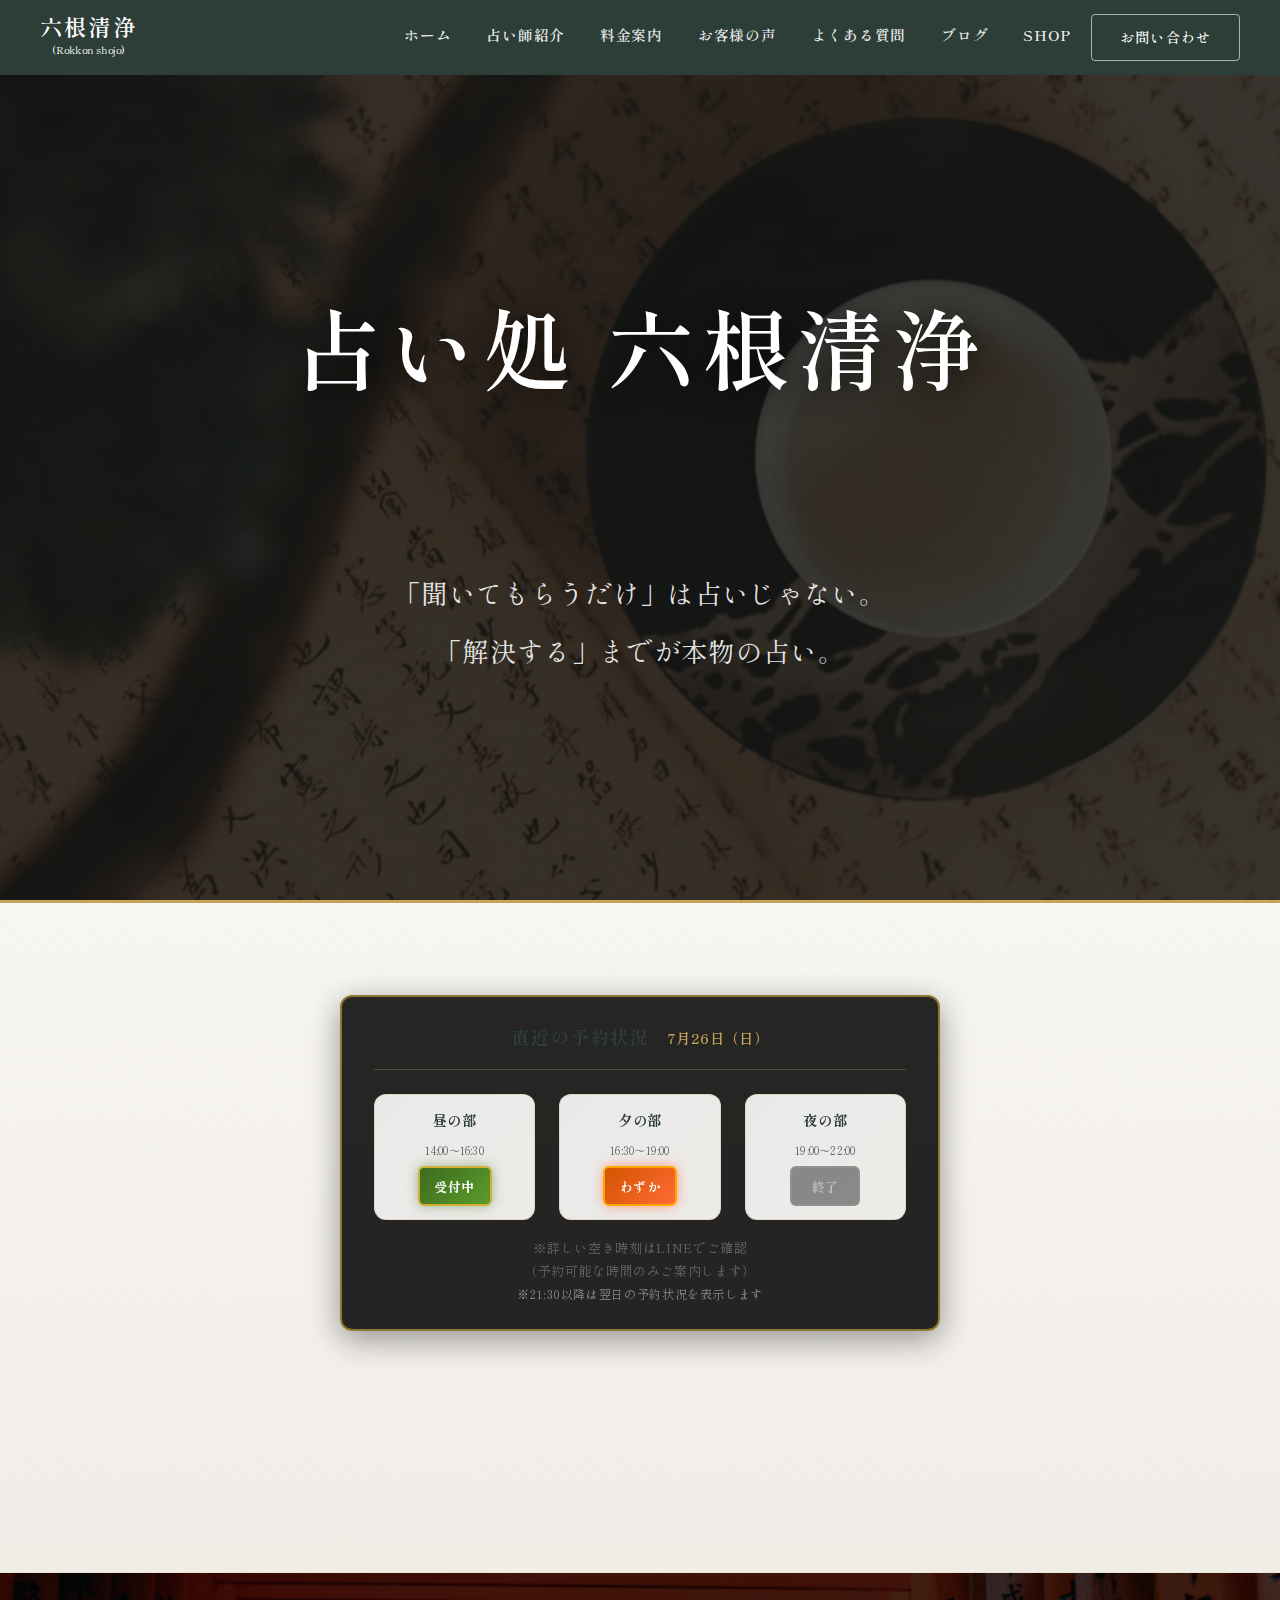
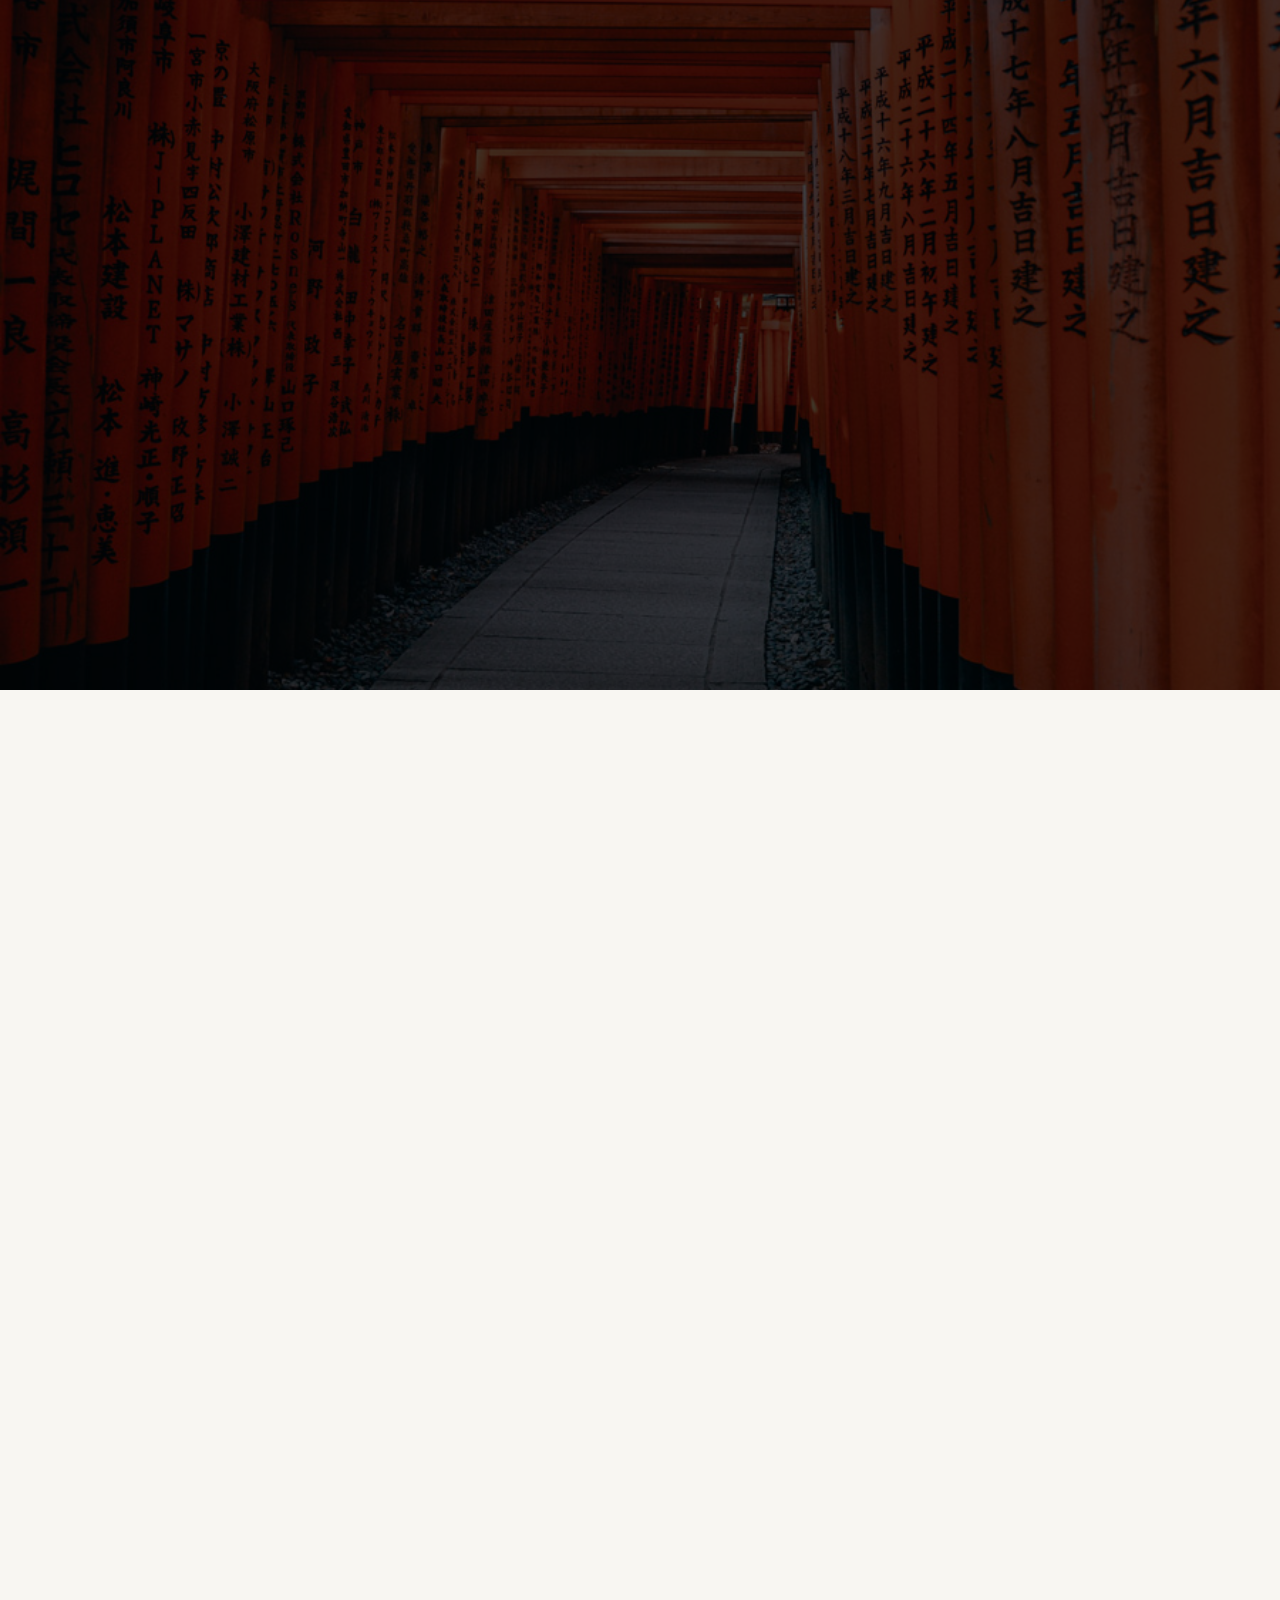
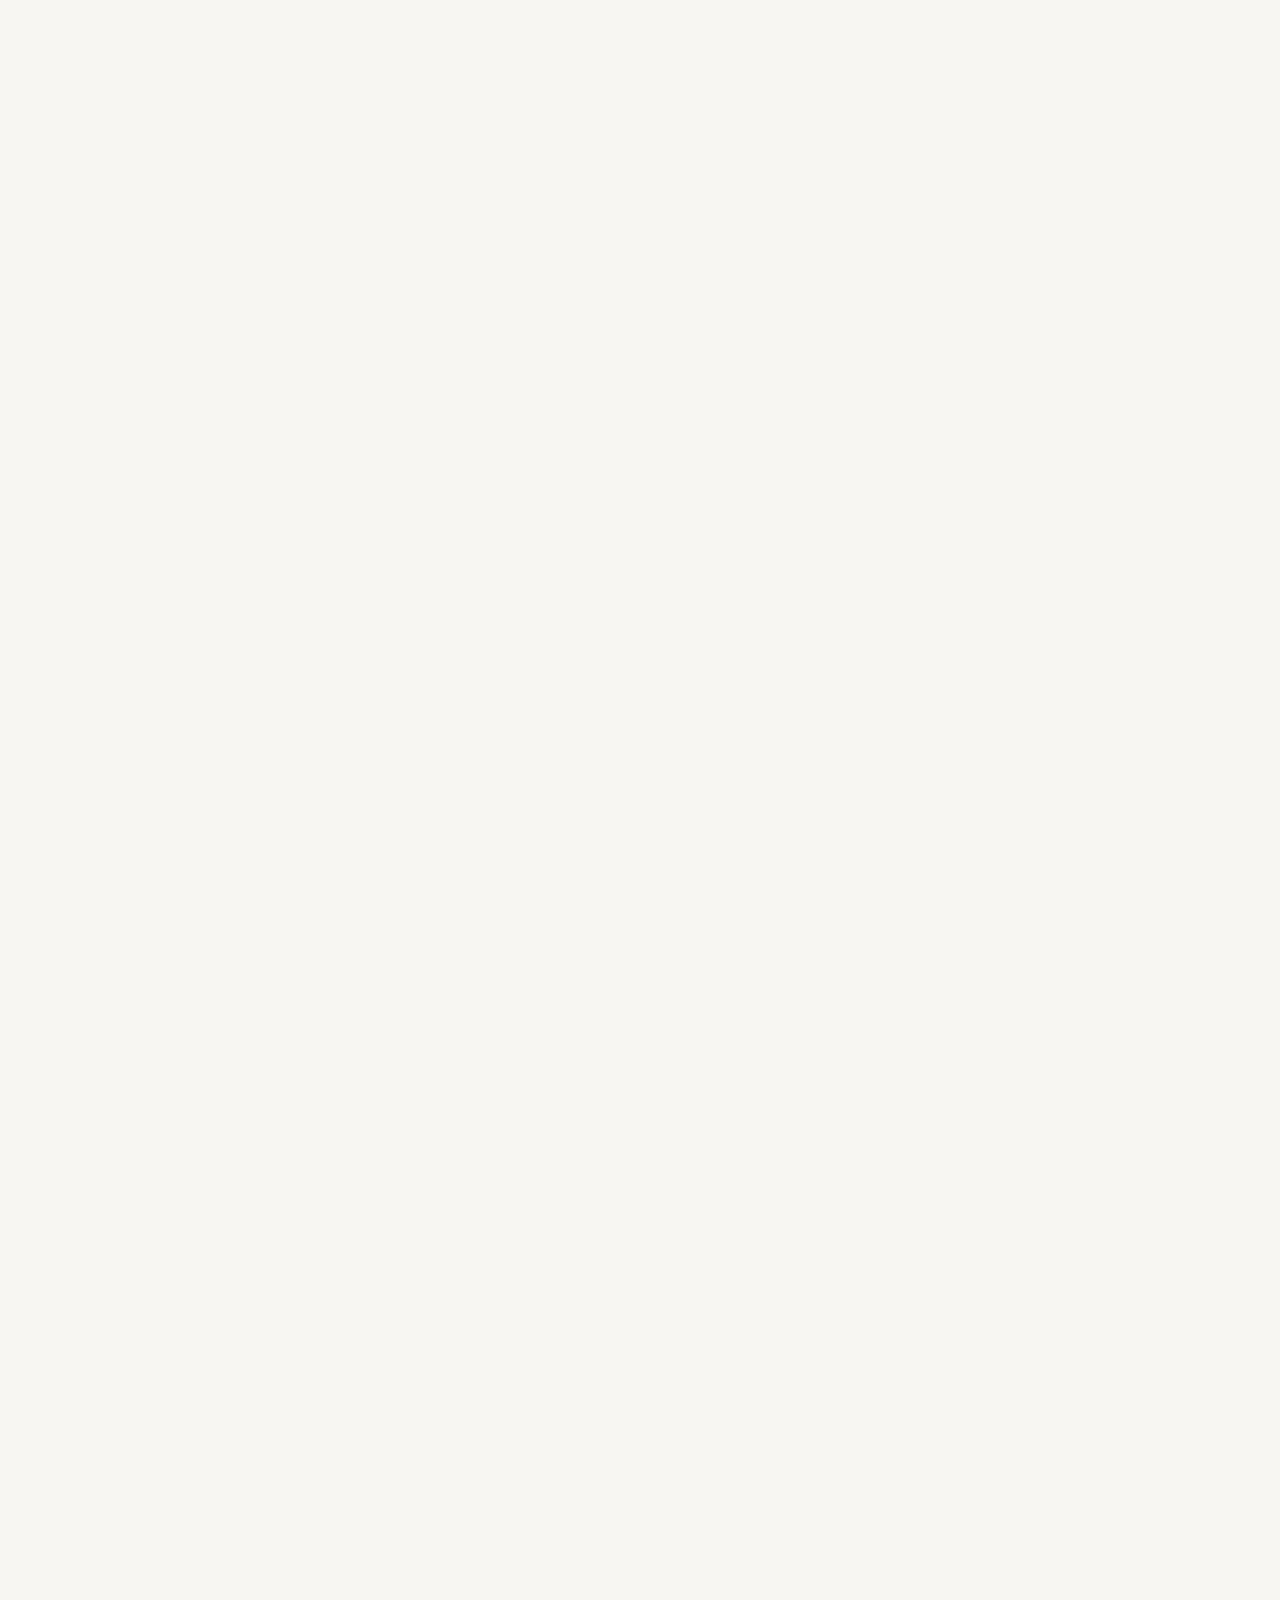
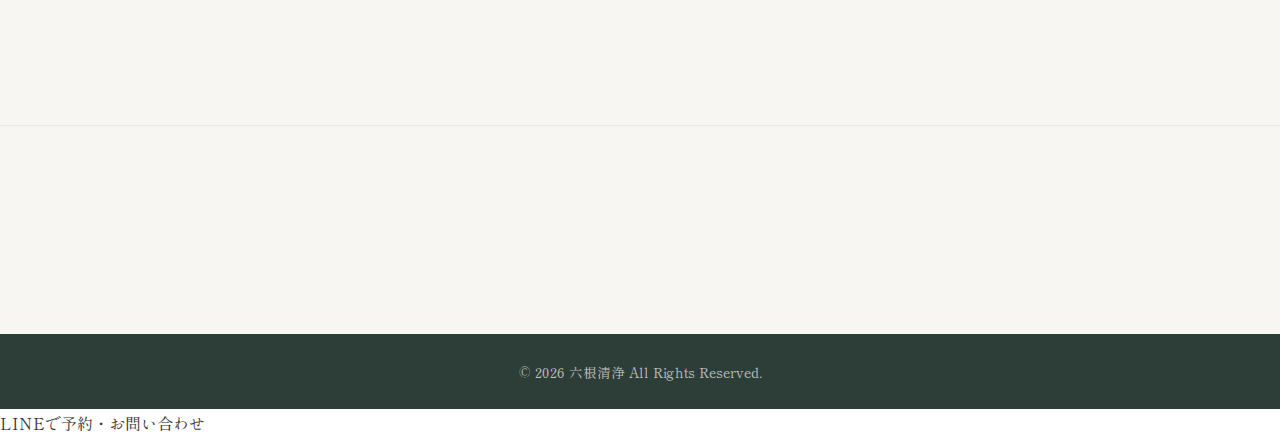
<file: index.html>
<!DOCTYPE html>
<html lang="ja">

<head>
    <meta charset="UTF-8">
    <meta name="viewport" content="width=device-width, initial-scale=1.0">

    <!-- Google tag (gtag.js) -->
    <script async src="https://www.googletagmanager.com/gtag/js?id=G-T47H5DSFTR"></script>
    <script>
        window.dataLayer = window.dataLayer || [];
        function gtag() { dataLayer.push(arguments); }
        gtag('js', new Date());

        gtag('config', 'G-T47H5DSFTR');
    </script>
    <title>占い処 六根清浄 | 名古屋栄の占い・四柱推命</title>
    <meta name="description" content="名古屋・栄にある占い処『六根清浄（ろっこんしょうじょう）』。四柱推命、タロットなど6つの占術で恋愛・仕事の迷いを晴らします。LINEで簡単予約。">

    <!-- OGP (SNSシェア設定) -->
    <meta property="og:type" content="website">
    <meta property="og:title" content="占い処 六根清浄 | 名古屋栄の占い">
    <meta property="og:description" content="「聞いてもらうだけ」は占いじゃない。「解決する」までが本物の占い。名古屋栄で実績No.1チェーン館出身の占い師が鑑定。">
    <meta property="og:url" content="https://uranai-rokkon.com/">
    <meta property="og:image" content="https://uranai-rokkon.com/images/otya.png">

    <!-- Favicon -->
    <link rel="icon" href="images/favicon.png">

    <!-- Google Fonts -->
    <link rel="preconnect" href="https://fonts.googleapis.com">
    <link rel="preconnect" href="https://fonts.gstatic.com" crossorigin>
    <link href="https://fonts.googleapis.com/css2?family=Shippori+Mincho:wght@400;500;600;700&display=swap"
        rel="stylesheet">

    <!-- CSS -->
    <link rel="stylesheet" href="css/style.css">
    <link rel="stylesheet" href="css/animations.css">

    <!-- JSON-LD (構造化データ) -->
    <script type="application/ld+json">
    {
      "@context": "https://schema.org",
      "@type": "LocalBusiness",
      "name": "占い処 六根清浄",
      "image": "https://uranai-rokkon.com/images/otya.png",
      "description": "名古屋の占い処。四柱推命、タロットなどで鑑定。",
      "address": {
        "@type": "PostalAddress",
        "addressLocality": "Nagoya",
        "addressRegion": "Aichi",
        "addressCountry": "JP"
      }
    }
    </script>
</head>

<body>

    <!-- ヘッダー -->
    <header class="header">
        <div class="header-inner">
            <a href="index.html" class="logo">
                <span class="logo-main">六根清浄</span>
                <span class="logo-sub">(Rokkon shojo)</span>
            </a>
            <div class="nav-wrapper">
                <nav class="nav">
                    <a href="index.html">ホーム</a>
                    <a href="about.html">占い師紹介</a>
                    <a href="pricing.html">料金案内</a>
                    <a href="testimonials.html">お客様の声</a>
                    <a href="faq.html">よくある質問</a>
                    <a href="blog.html">ブログ</a>
                    <a href="https://uranairokkon.base.shop" target="_blank">SHOP</a>
                </nav>
                <a href="https://docs.google.com/forms/d/e/1FAIpQLSdG_cRsdXN-z8HUmzwUdAv7exsxFM41qp-WLr6hGORGmQI28w/viewform?usp=header"
                    class="contact-btn" target="_blank">お問い合わせ</a>
            </div>
            <div class="menu-toggle" onclick="toggleMenu();" aria-label="メニュー">
                <span></span>
                <span></span>
                <span></span>
            </div>
        </div>
    </header>

    <!-- スクロール進捗バー -->
    <div class="scroll-progress" id="scrollProgress"></div>

    <!-- ヒーロー（コンパクト版） -->
    <section class="hero">
        <div class="hero-bg">
            <img src="images/otya.jpg" alt="六根清浄の雰囲気" width="1920" height="1080" loading="eager" fetchpriority="high">
        </div>
        <div class="hero-overlay"></div>
        <div class="hero-content">
            <h1 class="hero-title hero-reveal hero-reveal-title">占い処 六根清浄</h1>

            <div class="trust-badge hero-reveal hero-reveal-badge">
                名古屋栄チェーン館No.1実績 ｜ 鑑定1,500件+
            </div>

            <p class="hero-subtitle hero-reveal hero-reveal-subtitle">
                「聞いてもらうだけ」は占いじゃない。<br>
                「解決する」までが本物の占い。
            </p>
        </div>
    </section>

    <!-- ★★★ 予約状況セクション（LINEボタン込み） ★★★ -->
    <section class="availability-section">
        <div class="availability-inline" id="availabilityStatus">
            <div class="availability-header">
                <span class="availability-label">直近の予約状況</span>
                <span class="availability-date" id="todayDate">1月27日</span>
            </div>

            <div class="availability-parts">
                <div class="part-status-item">
                    <span class="part-name">昼の部</span>
                    <span class="part-time">14:00〜16:30</span>
                    <span class="part-badge available" data-part="day">受付中</span>
                </div>
                <div class="part-status-item">
                    <span class="part-name">夕の部</span>
                    <span class="part-time">16:30〜19:00</span>
                    <span class="part-badge limited" data-part="evening">わずか</span>
                </div>
                <div class="part-status-item">
                    <span class="part-name">夜の部</span>
                    <span class="part-time">19:00〜22:00</span>
                    <span class="part-badge full" data-part="night">終了</span>
                </div>
            </div>

            <div class="availability-note">
                ※詳しい空き時刻はLINEでご確認<br>
                （予約可能な時間のみご案内します）<br>
                <span style="font-size: 0.75rem; color: #888;">※21:30以降は翌日の予約状況を表示します</span>
            </div>

            <div class="all-full-message" id="allFullMessage">
                当日の受付は終了しました<br>
                <span style="font-size: 0.85rem; opacity: 0.9;">（21:30以降は自動的に翌日の予約状況を表示します）</span><br>
                翌日以降のご予約はLINEから可能です
            </div>
        </div>

        <!-- ★★★ LINEボタンをここに移動 ★★★ -->
        <div class="line-button-wrapper">
            <a href="https://lin.ee/SvZ69l0" class="hero-btn hero-reveal hero-reveal-btn">
                <img src="images/botan.png" alt="LINEでご予約はこちら" width="480" height="auto">
            </a>
        </div>
    </section>

    <!-- 六根清浄とは -->
    <section class="about-section">
        <div class="about-bg">
            <img src="images/torii.jpeg" alt="神社の鳥居" loading="lazy">
        </div>
        <div class="about-overlay"></div>
        <div class="about-content animate-on-scroll">
            <img src="images/rogo.png" alt="六根清浄ロゴ" class="about-logo" loading="lazy">
            <div class="about-title-wrap">
                <h2 class="about-title"><ruby>六<rt>ろっ</rt></ruby><ruby>根<rt>こん</rt></ruby><ruby>清<rt>しょう</rt></ruby><ruby>浄<rt>じょう</rt></ruby>とは</h2>
            </div>
            <div class="about-divider"></div>
            <p class="about-text">
                仏教用語で<span class="highlight">「六つの感覚を清める」</span><br>
                <span class="highlight">「心のノイズを消し本質を見る」</span><br>
                という意味。
            </p>
            <p class="about-text">
                当店では、この「六つ」にちなんで<br>
                <span class="methods">四柱推命・紫微斗数・易<br>
                    九星気学・タロット・オーラ視</span><br>
                という六つの占術を使って。
            </p>
            <p class="about-text">
                いろんな角度から見ることで、<br>
                あなたの<span class="highlight">迷いを晴らし</span>、<br>
                <span class="highlight">進む道を照らします。</span>
            </p>
            <div class="about-bottom-line"></div>
        </div>
    </section>

    <!-- ご予約の流れ -->
    <section class="flow-section">
        <div class="flow-inner">
            <h2 class="section-title animate-on-scroll">ご予約の流れ</h2>
            <p class="section-subtitle animate-on-scroll animate-delay-1">LINEで完結。シンプルで簡単な予約プロセス。</p>
            <div class="flow-steps">
                <div class="flow-step">
                    <div class="flow-number">1</div>
                    <div class="flow-line"></div>
                    <div class="flow-content">
                        <div class="flow-title">LINE公式アカウントを友だち追加</div>
                        <div class="flow-desc">下のボタンをタップして『六根清浄』公式LINEを友だち追加してください。</div>
                        <div class="flow-cta" style="margin: 20px 0 0 0;">
                            <a href="https://lin.ee/SvZ69l0" class="hero-btn">
                                <img src="images/botan.png" alt="LINEでご予約はこちら" style="max-width: 280px;">
                            </a>
                        </div>
                    </div>
                </div>
                <div class="flow-step">
                    <div class="flow-number">2</div>
                    <div class="flow-line"></div>
                    <div class="flow-content">
                        <div class="flow-title">「鑑定予約」ボタンをタップ</div>
                        <div class="flow-desc">LINEメニューから『鑑定予約』ボタンをタップします。</div>
                        <div class="flow-screenshot">
                            <img src="images/step2.png" alt="ステップ2:メニュー選択" loading="lazy">
                        </div>
                    </div>
                </div>
                <div class="flow-step">
                    <div class="flow-number">3</div>
                    <div class="flow-line"></div>
                    <div class="flow-content">
                        <div class="flow-title">形式・日時・時間などを自動ヒアリング</div>
                        <div class="flow-desc">
                            鑑定形式がオンラインか対面か、<br>
                            ご希望の日時と鑑定時間（30分〜）などを<br>
                            ヒアリングするのでボタンで簡単回答。
                        </div>
                        <div class="flow-screenshot larger">
                            <img src="images/step3.png" alt="ステップ3:ヒアリング" loading="lazy">
                        </div>
                    </div>
                </div>
                <div class="flow-step">
                    <div class="flow-number">4</div>
                    <div class="flow-line"></div>
                    <div class="flow-content">
                        <div class="flow-title">フォーム入力（約3分）</div>
                        <div class="flow-desc">
                            Googleフォームが自動で送られてきます。<br>
                            鑑定に必要なご質問内容やお生まれの日時などをお入力ください。<br>
                            フォーム送信で、予約が確定いたします。
                        </div>
                        <div class="flow-screenshot larger">
                            <img src="images/step4.png" alt="ステップ4:フォーム入力" loading="lazy">
                        </div>
                    </div>
                </div>
                <div class="flow-step">
                    <div class="flow-number">5</div>
                    <div class="flow-line"></div>
                    <div class="flow-content">
                        <div class="flow-title">お支払い先をLINEで受け取り</div>
                        <div class="flow-desc">
                            予約確定後、お支払い先をLINEでご案内いたします。<br>
                            <br>
                            <strong>オンライン鑑定：</strong>PayPay / 銀行振込<br>
                            お好きな方法でお手続きください。<br>
                            支払い完了後は「支払い報告ボタン」を押してください。<br>
                            <br>
                            <strong>対面鑑定：</strong>現地払いのためここはスルー<br>
                            当日、待ち合わせ場所でお支払いいただきます。
                        </div>
                        <div class="flow-note">※ 決済方法は今後増える予定です</div>
                    </div>
                </div>
                <div class="flow-step">
                    <div class="flow-number">6</div>
                    <div class="flow-content">
                        <div class="flow-title">当日のご案内をLINEで受け取り</div>
                        <div class="flow-desc">
                            鑑定の当日、詳細なご案内がLINEで届きます。<br>
                            <br>
                            <strong>【オンライン鑑定の場合】</strong><br>
                            Google MeetのURLをLINEでお送りします。<br>
                            URLを開くだけで参加でき、アプリ登録・会員登録は不要です。<br>
                            <br>
                            <strong>【対面鑑定の場合】</strong><br>
                            待ち合わせ場所と時間の詳細をLINEでご案内いたします。
                        </div>
                    </div>
                </div>
            </div>
        </div>
    </section>

    <!-- ページ導線 -->
    <section class="page-links">
        <div class="page-links-inner">
            <a href="about.html" class="page-link-card animate-on-scroll animate-delay-1">
                <span class="page-link-title">占い師紹介</span>
                <span class="page-link-desc">鑑定スタイル</span>
            </a>
            <a href="pricing.html" class="page-link-card animate-on-scroll animate-delay-2">
                <span class="page-link-title">料金案内</span>
                <span class="page-link-desc">コース・料金</span>
            </a>
            <a href="testimonials.html" class="page-link-card animate-on-scroll animate-delay-3">
                <span class="page-link-title">お客様の声</span>
                <span class="page-link-desc">実際のご感想</span>
            </a>
            <a href="faq.html" class="page-link-card animate-on-scroll animate-delay-4">
                <span class="page-link-title">よくある質問</span>
                <span class="page-link-desc">Q&A</span>
            </a>
            <a href="blog.html" class="page-link-card animate-on-scroll animate-delay-4">
                <span class="page-link-title">ブログ</span>
                <span class="page-link-desc">コラム</span>
            </a>
        </div>
    </section>

    <!-- フッター -->
    <footer class="footer">
        <div class="footer-content">
            © 2026 六根清浄 All Rights Reserved.
        </div>
    </footer>

    <button type="button" id="back-to-top" class="back-to-top" aria-label="トップへ戻る">↑</button>

    <!-- スマホ追従予約ボタン -->
    <a href="https://lin.ee/SvZ69l0" class="sticky-reservation-btn" target="_blank">
        <span class="sticky-text">LINEで予約・お問い合わせ</span>
    </a>

    <script src="js/main.js"></script>
</body>

</html>
</file>
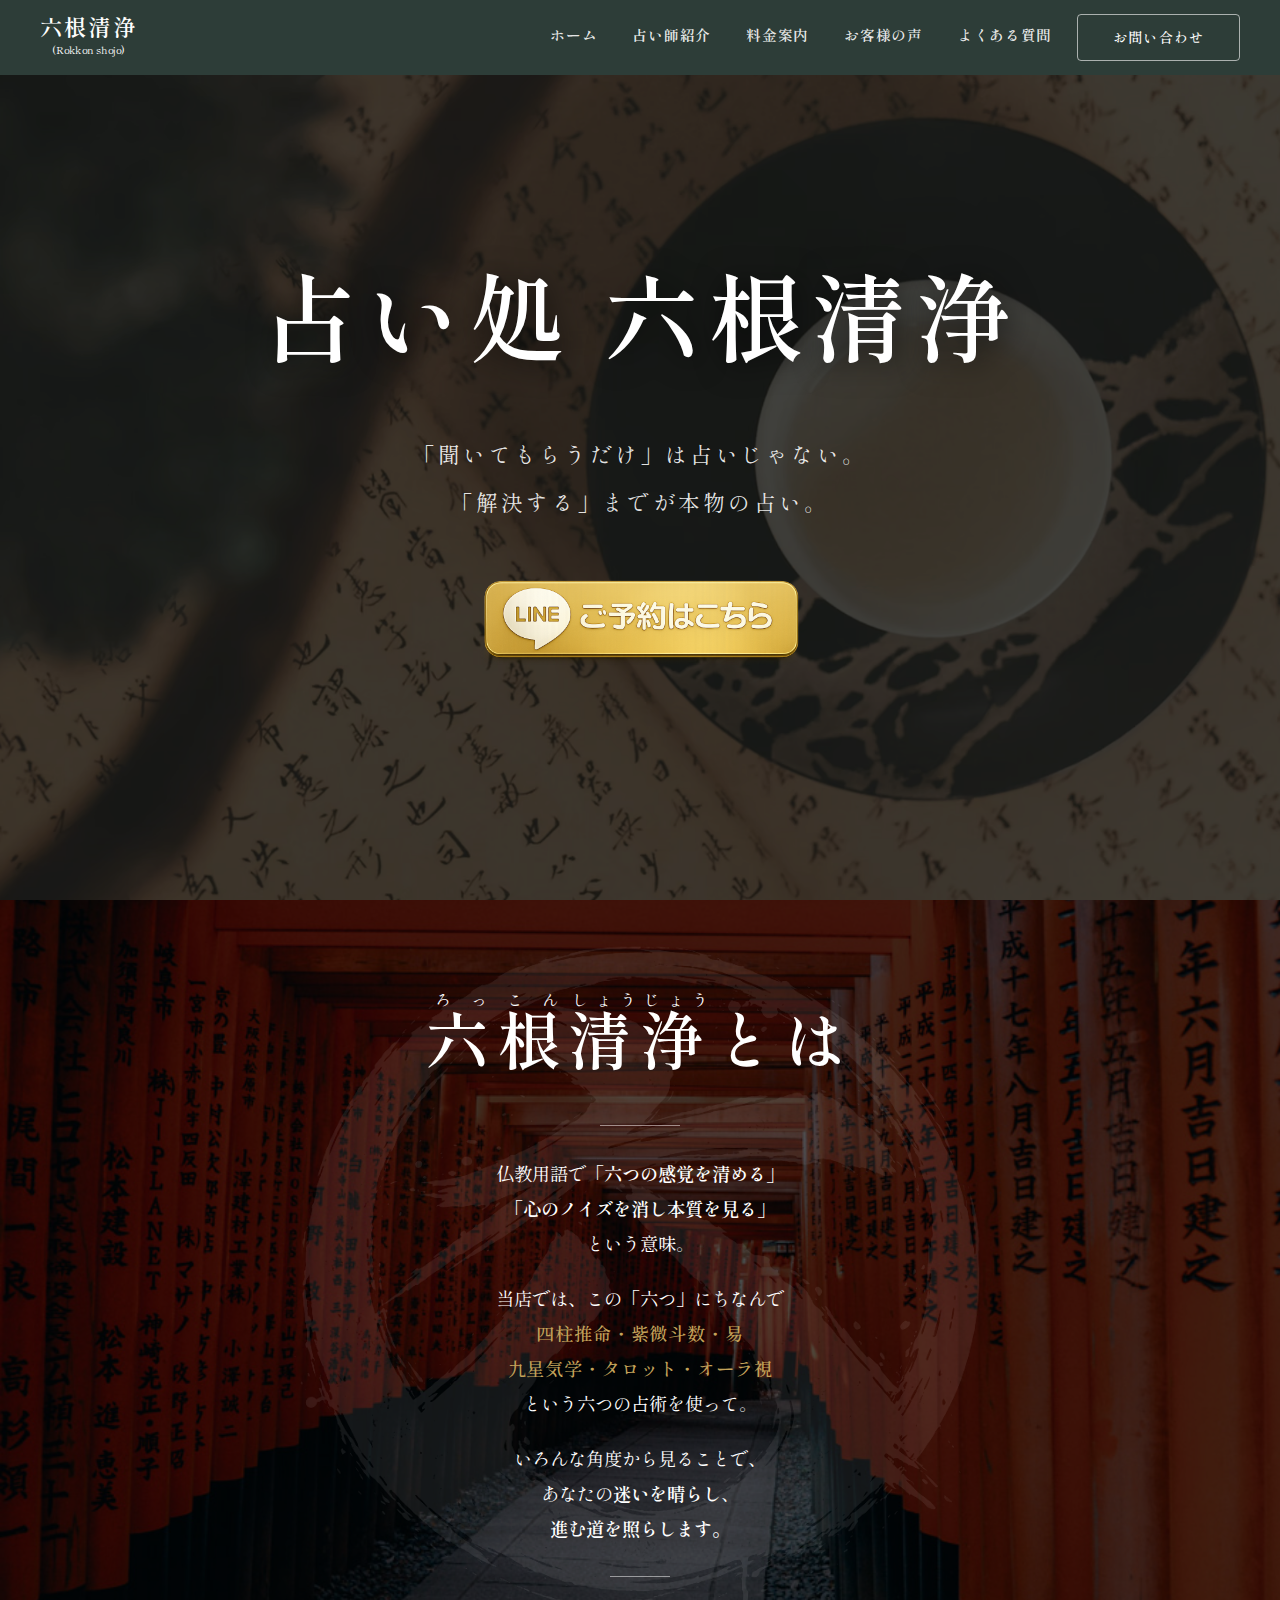
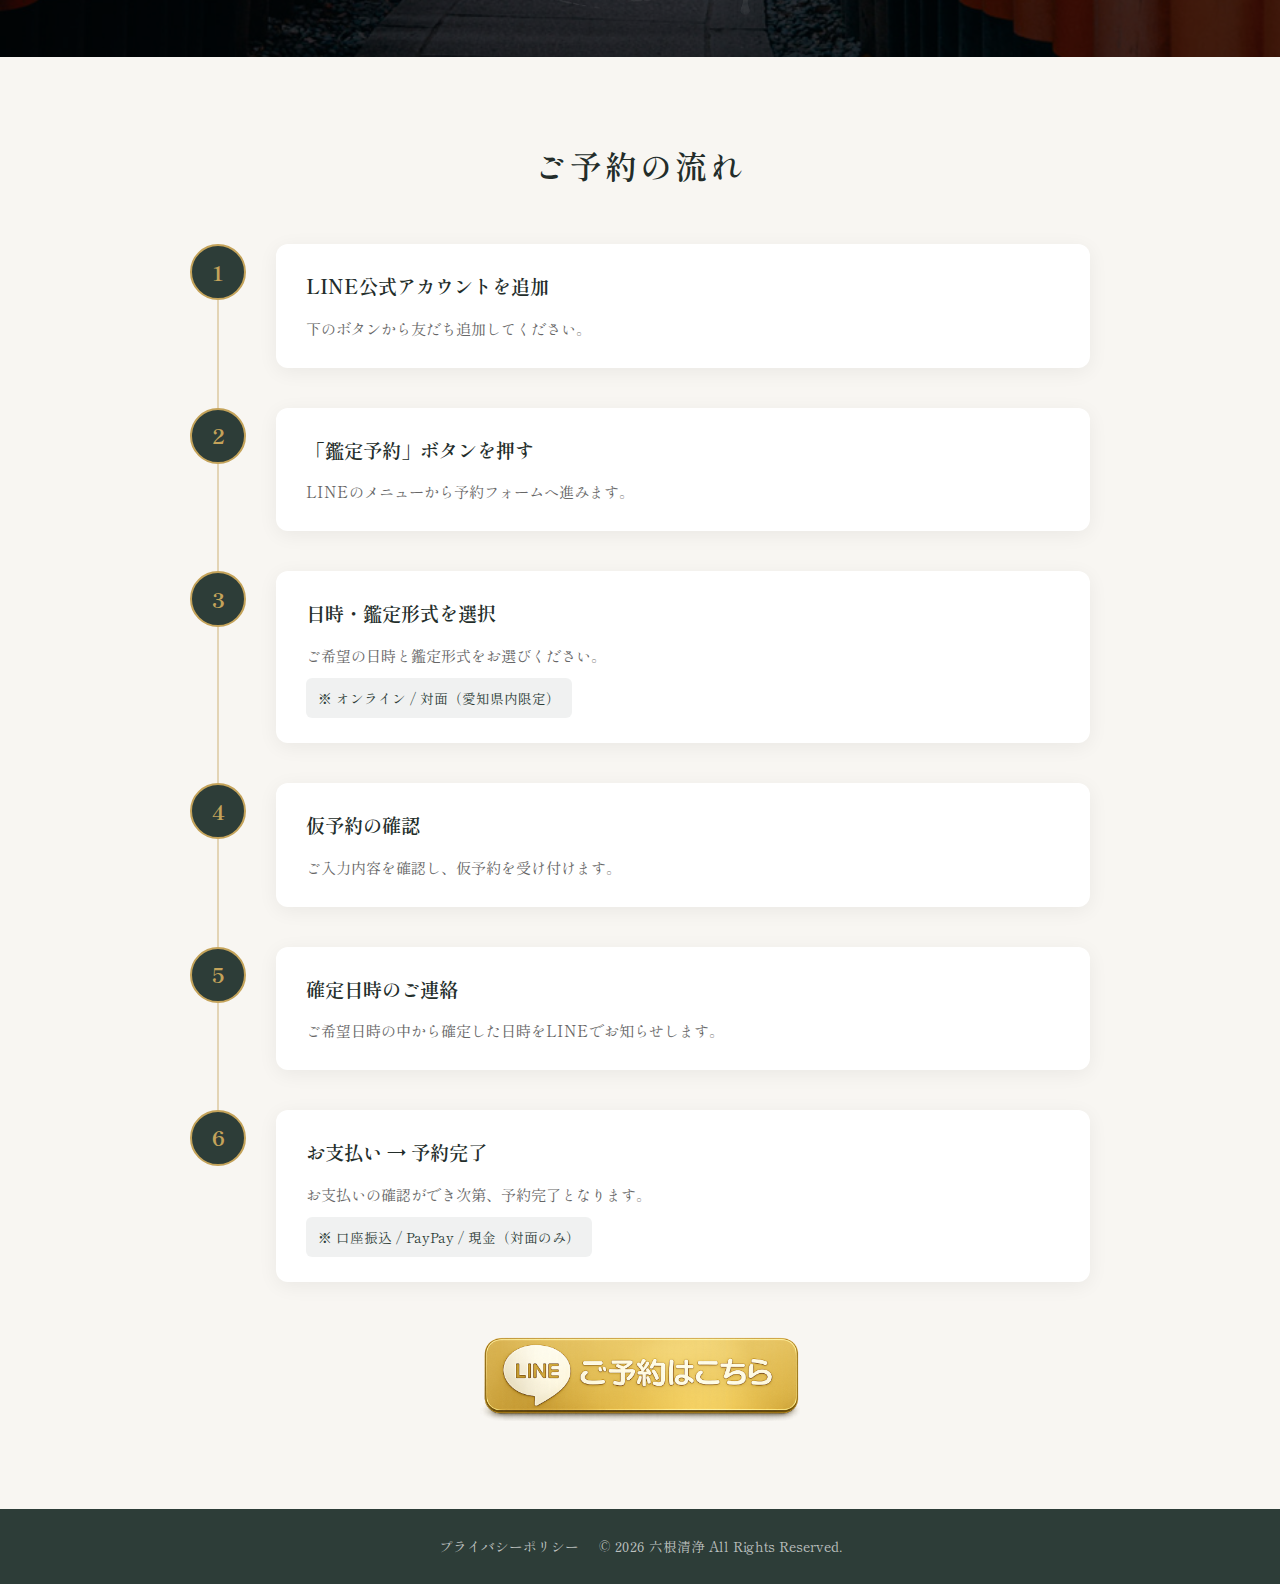
<file: 占いサイト/index.html>
<!DOCTYPE html>
<html lang="ja">
<head>
    <meta charset="UTF-8">
    <meta name="viewport" content="width=device-width, initial-scale=1.0">
    <title>占い処 六根清浄</title>
    <link rel="preconnect" href="https://fonts.googleapis.com">
    <link rel="preconnect" href="https://fonts.gstatic.com" crossorigin>
    <link href="https://fonts.googleapis.com/css2?family=Shippori+Mincho:wght@400;500;600;700&display=swap" rel="stylesheet">
    <style>
        * {
            margin: 0;
            padding: 0;
            box-sizing: border-box;
        }

        html {
            scroll-behavior: smooth;
        }

        body {
            font-family: 'Shippori Mincho', serif;
            color: #333;
            line-height: 1.8;
        }

        a {
            text-decoration: none;
            color: inherit;
        }

        :root {
            --color-primary: #2d3d38;
            --color-primary-dark: #232d2a;
            --color-gold: #c4a35a;
            --color-text-white: #ffffff;
            --color-text-light: rgba(255,255,255,0.9);
            --color-cream: #f8f6f2;
        }

        /* ========== ヘッダー ========== */
        .header {
            position: fixed;
            top: 0;
            left: 0;
            width: 100%;
            background: var(--color-primary);
            z-index: 1000;
            padding: 0 40px;
        }

        .header-inner {
            max-width: 1400px;
            margin: 0 auto;
            display: flex;
            justify-content: space-between;
            align-items: center;
            height: 75px;
        }

        .logo {
            color: var(--color-text-white);
            text-align: center;
        }

        .logo-main {
            font-size: 1.4rem;
            font-weight: 600;
            letter-spacing: 0.1em;
            display: block;
            line-height: 1;
        }

        .logo-sub {
            display: block;
            font-size: 0.65rem;
            color: var(--color-text-white);
            letter-spacing: 0.02em;
            margin-top: 3px;
            font-weight: 400;
        }

        .nav-wrapper {
            display: flex;
            align-items: center;
            gap: 25px;
        }

        .nav {
            display: flex;
            gap: 35px;
            align-items: center;
        }

        .nav a {
            color: var(--color-text-light);
            font-size: 0.92rem;
            letter-spacing: 0.05em;
            transition: all 0.3s;
            font-weight: 600;
            position: relative;
            padding-bottom: 5px;
        }

        .nav a::after {
            content: '';
            position: absolute;
            bottom: 0;
            left: 50%;
            width: 0;
            height: 1px;
            background: var(--color-gold);
            transition: all 0.3s;
            transform: translateX(-50%);
        }

        .nav a:hover::after {
            width: 100%;
        }

        .nav a:hover {
            color: var(--color-gold);
        }

        .contact-btn {
            background: transparent;
            color: var(--color-text-white);
            padding: 10px 35px;
            border-radius: 4px;
            font-size: 0.88rem;
            font-weight: 500;
            letter-spacing: 0.08em;
            transition: all 0.3s;
            border: 1px solid rgba(255,255,255,0.6);
        }

        .contact-btn:hover {
            background: rgba(255,255,255,0.1);
            border-color: var(--color-text-white);
        }

        /* ========== ヒーロー ========== */
        .hero {
            position: relative;
            height: 100vh;
            min-height: 800px;
            display: flex;
            align-items: center;
            justify-content: center;
            text-align: center;
            color: #fff;
            overflow: hidden;
        }

        .hero-bg {
            position: absolute;
            inset: 0;
            z-index: -2;
        }

        .hero-bg img {
            width: 100%;
            height: 100%;
            object-fit: cover;
            object-position: center center;
        }

        .hero-overlay {
            position: absolute;
            inset: 0;
            background: rgba(0,0,0,0.5);
            z-index: -1;
        }

        .hero-content {
            padding: 20px;
        }

        .hero-title {
            font-size: 6rem;
            font-weight: 600;
            letter-spacing: 0.08em;
            margin-bottom: 30px;
            color: var(--color-text-white);
            text-shadow: 3px 3px 30px rgba(0,0,0,0.7);
        }

        .hero-subtitle {
            font-size: 1.35rem;
            font-weight: 400;
            letter-spacing: 0.15em;
            margin-bottom: 50px;
            line-height: 2.2;
            color: var(--color-text-light);
        }

        .hero-btn {
            display: inline-block;
            transition: transform 0.3s;
        }

        .hero-btn:hover {
            transform: scale(1.05);
        }

        .hero-btn img {
            max-width: 320px;
            height: auto;
        }

        /* ========== 六根清浄とは ========== */
        .about-section {
            position: relative;
            padding: 80px 20px;
            text-align: center;
            color: #fff;
            overflow: hidden;
        }

        .about-bg {
            position: absolute;
            inset: 0;
            z-index: -2;
        }

        .about-bg img {
            width: 100%;
            height: 100%;
            object-fit: cover;
        }

        .about-overlay {
            position: absolute;
            inset: 0;
            background: rgba(0,0,0,0.75);
            z-index: -1;
        }

        .about-content {
            max-width: 800px;
            margin: 0 auto;
            position: relative;
        }

        .about-logo {
            position: absolute;
            top: 50%;
            left: 50%;
            transform: translate(-50%, -50%);
            width: 900px;
            height: auto;
            opacity: 0.08;
            z-index: 1;
            pointer-events: none;
        }

        .about-title-wrap {
            margin-bottom: 30px;
            position: relative;
            z-index: 2;
        }

        .about-title {
            font-size: 4rem;
            font-weight: 600;
            letter-spacing: 0.12em;
            color: var(--color-text-white);
            white-space: nowrap;
        }

        .about-title ruby {
            ruby-position: over;
        }

        .about-title ruby rt {
            font-size: 1rem;
            font-weight: 400;
            letter-spacing: 0;
            line-height: 2.5;
        }

        .about-divider {
            width: 80px;
            height: 1px;
            background: var(--color-text-white);
            margin: 0 auto 30px;
            opacity: 0.5;
            position: relative;
            z-index: 2;
        }

        .about-text {
            font-size: 1.15rem;
            line-height: 1.9;
            margin-bottom: 20px;
            color: var(--color-text-white);
            position: relative;
            z-index: 2;
        }

        .about-text .highlight {
            font-weight: 600;
        }

        .about-text .methods {
            color: var(--color-gold);
            font-weight: 500;
            letter-spacing: 0.05em;
        }

        .about-bottom-line {
            width: 60px;
            height: 1px;
            background: var(--color-text-white);
            margin: 30px auto 0;
            opacity: 0.5;
            position: relative;
            z-index: 2;
        }

        /* ========== ご予約の流れ ========== */
        .flow-section {
            background: var(--color-cream);
            padding: 80px 20px;
        }

        .flow-inner {
            max-width: 900px;
            margin: 0 auto;
        }

        .section-title {
            text-align: center;
            font-size: 2rem;
            font-weight: 600;
            color: var(--color-primary-dark);
            margin-bottom: 50px;
            letter-spacing: 0.1em;
        }

        .flow-steps {
            display: flex;
            flex-direction: column;
        }

        .flow-step {
            display: flex;
            align-items: flex-start;
            gap: 30px;
            position: relative;
            padding-bottom: 40px;
        }

        .flow-step:last-child {
            padding-bottom: 0;
        }

        .flow-line {
            position: absolute;
            left: 27px;
            top: 56px;
            bottom: 0;
            width: 2px;
            background: var(--color-gold);
            opacity: 0.4;
        }

        .flow-step:last-child .flow-line {
            display: none;
        }

        .flow-number {
            width: 56px;
            height: 56px;
            background: var(--color-primary);
            color: var(--color-gold);
            border-radius: 50%;
            display: flex;
            align-items: center;
            justify-content: center;
            font-size: 1.3rem;
            font-weight: 700;
            flex-shrink: 0;
            border: 2px solid var(--color-gold);
        }

        .flow-content {
            flex: 1;
            background: #fff;
            border-radius: 12px;
            padding: 25px 30px;
            box-shadow: 0 4px 20px rgba(0,0,0,0.06);
        }

        .flow-title {
            font-size: 1.2rem;
            font-weight: 600;
            color: var(--color-primary-dark);
            margin-bottom: 10px;
        }

        .flow-desc {
            font-size: 0.95rem;
            color: #666;
            line-height: 1.9;
        }

        .flow-note {
            font-size: 0.85rem;
            color: var(--color-primary);
            margin-top: 8px;
            padding: 8px 12px;
            background: rgba(61, 79, 72, 0.08);
            border-radius: 6px;
            display: inline-block;
        }

        .flow-cta {
            text-align: center;
            margin-top: 50px;
        }

        .flow-cta .hero-btn img {
            max-width: 320px;
        }

        /* ========== フッター ========== */
        .footer {
            background: var(--color-primary);
            color: rgba(255,255,255,0.7);
            text-align: center;
            padding: 25px 20px;
            height: 75px;
            display: flex;
            align-items: center;
            justify-content: center;
        }

        .footer-content {
            font-size: 0.85rem;
        }

        .footer-content a {
            color: rgba(255,255,255,0.7);
            margin-right: 20px;
            transition: color 0.3s;
        }

        .footer-content a:hover {
            color: var(--color-gold);
        }

        /* ========== レスポンシブ ========== */
        @media (max-width: 1100px) {
            .header {
                padding: 0 20px;
            }
            .nav {
                gap: 20px;
            }
            .nav a {
                font-size: 0.8rem;
            }
            .contact-btn {
                padding: 10px 18px;
                font-size: 0.8rem;
            }
            .hero-title {
                font-size: 4rem;
            }
            .about-title {
                font-size: 3rem;
            }
        }

        @media (max-width: 900px) {
            .header-inner {
                height: 60px;
            }
            .logo-main {
                font-size: 1.1rem;
            }
            .nav {
                gap: 15px;
            }
            .nav a {
                font-size: 0.75rem;
            }
            .contact-btn {
                padding: 8px 14px;
                font-size: 0.75rem;
            }
            .hero {
                min-height: 60vh;
                padding-top: 60px;
            }
            .hero-title {
                font-size: 2rem;
            }
            .hero-subtitle {
                font-size: 1rem;
            }
            .hero-btn img {
                max-width: 280px;
            }
            .about-section {
                padding: 60px 20px;
            }
            .about-title {
                font-size: 1.8rem;
            }
            .about-title ruby rt {
                font-size: 0.7rem;
            }
            .about-text {
                font-size: 0.95rem;
            }
            .flow-section {
                padding: 60px 20px;
            }
            .section-title {
                font-size: 1.8rem;
            }
            .flow-step {
                gap: 20px;
            }
            .flow-number {
                width: 46px;
                height: 46px;
                font-size: 1.1rem;
            }
            .flow-line {
                left: 22px;
                top: 48px;
            }
            .flow-content {
                padding: 20px;
            }
            .flow-title {
                font-size: 1.05rem;
            }
            .flow-desc {
                font-size: 0.9rem;
            }
            .footer {
                height: auto;
                padding: 20px;
            }
            .footer-content {
                font-size: 0.75rem;
            }
        }

        @media (max-width: 600px) {
            .nav {
                gap: 8px;
            }
            .nav a {
                font-size: 0.65rem;
            }
            .contact-btn {
                padding: 6px 10px;
                font-size: 0.65rem;
            }
            .hero-title {
                font-size: 1.6rem;
            }
            .about-title {
                font-size: 1.5rem;
            }
        }

        @media (max-width: 768px) {
            /* ヘッダーをハンバーガーメニューに */
            .nav-wrapper {
                display: none;
                position: fixed;
                top: 60px;
                left: 0;
                width: 100%;
                background: var(--color-primary);
                flex-direction: column;
                padding: 20px;
                gap: 0;
                z-index: 999;
            }
            .nav-wrapper.active {
                display: flex;
            }
            .nav {
                flex-direction: column;
                gap: 0;
                width: 100%;
            }
            .nav a {
                padding: 15px 0;
                font-size: 1rem;
                border-bottom: 1px solid rgba(255,255,255,0.1);
                width: 100%;
                text-align: center;
            }
            .nav a::after {
                display: none;
            }
            .contact-btn {
                margin-top: 15px;
                padding: 12px 30px;
                font-size: 1rem;
                text-align: center;
            }
            .menu-toggle {
                display: flex !important;
            }

            /* ヒーロー */
            .hero {
                min-height: 80vh;
                padding-top: 60px;
            }
            .hero-content {
                padding: 20px;
            }
            .hero-title {
                font-size: 1.8rem;
                letter-spacing: 0.05em;
                margin-bottom: 20px;
            }
            .hero-subtitle {
                font-size: 0.9rem;
                line-height: 2;
                margin-bottom: 30px;
            }
            .hero-btn img {
                max-width: 240px;
            }

            /* 六根清浄とは */
            .about-section {
                padding: 50px 20px;
            }
            .about-title {
                font-size: 1.6rem;
                letter-spacing: 0.05em;
                white-space: normal;
            }
            .about-title ruby rt {
                font-size: 0.55rem;
                line-height: 2;
            }
            .about-text {
                font-size: 0.85rem;
                line-height: 1.8;
            }
            .about-logo {
                width: 250px;
                opacity: 0.06;
            }
            .about-divider {
                margin: 0 auto 25px;
            }

            /* ご予約の流れ */
            .flow-section {
                padding: 50px 15px;
            }
            .section-title {
                font-size: 1.4rem;
                margin-bottom: 35px;
            }
            .flow-step {
                gap: 12px;
                padding-bottom: 25px;
            }
            .flow-number {
                width: 36px;
                height: 36px;
                font-size: 0.9rem;
                flex-shrink: 0;
            }
            .flow-line {
                left: 17px;
                top: 40px;
            }
            .flow-content {
                padding: 15px;
            }
            .flow-title {
                font-size: 0.95rem;
            }
            .flow-desc {
                font-size: 0.8rem;
                line-height: 1.7;
            }
            .flow-note {
                font-size: 0.75rem;
                padding: 6px 10px;
            }
            .flow-cta {
                margin-top: 35px;
            }
            .flow-cta .hero-btn img {
                max-width: 240px;
            }
        }

        /* ハンバーガーメニュー */
        .menu-toggle {
            display: none;
            flex-direction: column;
            justify-content: center;
            gap: 5px;
            width: 28px;
            height: 28px;
            cursor: pointer;
        }
        .menu-toggle span {
            display: block;
            width: 100%;
            height: 2px;
            background: #fff;
            transition: 0.3s;
        }
    </style>
</head>
<body>

    <!-- ヘッダー -->
    <header class="header">
        <div class="header-inner">
            <a href="index.html" class="logo">
                <span class="logo-main">六根清浄</span>
                <span class="logo-sub">(Rokkon shojo)</span>
            </a>
            <div class="nav-wrapper">
                <nav class="nav">
                    <a href="index.html">ホーム</a>
                    <a href="about.html">占い師紹介</a>
                    <a href="pricing.html">料金案内</a>
                    <a href="testimonials.html">お客様の声</a>
                    <a href="faq.html">よくある質問</a>
                </nav>
                <a href="https://lin.ee/SvZ69l0" class="contact-btn">お問い合わせ</a>
            </div>
            <div class="menu-toggle" onclick="toggleMenu()">
                <span></span>
                <span></span>
                <span></span>
            </div>
        </div>
    </header>

    <!-- ヒーロー -->
    <section class="hero">
        <div class="hero-bg">
            <img src="images/otya.png" alt="">
        </div>
        <div class="hero-overlay"></div>
        <div class="hero-content">
            <h1 class="hero-title">占い処 六根清浄</h1>
            <p class="hero-subtitle">
                「聞いてもらうだけ」は占いじゃない。<br>
                「解決する」までが本物の占い。
            </p>
            <a href="https://lin.ee/SvZ69l0" class="hero-btn">
                <img src="images/botan.png" alt="LINEでご予約はこちら">
            </a>
        </div>
    </section>

    <!-- 六根清浄とは -->
    <section class="about-section">
        <div class="about-bg">
            <img src="images/torii.jpeg" alt="">
        </div>
        <div class="about-overlay"></div>
        <div class="about-content">
            <img src="images/rogo.png" alt="" class="about-logo">
            <div class="about-title-wrap">
                <h2 class="about-title"><ruby>六<rt>ろっ</rt></ruby><ruby>根<rt>こん</rt></ruby><ruby>清<rt>しょう</rt></ruby><ruby>浄<rt>じょう</rt></ruby>とは</h2>
            </div>
            <div class="about-divider"></div>
            <p class="about-text">
                仏教用語で<span class="highlight">「六つの感覚を清める」</span><br>
                <span class="highlight">「心のノイズを消し本質を見る」</span><br>
                という意味。
            </p>
            <p class="about-text">
                当店では、この「六つ」にちなんで<br>
                <span class="methods">四柱推命・紫微斗数・易<br>
                九星気学・タロット・オーラ視</span><br>
                という六つの占術を使って。
            </p>
            <p class="about-text">
                いろんな角度から見ることで、<br>
                あなたの<span class="highlight">迷いを晴らし</span>、<br>
                <span class="highlight">進む道を照らします。</span>
            </p>
            <div class="about-bottom-line"></div>
        </div>
    </section>

    <!-- ご予約の流れ -->
    <section class="flow-section">
        <div class="flow-inner">
            <h2 class="section-title">ご予約の流れ</h2>
            <div class="flow-steps">
                <div class="flow-step">
                    <div class="flow-number">1</div>
                    <div class="flow-line"></div>
                    <div class="flow-content">
                        <div class="flow-title">LINE公式アカウントを追加</div>
                        <div class="flow-desc">下のボタンから友だち追加してください。</div>
                    </div>
                </div>
                <div class="flow-step">
                    <div class="flow-number">2</div>
                    <div class="flow-line"></div>
                    <div class="flow-content">
                        <div class="flow-title">「鑑定予約」ボタンを押す</div>
                        <div class="flow-desc">LINEのメニューから予約フォームへ進みます。</div>
                    </div>
                </div>
                <div class="flow-step">
                    <div class="flow-number">3</div>
                    <div class="flow-line"></div>
                    <div class="flow-content">
                        <div class="flow-title">日時・鑑定形式を選択</div>
                        <div class="flow-desc">ご希望の日時と鑑定形式をお選びください。</div>
                        <div class="flow-note">※ オンライン / 対面（愛知県内限定）</div>
                    </div>
                </div>
                <div class="flow-step">
                    <div class="flow-number">4</div>
                    <div class="flow-line"></div>
                    <div class="flow-content">
                        <div class="flow-title">仮予約の確認</div>
                        <div class="flow-desc">ご入力内容を確認し、仮予約を受け付けます。</div>
                    </div>
                </div>
                <div class="flow-step">
                    <div class="flow-number">5</div>
                    <div class="flow-line"></div>
                    <div class="flow-content">
                        <div class="flow-title">確定日時のご連絡</div>
                        <div class="flow-desc">ご希望日時の中から確定した日時をLINEでお知らせします。</div>
                    </div>
                </div>
                <div class="flow-step">
                    <div class="flow-number">6</div>
                    <div class="flow-content">
                        <div class="flow-title">お支払い → 予約完了</div>
                        <div class="flow-desc">お支払いの確認ができ次第、予約完了となります。</div>
                        <div class="flow-note">※ 口座振込 / PayPay / 現金（対面のみ）</div>
                    </div>
                </div>
            </div>
            <div class="flow-cta">
                <a href="https://lin.ee/SvZ69l0" class="hero-btn">
                    <img src="images/botan.png" alt="LINEでご予約はこちら">
                </a>
            </div>
        </div>
    </section>

    <!-- フッター -->
    <footer class="footer">
        <div class="footer-content">
            <a href="#">プライバシーポリシー</a>© 2026 六根清浄 All Rights Reserved.
        </div>
    </footer>

    <script>
        function toggleMenu() {
            document.querySelector('.nav-wrapper').classList.toggle('active');
        }
    </script>

</body>
</html>
</file>
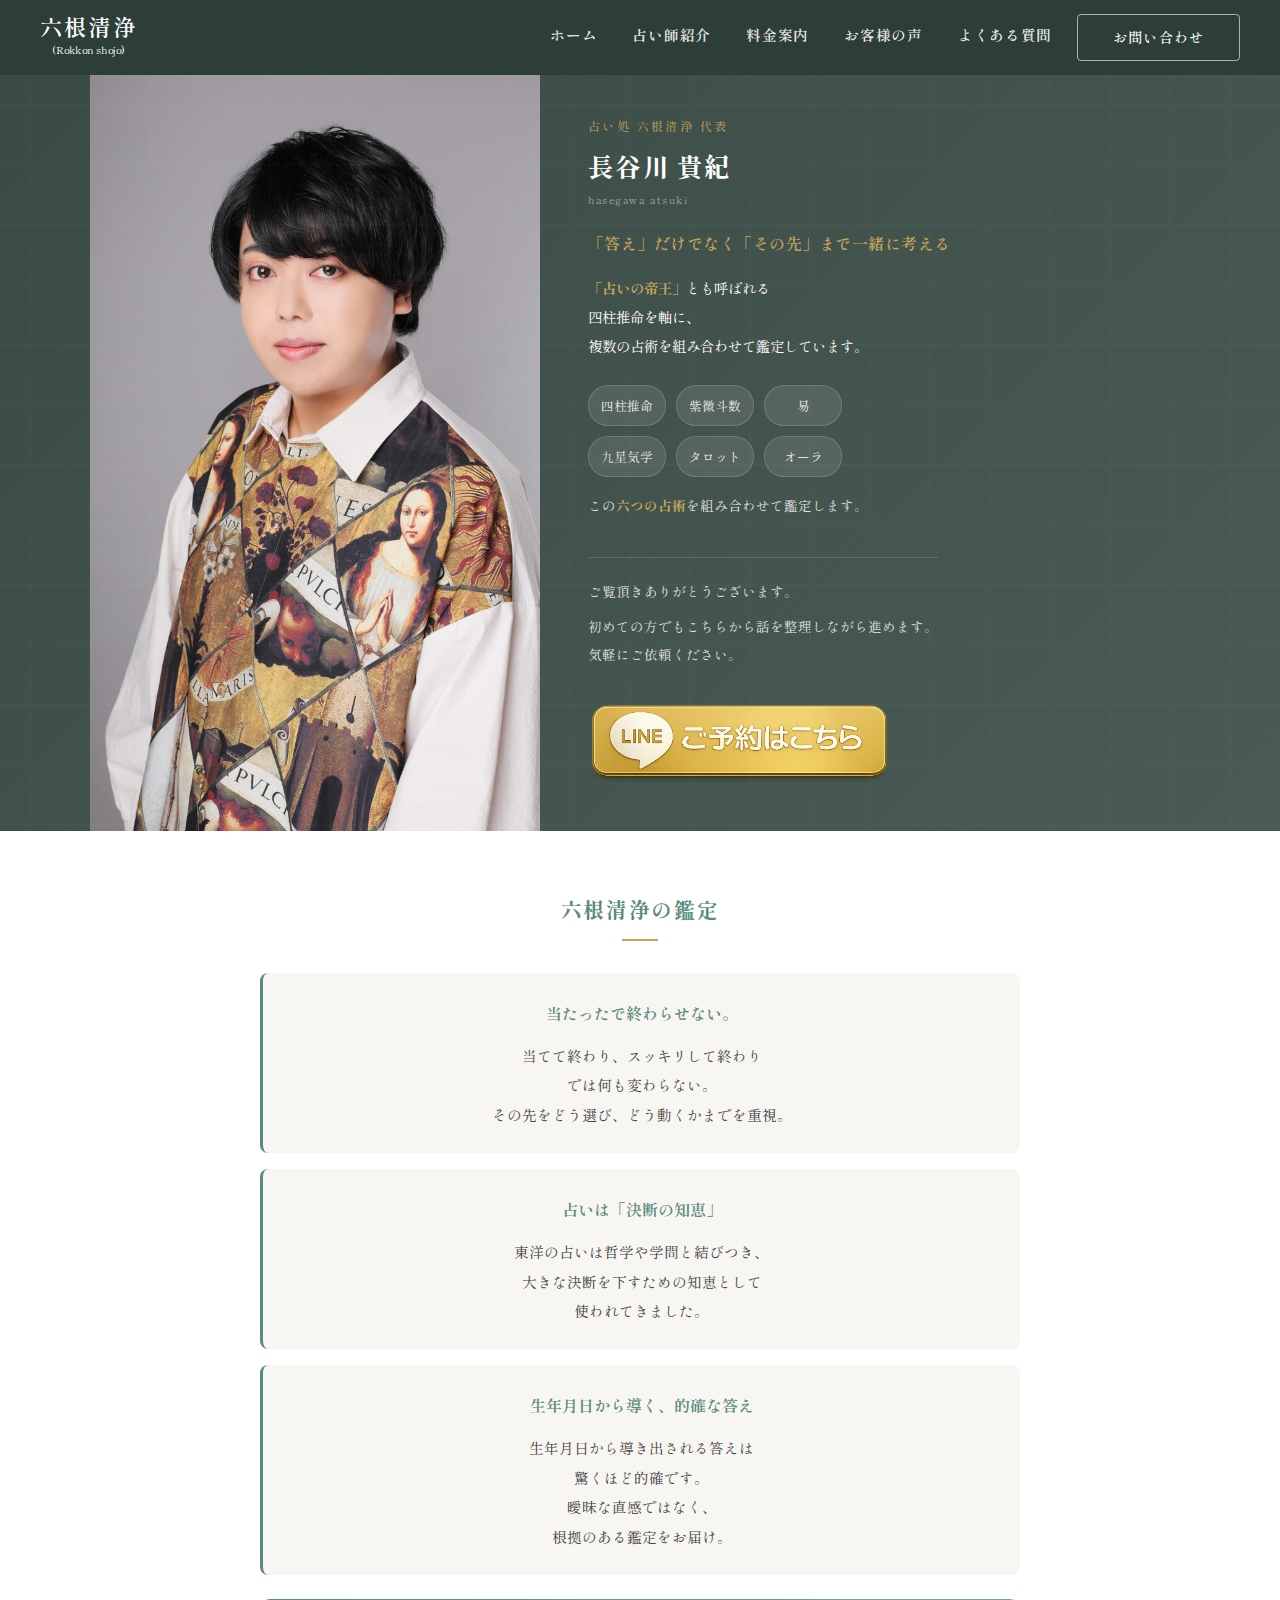
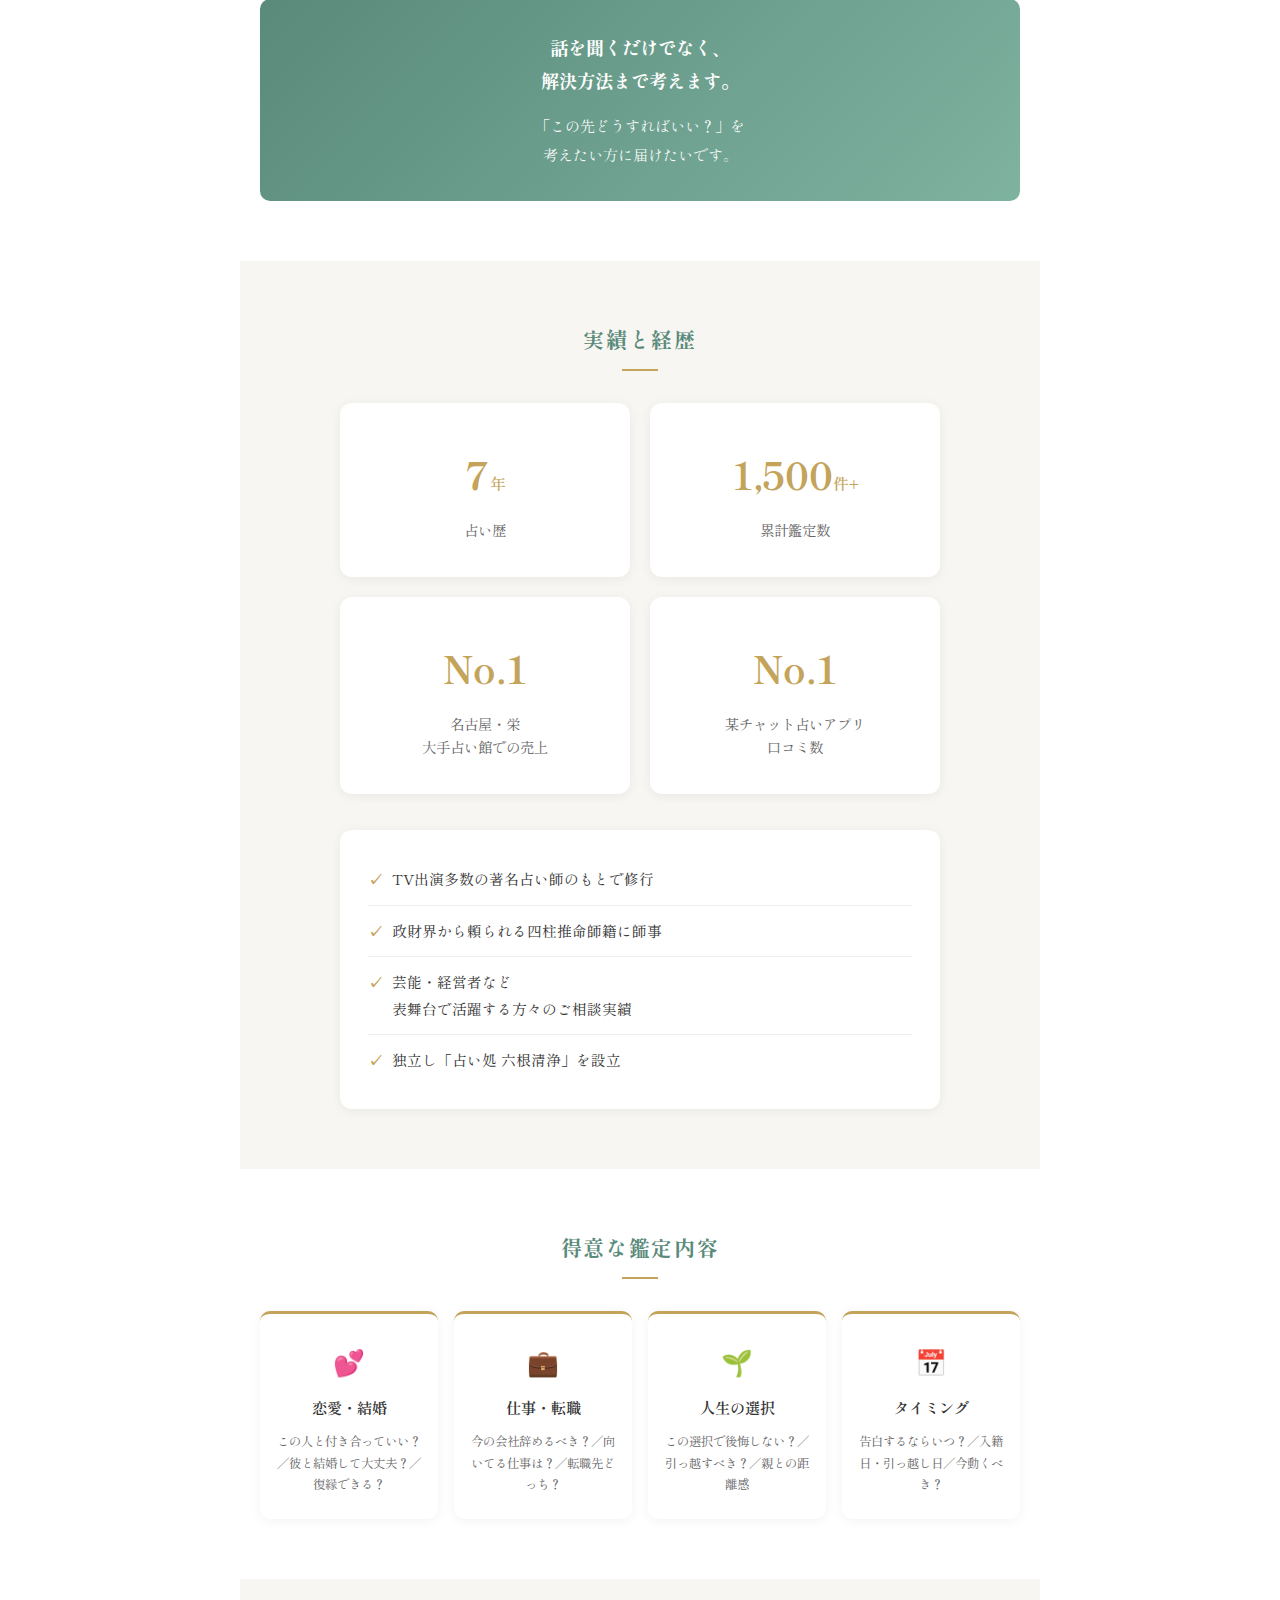
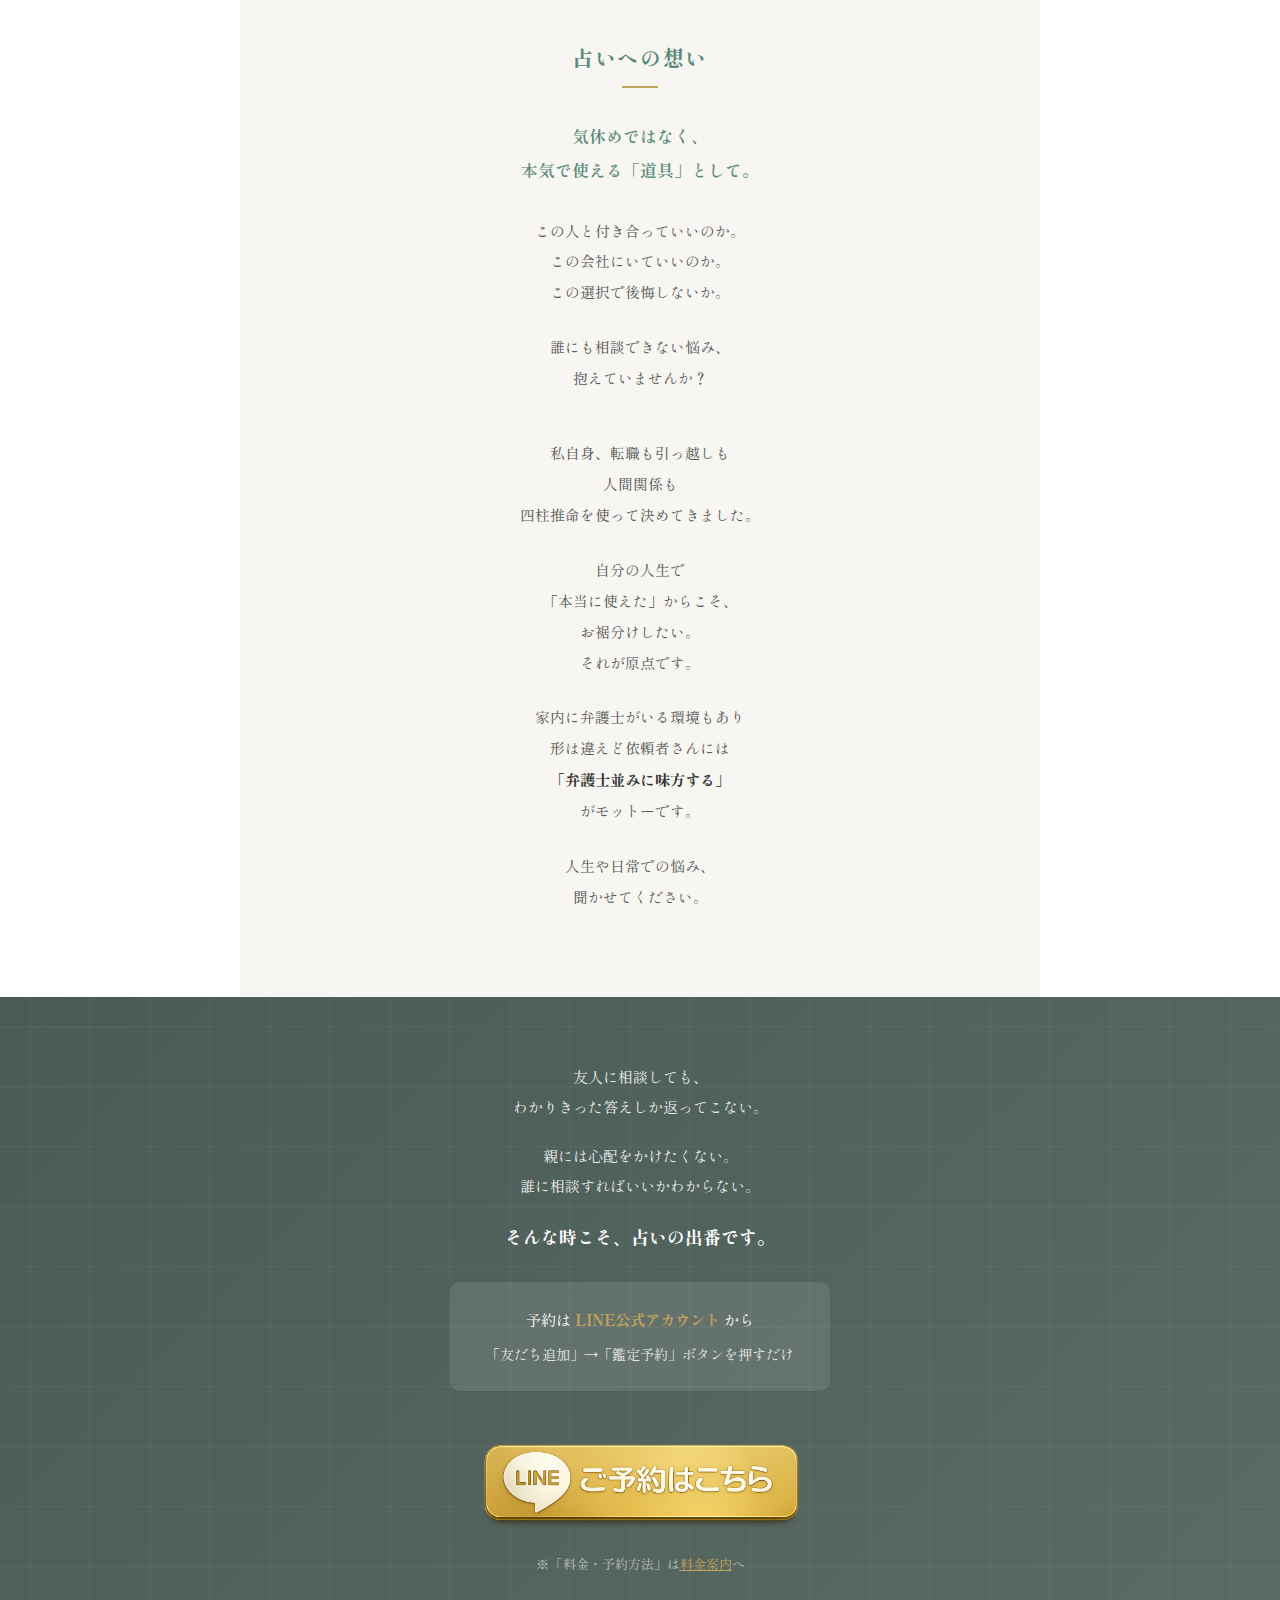
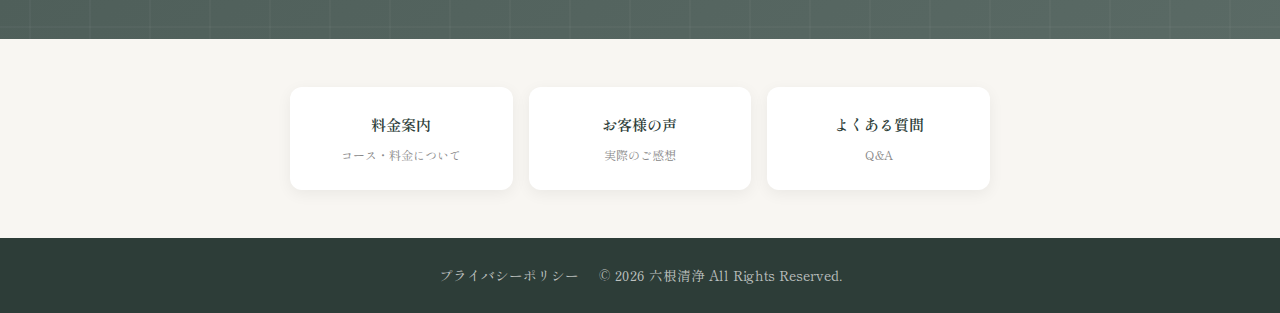
<file: about.html>
<!DOCTYPE html>
<html lang="ja">
<head>
    <meta charset="UTF-8">
    <meta name="viewport" content="width=device-width, initial-scale=1.0">
    <title>占い師紹介 - 占い処 六根清浄</title>
    <link rel="preconnect" href="https://fonts.googleapis.com">
    <link rel="preconnect" href="https://fonts.gstatic.com" crossorigin>
    <link href="https://fonts.googleapis.com/css2?family=Shippori+Mincho:wght@400;500;600;700&display=swap" rel="stylesheet">
    <style>
        * {
            margin: 0;
            padding: 0;
            box-sizing: border-box;
        }

        html {
            scroll-behavior: smooth;
        }

        body {
            font-family: 'Shippori Mincho', serif;
            color: #333;
            line-height: 1.8;
        }

        a {
            text-decoration: none;
            color: inherit;
        }

        :root {
            --color-primary: #2d3d38;
            --color-primary-dark: #232d2a;
            --color-gold: #c4a35a;
            --color-text-white: #ffffff;
            --color-text-light: rgba(255,255,255,0.9);
            --color-cream: #f8f6f2;
        }

        /* ========== ヘッダー ========== */
        .header {
            position: fixed;
            top: 0;
            left: 0;
            width: 100%;
            background: var(--color-primary);
            z-index: 1000;
            padding: 0 40px;
        }

        .header-inner {
            max-width: 1400px;
            margin: 0 auto;
            display: flex;
            justify-content: space-between;
            align-items: center;
            height: 75px;
        }

        .logo {
            color: var(--color-text-white);
            text-align: center;
        }

        .logo-main {
            font-size: 1.4rem;
            font-weight: 600;
            letter-spacing: 0.1em;
            display: block;
            line-height: 1;
        }

        .logo-sub {
            display: block;
            font-size: 0.65rem;
            color: var(--color-text-white);
            letter-spacing: 0.02em;
            margin-top: 3px;
            font-weight: 400;
        }

        .nav-wrapper {
            display: flex;
            align-items: center;
            gap: 25px;
        }

        .nav {
            display: flex;
            gap: 35px;
            align-items: center;
        }

        .nav a {
            color: var(--color-text-light);
            font-size: 0.92rem;
            letter-spacing: 0.05em;
            transition: all 0.3s;
            font-weight: 600;
            position: relative;
            padding-bottom: 5px;
        }

        .nav a::after {
            content: '';
            position: absolute;
            bottom: 0;
            left: 50%;
            width: 0;
            height: 1px;
            background: var(--color-gold);
            transition: all 0.3s;
            transform: translateX(-50%);
        }

        .nav a:hover::after {
            width: 100%;
        }

        .nav a:hover {
            color: var(--color-gold);
        }

        .contact-btn {
            background: transparent;
            color: var(--color-text-white);
            padding: 10px 35px;
            border-radius: 4px;
            font-size: 0.88rem;
            font-weight: 500;
            letter-spacing: 0.08em;
            transition: all 0.3s;
            border: 1px solid rgba(255,255,255,0.6);
        }

        .contact-btn:hover {
            background: rgba(255,255,255,0.1);
            border-color: var(--color-text-white);
        }

        /* ========== メインコンテンツ ========== */
        .main-content {
            padding-top: 75px;
        }

        /* ========== プロフィールヒーロー ========== */
        .profile-hero {
            background: linear-gradient(135deg, #3a4a45 0%, #4a5a55 100%);
            position: relative;
        }

        .profile-hero::before {
            content: '';
            position: absolute;
            inset: 0;
            background: url("data:image/svg+xml,%3Csvg width='60' height='60' viewBox='0 0 60 60' xmlns='http://www.w3.org/2000/svg'%3E%3Cpath d='M30 0L30 60M0 30L60 30' stroke='%23ffffff' stroke-opacity='0.03' stroke-width='1'/%3E%3C/svg%3E");
            pointer-events: none;
        }

        .profile-hero-inner {
            max-width: 1100px;
            margin: 0 auto;
            display: grid;
            grid-template-columns: 450px 1fr;
            min-height: 560px;
        }

        .profile-hero-photo {
            width: 100%;
            height: 100%;
            object-fit: cover;
            object-position: center 15%;
            display: block;
        }

        .profile-hero-content {
            display: flex;
            flex-direction: column;
            justify-content: center;
            align-items: flex-start;
            padding: 40px 40px 40px 48px;
            text-align: left;
        }

        .profile-hero-title {
            color: var(--color-gold);
            font-size: 0.75rem;
            letter-spacing: 0.2em;
            margin-bottom: 6px;
        }

        .profile-hero-name {
            color: #fff;
            font-size: 1.6rem;
            font-weight: 700;
            margin-bottom: 2px;
            letter-spacing: 0.05em;
        }

        .profile-hero-name-en {
            color: rgba(255,255,255,0.5);
            font-size: 0.65rem;
            letter-spacing: 0.15em;
            margin-bottom: 20px;
        }

        .profile-hero-tagline {
            color: var(--color-gold);
            font-size: 1rem;
            font-weight: 600;
            margin-bottom: 16px;
            letter-spacing: 0.03em;
        }

        .profile-hero-catch {
            color: #fff;
            font-size: 0.9rem;
            line-height: 2;
            margin-bottom: 24px;
        }

        .profile-hero-catch strong {
            color: var(--color-gold);
        }

        .profile-hero-methods {
            display: grid;
            grid-template-columns: repeat(3, 1fr);
            gap: 10px;
            list-style: none;
            padding: 0;
            margin: 0 0 16px 0;
            max-width: 300px;
        }

        .profile-hero-methods li {
            color: rgba(255,255,255,0.9);
            font-size: 0.8rem;
            padding: 8px 12px;
            background: rgba(255,255,255,0.1);
            border-radius: 20px;
            border: 1px solid rgba(255,255,255,0.15);
            text-align: center;
            white-space: nowrap;
        }

        .profile-hero-methods-note {
            color: rgba(255,255,255,0.85);
            font-size: 0.85rem;
            margin: 0 0 20px 0;
        }

        .profile-hero-methods-note strong {
            color: var(--color-gold);
        }

        .profile-hero-greeting {
            color: rgba(255,255,255,0.85);
            font-size: 0.85rem;
            line-height: 2;
            padding-top: 20px;
            margin-top: 20px;
            border-top: 1px solid rgba(255,255,255,0.15);
            max-width: 90%;
        }

        .profile-hero-greeting p {
            margin: 0 0 8px 0;
        }

        .profile-hero-greeting p:last-child {
            margin-bottom: 0;
        }

        .hero-cta-btn {
            display: inline-block;
            margin-top: 24px;
            transition: transform 0.3s;
        }

        .hero-cta-btn:hover {
            transform: scale(1.03);
        }

        .hero-cta-btn img {
            max-width: 300px;
            height: auto;
        }

        /* ========== セクション共通 ========== */
        .profile-section {
            padding: 60px 20px;
            max-width: 800px;
            margin: 0 auto;
        }

        .section-title {
            font-size: 1.3rem;
            color: #5a8a7a;
            text-align: center;
            margin-bottom: 32px;
            letter-spacing: 0.08em;
        }

        .section-title::after {
            content: '';
            display: block;
            width: 36px;
            height: 2px;
            background: var(--color-gold);
            margin: 10px auto 0;
        }

        /* ========== 鑑定スタイル ========== */
        .style-section {
            background: #fff;
        }

        .style-grid {
            display: flex;
            flex-direction: column;
            gap: 16px;
            margin-bottom: 24px;
        }

        .style-item {
            background: var(--color-cream);
            padding: 24px;
            border-radius: 8px;
            border-left: 3px solid #5a8a7a;
        }

        .style-lead {
            display: block;
            color: #5a8a7a;
            font-weight: 600;
            margin-bottom: 12px;
            font-size: 1rem;
            text-align: center;
        }

        .style-item p {
            font-size: 0.92rem;
            line-height: 2;
            color: #444;
            text-align: center;
        }

        .style-item p strong {
            font-weight: 600;
        }

        .style-highlight {
            background: linear-gradient(135deg, #5a8a7a 0%, #7eb3a0 100%);
            color: #fff;
            padding: 32px;
            border-radius: 10px;
            text-align: center;
        }

        .style-highlight strong {
            display: block;
            color: #fff;
            font-size: 1.15rem;
            margin-bottom: 14px;
            line-height: 1.8;
        }

        .style-highlight p {
            font-size: 0.95rem;
            line-height: 1.9;
            color: rgba(255,255,255,0.95);
        }

        /* ========== 実績 ========== */
        .achievement-section {
            background: var(--color-cream);
            padding: 60px 20px;
        }

        .achievement-grid {
            display: grid;
            grid-template-columns: repeat(2, 1fr);
            gap: 20px;
            margin-bottom: 36px;
            max-width: 600px;
            margin-left: auto;
            margin-right: auto;
        }

        .achievement-item {
            background: #fff;
            padding: 36px 20px;
            border-radius: 12px;
            text-align: center;
            box-shadow: 0 2px 12px rgba(0,0,0,0.06);
        }

        .achievement-number {
            font-size: 2.4rem;
            font-weight: 700;
            color: var(--color-gold);
            margin-bottom: 10px;
        }

        .achievement-number span {
            font-size: 1rem;
            font-weight: 500;
        }

        .achievement-label {
            font-size: 0.9rem;
            color: #666;
            line-height: 1.6;
        }

        .achievement-list {
            list-style: none;
            background: #fff;
            padding: 24px 28px;
            border-radius: 12px;
            box-shadow: 0 2px 12px rgba(0,0,0,0.06);
            max-width: 600px;
            margin: 0 auto;
        }

        .achievement-list li {
            padding: 12px 0;
            padding-left: 24px;
            position: relative;
            font-size: 0.92rem;
            border-bottom: 1px solid #f0ede8;
            line-height: 1.8;
        }

        .achievement-list li strong {
            font-weight: 600;
        }

        .achievement-list li:last-child {
            border-bottom: none;
        }

        .achievement-list li::before {
            content: '✓';
            position: absolute;
            left: 0;
            color: var(--color-gold);
            font-weight: bold;
        }

        /* ========== 得意な鑑定 ========== */
        .specialty-grid {
            display: grid;
            grid-template-columns: repeat(4, 1fr);
            gap: 16px;
        }

        .specialty-item {
            background: #fff;
            padding: 24px 16px;
            border-radius: 10px;
            border-top: 3px solid var(--color-gold);
            box-shadow: 0 2px 12px rgba(0,0,0,0.05);
            text-align: center;
        }

        .specialty-icon {
            font-size: 1.6rem;
            margin-bottom: 10px;
        }

        .specialty-title {
            font-size: 0.95rem;
            font-weight: 600;
            color: #333;
            margin-bottom: 10px;
        }

        .specialty-desc {
            font-size: 0.78rem;
            color: #666;
            line-height: 1.7;
        }

        /* ========== 占いへの想い ========== */
        .belief-section {
            background: var(--color-cream);
        }

        .belief-content {
            text-align: center;
            max-width: 500px;
            margin: 0 auto;
        }

        .belief-lead {
            font-size: 1.05rem;
            font-weight: 600;
            color: #5a8a7a;
            margin-bottom: 28px;
            line-height: 2;
        }

        .belief-text {
            font-size: 0.92rem;
            line-height: 2.1;
            color: #555;
            margin-bottom: 24px;
        }

        .belief-text strong {
            font-weight: 700;
            font-size: 0.95rem;
            color: #333;
        }

        .belief-spacer {
            height: 20px;
        }

        /* ========== CTA ========== */
        .cta-section {
            background: linear-gradient(135deg, #4a5a55 0%, #5a6a65 100%);
            position: relative;
            padding: 64px 20px;
            text-align: center;
        }

        .cta-section::before {
            content: '';
            position: absolute;
            inset: 0;
            background: url("data:image/svg+xml,%3Csvg width='60' height='60' viewBox='0 0 60 60' xmlns='http://www.w3.org/2000/svg'%3E%3Cpath d='M30 0L30 60M0 30L60 30' stroke='%23ffffff' stroke-opacity='0.05' stroke-width='1'/%3E%3C/svg%3E");
            pointer-events: none;
        }

        .cta-text {
            color: rgba(255,255,255,0.9);
            font-size: 0.95rem;
            line-height: 2;
            margin-bottom: 18px;
            position: relative;
            z-index: 1;
        }

        .cta-text strong {
            color: #fff;
            font-weight: 600;
        }

        .cta-strong {
            color: var(--color-gold);
            font-size: 1.1rem;
            font-weight: 700;
            margin-bottom: 28px;
        }

        .cta-strong strong {
            font-weight: 700;
        }

        .cta-guide {
            background: rgba(255,255,255,0.1);
            padding: 24px;
            border-radius: 10px;
            margin: 24px auto;
            max-width: 380px;
            position: relative;
            z-index: 1;
        }

        .cta-guide-title {
            color: #fff;
            font-size: 0.95rem;
            margin-bottom: 10px;
        }

        .cta-guide-title strong {
            color: var(--color-gold);
        }

        .cta-guide-text {
            color: rgba(255,255,255,0.85);
            font-size: 0.88rem;
            line-height: 1.7;
        }

        .cta-btn {
            display: inline-block;
            margin-top: 24px;
            transition: transform 0.3s;
            position: relative;
            z-index: 1;
        }

        .cta-btn:hover {
            transform: scale(1.03);
        }

        .cta-btn img {
            max-width: 320px;
            height: auto;
        }

        .cta-sub {
            color: rgba(255,255,255,0.6);
            font-size: 0.8rem;
            margin-top: 16px;
            position: relative;
            z-index: 1;
        }

        /* ========== フッター ========== */
        .footer {
            background: var(--color-primary);
            color: rgba(255,255,255,0.7);
            text-align: center;
            padding: 25px 20px;
            height: 75px;
            display: flex;
            align-items: center;
            justify-content: center;
        }

        .footer-content {
            font-size: 0.85rem;
        }

        .footer-content a {
            color: rgba(255,255,255,0.7);
            margin-right: 20px;
            transition: color 0.3s;
        }

        .footer-content a:hover {
            color: var(--color-gold);
        }

        /* ========== レスポンシブ ========== */
        @media (max-width: 1100px) {
            .header {
                padding: 0 20px;
            }
            .nav {
                gap: 20px;
            }
            .nav a {
                font-size: 0.8rem;
            }
            .contact-btn {
                padding: 10px 18px;
                font-size: 0.8rem;
            }
        }

        @media (max-width: 900px) {
            .header-inner {
                height: 60px;
            }
            .logo-main {
                font-size: 1.1rem;
            }
            .nav {
                gap: 15px;
            }
            .nav a {
                font-size: 0.75rem;
            }
            .contact-btn {
                padding: 8px 14px;
                font-size: 0.75rem;
            }
            .main-content {
                padding-top: 60px;
            }
            .achievement-grid {
                grid-template-columns: repeat(2, 1fr);
            }
            .footer {
                height: auto;
                padding: 20px;
            }
            .footer-content {
                font-size: 0.75rem;
            }
        }

        @media (max-width: 768px) {
            .nav-wrapper {
                display: none;
                position: fixed;
                top: 60px;
                left: 0;
                width: 100%;
                background: var(--color-primary);
                flex-direction: column;
                padding: 20px;
                gap: 0;
                z-index: 999;
            }
            .nav-wrapper.active {
                display: flex;
            }
            .nav {
                flex-direction: column;
                gap: 0;
                width: 100%;
            }
            .nav a {
                padding: 15px 0;
                font-size: 1rem;
                border-bottom: 1px solid rgba(255,255,255,0.1);
                width: 100%;
                text-align: center;
            }
            .nav a::after {
                display: none;
            }
            .contact-btn {
                margin-top: 15px;
                padding: 12px 30px;
                font-size: 1rem;
                text-align: center;
            }
            .menu-toggle {
                display: flex !important;
            }
            .profile-hero-inner {
                grid-template-columns: 1fr;
                min-height: auto;
            }
            .profile-hero-photo {
                height: 320px;
                object-position: center top;
            }
            .profile-hero-content {
                padding: 32px 24px 40px;
                text-align: center;
                align-items: center;
            }
            .profile-hero-name {
                font-size: 1.5rem;
            }
            .profile-hero-tagline {
                font-size: 0.95rem;
            }
            .profile-hero-catch {
                font-size: 0.88rem;
            }
            .profile-hero-methods {
                max-width: 280px;
                margin: 0 auto 16px;
            }
            .profile-hero-methods li {
                font-size: 0.75rem;
                padding: 6px 10px;
            }
            .profile-hero-greeting {
                text-align: center;
                max-width: 100%;
            }
            .hero-cta-btn img {
                max-width: 200px;
            }
            .profile-section {
                padding: 48px 20px;
            }
            .section-title {
                font-size: 1.15rem;
                margin-bottom: 28px;
            }
            .style-item {
                padding: 20px;
            }
            .style-lead {
                font-size: 0.95rem;
            }
            .style-item p {
                font-size: 0.88rem;
            }
            .style-highlight {
                padding: 24px 20px;
            }
            .style-highlight strong {
                font-size: 1.05rem;
            }
            .achievement-section {
                padding: 48px 20px;
            }
            .achievement-grid {
                gap: 16px;
                max-width: 400px;
            }
            .achievement-item {
                padding: 28px 16px;
            }
            .achievement-number {
                font-size: 2rem;
            }
            .achievement-label {
                font-size: 0.8rem;
            }
            .achievement-list {
                padding: 20px;
            }
            .achievement-list li {
                font-size: 0.85rem;
                padding-left: 20px;
            }
            .specialty-grid {
                grid-template-columns: repeat(2, 1fr);
                gap: 12px;
            }
            .specialty-item {
                padding: 20px 12px;
            }
            .specialty-icon {
                font-size: 1.4rem;
            }
            .specialty-title {
                font-size: 0.88rem;
            }
            .specialty-desc {
                font-size: 0.72rem;
            }
            .belief-lead {
                font-size: 0.98rem;
            }
            .belief-text {
                font-size: 0.88rem;
            }
            .cta-section {
                padding: 48px 20px;
            }
            .cta-text {
                font-size: 0.88rem;
            }
            .cta-strong {
                font-size: 0.98rem;
            }
            .cta-guide {
                padding: 20px;
                max-width: 300px;
            }
            .cta-guide-title {
                font-size: 0.9rem;
            }
            .cta-guide-text {
                font-size: 0.82rem;
            }
            .cta-btn img {
                max-width: 280px;
            }
            .hero-cta-btn img {
                max-width: 260px;
            }
        }

        /* ハンバーガーメニュー */
        .menu-toggle {
            display: none;
            flex-direction: column;
            justify-content: center;
            gap: 5px;
            width: 28px;
            height: 28px;
            cursor: pointer;
        }
        .menu-toggle span {
            display: block;
            width: 100%;
            height: 2px;
            background: #fff;
            transition: 0.3s;
        }

        /* ページ導線 */
        .page-links {
            background: var(--color-cream);
            padding: 48px 20px;
        }
        .page-links-inner {
            max-width: 700px;
            margin: 0 auto;
            display: grid;
            grid-template-columns: repeat(3, 1fr);
            gap: 16px;
        }
        .page-link-card {
            background: #fff;
            padding: 24px 16px;
            border-radius: 12px;
            text-align: center;
            box-shadow: 0 4px 15px rgba(0,0,0,0.06);
            transition: all 0.3s;
            display: block;
        }
        .page-link-card:hover {
            transform: translateY(-4px);
            box-shadow: 0 8px 25px rgba(0,0,0,0.1);
        }
        .page-link-title {
            display: block;
            font-size: 0.95rem;
            font-weight: 600;
            color: var(--color-primary);
            margin-bottom: 6px;
        }
        .page-link-desc {
            display: block;
            font-size: 0.75rem;
            color: #888;
        }
        @media (max-width: 768px) {
            .page-links {
                padding: 36px 16px;
            }
            .page-links-inner {
                grid-template-columns: repeat(3, 1fr);
                gap: 10px;
            }
            .page-link-card {
                padding: 18px 12px;
            }
            .page-link-title {
                font-size: 0.82rem;
            }
            .page-link-desc {
                font-size: 0.7rem;
            }
        }
    </style>
</head>
<body>

    <!-- ヘッダー -->
    <header class="header">
        <div class="header-inner">
            <a href="index.html" class="logo">
                <span class="logo-main">六根清浄</span>
                <span class="logo-sub">(Rokkon shojo)</span>
            </a>
            <div class="nav-wrapper">
                <nav class="nav">
                    <a href="index.html">ホーム</a>
                    <a href="about.html">占い師紹介</a>
                    <a href="pricing.html">料金案内</a>
                    <a href="testimonials.html">お客様の声</a>
                    <a href="faq.html">よくある質問</a>
                </nav>
                <a href="https://docs.google.com/forms/d/e/1FAIpQLSdG_cRsdXN-z8HUmzwUdAv7exsxFM41qp-WLr6hGORGmQI28w/viewform?usp=header" class="contact-btn" target="_blank">お問い合わせ</a>
            </div>
            <div class="menu-toggle" onclick="toggleMenu()">
                <span></span>
                <span></span>
                <span></span>
            </div>
        </div>
    </header>

    <!-- メインコンテンツ -->
    <main class="main-content">

        <!-- プロフィールヒーロー -->
        <section class="profile-hero">
            <div class="profile-hero-inner">
                <img src="images/unnamed.jpg" alt="長谷川貴紀" class="profile-hero-photo">
                <div class="profile-hero-content">
                    <div class="profile-hero-title">占い処 六根清浄 代表</div>
                    <h1 class="profile-hero-name">長谷川 貴紀</h1>
                    <div class="profile-hero-name-en">hasegawa atsuki</div>
                    <div class="profile-hero-tagline">「答え」だけでなく「その先」まで一緒に考える</div>
                    <p class="profile-hero-catch">
                        <strong>「占いの帝王」</strong>とも呼ばれる<br>
                        四柱推命を軸に、<br>
                        複数の占術を組み合わせて鑑定しています。
                    </p>
                    <ul class="profile-hero-methods">
                        <li>四柱推命</li>
                        <li>紫微斗数</li>
                        <li>易</li>
                        <li>九星気学</li>
                        <li>タロット</li>
                        <li>オーラ</li>
                    </ul>
                    <p class="profile-hero-methods-note">
                        この<strong>六つの占術</strong>を組み合わせて鑑定します。
                    </p>
                    <div class="profile-hero-greeting">
                        <p>ご覧頂きありがとうございます。</p>
                        <p>初めての方でもこちらから話を整理しながら進めます。<br>気軽にご依頼ください。</p>
                        <a href="https://lin.ee/SvZ69l0" class="hero-cta-btn">
                            <img src="images/botan.png" alt="LINEでご予約はこちら">
                        </a>
                    </div>
                </div>
            </div>
        </section>

        <!-- 鑑定スタイル -->
        <section class="profile-section style-section">
            <h2 class="section-title">六根清浄の鑑定</h2>
            <div class="style-grid">
                <div class="style-item">
                    <p>
                        <span class="style-lead">当たったで終わらせない。</span>
                        当てて終わり、スッキリして終わり<br>では何も変わらない。<br>その先をどう選び、どう動くかまでを重視。
                    </p>
                </div>
                <div class="style-item">
                    <p>
                        <span class="style-lead">占いは「決断の知恵」</span>
                        東洋の占いは哲学や学問と結びつき、<br>大きな決断を下すための知恵として<br>使われてきました。
                    </p>
                </div>
                <div class="style-item">
                    <p>
                        <span class="style-lead">生年月日から導く、的確な答え</span>
                        生年月日から導き出される答えは<br>驚くほど的確です。<br>曖昧な直感ではなく、<br>根拠のある鑑定をお届け。
                    </p>
                </div>
            </div>
            <div class="style-highlight">
                <p>
                    <strong>話を聞くだけでなく、<br>解決方法まで考えます。</strong>
                    「この先どうすればいい？」を<br>考えたい方に届けたいです。
                </p>
            </div>
        </section>

        <!-- 実績と経歴 -->
        <section class="profile-section achievement-section">
            <h2 class="section-title">実績と経歴</h2>
            <div class="achievement-grid">
                <div class="achievement-item">
                    <div class="achievement-number">7<span>年</span></div>
                    <div class="achievement-label">占い歴</div>
                </div>
                <div class="achievement-item">
                    <div class="achievement-number">1,500<span>件+</span></div>
                    <div class="achievement-label">累計鑑定数</div>
                </div>
                <div class="achievement-item">
                    <div class="achievement-number">No.1</div>
                    <div class="achievement-label">名古屋・栄<br>大手占い館での売上</div>
                </div>
                <div class="achievement-item">
                    <div class="achievement-number">No.1</div>
                    <div class="achievement-label">某チャット占いアプリ<br>口コミ数</div>
                </div>
            </div>
            <ul class="achievement-list">
                <li>TV出演多数の著名占い師のもとで修行</li>
                <li>政財界から頼られる四柱推命師籍に師事</li>
                <li>芸能・経営者など<br>表舞台で活躍する方々のご相談実績</li>
                <li>独立し「占い処 六根清浄」を設立</li>
            </ul>
        </section>

        <!-- 得意な鑑定内容 -->
        <section class="profile-section">
            <h2 class="section-title">得意な鑑定内容</h2>
            <div class="specialty-grid">
                <div class="specialty-item">
                    <div class="specialty-icon">💕</div>
                    <div class="specialty-title">恋愛・結婚</div>
                    <div class="specialty-desc">この人と付き合っていい？／彼と結婚して大丈夫？／復縁できる？</div>
                </div>
                <div class="specialty-item">
                    <div class="specialty-icon">💼</div>
                    <div class="specialty-title">仕事・転職</div>
                    <div class="specialty-desc">今の会社辞めるべき？／向いてる仕事は？／転職先どっち？</div>
                </div>
                <div class="specialty-item">
                    <div class="specialty-icon">🌱</div>
                    <div class="specialty-title">人生の選択</div>
                    <div class="specialty-desc">この選択で後悔しない？／引っ越すべき？／親との距離感</div>
                </div>
                <div class="specialty-item">
                    <div class="specialty-icon">📅</div>
                    <div class="specialty-title">タイミング</div>
                    <div class="specialty-desc">告白するならいつ？／入籍日・引っ越し日／今動くべき？</div>
                </div>
            </div>
        </section>

        <!-- 占いへの想い -->
        <section class="profile-section belief-section">
            <h2 class="section-title">占いへの想い</h2>
            <div class="belief-content">
                <p class="belief-lead">
                    気休めではなく、<br>
                    本気で使える「道具」として。
                </p>
                <p class="belief-text">
                    この人と付き合っていいのか。<br>
                    この会社にいていいのか。<br>
                    この選択で後悔しないか。
                </p>
                <p class="belief-text">
                    誰にも相談できない悩み、<br>
                    抱えていませんか？
                </p>
                <div class="belief-spacer"></div>
                <p class="belief-text">
                    私自身、転職も引っ越しも<br>
                    人間関係も<br>
                    四柱推命を使って決めてきました。
                </p>
                <p class="belief-text">
                    自分の人生で<br>
                    「本当に使えた」からこそ、<br>
                    お裾分けしたい。<br>
                    それが原点です。
                </p>
                <p class="belief-text">
                    家内に弁護士がいる環境もあり<br>
                    形は違えど依頼者さんには<br>
                    <strong>「弁護士並みに味方する」</strong><br>
                    がモットーです。
                </p>
                <p class="belief-text">
                    人生や日常での悩み、<br>
                    聞かせてください。
                </p>
            </div>
        </section>

        <!-- CTA -->
        <section class="cta-section">
            <p class="cta-text">
                友人に相談しても、<br>わかりきった答えしか返ってこない。
            </p>
            <p class="cta-text">
                親には心配をかけたくない。<br>誰に相談すればいいかわからない。
            </p>
            <p class="cta-text cta-strong">
                <strong>そんな時こそ、占いの出番です。</strong>
            </p>
            <div class="cta-guide">
                <p class="cta-guide-title">
                    予約は <strong>LINE公式アカウント</strong> から
                </p>
                <p class="cta-guide-text">
                    「友だち追加」→「鑑定予約」ボタンを押すだけ
                </p>
            </div>
            <a href="https://lin.ee/SvZ69l0" class="cta-btn">
                <img src="images/botan.png" alt="LINEでご予約はこちら">
            </a>
            <p class="cta-sub">
                ※「料金・予約方法」は<a href="pricing.html" style="color: var(--color-gold); text-decoration: underline;">料金案内</a>へ
            </p>
        </section>

        <!-- ページ導線 -->
        <section class="page-links">
            <div class="page-links-inner">
                <a href="pricing.html" class="page-link-card">
                    <span class="page-link-title">料金案内</span>
                    <span class="page-link-desc">コース・料金について</span>
                </a>
                <a href="testimonials.html" class="page-link-card">
                    <span class="page-link-title">お客様の声</span>
                    <span class="page-link-desc">実際のご感想</span>
                </a>
                <a href="faq.html" class="page-link-card">
                    <span class="page-link-title">よくある質問</span>
                    <span class="page-link-desc">Q&A</span>
                </a>
            </div>
        </section>

    </main>

    <!-- フッター -->
    <footer class="footer">
        <div class="footer-content">
            <a href="#">プライバシーポリシー</a>© 2026 六根清浄 All Rights Reserved.
        </div>
    </footer>

    <script>
        function toggleMenu() {
            document.querySelector('.nav-wrapper').classList.toggle('active');
        }
    </script>

</body>
</html>
</file>
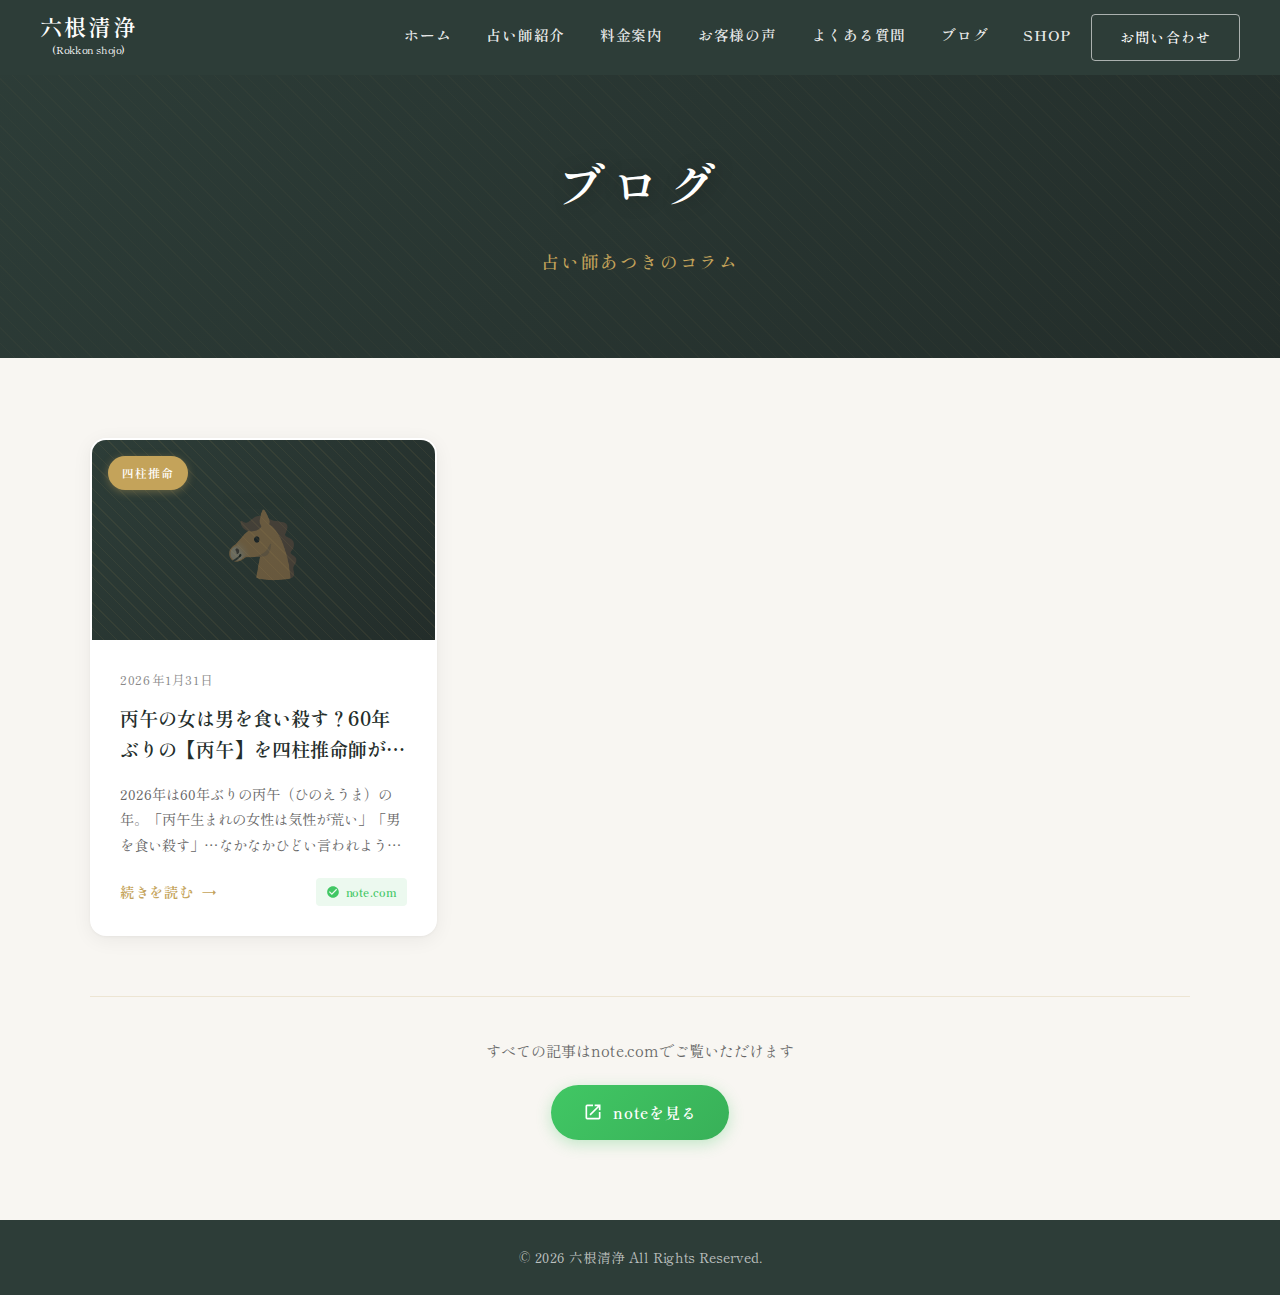
<file: blog.html>
<!DOCTYPE html>
<html lang="ja">

<head>
    <meta charset="UTF-8">
    <meta name="viewport" content="width=device-width, initial-scale=1.0">
    <title>ブログ | 占い処 六根清浄</title>
    <meta name="description" content="占い師あつきのブログ。四柱推命や占いに関するコラム、開運情報をお届けします。">

    <!-- OGP (SNSシェア設定) -->
    <meta property="og:type" content="website">
    <meta property="og:title" content="ブログ | 占い処 六根清浄">
    <meta property="og:description" content="占い師あつきのブログ。四柱推命や占いに関するコラム、開運情報をお届けします。">
    <meta property="og:url" content="https://uranai-rokkon.com/blog.html">
    <meta property="og:image" content="https://uranai-rokkon.com/images/otya.png">

    <!-- Favicon -->
    <link rel="icon" href="images/favicon.png">

    <!-- Google Fonts -->
    <link rel="preconnect" href="https://fonts.googleapis.com">
    <link rel="preconnect" href="https://fonts.gstatic.com" crossorigin>
    <link href="https://fonts.googleapis.com/css2?family=Shippori+Mincho:wght@400;500;600;700&display=swap"
        rel="stylesheet">

    <!-- CSS -->
    <link rel="stylesheet" href="css/style.css">
    <link rel="stylesheet" href="css/blog.css">
    <link rel="stylesheet" href="css/animations.css">
</head>

<body>

    <!-- ヘッダー -->
    <header class="header">
        <div class="header-inner">
            <a href="index.html" class="logo">
                <span class="logo-main">六根清浄</span>
                <span class="logo-sub">(Rokkon shojo)</span>
            </a>
            <div class="nav-wrapper">
                <nav class="nav">
                    <a href="index.html">ホーム</a>
                    <a href="about.html">占い師紹介</a>
                    <a href="pricing.html">料金案内</a>
                    <a href="testimonials.html">お客様の声</a>
                    <a href="faq.html">よくある質問</a>
                    <a href="blog.html">ブログ</a>
                    <a href="https://uranairokkon.base.shop" target="_blank">SHOP</a>
                </nav>
                <a href="https://docs.google.com/forms/d/e/1FAIpQLSdG_cRsdXN-z8HUmzwUdAv7exsxFM41qp-WLr6hGORGmQI28w/viewform?usp=header"
                    class="contact-btn" target="_blank">お問い合わせ</a>
            </div>
            <div class="menu-toggle" onclick="toggleMenu();" aria-label="メニュー">
                <span></span>
                <span></span>
                <span></span>
            </div>
        </div>
    </header>

    <!-- スクロール進捗バー -->
    <div class="scroll-progress" id="scrollProgress"></div>

    <!-- ブログヒーロー -->
    <section class="blog-hero">
        <div class="blog-hero-content">
            <h1 class="blog-hero-title">ブログ</h1>
            <p class="blog-hero-subtitle">占い師あつきのコラム</p>
        </div>
    </section>

    <!-- ブログ一覧 -->
    <section class="blog-section">
        <div class="blog-inner">
            <div class="blog-grid">
                <!-- 記事1 -->
                <article class="article-card animate-on-scroll">
                    <div class="article-image">
                        <span class="article-category">四柱推命</span>
                        <span class="article-image-icon">🐴</span>
                    </div>
                    <div class="article-content">
                        <div class="article-date">2026年1月31日</div>
                        <h2 class="article-title">丙午の女は男を食い殺す？60年ぶりの【丙午】を四柱推命師が解説。</h2>
                        <p class="article-excerpt">
                            2026年は60年ぶりの丙午（ひのえうま）の年。「丙午生まれの女性は気性が荒い」「男を食い殺す」…なかなかひどい言われようですよね。これ、江戸時代の「八百屋お七」という女性の話が元になっていると言われています。四柱推命師として、丙午をどう見るか解説します。
                        </p>
                        <div style="display: flex; align-items: center; justify-content: space-between;">
                            <a href="https://note.com/rokkon_uranai/n/ne553cf3d6bb0" class="article-link" target="_blank" rel="noopener">続きを読む</a>
                            <span class="note-badge">
                                <svg width="14" height="14" viewBox="0 0 24 24" fill="currentColor">
                                    <path d="M12 2C6.48 2 2 6.48 2 12s4.48 10 10 10 10-4.48 10-10S17.52 2 12 2zm-2 15l-5-5 1.41-1.41L10 14.17l7.59-7.59L19 8l-9 9z"/>
                                </svg>
                                note.com
                            </span>
                        </div>
                    </div>
                </article>

                <!-- 今後の記事追加エリア（コメントアウト）-->
                <!--
                <article class="article-card animate-on-scroll">
                    <div class="article-image">
                        <span class="article-category">カテゴリー</span>
                        <span class="article-image-icon">📖</span>
                    </div>
                    <div class="article-content">
                        <div class="article-date">YYYY年MM月DD日</div>
                        <h2 class="article-title">記事タイトル</h2>
                        <p class="article-excerpt">記事の抜粋テキスト</p>
                        <div style="display: flex; align-items: center; justify-content: space-between;">
                            <a href="#" class="article-link" target="_blank" rel="noopener">続きを読む</a>
                            <span class="note-badge">note.com</span>
                        </div>
                    </div>
                </article>
                -->
            </div>

            <!-- noteへのリンク -->
            <div class="blog-note-link">
                <p class="blog-note-link-text">すべての記事はnote.comでご覧いただけます</p>
                <a href="https://note.com/rokkon_uranai" class="blog-note-btn" target="_blank" rel="noopener">
                    <svg width="20" height="20" viewBox="0 0 24 24" fill="currentColor">
                        <path d="M19 19H5V5h7V3H5a2 2 0 00-2 2v14a2 2 0 002 2h14c1.1 0 2-.9 2-2v-7h-2v7zM14 3v2h3.59l-9.83 9.83 1.41 1.41L19 6.41V10h2V3h-7z"/>
                    </svg>
                    noteを見る
                </a>
            </div>
        </div>
    </section>

    <!-- フッター -->
    <footer class="footer">
        <div class="footer-content">
            © 2026 六根清浄 All Rights Reserved.
        </div>
    </footer>

    <button type="button" id="back-to-top" class="back-to-top" aria-label="トップへ戻る">↑</button>

    <script src="js/main.js"></script>
</body>

</html>
</file>
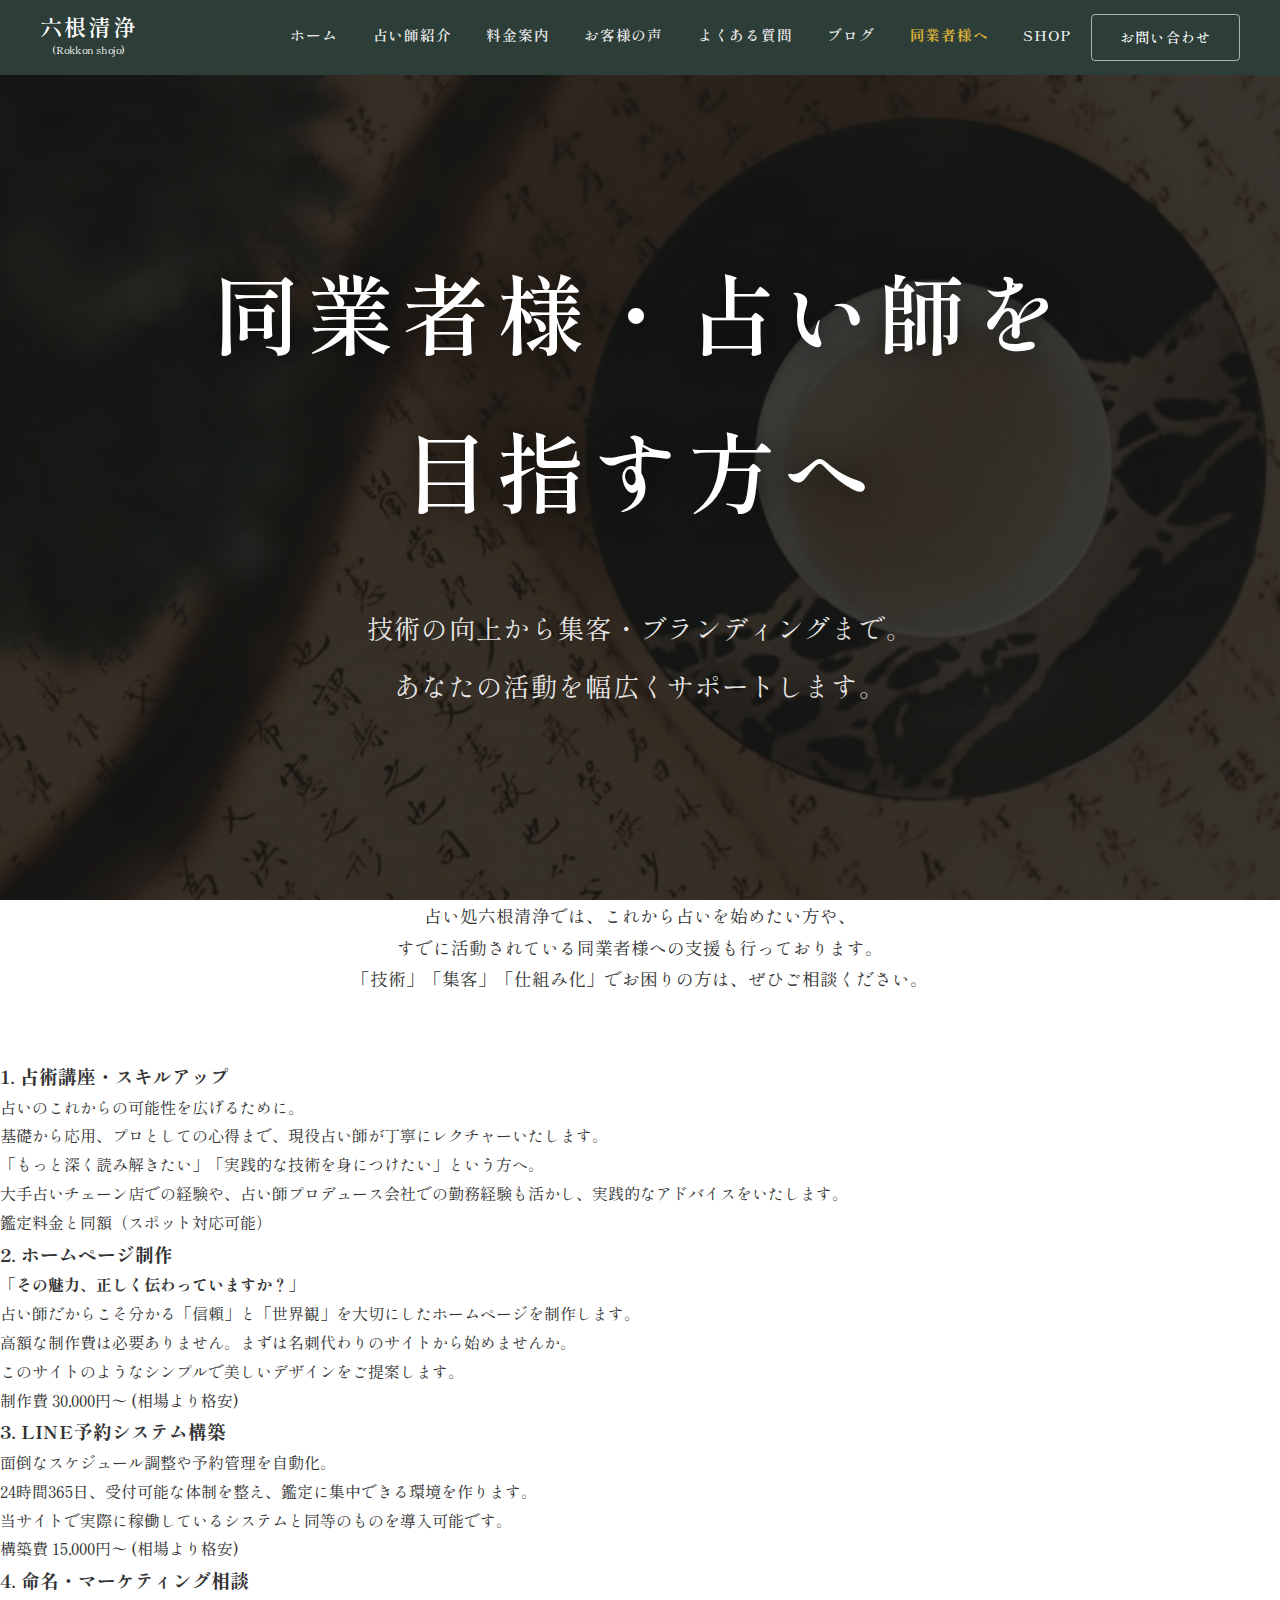
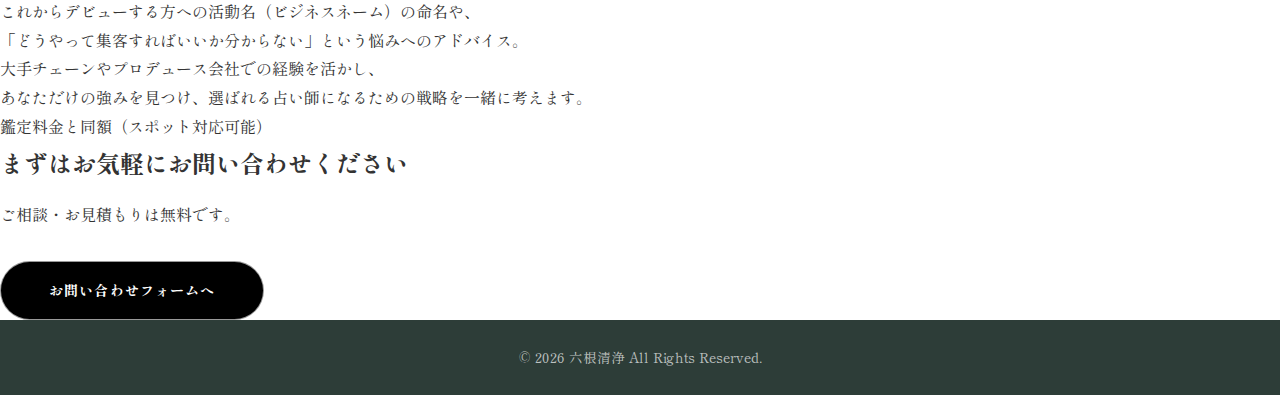
<file: business_support.html>
<!DOCTYPE html>
<html lang="ja">

<head>
    <meta charset="UTF-8">
    <meta name="viewport" content="width=device-width, initial-scale=1.0">

    <!-- Google tag (gtag.js) -->
    <script async src="https://www.googletagmanager.com/gtag/js?id=G-T47H5DSFTR"></script>
    <script>
        window.dataLayer = window.dataLayer || [];
        function gtag() { dataLayer.push(arguments); }
        gtag('js', new Date());

        gtag('config', 'G-T47H5DSFTR');
    </script>
    <title>同業者様・占い師を目指す方へ | 占い処 六根清浄</title>
    <meta name="description" content="占い師のための技術講座、ホームページ制作、LINE予約システム構築など、あなたの活動を幅広くサポートします。">

    <!-- CSS -->
    <link rel="stylesheet" href="css/style.css">
    <link rel="stylesheet" href="css/animations.css">

    <!-- Google Fonts -->
    <link rel="preconnect" href="https://fonts.googleapis.com">
    <link rel="preconnect" href="https://fonts.gstatic.com" crossorigin>
    <link href="https://fonts.googleapis.com/css2?family=Shippori+Mincho:wght@400;500;600;700&display=swap"
        rel="stylesheet">

</head>

<body>

    <!-- ヘッダー -->
    <header class="header">
        <div class="header-inner">
            <a href="index.html" class="logo">
                <span class="logo-main">六根清浄</span>
                <span class="logo-sub">(Rokkon shojo)</span>
            </a>
            <div class="nav-wrapper">
                <nav class="nav">
                    <a href="index.html">ホーム</a>
                    <a href="about.html">占い師紹介</a>
                    <a href="pricing.html">料金案内</a>
                    <a href="testimonials.html">お客様の声</a>
                    <a href="faq.html">よくある質問</a>
                    <a href="blog.html">ブログ</a>
                    <a href="business_support.html" style="color: #d4af37; font-weight: bold;">同業者様へ</a>
                    <a href="https://uranairokkon.base.shop" target="_blank">SHOP</a>
                </nav>
                <a href="https://docs.google.com/forms/d/e/1FAIpQLSdG_cRsdXN-z8HUmzwUdAv7exsxFM41qp-WLr6hGORGmQI28w/viewform?usp=header"
                    class="contact-btn" target="_blank">お問い合わせ</a>
            </div>
            <div class="menu-toggle" onclick="toggleMenu();" aria-label="メニュー">
                <span></span>
                <span></span>
                <span></span>
            </div>
        </div>
    </header>

    <!-- ヒーロー -->
    <section class="hero business-hero">
        <div class="hero-bg">
            <img src="images/otya.jpg" alt="六根清浄の雰囲気" width="1920" height="1080">
        </div>
        <div class="hero-overlay"></div>
        <div class="hero-content">
            <h1 class="hero-title">同業者様・占い師を目指す方へ</h1>
            <p class="hero-subtitle">
                技術の向上から集客・ブランディングまで。<br>
                あなたの活動を幅広くサポートします。
            </p>
        </div>
    </section>

    <!-- メインコンテンツ -->
    <section class="business-section">

        <p style="text-align: center; margin-bottom: 4rem; font-size: 1.1rem; line-height: 1.8;">
            占い処六根清浄では、これから占いを始めたい方や、<br>
            すでに活動されている同業者様への支援も行っております。<br>
            「技術」「集客」「仕組み化」でお困りの方は、ぜひご相談ください。
        </p>

        <!-- 1. 占術講座・スキルアップ -->
        <div class="service-card">
            <h3 class="service-title">1. 占術講座・スキルアップ</h3>
            <p>
                占いのこれからの可能性を広げるために。<br>
                基礎から応用、プロとしての心得まで、現役占い師が丁寧にレクチャーいたします。<br>
                「もっと深く読み解きたい」「実践的な技術を身につけたい」という方へ。<br>
                大手占いチェーン店での経験や、占い師プロデュース会社での勤務経験も活かし、実践的なアドバイスをいたします。
            </p>
            <span class="service-price">鑑定料金と同額（スポット対応可能）</span>
        </div>

        <!-- 2. ホームページ制作 -->
        <div class="service-card">
            <h3 class="service-title">2. ホームページ制作</h3>
            <p>
                <strong>「その魅力、正しく伝わっていますか？」</strong><br>
                占い師だからこそ分かる「信頼」と「世界観」を大切にしたホームページを制作します。<br>
                高額な制作費は必要ありません。まずは名刺代わりのサイトから始めませんか。<br>
                このサイトのようなシンプルで美しいデザインをご提案します。
            </p>
            <span class="service-price">制作費 30,000円〜 (相場より格安)</span>
        </div>

        <!-- 3. LINE予約システム -->
        <div class="service-card">
            <h3 class="service-title">3. LINE予約システム構築</h3>
            <p>
                面倒なスケジュール調整や予約管理を自動化。<br>
                24時間365日、受付可能な体制を整え、鑑定に集中できる環境を作ります。<br>
                当サイトで実際に稼働しているシステムと同等のものを導入可能です。
            </p>
            <span class="service-price">構築費 15,000円〜 (相場より格安)</span>
        </div>

        <!-- 4. 命名・マーケティング -->
        <div class="service-card">
            <h3 class="service-title">4. 命名・マーケティング相談</h3>
            <p>
                これからデビューする方への活動名（ビジネスネーム）の命名や、<br>
                「どうやって集客すればいいか分からない」という悩みへのアドバイス。<br>
                大手チェーンやプロデュース会社での経験を活かし、<br>
                あなただけの強みを見つけ、選ばれる占い師になるための戦略を一緒に考えます。
            </p>
            <span class="service-price">鑑定料金と同額（スポット対応可能）</span>
        </div>

        <!-- お問い合わせCTA -->
        <div class="contact-cta">
            <h2 style="margin-bottom: 1rem;">まずはお気軽にお問い合わせください</h2>
            <p style="margin-bottom: 2rem;">ご相談・お見積もりは無料です。</p>
            <a href="https://docs.google.com/forms/d/e/1FAIpQLSdG_cRsdXN-z8HUmzwUdAv7exsxFM41qp-WLr6hGORGmQI28w/viewform?usp=header"
                class="contact-btn"
                style="display: inline-block; padding: 1rem 3rem; background: #000; color: #fff; text-decoration: none; border-radius: 50px; font-weight: bold; transition: opacity 0.3s;"
                target="_blank">
                お問い合わせフォームへ
            </a>
        </div>

    </section>

    <!-- フッター -->
    <footer class="footer">
        <div class="footer-content">
            © 2026 六根清浄 All Rights Reserved.
        </div>
    </footer>

</body>

</html>
</file>
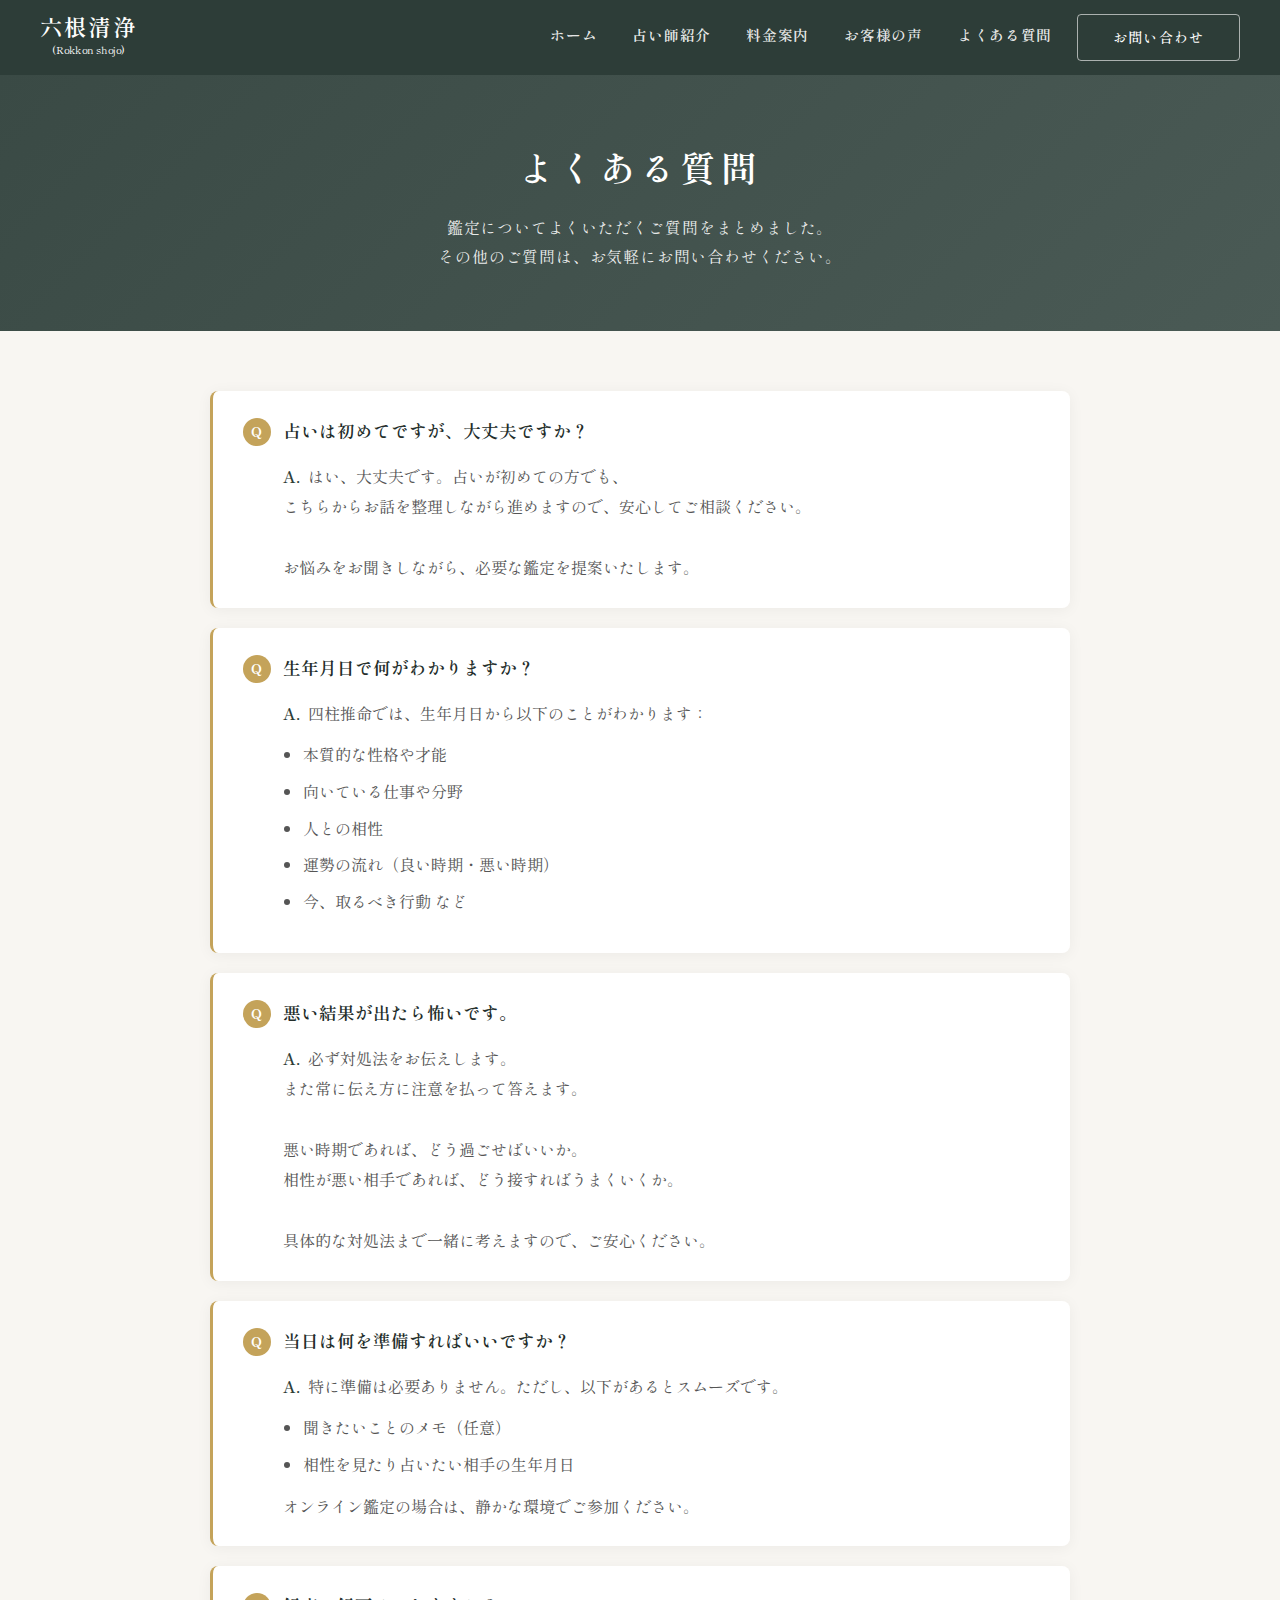
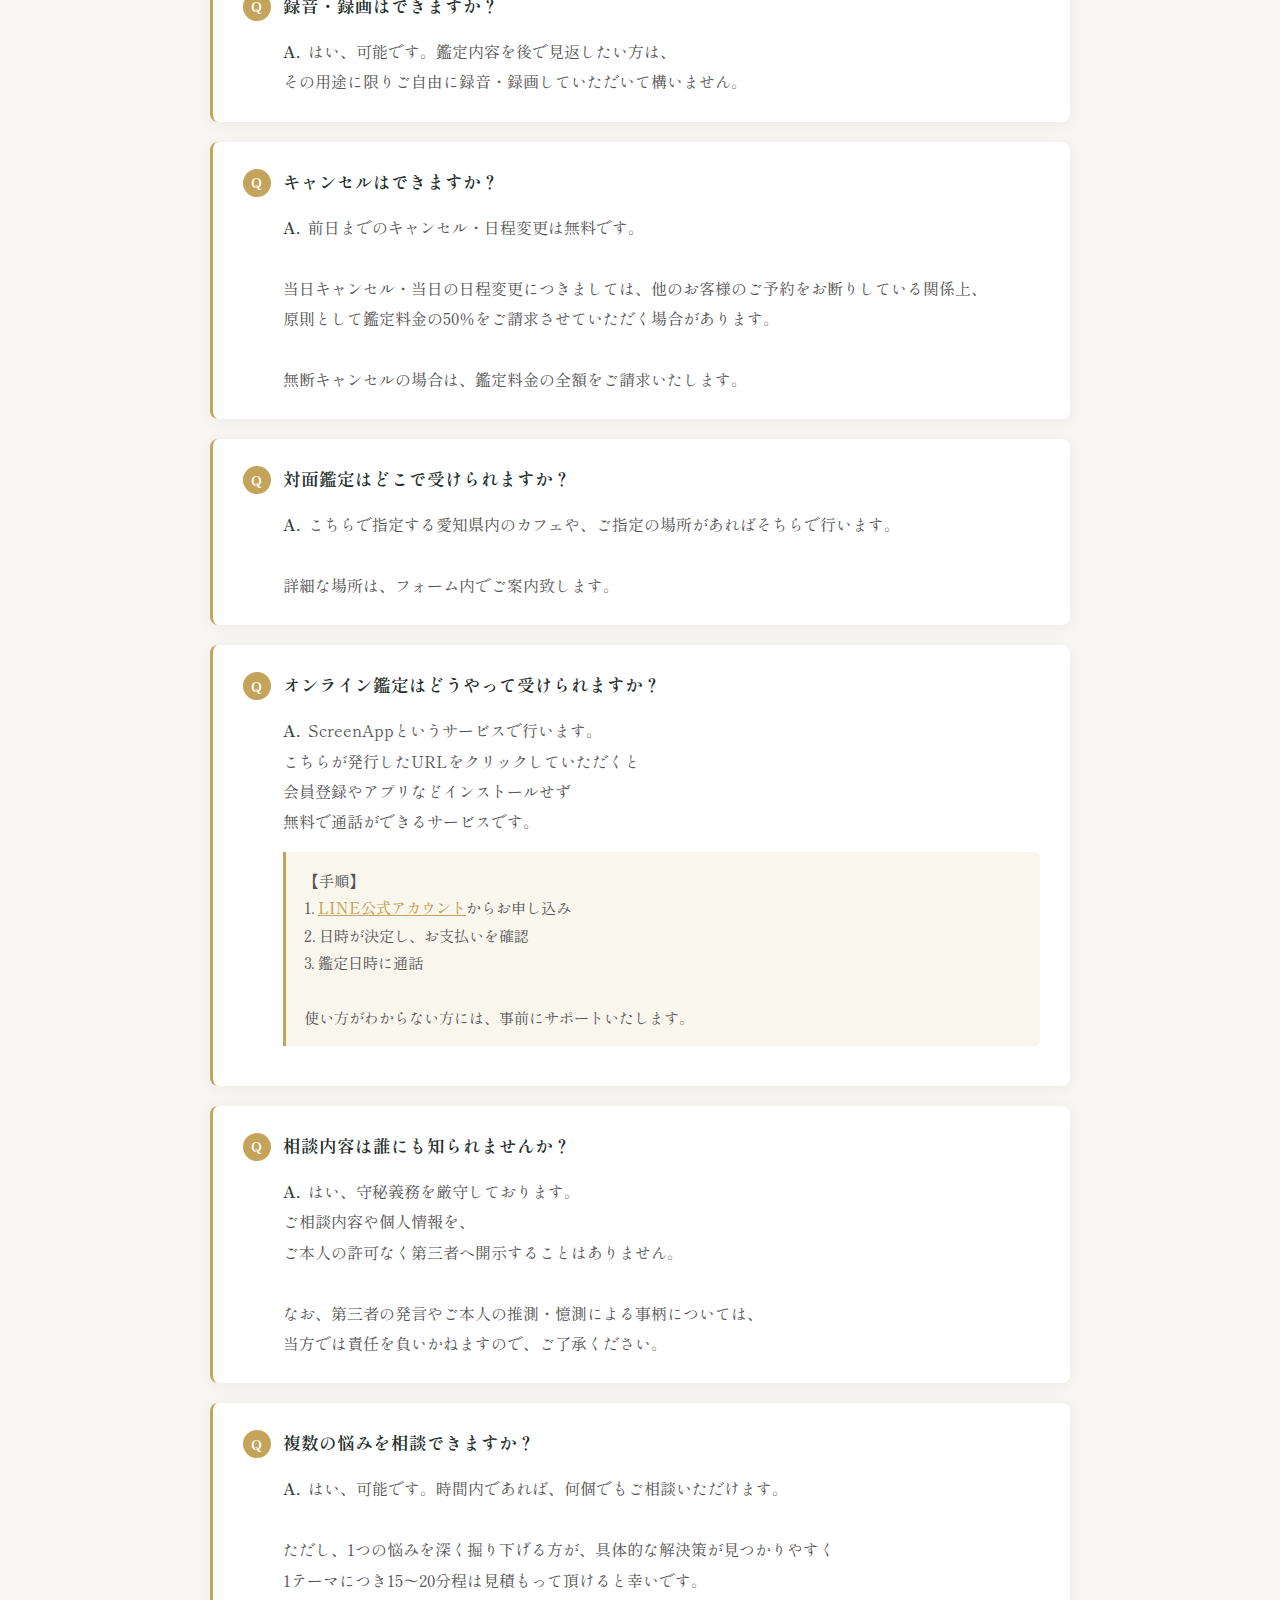
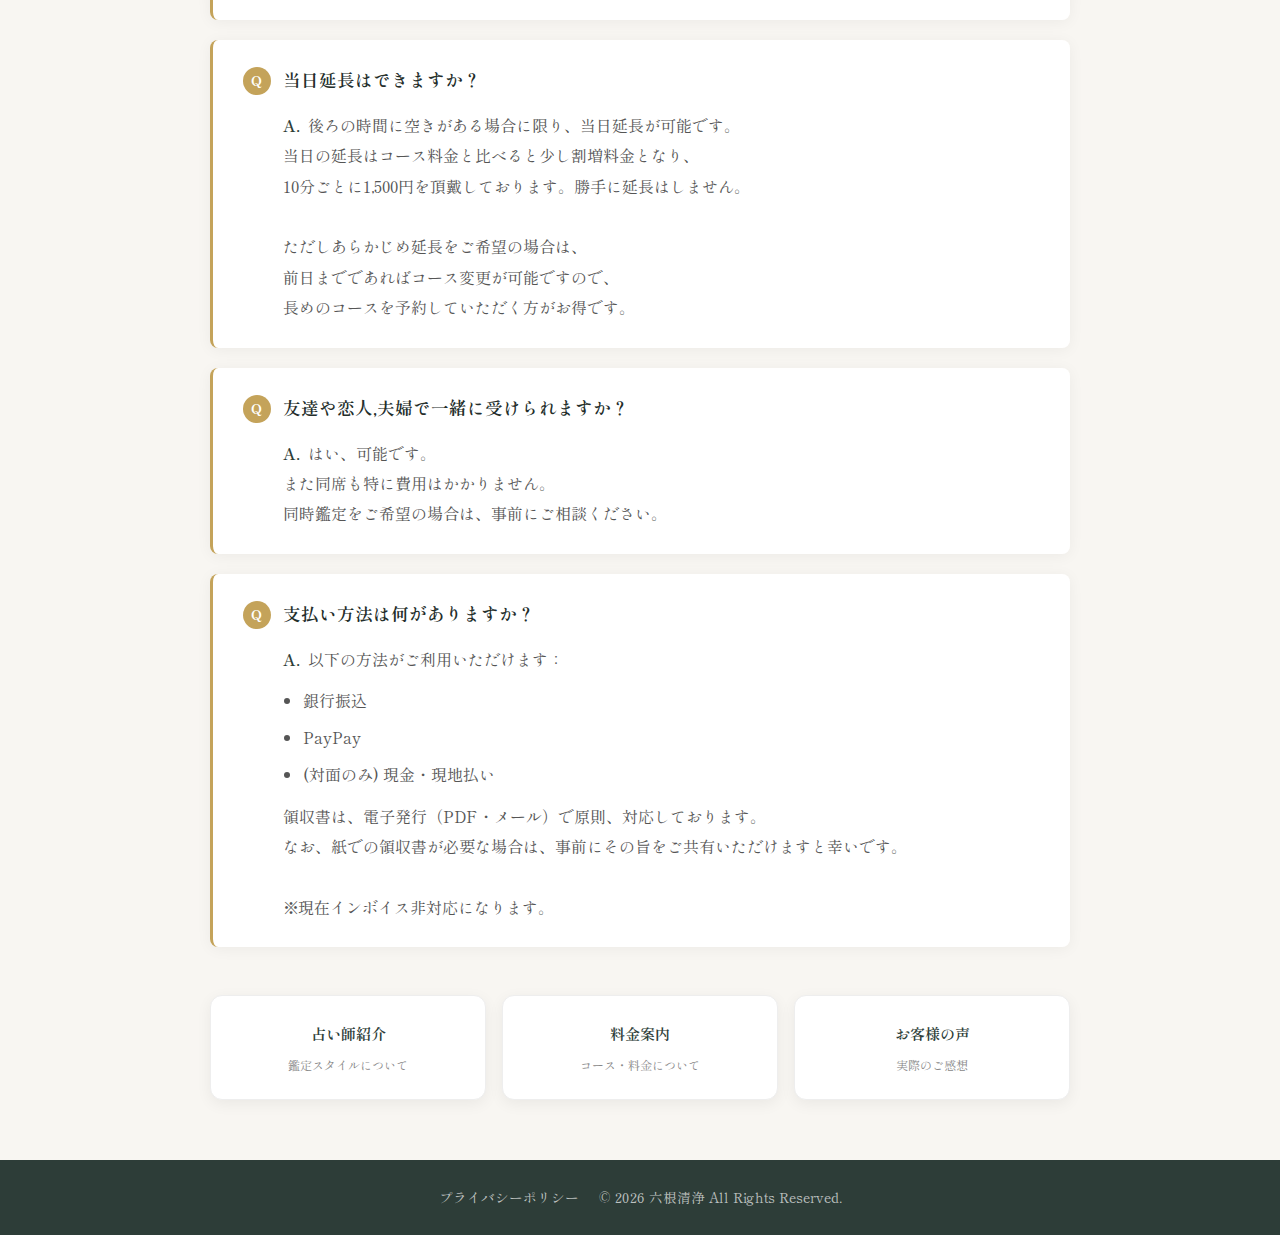
<file: faq.html>
<!DOCTYPE html>
<html lang="ja">
<head>
    <meta charset="UTF-8">
    <meta name="viewport" content="width=device-width, initial-scale=1.0">
    <title>よくある質問 - 占い処 六根清浄</title>
    <link rel="preconnect" href="https://fonts.googleapis.com">
    <link rel="preconnect" href="https://fonts.gstatic.com" crossorigin>
    <link href="https://fonts.googleapis.com/css2?family=Shippori+Mincho:wght@400;500;600;700&display=swap" rel="stylesheet">
    <style>
        * {
            margin: 0;
            padding: 0;
            box-sizing: border-box;
        }

        html {
            scroll-behavior: smooth;
        }

        body {
            font-family: 'Shippori Mincho', serif;
            color: #333;
            line-height: 1.8;
        }

        a {
            text-decoration: none;
            color: inherit;
        }

        :root {
            --color-primary: #2d3d38;
            --color-primary-dark: #232d2a;
            --color-gold: #c4a35a;
            --color-text-white: #ffffff;
            --color-text-light: rgba(255,255,255,0.9);
            --color-cream: #f8f6f2;
        }

        /* ========== ヘッダー ========== */
        .header {
            position: fixed;
            top: 0;
            left: 0;
            width: 100%;
            background: var(--color-primary);
            z-index: 1000;
            padding: 0 40px;
        }

        .header-inner {
            max-width: 1400px;
            margin: 0 auto;
            display: flex;
            justify-content: space-between;
            align-items: center;
            height: 75px;
        }

        .logo {
            color: var(--color-text-white);
            text-align: center;
        }

        .logo-main {
            font-size: 1.4rem;
            font-weight: 600;
            letter-spacing: 0.1em;
            display: block;
            line-height: 1;
        }

        .logo-sub {
            display: block;
            font-size: 0.65rem;
            color: var(--color-text-white);
            letter-spacing: 0.02em;
            margin-top: 3px;
            font-weight: 400;
        }

        .nav-wrapper {
            display: flex;
            align-items: center;
            gap: 25px;
        }

        .nav {
            display: flex;
            gap: 35px;
            align-items: center;
        }

        .nav a {
            color: var(--color-text-light);
            font-size: 0.92rem;
            letter-spacing: 0.05em;
            transition: all 0.3s;
            font-weight: 600;
            position: relative;
            padding-bottom: 5px;
        }

        .nav a::after {
            content: '';
            position: absolute;
            bottom: 0;
            left: 50%;
            width: 0;
            height: 1px;
            background: var(--color-gold);
            transition: all 0.3s;
            transform: translateX(-50%);
        }

        .nav a:hover::after {
            width: 100%;
        }

        .nav a:hover {
            color: var(--color-gold);
        }

        .contact-btn {
            background: transparent;
            color: var(--color-text-white);
            padding: 10px 35px;
            border-radius: 4px;
            font-size: 0.88rem;
            font-weight: 500;
            letter-spacing: 0.08em;
            transition: all 0.3s;
            border: 1px solid rgba(255,255,255,0.6);
        }

        .contact-btn:hover {
            background: rgba(255,255,255,0.1);
            border-color: var(--color-text-white);
        }

        /* ========== メインコンテンツ ========== */
        .main-content {
            padding-top: 75px;
            background: var(--color-cream);
            min-height: 100vh;
        }

        .page-header {
            background: linear-gradient(135deg, #3a4a45 0%, #4a5a55 100%);
            padding: 60px 20px;
            text-align: center;
        }

        .page-title {
            font-size: 2.2rem;
            color: var(--color-text-white);
            letter-spacing: 0.15em;
            font-weight: 600;
            margin-bottom: 15px;
        }

        .page-subtitle {
            font-size: 1rem;
            color: var(--color-text-light);
            letter-spacing: 0.05em;
            line-height: 1.8;
        }

        .container {
            max-width: 900px;
            margin: 0 auto;
            padding: 60px 20px;
        }

        .faq-item {
            background: rgba(255, 255, 255, 0.95);
            border-radius: 8px;
            padding: 25px 30px;
            margin-bottom: 20px;
            box-shadow: 0 2px 15px rgba(0,0,0,0.05);
            border-left: 3px solid var(--color-gold);
        }

        .question {
            font-size: 1.1rem;
            color: var(--color-primary-dark);
            font-weight: 600;
            margin-bottom: 15px;
            display: flex;
            align-items: flex-start;
            gap: 12px;
            line-height: 1.7;
        }

        .question::before {
            content: 'Q';
            display: inline-flex;
            align-items: center;
            justify-content: center;
            min-width: 28px;
            height: 28px;
            background: var(--color-gold);
            color: white;
            border-radius: 50%;
            font-size: 0.85rem;
            font-weight: 700;
            flex-shrink: 0;
            margin-top: 2px;
        }

        .answer {
            color: #555;
            font-size: 1rem;
            line-height: 1.9;
            padding-left: 40px;
        }

        .answer-label {
            display: inline-block;
            color: var(--color-primary);
            font-weight: 600;
            margin-right: 8px;
        }

        .answer ul {
            margin: 12px 0;
            padding-left: 20px;
        }

        .answer li {
            margin-bottom: 8px;
            line-height: 1.8;
        }

        .note-box {
            background: rgba(196, 163, 90, 0.1);
            border-left: 3px solid var(--color-gold);
            padding: 15px 18px;
            margin: 15px 0;
            border-radius: 0 5px 5px 0;
            font-size: 0.95rem;
            line-height: 1.8;
        }

        .link-text {
            color: var(--color-gold);
            text-decoration: underline;
            font-weight: 500;
        }

        /* ========== フッター ========== */
        .footer {
            background: var(--color-primary);
            color: rgba(255,255,255,0.7);
            text-align: center;
            padding: 25px 20px;
            height: 75px;
            display: flex;
            align-items: center;
            justify-content: center;
        }

        .footer-content {
            font-size: 0.85rem;
        }

        .footer-content a {
            color: rgba(255,255,255,0.7);
            margin-right: 20px;
            transition: color 0.3s;
        }

        .footer-content a:hover {
            color: var(--color-gold);
        }

        /* ========== レスポンシブ ========== */
        @media (max-width: 1100px) {
            .header {
                padding: 0 20px;
            }
            .nav {
                gap: 20px;
            }
            .nav a {
                font-size: 0.8rem;
            }
            .contact-btn {
                padding: 10px 18px;
                font-size: 0.8rem;
            }
        }

        @media (max-width: 900px) {
            .header-inner {
                height: 60px;
            }
            .logo-main {
                font-size: 1.1rem;
            }
            .nav {
                gap: 15px;
            }
            .nav a {
                font-size: 0.75rem;
            }
            .contact-btn {
                padding: 8px 14px;
                font-size: 0.75rem;
            }
            .main-content {
                padding-top: 60px;
            }
            .page-header {
                padding: 40px 20px;
            }
            .page-title {
                font-size: 1.6rem;
            }
            .container {
                padding: 40px 15px;
            }
            .faq-item {
                padding: 20px;
            }
            .question {
                font-size: 1rem;
            }
            .answer {
                font-size: 0.95rem;
                padding-left: 35px;
            }
            .footer {
                height: auto;
                padding: 20px;
            }
            .footer-content {
                font-size: 0.75rem;
            }
        }

        @media (max-width: 600px) {
            .nav {
                gap: 8px;
            }
            .nav a {
                font-size: 0.65rem;
            }
            .contact-btn {
                padding: 6px 10px;
                font-size: 0.65rem;
            }
        }

        @media (max-width: 768px) {
            .nav-wrapper {
                display: none;
                position: fixed;
                top: 60px;
                left: 0;
                width: 100%;
                background: var(--color-primary);
                flex-direction: column;
                padding: 20px;
                gap: 0;
                z-index: 999;
            }
            .nav-wrapper.active {
                display: flex;
            }
            .nav {
                flex-direction: column;
                gap: 0;
                width: 100%;
            }
            .nav a {
                padding: 15px 0;
                font-size: 1rem;
                border-bottom: 1px solid rgba(255,255,255,0.1);
                width: 100%;
                text-align: center;
            }
            .nav a::after {
                display: none;
            }
            .contact-btn {
                margin-top: 15px;
                padding: 12px 30px;
                font-size: 1rem;
                text-align: center;
            }
            .menu-toggle {
                display: flex !important;
            }
        }

        /* ハンバーガーメニュー */
        .menu-toggle {
            display: none;
            flex-direction: column;
            justify-content: center;
            gap: 5px;
            width: 28px;
            height: 28px;
            cursor: pointer;
        }
        .menu-toggle span {
            display: block;
            width: 100%;
            height: 2px;
            background: #fff;
            transition: 0.3s;
        }

        /* ページ導線 */
        .page-links-container {
            display: grid;
            grid-template-columns: repeat(3, 1fr);
            gap: 16px;
            margin-top: 48px;
        }
        .page-link-card {
            background: #fff;
            padding: 24px 16px;
            border-radius: 12px;
            text-align: center;
            box-shadow: 0 4px 15px rgba(0,0,0,0.06);
            transition: all 0.3s;
            display: block;
            border: 1px solid #eee;
        }
        .page-link-card:hover {
            transform: translateY(-4px);
            box-shadow: 0 8px 25px rgba(0,0,0,0.1);
        }
        .page-link-title {
            display: block;
            font-size: 0.95rem;
            font-weight: 600;
            color: var(--color-primary);
            margin-bottom: 6px;
        }
        .page-link-desc {
            display: block;
            font-size: 0.75rem;
            color: #888;
        }
        @media (max-width: 768px) {
            .page-links-container {
                grid-template-columns: repeat(3, 1fr);
                gap: 10px;
                margin-top: 36px;
            }
            .page-link-card {
                padding: 18px 10px;
            }
            .page-link-title {
                font-size: 0.82rem;
            }
            .page-link-desc {
                font-size: 0.68rem;
            }
        }
    </style>
</head>
<body>

    <!-- ヘッダー -->
    <header class="header">
        <div class="header-inner">
            <a href="index.html" class="logo">
                <span class="logo-main">六根清浄</span>
                <span class="logo-sub">(Rokkon shojo)</span>
            </a>
            <div class="nav-wrapper">
                <nav class="nav">
                    <a href="index.html">ホーム</a>
                    <a href="about.html">占い師紹介</a>
                    <a href="pricing.html">料金案内</a>
                    <a href="testimonials.html">お客様の声</a>
                    <a href="faq.html">よくある質問</a>
                </nav>
                <a href="https://docs.google.com/forms/d/e/1FAIpQLSdG_cRsdXN-z8HUmzwUdAv7exsxFM41qp-WLr6hGORGmQI28w/viewform?usp=header" class="contact-btn" target="_blank">お問い合わせ</a>
            </div>
            <div class="menu-toggle" onclick="toggleMenu()">
                <span></span>
                <span></span>
                <span></span>
            </div>
        </div>
    </header>

    <!-- メインコンテンツ -->
    <main class="main-content">
        <div class="page-header">
            <h1 class="page-title">よくある質問</h1>
            <p class="page-subtitle">鑑定についてよくいただくご質問をまとめました。<br>その他のご質問は、お気軽にお問い合わせください。</p>
        </div>

        <div class="container">
            <div class="faq-item">
                <div class="question">占いは初めてですが、大丈夫ですか？</div>
                <div class="answer">
                    <span class="answer-label">A.</span>はい、大丈夫です。占いが初めての方でも、<br>
                    こちらからお話を整理しながら進めますので、安心してご相談ください。<br><br>
                    お悩みをお聞きしながら、必要な鑑定を提案いたします。
                </div>
            </div>

            <div class="faq-item">
                <div class="question">生年月日で何がわかりますか？</div>
                <div class="answer">
                    <span class="answer-label">A.</span>四柱推命では、生年月日から以下のことがわかります：
                    <ul>
                        <li>本質的な性格や才能</li>
                        <li>向いている仕事や分野</li>
                        <li>人との相性</li>
                        <li>運勢の流れ（良い時期・悪い時期）</li>
                        <li>今、取るべき行動 など</li>
                    </ul>
                </div>
            </div>

            <div class="faq-item">
                <div class="question">悪い結果が出たら怖いです。</div>
                <div class="answer">
                    <span class="answer-label">A.</span>必ず対処法をお伝えします。<br>
                    また常に伝え方に注意を払って答えます。<br><br>
                    悪い時期であれば、どう過ごせばいいか。<br>
                    相性が悪い相手であれば、どう接すればうまくいくか。<br><br>
                    具体的な対処法まで一緒に考えますので、ご安心ください。
                </div>
            </div>

            <div class="faq-item">
                <div class="question">当日は何を準備すればいいですか？</div>
                <div class="answer">
                    <span class="answer-label">A.</span>特に準備は必要ありません。ただし、以下があるとスムーズです。
                    <ul>
                        <li>聞きたいことのメモ（任意）</li>
                        <li>相性を見たり占いたい相手の生年月日</li>
                    </ul>
                    オンライン鑑定の場合は、静かな環境でご参加ください。
                </div>
            </div>

            <div class="faq-item">
                <div class="question">録音・録画はできますか？</div>
                <div class="answer">
                    <span class="answer-label">A.</span>はい、可能です。鑑定内容を後で見返したい方は、<br>
                    その用途に限りご自由に録音・録画していただいて構いません。
                </div>
            </div>

            <div class="faq-item">
                <div class="question">キャンセルはできますか？</div>
                <div class="answer">
                    <span class="answer-label">A.</span>前日までのキャンセル・日程変更は無料です。<br><br>
                    当日キャンセル・当日の日程変更につきましては、他のお客様のご予約をお断りしている関係上、<br>
                    原則として鑑定料金の50％をご請求させていただく場合があります。<br><br>
                    無断キャンセルの場合は、鑑定料金の全額をご請求いたします。
                </div>
            </div>

            <div class="faq-item">
                <div class="question">対面鑑定はどこで受けられますか？</div>
                <div class="answer">
                    <span class="answer-label">A.</span>こちらで指定する愛知県内のカフェや、ご指定の場所があればそちらで行います。<br><br>
                    詳細な場所は、フォーム内でご案内致します。
                </div>
            </div>

            <div class="faq-item">
                <div class="question">オンライン鑑定はどうやって受けられますか？</div>
                <div class="answer">
                    <span class="answer-label">A.</span>ScreenAppというサービスで行います。<br>
                    こちらが発行したURLをクリックしていただくと<br>
                    会員登録やアプリなどインストールせず<br>
                    無料で通話ができるサービスです。
                    <div class="note-box">
                        【手順】<br>
                        1. <span class="link-text">LINE公式アカウント</span>からお申し込み<br>
                        2. 日時が決定し、お支払いを確認<br>
                        3. 鑑定日時に通話<br><br>
                        使い方がわからない方には、事前にサポートいたします。
                    </div>
                </div>
            </div>

            <div class="faq-item">
                <div class="question">相談内容は誰にも知られませんか？</div>
                <div class="answer">
                    <span class="answer-label">A.</span>はい、守秘義務を厳守しております。<br>
                    ご相談内容や個人情報を、<br>
                    ご本人の許可なく第三者へ開示することはありません。<br><br>
                    なお、第三者の発言やご本人の推測・憶測による事柄については、<br>
                    当方では責任を負いかねますので、ご了承ください。
                </div>
            </div>

            <div class="faq-item">
                <div class="question">複数の悩みを相談できますか？</div>
                <div class="answer">
                    <span class="answer-label">A.</span>はい、可能です。時間内であれば、何個でもご相談いただけます。<br><br>
                    ただし、1つの悩みを深く掘り下げる方が、具体的な解決策が見つかりやすく<br>
                    1テーマにつき15〜20分程は見積もって頂けると幸いです。
                </div>
            </div>

            <div class="faq-item">
                <div class="question">当日延長はできますか？</div>
                <div class="answer">
                    <span class="answer-label">A.</span>後ろの時間に空きがある場合に限り、当日延長が可能です。<br>
                    当日の延長はコース料金と比べると少し割増料金となり、<br>
                    10分ごとに1,500円を頂戴しております。勝手に延長はしません。<br><br>
                    ただしあらかじめ延長をご希望の場合は、<br>
                    前日までであればコース変更が可能ですので、<br>
                    長めのコースを予約していただく方がお得です。
                </div>
            </div>

            <div class="faq-item">
                <div class="question">友達や恋人,夫婦で一緒に受けられますか？</div>
                <div class="answer">
                    <span class="answer-label">A.</span>はい、可能です。<br>
                    また同席も特に費用はかかりません。<br>
                    同時鑑定をご希望の場合は、事前にご相談ください。
                </div>
            </div>

            <div class="faq-item">
                <div class="question">支払い方法は何がありますか？</div>
                <div class="answer">
                    <span class="answer-label">A.</span>以下の方法がご利用いただけます：
                    <ul>
                        <li>銀行振込</li>
                        <li>PayPay</li>
                        <li>(対面のみ) 現金・現地払い</li>
                    </ul>
                    領収書は、電子発行（PDF・メール）で原則、対応しております。<br>
                    なお、紙での領収書が必要な場合は、事前にその旨をご共有いただけますと幸いです。<br><br>
                    ※現在インボイス非対応になります。
                </div>
            </div>

            <!-- ページ導線 -->
            <div class="page-links-container">
                <a href="about.html" class="page-link-card">
                    <span class="page-link-title">占い師紹介</span>
                    <span class="page-link-desc">鑑定スタイルについて</span>
                </a>
                <a href="pricing.html" class="page-link-card">
                    <span class="page-link-title">料金案内</span>
                    <span class="page-link-desc">コース・料金について</span>
                </a>
                <a href="testimonials.html" class="page-link-card">
                    <span class="page-link-title">お客様の声</span>
                    <span class="page-link-desc">実際のご感想</span>
                </a>
            </div>

        </div>
    </main>

    <!-- フッター -->
    <footer class="footer">
        <div class="footer-content">
            <a href="#">プライバシーポリシー</a>© 2026 六根清浄 All Rights Reserved.
        </div>
    </footer>

    <script>
        function toggleMenu() {
            document.querySelector('.nav-wrapper').classList.toggle('active');
        }
    </script>

</body>
</html>
</file>
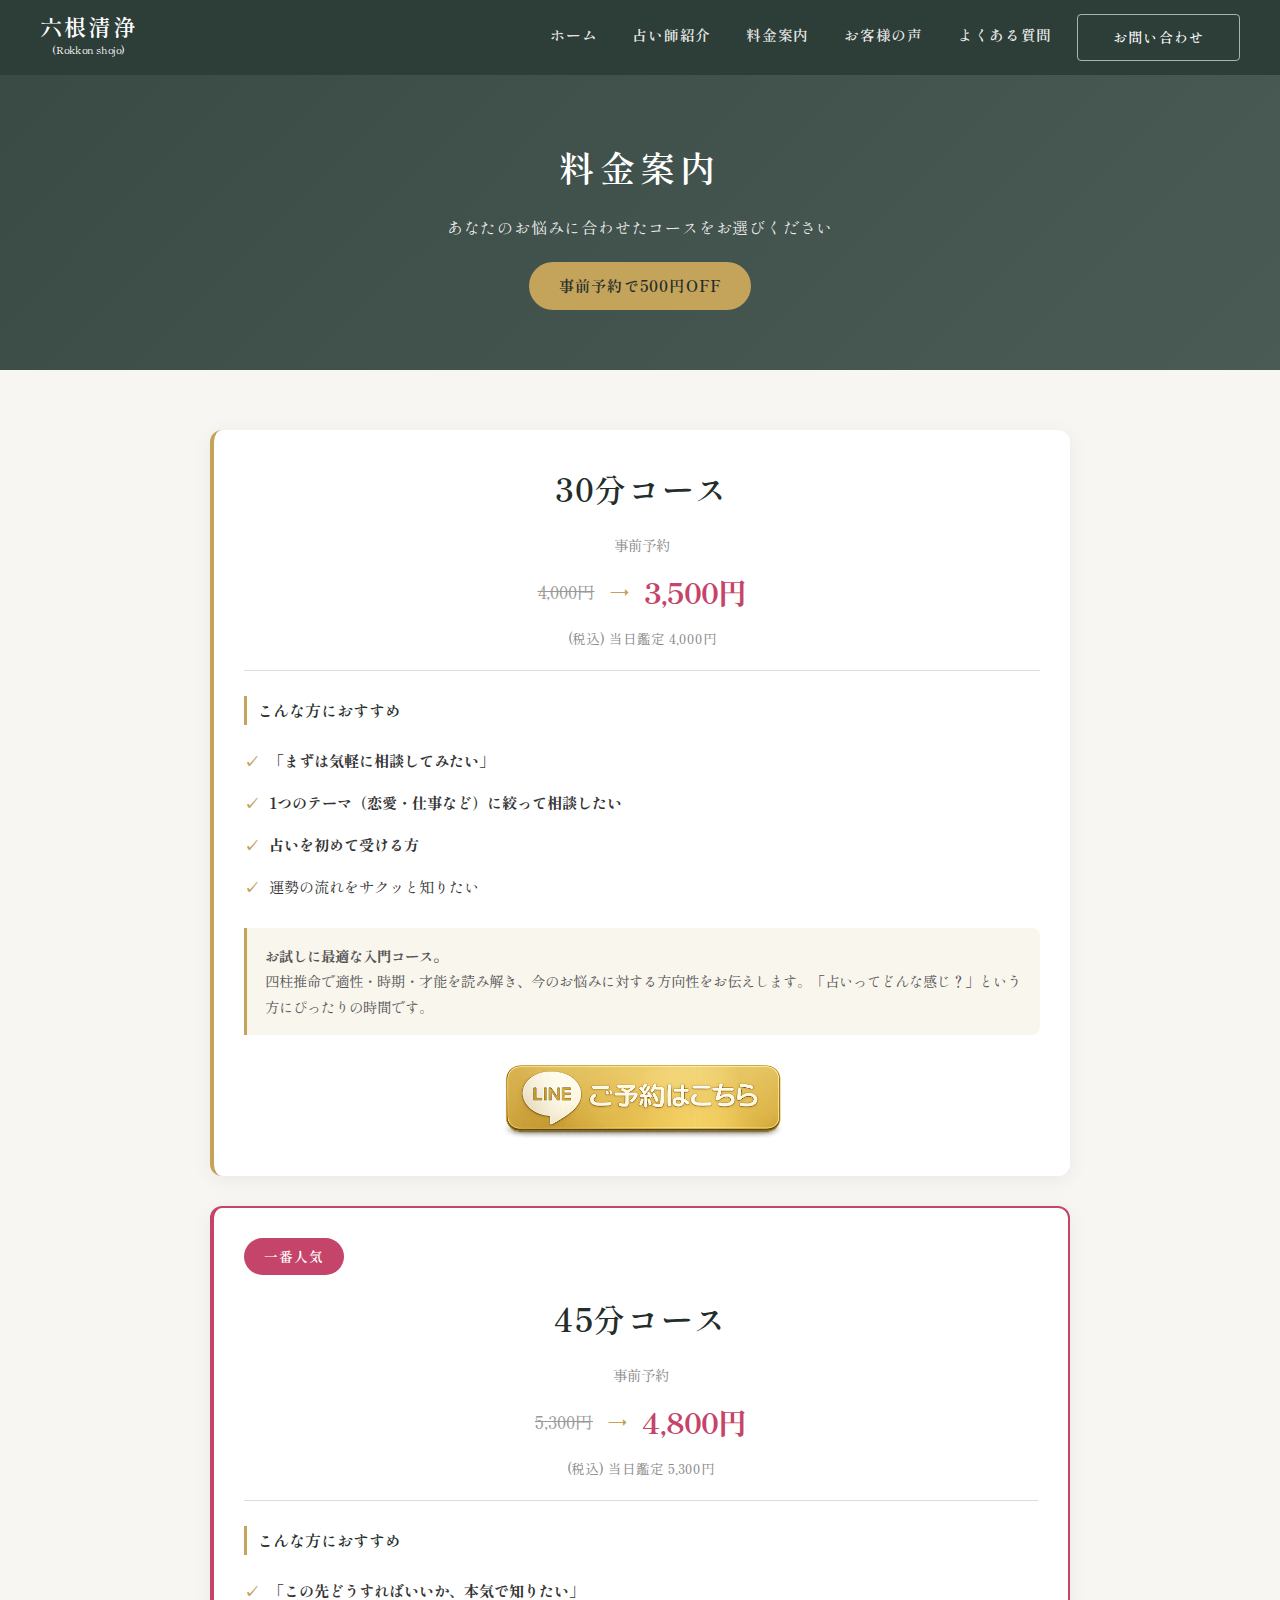
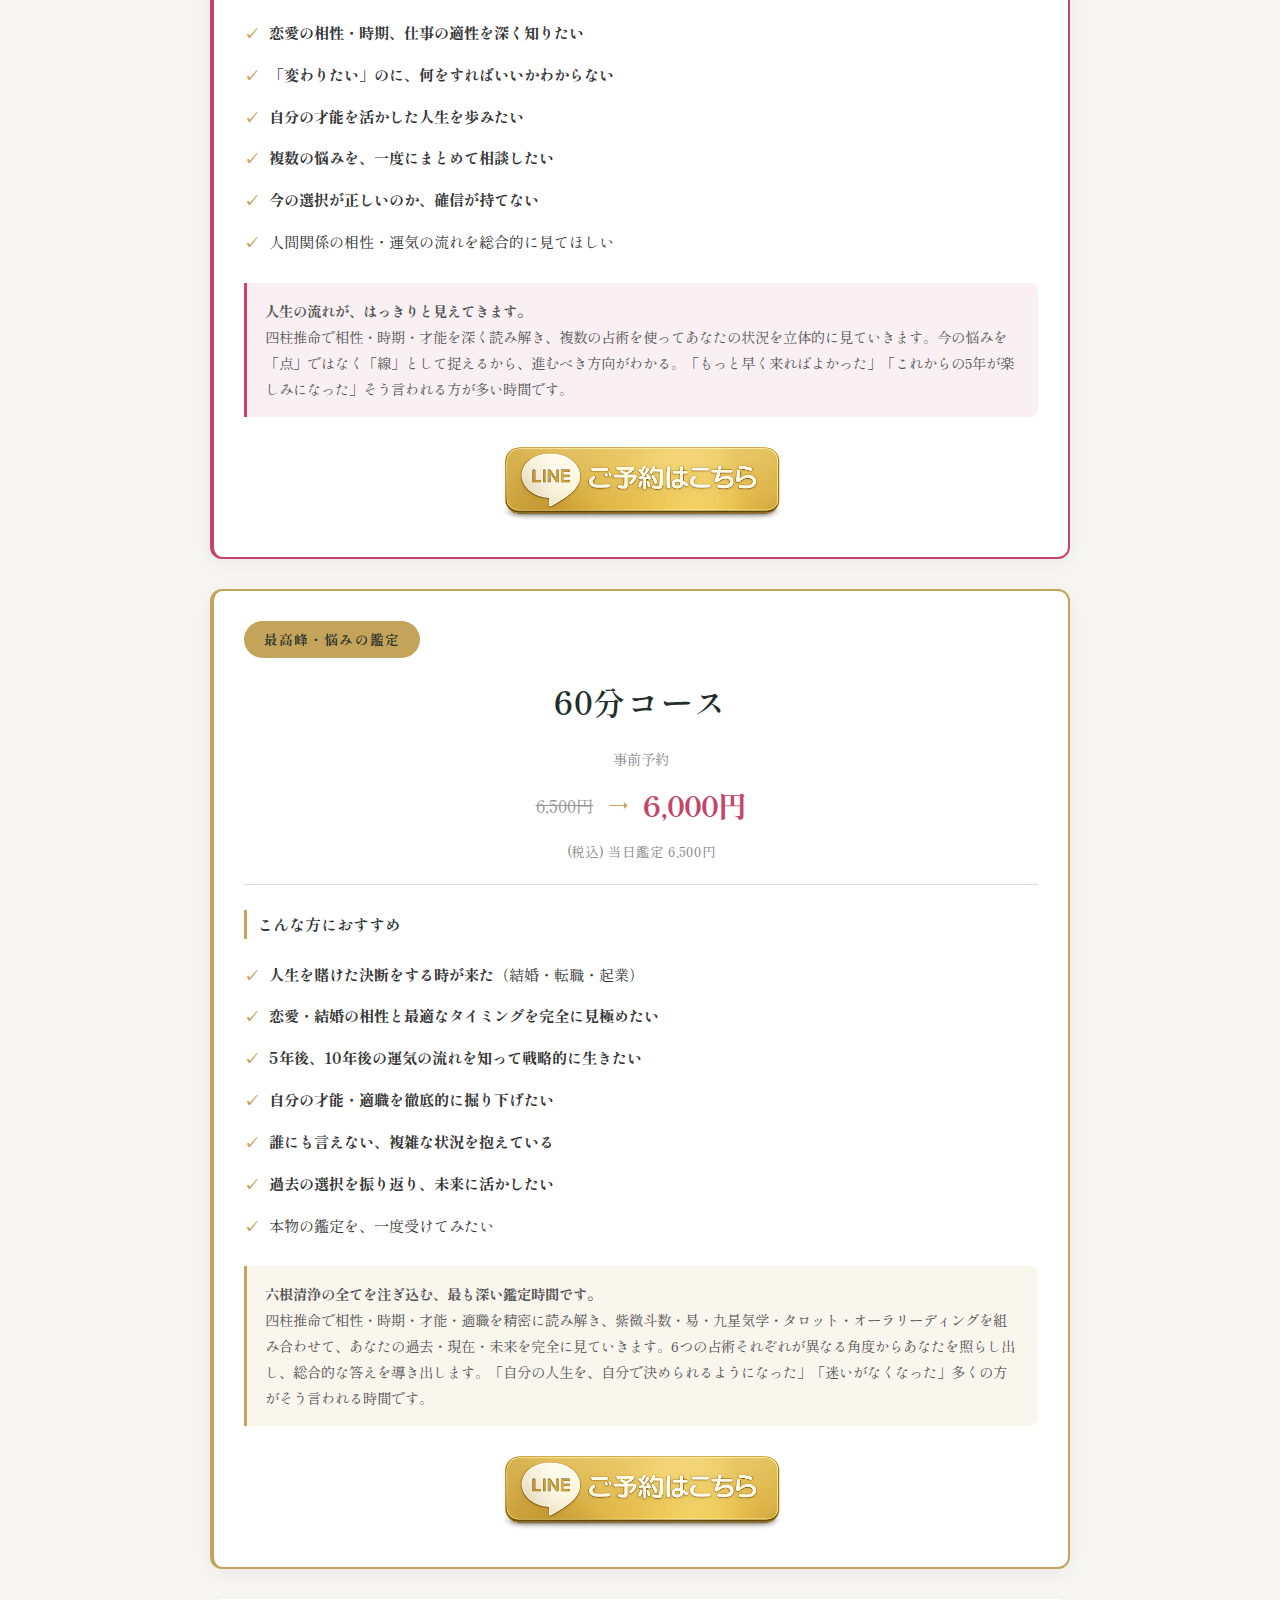
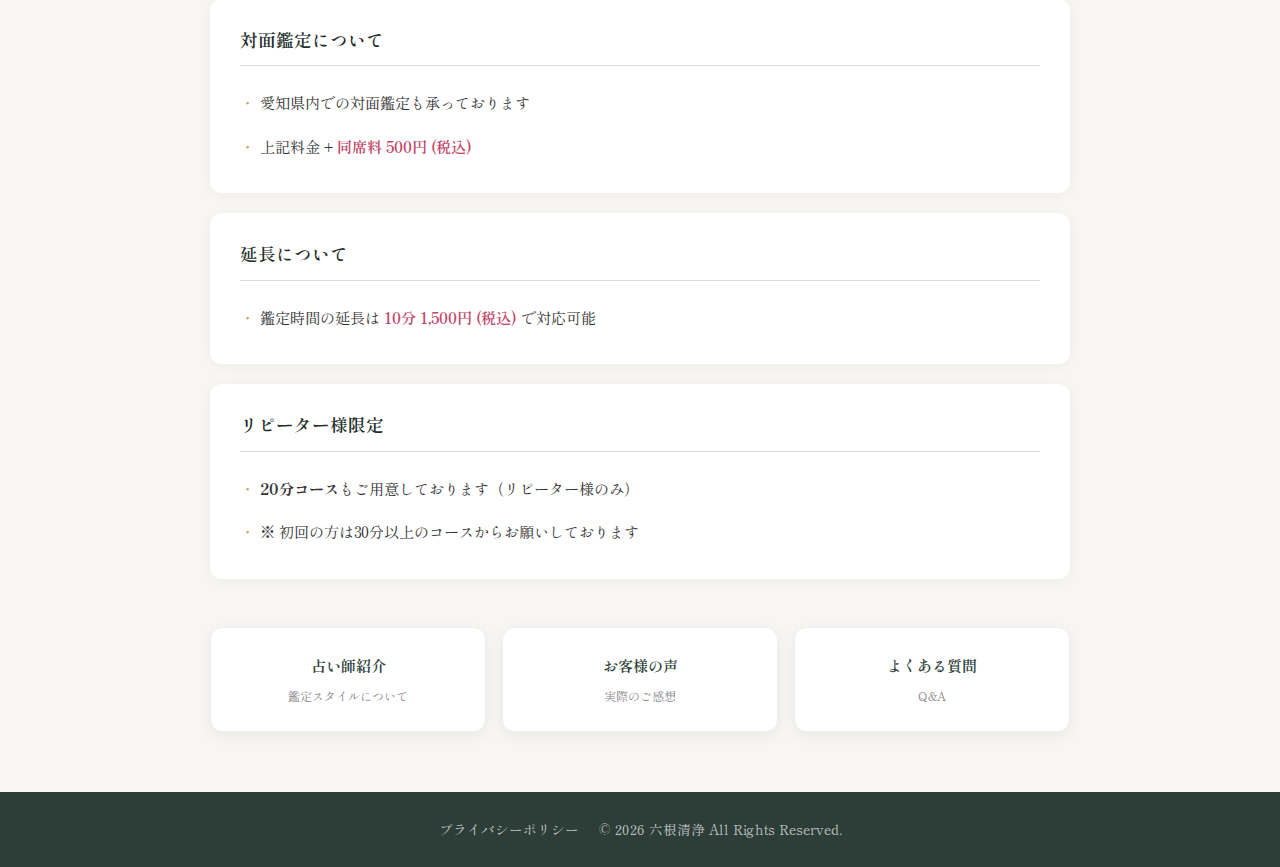
<file: pricing.html>
<!DOCTYPE html>
<html lang="ja">
<head>
    <meta charset="UTF-8">
    <meta name="viewport" content="width=device-width, initial-scale=1.0">
    <title>料金案内 - 占い処 六根清浄</title>
    <link rel="preconnect" href="https://fonts.googleapis.com">
    <link rel="preconnect" href="https://fonts.gstatic.com" crossorigin>
    <link href="https://fonts.googleapis.com/css2?family=Shippori+Mincho:wght@400;500;600;700&display=swap" rel="stylesheet">
    <style>
        * {
            margin: 0;
            padding: 0;
            box-sizing: border-box;
        }

        html {
            scroll-behavior: smooth;
        }

        body {
            font-family: 'Shippori Mincho', serif;
            color: #333;
            line-height: 1.8;
        }

        a {
            text-decoration: none;
            color: inherit;
        }

        :root {
            --color-primary: #2d3d38;
            --color-primary-dark: #232d2a;
            --color-gold: #c4a35a;
            --color-text-white: #ffffff;
            --color-text-light: rgba(255,255,255,0.9);
            --color-cream: #f8f6f2;
        }

        /* ========== ヘッダー ========== */
        .header {
            position: fixed;
            top: 0;
            left: 0;
            width: 100%;
            background: var(--color-primary);
            z-index: 1000;
            padding: 0 40px;
        }

        .header-inner {
            max-width: 1400px;
            margin: 0 auto;
            display: flex;
            justify-content: space-between;
            align-items: center;
            height: 75px;
        }

        .logo {
            color: var(--color-text-white);
            text-align: center;
        }

        .logo-main {
            font-size: 1.4rem;
            font-weight: 600;
            letter-spacing: 0.1em;
            display: block;
            line-height: 1;
        }

        .logo-sub {
            display: block;
            font-size: 0.65rem;
            color: var(--color-text-white);
            letter-spacing: 0.02em;
            margin-top: 3px;
            font-weight: 400;
        }

        .nav-wrapper {
            display: flex;
            align-items: center;
            gap: 25px;
        }

        .nav {
            display: flex;
            gap: 35px;
            align-items: center;
        }

        .nav a {
            color: var(--color-text-light);
            font-size: 0.92rem;
            letter-spacing: 0.05em;
            transition: all 0.3s;
            font-weight: 600;
            position: relative;
            padding-bottom: 5px;
        }

        .nav a::after {
            content: '';
            position: absolute;
            bottom: 0;
            left: 50%;
            width: 0;
            height: 1px;
            background: var(--color-gold);
            transition: all 0.3s;
            transform: translateX(-50%);
        }

        .nav a:hover::after {
            width: 100%;
        }

        .nav a:hover {
            color: var(--color-gold);
        }

        .contact-btn {
            background: transparent;
            color: var(--color-text-white);
            padding: 10px 35px;
            border-radius: 4px;
            font-size: 0.88rem;
            font-weight: 500;
            letter-spacing: 0.08em;
            transition: all 0.3s;
            border: 1px solid rgba(255,255,255,0.6);
        }

        .contact-btn:hover {
            background: rgba(255,255,255,0.1);
            border-color: var(--color-text-white);
        }

        /* ========== メインコンテンツ ========== */
        .main-content {
            padding-top: 75px;
            background: var(--color-cream);
            min-height: 100vh;
        }

        .page-header {
            background: linear-gradient(135deg, #3a4a45 0%, #4a5a55 100%);
            padding: 60px 20px;
            text-align: center;
        }

        .page-title {
            font-size: 2.2rem;
            color: var(--color-text-white);
            letter-spacing: 0.15em;
            font-weight: 600;
            margin-bottom: 15px;
        }

        .page-subtitle {
            font-size: 1rem;
            color: var(--color-text-light);
            letter-spacing: 0.05em;
            line-height: 1.8;
        }

        .advance-notice {
            display: inline-block;
            margin-top: 20px;
            padding: 10px 30px;
            background: var(--color-gold);
            color: var(--color-primary-dark);
            border-radius: 25px;
            font-size: 0.95rem;
            font-weight: 600;
            letter-spacing: 0.08em;
        }

        .container {
            max-width: 900px;
            margin: 0 auto;
            padding: 60px 20px;
        }

        /* ========== コースカード ========== */
        .course-card {
            background: rgba(255, 255, 255, 0.95);
            border-radius: 12px;
            padding: 30px;
            margin-bottom: 30px;
            box-shadow: 0 4px 20px rgba(0,0,0,0.06);
            border-left: 4px solid var(--color-gold);
            transition: transform 0.3s, box-shadow 0.3s;
        }

        .course-card:hover {
            transform: translateY(-3px);
            box-shadow: 0 8px 30px rgba(0,0,0,0.1);
        }

        .course-card.popular {
            border: 2px solid var(--color-gold);
            border-left: 4px solid var(--color-gold);
        }

        .course-card.recommended {
            border: 2px solid #c44569;
            border-left: 4px solid #c44569;
        }

        .course-badge {
            display: inline-block;
            padding: 6px 20px;
            border-radius: 20px;
            font-size: 0.85rem;
            font-weight: 600;
            letter-spacing: 0.08em;
            margin-bottom: 15px;
        }

        .course-badge.popular {
            background: var(--color-gold);
            color: var(--color-primary-dark);
        }

        .course-badge.recommended {
            background: #c44569;
            color: #fff;
        }

        .course-header {
            text-align: center;
            padding-bottom: 20px;
            border-bottom: 1px solid #e0dcd5;
            margin-bottom: 25px;
        }

        .course-duration {
            font-size: 2rem;
            font-weight: 600;
            color: var(--color-primary-dark);
            letter-spacing: 0.05em;
            margin-bottom: 15px;
        }

        .price-label {
            font-size: 0.9rem;
            color: #888;
            margin-bottom: 8px;
        }

        .course-prices {
            display: flex;
            align-items: center;
            justify-content: center;
            gap: 15px;
            margin-bottom: 8px;
        }

        .original-price {
            font-size: 1.1rem;
            color: #999;
            text-decoration: line-through;
        }

        .arrow {
            color: var(--color-gold);
            font-size: 1.2rem;
        }

        .discount-price {
            font-size: 1.8rem;
            font-weight: 700;
            color: #c44569;
        }

        .tax-note {
            font-size: 0.85rem;
            color: #888;
        }

        .course-description {
            margin-top: 20px;
        }

        .description-title {
            font-size: 1rem;
            font-weight: 600;
            color: var(--color-primary-dark);
            margin-bottom: 15px;
            padding-left: 10px;
            border-left: 3px solid var(--color-gold);
        }

        .course-examples {
            list-style: none;
            padding: 0;
            margin-bottom: 20px;
        }

        .course-examples li {
            padding: 8px 0;
            padding-left: 25px;
            position: relative;
            font-size: 0.95rem;
            line-height: 1.7;
        }

        .course-examples li::before {
            content: '✓';
            position: absolute;
            left: 0;
            color: var(--color-gold);
            font-weight: bold;
        }

        .course-note {
            background: rgba(196, 163, 90, 0.1);
            border-left: 3px solid var(--color-gold);
            padding: 15px 18px;
            border-radius: 0 8px 8px 0;
            font-size: 0.9rem;
            line-height: 1.8;
            color: #555;
        }

        .course-note.pink {
            background: rgba(196, 69, 105, 0.08);
            border-left-color: #c44569;
        }

        .course-cta {
            text-align: center;
            margin-top: 25px;
        }

        .course-cta img {
            max-width: 280px;
            height: auto;
            transition: transform 0.3s;
        }

        .course-cta img:hover {
            transform: scale(1.03);
        }

        /* ========== 補足情報 ========== */
        .info-section {
            background: rgba(255, 255, 255, 0.95);
            border-radius: 12px;
            padding: 25px 30px;
            margin-bottom: 20px;
            box-shadow: 0 2px 15px rgba(0,0,0,0.04);
        }

        .info-title {
            font-size: 1.1rem;
            font-weight: 600;
            color: var(--color-primary-dark);
            margin-bottom: 15px;
            padding-bottom: 10px;
            border-bottom: 1px solid #e0dcd5;
        }

        .info-list {
            list-style: none;
            padding: 0;
        }

        .info-list li {
            padding: 8px 0;
            font-size: 0.95rem;
            padding-left: 20px;
            position: relative;
        }

        .info-list li::before {
            content: '・';
            position: absolute;
            left: 0;
            color: var(--color-gold);
        }

        .highlight {
            color: #c44569;
            font-weight: 600;
        }

        /* ========== フッター ========== */
        .footer {
            background: var(--color-primary);
            color: rgba(255,255,255,0.7);
            text-align: center;
            padding: 25px 20px;
            height: 75px;
            display: flex;
            align-items: center;
            justify-content: center;
        }

        .footer-content {
            font-size: 0.85rem;
        }

        .footer-content a {
            color: rgba(255,255,255,0.7);
            margin-right: 20px;
            transition: color 0.3s;
        }

        .footer-content a:hover {
            color: var(--color-gold);
        }

        /* ========== レスポンシブ ========== */
        @media (max-width: 1100px) {
            .header {
                padding: 0 20px;
            }
            .nav {
                gap: 20px;
            }
            .nav a {
                font-size: 0.8rem;
            }
            .contact-btn {
                padding: 10px 18px;
                font-size: 0.8rem;
            }
        }

        @media (max-width: 900px) {
            .header-inner {
                height: 60px;
            }
            .logo-main {
                font-size: 1.1rem;
            }
            .nav {
                gap: 15px;
            }
            .nav a {
                font-size: 0.75rem;
            }
            .contact-btn {
                padding: 8px 14px;
                font-size: 0.75rem;
            }
            .main-content {
                padding-top: 60px;
            }
            .page-header {
                padding: 40px 20px;
            }
            .page-title {
                font-size: 1.6rem;
            }
            .container {
                padding: 40px 15px;
            }
            .course-card {
                padding: 25px 20px;
            }
            .course-duration {
                font-size: 1.6rem;
            }
            .discount-price {
                font-size: 1.5rem;
            }
            .footer {
                height: auto;
                padding: 20px;
            }
            .footer-content {
                font-size: 0.75rem;
            }
        }

        @media (max-width: 768px) {
            .nav-wrapper {
                display: none;
                position: fixed;
                top: 60px;
                left: 0;
                width: 100%;
                background: var(--color-primary);
                flex-direction: column;
                padding: 20px;
                gap: 0;
                z-index: 999;
            }
            .nav-wrapper.active {
                display: flex;
            }
            .nav {
                flex-direction: column;
                gap: 0;
                width: 100%;
            }
            .nav a {
                padding: 15px 0;
                font-size: 1rem;
                border-bottom: 1px solid rgba(255,255,255,0.1);
                width: 100%;
                text-align: center;
            }
            .nav a::after {
                display: none;
            }
            .contact-btn {
                margin-top: 15px;
                padding: 12px 30px;
                font-size: 1rem;
                text-align: center;
            }
            .menu-toggle {
                display: flex !important;
            }
            .page-header {
                padding: 35px 15px;
            }
            .page-title {
                font-size: 1.4rem;
            }
            .advance-notice {
                font-size: 0.85rem;
                padding: 8px 20px;
            }
            .container {
                padding: 30px 15px;
            }
            .course-card {
                padding: 20px 15px;
                margin-bottom: 25px;
            }
            .course-duration {
                font-size: 1.4rem;
            }
            .course-prices {
                flex-wrap: wrap;
                gap: 10px;
            }
            .original-price {
                font-size: 1rem;
            }
            .discount-price {
                font-size: 1.4rem;
            }
            .course-examples li {
                font-size: 0.9rem;
            }
            .course-note {
                font-size: 0.85rem;
                padding: 12px 15px;
            }
            .course-cta img {
                max-width: 220px;
            }
            .info-section {
                padding: 20px 15px;
            }
            .info-title {
                font-size: 1rem;
            }
            .info-list li {
                font-size: 0.9rem;
            }
        }

        /* ハンバーガーメニュー */
        .menu-toggle {
            display: none;
            flex-direction: column;
            justify-content: center;
            gap: 5px;
            width: 28px;
            height: 28px;
            cursor: pointer;
        }
        .menu-toggle span {
            display: block;
            width: 100%;
            height: 2px;
            background: #fff;
            transition: 0.3s;
        }

        /* ページ導線 */
        .page-links-container {
            display: grid;
            grid-template-columns: repeat(3, 1fr);
            gap: 16px;
            margin-top: 48px;
        }
        .page-link-card {
            background: #fff;
            padding: 24px 16px;
            border-radius: 12px;
            text-align: center;
            box-shadow: 0 4px 15px rgba(0,0,0,0.06);
            transition: all 0.3s;
            display: block;
            border: 1px solid #eee;
        }
        .page-link-card:hover {
            transform: translateY(-4px);
            box-shadow: 0 8px 25px rgba(0,0,0,0.1);
        }
        .page-link-title {
            display: block;
            font-size: 0.95rem;
            font-weight: 600;
            color: var(--color-primary);
            margin-bottom: 6px;
        }
        .page-link-desc {
            display: block;
            font-size: 0.75rem;
            color: #888;
        }
        @media (max-width: 768px) {
            .page-links-container {
                grid-template-columns: repeat(3, 1fr);
                gap: 10px;
                margin-top: 36px;
            }
            .page-link-card {
                padding: 18px 10px;
            }
            .page-link-title {
                font-size: 0.82rem;
            }
            .page-link-desc {
                font-size: 0.68rem;
            }
        }
    </style>
</head>
<body>

    <!-- ヘッダー -->
    <header class="header">
        <div class="header-inner">
            <a href="index.html" class="logo">
                <span class="logo-main">六根清浄</span>
                <span class="logo-sub">(Rokkon shojo)</span>
            </a>
            <div class="nav-wrapper">
                <nav class="nav">
                    <a href="index.html">ホーム</a>
                    <a href="about.html">占い師紹介</a>
                    <a href="pricing.html">料金案内</a>
                    <a href="testimonials.html">お客様の声</a>
                    <a href="faq.html">よくある質問</a>
                </nav>
                <a href="https://docs.google.com/forms/d/e/1FAIpQLSdG_cRsdXN-z8HUmzwUdAv7exsxFM41qp-WLr6hGORGmQI28w/viewform?usp=header" class="contact-btn" target="_blank">お問い合わせ</a>
            </div>
            <div class="menu-toggle" onclick="toggleMenu()">
                <span></span>
                <span></span>
                <span></span>
            </div>
        </div>
    </header>

    <!-- メインコンテンツ -->
    <main class="main-content">
        <div class="page-header">
            <h1 class="page-title">料金案内</h1>
            <p class="page-subtitle">あなたのお悩みに合わせたコースをお選びください</p>
            <div class="advance-notice">事前予約で500円OFF</div>
        </div>

        <div class="container">

            <!-- 30分コース -->
            <div class="course-card">
                <div class="course-header">
                    <div class="course-duration">30分コース</div>
                    <div class="price-label">事前予約</div>
                    <div class="course-prices">
                        <span class="original-price">4,000円</span>
                        <span class="arrow">→</span>
                        <span class="discount-price">3,500円</span>
                    </div>
                    <div class="tax-note">(税込) 当日鑑定 4,000円</div>
                </div>

                <div class="course-description">
                    <div class="description-title">こんな方におすすめ</div>
                    <ul class="course-examples">
                        <li><strong>「まずは気軽に相談してみたい」</strong></li>
                        <li><strong>1つのテーマ（恋愛・仕事など）に絞って相談したい</strong></li>
                        <li><strong>占いを初めて受ける方</strong></li>
                        <li>運勢の流れをサクッと知りたい</li>
                    </ul>
                    <div class="course-note">
                        <strong>お試しに最適な入門コース。</strong><br>
                        四柱推命で適性・時期・才能を読み解き、今のお悩みに対する方向性をお伝えします。「占いってどんな感じ？」という方にぴったりの時間です。
                    </div>
                </div>

                <div class="course-cta">
                    <a href="https://lin.ee/SvZ69l0">
                        <img src="images/botan.png" alt="LINEでご予約はこちら">
                    </a>
                </div>
            </div>

            <!-- 45分コース -->
            <div class="course-card recommended">
                <span class="course-badge recommended">一番人気</span>
                <div class="course-header">
                    <div class="course-duration">45分コース</div>
                    <div class="price-label">事前予約</div>
                    <div class="course-prices">
                        <span class="original-price">5,300円</span>
                        <span class="arrow">→</span>
                        <span class="discount-price">4,800円</span>
                    </div>
                    <div class="tax-note">(税込) 当日鑑定 5,300円</div>
                </div>

                <div class="course-description">
                    <div class="description-title">こんな方におすすめ</div>
                    <ul class="course-examples">
                        <li><strong>「この先どうすればいいか、本気で知りたい」</strong></li>
                        <li><strong>恋愛の相性・時期、仕事の適性を深く知りたい</strong></li>
                        <li><strong>「変わりたい」のに、何をすればいいかわからない</strong></li>
                        <li><strong>自分の才能を活かした人生を歩みたい</strong></li>
                        <li><strong>複数の悩みを、一度にまとめて相談したい</strong></li>
                        <li><strong>今の選択が正しいのか、確信が持てない</strong></li>
                        <li>人間関係の相性・運気の流れを総合的に見てほしい</li>
                    </ul>
                    <div class="course-note pink">
                        <strong>人生の流れが、はっきりと見えてきます。</strong><br>
                        四柱推命で相性・時期・才能を深く読み解き、複数の占術を使ってあなたの状況を立体的に見ていきます。今の悩みを「点」ではなく「線」として捉えるから、進むべき方向がわかる。「もっと早く来ればよかった」「これからの5年が楽しみになった」そう言われる方が多い時間です。
                    </div>
                </div>

                <div class="course-cta">
                    <a href="https://lin.ee/SvZ69l0">
                        <img src="images/botan.png" alt="LINEでご予約はこちら">
                    </a>
                </div>
            </div>

            <!-- 60分コース -->
            <div class="course-card popular">
                <span class="course-badge popular">最高峰・悩みの鑑定</span>
                <div class="course-header">
                    <div class="course-duration">60分コース</div>
                    <div class="price-label">事前予約</div>
                    <div class="course-prices">
                        <span class="original-price">6,500円</span>
                        <span class="arrow">→</span>
                        <span class="discount-price">6,000円</span>
                    </div>
                    <div class="tax-note">(税込) 当日鑑定 6,500円</div>
                </div>

                <div class="course-description">
                    <div class="description-title">こんな方におすすめ</div>
                    <ul class="course-examples">
                        <li><strong>人生を賭けた決断をする時が来た</strong>（結婚・転職・起業）</li>
                        <li><strong>恋愛・結婚の相性と最適なタイミングを完全に見極めたい</strong></li>
                        <li><strong>5年後、10年後の運気の流れを知って戦略的に生きたい</strong></li>
                        <li><strong>自分の才能・適職を徹底的に掘り下げたい</strong></li>
                        <li><strong>誰にも言えない、複雑な状況を抱えている</strong></li>
                        <li><strong>過去の選択を振り返り、未来に活かしたい</strong></li>
                        <li>本物の鑑定を、一度受けてみたい</li>
                    </ul>
                    <div class="course-note">
                        <strong>六根清浄の全てを注ぎ込む、最も深い鑑定時間です。</strong><br>
                        四柱推命で相性・時期・才能・適職を精密に読み解き、紫微斗数・易・九星気学・タロット・オーラリーディングを組み合わせて、あなたの過去・現在・未来を完全に見ていきます。6つの占術それぞれが異なる角度からあなたを照らし出し、総合的な答えを導き出します。「自分の人生を、自分で決められるようになった」「迷いがなくなった」多くの方がそう言われる時間です。
                    </div>
                </div>

                <div class="course-cta">
                    <a href="https://lin.ee/SvZ69l0">
                        <img src="images/botan.png" alt="LINEでご予約はこちら">
                    </a>
                </div>
            </div>

            <!-- 対面鑑定について -->
            <div class="info-section">
                <h3 class="info-title">対面鑑定について</h3>
                <ul class="info-list">
                    <li>愛知県内での対面鑑定も承っております</li>
                    <li>上記料金 + <span class="highlight">同席料 500円 (税込)</span></li>
                </ul>
            </div>

            <!-- 延長について -->
            <div class="info-section">
                <h3 class="info-title">延長について</h3>
                <ul class="info-list">
                    <li>鑑定時間の延長は <span class="highlight">10分 1,500円 (税込)</span> で対応可能</li>
                </ul>
            </div>

            <!-- リピーター様限定 -->
            <div class="info-section">
                <h3 class="info-title">リピーター様限定</h3>
                <ul class="info-list">
                    <li><strong>20分コース</strong>もご用意しております（リピーター様のみ）</li>
                    <li>※ 初回の方は30分以上のコースからお願いしております</li>
                </ul>
            </div>

            <!-- ページ導線 -->
            <div class="page-links-container">
                <a href="about.html" class="page-link-card">
                    <span class="page-link-title">占い師紹介</span>
                    <span class="page-link-desc">鑑定スタイルについて</span>
                </a>
                <a href="testimonials.html" class="page-link-card">
                    <span class="page-link-title">お客様の声</span>
                    <span class="page-link-desc">実際のご感想</span>
                </a>
                <a href="faq.html" class="page-link-card">
                    <span class="page-link-title">よくある質問</span>
                    <span class="page-link-desc">Q&A</span>
                </a>
            </div>

        </div>
    </main>

    <!-- フッター -->
    <footer class="footer">
        <div class="footer-content">
            <a href="#">プライバシーポリシー</a>© 2026 六根清浄 All Rights Reserved.
        </div>
    </footer>

    <script>
        function toggleMenu() {
            document.querySelector('.nav-wrapper').classList.toggle('active');
        }
    </script>

</body>
</html>
</file>
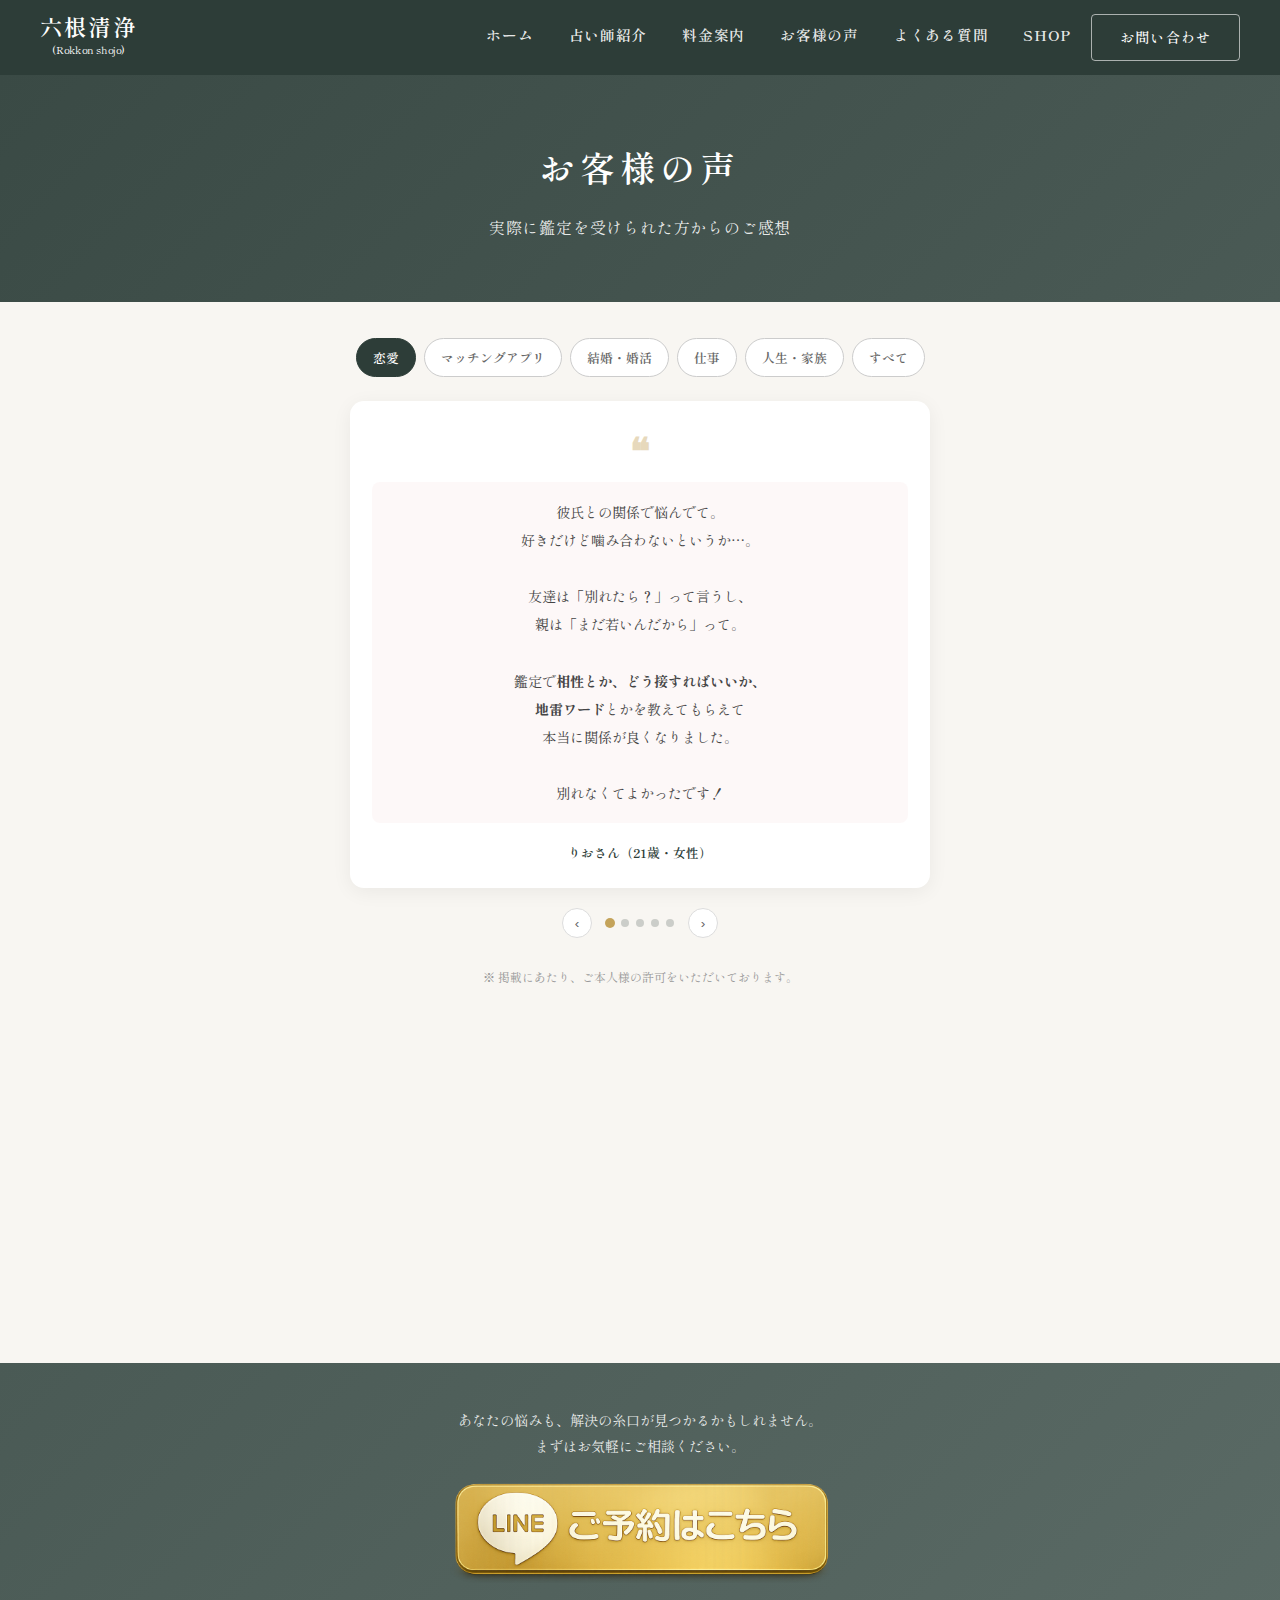
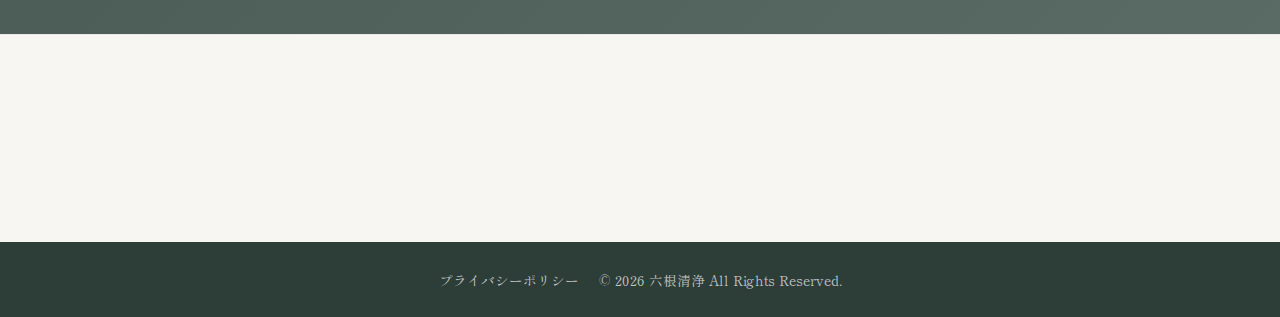
<file: testimonials (4).html>
<!DOCTYPE html>
<html lang="ja">
<head>
    <meta charset="UTF-8">
    <meta name="viewport" content="width=device-width, initial-scale=1.0">
    <title>お客様の声 - 占い処 六根清浄</title>
    <link rel="preconnect" href="https://fonts.googleapis.com">
    <link rel="preconnect" href="https://fonts.gstatic.com" crossorigin>
    <link href="https://fonts.googleapis.com/css2?family=Shippori+Mincho:wght@400;500;600;700&display=swap" rel="stylesheet">
    <style>
        * {
            margin: 0;
            padding: 0;
            box-sizing: border-box;
        }

        html {
            scroll-behavior: smooth;
        }

        body {
            font-family: 'Shippori Mincho', serif;
            color: #333;
            line-height: 1.8;
        }

        a {
            text-decoration: none;
            color: inherit;
        }

        :root {
            --color-primary: #2d3d38;
            --color-primary-dark: #232d2a;
            --color-gold: #c4a35a;
            --color-text-white: #ffffff;
            --color-text-light: rgba(255,255,255,0.9);
            --color-cream: #f8f6f2;
            --color-love: #f0d0d0;
            --color-app: #d0e4f0;
            --color-marriage: #e4d0f0;
            --color-work: #d0f0e0;
            --color-life: #f0e8d0;
        }
        /* ========== 共通ヘッダー ========== */
        .header {
            position: fixed;
            top: 0;
            left: 0;
            width: 100%;
            background: var(--color-primary);
            z-index: 1000;
            padding: 0 40px;
        }

        .header-inner {
            max-width: 1400px;
            margin: 0 auto;
            display: flex;
            justify-content: space-between;
            align-items: center;
            height: 75px;
        }

        .logo {
            color: var(--color-text-white);
            text-align: center;
        }

        .logo-main {
            font-size: 1.4rem;
            font-weight: 600;
            letter-spacing: 0.1em;
            display: block;
            line-height: 1;
        }

        .logo-sub {
            display: block;
            font-size: 0.65rem;
            color: var(--color-text-white);
            letter-spacing: 0.02em;
            margin-top: 3px;
            font-weight: 400;
        }

        .nav-wrapper {
            display: flex;
            align-items: center;
            gap: 20px;
        }

        .nav {
            display: flex;
            gap: 35px;
            align-items: center;
        }

        .nav a {
            color: var(--color-text-light);
            font-size: 0.92rem;
            letter-spacing: 0.05em;
            transition: all 0.3s;
            font-weight: 600;
            position: relative;
            padding-bottom: 5px;
        }

        .nav a::after {
            content: '';
            position: absolute;
            bottom: 0;
            left: 50%;
            width: 0;
            height: 1px;
            background: var(--color-gold);
            transition: all 0.3s;
            transform: translateX(-50%);
        }

        .nav a:hover::after {
            width: 100%;
        }

        .nav a:hover {
            color: var(--color-gold);
        }

        .contact-btn {
            background: transparent;
            color: var(--color-text-white);
            padding: 10px 28px;
            border-radius: 4px;
            font-size: 0.88rem;
            font-weight: 500;
            letter-spacing: 0.08em;
            transition: all 0.3s;
            border: 1px solid rgba(255,255,255,0.6);
        }

        .contact-btn:hover {
            background: rgba(255,255,255,0.1);
            border-color: var(--color-text-white);
        }

        /* ハンバーガーメニュー */
        .menu-toggle {
            display: none;
            flex-direction: column;
            justify-content: center;
            gap: 6px;
            width: 40px;
            height: 40px;
            cursor: pointer;
            padding: 8px;
        }
        .menu-toggle span {
            display: block;
            width: 100%;
            height: 3px;
            background: #fff;
            transition: 0.3s;
            border-radius: 2px;
        }
        .main-content { padding-top: 75px; }
        .page-header { background: linear-gradient(135deg, #3a4a45 0%, #4a5a55 100%); padding: 60px 20px; text-align: center; position: relative; }
        .page-title { font-size: 2.2rem; color: var(--color-text-white); letter-spacing: 0.15em; font-weight: 600; margin-bottom: 15px; }
        .page-subtitle { color: var(--color-text-light); font-size: 1rem; letter-spacing: 0.05em; line-height: 1.8; }
        .testimonials-section { background: var(--color-cream); padding: 36px 20px 48px; }
        .testimonials-container { max-width: 580px; margin: 0 auto; }
        .genre-tabs { display: flex; justify-content: center; gap: 8px; margin-bottom: 24px; flex-wrap: wrap; }
        .genre-tab { padding: 9px 16px; background: #fff; border: 1.5px solid #ccc; border-radius: 22px; font-size: 0.8rem; font-weight: 600; color: #666; cursor: pointer; transition: all 0.3s; font-family: 'Shippori Mincho', serif; }
        .genre-tab:hover { border-color: #999; background: #f5f5f5; }
        .genre-tab.active { background: var(--color-primary); border-color: var(--color-primary); color: #fff; }
        .genre-content { display: none; }
        .genre-content.active { display: block; }
        .testimonial-slider { position: relative; }
        .testimonial-card { display: none; background: #fff; border-radius: 14px; padding: 28px 22px 24px; box-shadow: 0 4px 20px rgba(0,0,0,0.06); text-align: center; animation: fadeIn 0.4s ease; position: relative; overflow: hidden; }
        .testimonial-card.active { display: block; }
        .testimonial-genre-tag { display: inline-block; padding: 4px 12px; border-radius: 14px; font-size: 0.75rem; font-weight: 600; margin-bottom: 16px; }
        #love .testimonial-genre-tag { background: var(--color-love); color: #8b6565; }
        #app .testimonial-genre-tag { background: var(--color-app); color: #5b7a8b; }
        #marriage .testimonial-genre-tag { background: var(--color-marriage); color: #7a5b8b; }
        #work .testimonial-genre-tag { background: var(--color-work); color: #5b8b7a; }
        #life .testimonial-genre-tag { background: var(--color-life); color: #8b825b; }
        #all .testimonial-genre-tag { background: var(--color-cream); color: var(--color-primary); border: 1px solid rgba(45,61,56,0.2); }
        #love .testimonial-content { background: rgba(240, 208, 208, 0.15); padding: 16px; border-radius: 8px; }
        #app .testimonial-content { background: rgba(208, 228, 240, 0.15); padding: 16px; border-radius: 8px; }
        #marriage .testimonial-content { background: rgba(228, 208, 240, 0.15); padding: 16px; border-radius: 8px; }
        #work .testimonial-content { background: rgba(208, 240, 224, 0.15); padding: 16px; border-radius: 8px; }
        #life .testimonial-content { background: rgba(240, 232, 208, 0.15); padding: 16px; border-radius: 8px; }
        #all .testimonial-card { }
        @keyframes fadeIn { from { opacity: 0; transform: translateY(6px); } to { opacity: 1; transform: translateY(0); } }
        .testimonial-quote { color: var(--color-gold); font-size: 2.4rem; font-family: 'Shippori Mincho', serif; line-height: 1; opacity: 0.4; margin-bottom: 14px; font-weight: 600; }
        .testimonial-content { font-size: 0.88rem; line-height: 2; color: #444; margin-bottom: 18px; text-align: center; }
        .testimonial-author { font-size: 0.8rem; font-weight: 600; color: var(--color-primary); text-align: center; }
        .slider-nav { display: flex; justify-content: center; align-items: center; gap: 14px; margin-top: 20px; }
        .slider-dots { display: flex; gap: 7px; }
        .slider-dot { width: 8px; height: 8px; border-radius: 50%; background: rgba(45,61,56,0.22); border: none; cursor: pointer; transition: all 0.3s; }
        .slider-dot:hover { background: rgba(45,61,56,0.45); }
        .slider-dot.active { background: var(--color-gold); transform: scale(1.25); }
        .slider-arrow { width: 30px; height: 30px; border-radius: 50%; background: #fff; border: 1px solid #ddd; cursor: pointer; display: flex; align-items: center; justify-content: center; font-size: 0.85rem; color: #666; transition: all 0.3s; }
        .slider-arrow:hover { background: var(--color-primary); border-color: var(--color-primary); color: #fff; }
        .testimonials-note { text-align: center; color: #999; font-size: 0.75rem; margin-top: 28px; }
        .review-cta { background: #fff; border-radius: 14px; padding: 28px 20px; margin-top: 28px; text-align: center; box-shadow: 0 4px 16px rgba(0,0,0,0.05); border: 2px solid var(--color-gold); }
        .review-cta-badge { display: inline-block; background: linear-gradient(135deg, var(--color-gold) 0%, #d4b36a 100%); color: #fff; font-size: 0.72rem; font-weight: 600; padding: 5px 14px; border-radius: 18px; margin-bottom: 12px; }
        .review-cta-title { font-size: 1rem; font-weight: 600; color: var(--color-primary); margin-bottom: 10px; }
        .review-cta-text { font-size: 0.82rem; color: #666; line-height: 1.75; margin-bottom: 16px; }
        .review-cta-btn { display: inline-block; background: var(--color-gold); color: #fff; padding: 12px 28px; border-radius: 28px; font-size: 0.85rem; font-weight: 600; transition: all 0.3s; }
        .review-cta-btn:hover { background: #d4b36a; transform: translateY(-2px); }
        .cta-section { background: linear-gradient(135deg, #4a5a55 0%, #5a6a65 100%); position: relative; padding: 44px 20px; text-align: center; }
        .cta-text { color: rgba(255,255,255,0.88); font-size: 0.88rem; line-height: 1.85; margin-bottom: 18px; }
        .cta-btn { display: inline-block; transition: transform 0.3s; }
        .cta-btn:hover { transform: scale(1.03); }
        .cta-btn img { max-width: 380px; height: auto; }
        /* ページ導線 */
        .page-links { background: var(--color-cream); padding: 50px 20px; border-top: 1px solid rgba(0,0,0,0.05); }
        .page-links-inner { max-width: 1100px; margin: 0 auto; display: grid; grid-template-columns: repeat(4, 1fr); gap: 16px; }
        .page-link-card { background: #fff; padding: 24px 16px; border-radius: 12px; text-align: center; box-shadow: 0 4px 15px rgba(0,0,0,0.06); transition: all 0.3s; display: block; border: 2px solid transparent; position: relative; }
        .page-link-card::after { content: '→'; position: absolute; right: 12px; top: 50%; transform: translateY(-50%); color: var(--color-gold); font-size: 1rem; opacity: 0; transition: all 0.3s; }
        .page-link-card:hover { transform: translateY(-4px); box-shadow: 0 8px 25px rgba(0,0,0,0.1); border-color: var(--color-gold); }
        .page-link-card:hover::after { opacity: 1; right: 8px; }
        .page-link-title { display: block; font-size: 0.95rem; font-weight: 600; color: var(--color-primary); margin-bottom: 6px; }
        .page-link-desc { display: block; font-size: 0.75rem; color: #888; }

        /* ========== 共通フッター ========== */
        .footer { background: var(--color-primary); color: rgba(255,255,255,0.7); text-align: center; padding: 25px 20px; height: 75px; display: flex; align-items: center; justify-content: center; }
        .footer-content { font-size: 0.85rem; }
        .footer-content a { color: rgba(255,255,255,0.7); margin-right: 20px; transition: color 0.3s; }
        .footer-content a:hover { color: var(--color-gold); }

        /* レスポンシブ */
        @media (max-width: 900px) {
            .header {
                padding: 0 20px;
            }
            .header-inner {
                height: 60px;
            }
            .logo-main {
                font-size: 1.1rem;
            }
            .logo-sub {
                font-size: 0.6rem;
            }
            .nav {
                gap: 15px;
            }
            .nav a {
                font-size: 0.75rem;
            }
            .contact-btn {
                padding: 8px 14px;
                font-size: 0.75rem;
            }
            .main-content {
                padding-top: 60px;
            }
            .page-links-inner {
                grid-template-columns: repeat(2, 1fr);
                gap: 12px;
            }
        }

        @media (max-width: 600px) {
            .page-links {
                padding: 40px 16px;
            }
            .page-links-inner {
                grid-template-columns: repeat(2, 1fr);
                gap: 10px;
            }
            .page-link-card {
                padding: 18px 12px;
            }
            .page-link-card::after {
                display: none;
            }
            .page-link-title {
                font-size: 0.85rem;
            }
            .page-link-desc {
                font-size: 0.7rem;
            }
        }

        @media (max-width: 480px) {
            .nav-wrapper {
                display: none;
                position: fixed;
                top: 60px;
                left: 0;
                width: 100%;
                background: var(--color-primary);
                flex-direction: column;
                padding: 20px;
                gap: 0;
                z-index: 999;
            }
            .nav-wrapper.active {
                display: flex;
            }
            .nav {
                flex-direction: column;
                gap: 0;
                width: 100%;
            }
            .nav a {
                padding: 15px 0;
                font-size: 1rem;
                border-bottom: 1px solid rgba(255,255,255,0.1);
                width: 100%;
                text-align: center;
            }
            .nav a::after {
                display: none;
            }
            .contact-btn {
                margin-top: 10px;
                padding: 12px 30px;
                font-size: 1rem;
                text-align: center;
            }
            .menu-toggle {
                display: flex !important;
            }

            .page-header {
                padding: 36px 16px;
            }
            .page-title {
                font-size: 1.35rem;
            }
            .testimonials-section {
                padding: 24px 14px 36px;
            }
            .genre-tabs {
                gap: 6px;
                margin-bottom: 18px;
            }
            .genre-tab {
                padding: 8px 12px;
                font-size: 0.73rem;
            }
            .testimonial-card {
                padding: 22px 16px 20px;
                border-radius: 12px;
            }
            .testimonial-quote {
                font-size: 2rem;
                margin-bottom: 10px;
            }
            .testimonial-content {
                font-size: 0.82rem;
                line-height: 1.95;
                margin-bottom: 14px;
            }
            .testimonial-author {
                font-size: 0.75rem;
            }
            .slider-nav {
                margin-top: 16px;
                gap: 10px;
            }
            .slider-dot {
                width: 7px;
                height: 7px;
            }
            .slider-arrow {
                width: 26px;
                height: 26px;
                font-size: 0.75rem;
            }
            .review-cta {
                padding: 22px 16px;
                margin-top: 22px;
            }
            .cta-section {
                padding: 32px 16px;
            }
            .cta-btn img {
                max-width: 300px;
            }
        }
    </style>
    <link rel="stylesheet" href="css/animations.css">
</head>
<body>
    <header class="header">
        <div class="header-inner">
            <a href="index.html" class="logo">
                <span class="logo-main">六根清浄</span>
                <span class="logo-sub">(Rokkon shojo)</span>
            </a>
            <div class="nav-wrapper">
                <nav class="nav">
                    <a href="index.html">ホーム</a>
                    <a href="about.html">占い師紹介</a>
                    <a href="pricing.html">料金案内</a>
                    <a href="testimonials.html">お客様の声</a>
                    <a href="faq.html">よくある質問</a>
                    <a href="https://uranairokkon.base.shop" target="_blank">SHOP</a>
                </nav>
                <a href="https://docs.google.com/forms/d/e/1FAIpQLSdG_cRsdXN-z8HUmzwUdAv7exsxFM41qp-WLr6hGORGmQI28w/viewform?usp=header" class="contact-btn" target="_blank">お問い合わせ</a>
            </div>
            <div class="menu-toggle" onclick="toggleMenu();" aria-label="メニュー">
                <span></span>
                <span></span>
                <span></span>
            </div>
        </div>
    </header>
    <main class="main-content">
        <div class="page-header">
            <h1 class="page-title">お客様の声</h1>
            <p class="page-subtitle">実際に鑑定を受けられた方からのご感想</p>
        </div>
        <section class="testimonials-section">
            <div class="testimonials-container">
                <div class="genre-tabs">
                    <button type="button" class="genre-tab active" data-genre="love">恋愛</button>
                    <button type="button" class="genre-tab" data-genre="app">マッチングアプリ</button>
                    <button type="button" class="genre-tab" data-genre="marriage">結婚・婚活</button>
                    <button type="button" class="genre-tab" data-genre="work">仕事</button>
                    <button type="button" class="genre-tab" data-genre="life">人生・家族</button>
                    <button type="button" class="genre-tab" data-genre="all">すべて</button>
                </div>
                <!-- 恋愛 -->
                <div id="love" class="genre-content active">
                    <div class="testimonial-slider" data-genre="love">
                        <div class="testimonial-card active">
                            <div class="testimonial-quote">❝</div>
                            <p class="testimonial-content">彼氏との関係で悩んでて。<br>好きだけど噛み合わないというか…。<br><br>友達は「別れたら？」って言うし、<br>親は「まだ若いんだから」って。<br><br>鑑定で<strong>相性とか、どう接すればいいか、<br>地雷ワード</strong>とかを教えてもらえて<br>本当に関係が良くなりました。<br><br>別れなくてよかったです！</p>
                            <div class="testimonial-author">りおさん（21歳・女性）</div>
                        </div>
                        <div class="testimonial-card">
                            <div class="testimonial-genre-tag">恋愛</div>
                            <div class="testimonial-quote">❝</div>
                            <p class="testimonial-content">別れて半年、未練タラタラで<br>周りには「執着だよ」「次行きな」って<br>何回言われたことか。<br><br>でも先生は「相性見る限り、<br>別れる組み合わせじゃない。<br>彼、今運気落ちてるから<br><strong>◯月以降にこういう内容で連絡して</strong>」<br>って超具体的で。<br><br>言われた通りにしたら長文返信きて泣きました。<br><strong>今は復縁して同棲してます。</strong></p>
                            <div class="testimonial-author">みなみさん(26歳・女性)</div>
                        </div>
                        <div class="testimonial-card">
                            <div class="testimonial-genre-tag">恋愛</div>
                            <div class="testimonial-quote">❝</div>
                            <p class="testimonial-content">片思いの相手がいて、<br>告白するか悩んでました。<br><br>「この人とは相性いいけど、<br>今はタイミングじゃない。<br><strong>◯月に向こうから来るから待って</strong>」って。<br><br>半信半疑だったけど<br>本当に向こうから食事に誘われて、<br>今付き合ってます。<br><br>焦らなくてよかった！</p>
                            <div class="testimonial-author">ゆいさん（23歳・女性）</div>
                        </div>
                        <div class="testimonial-card">
                            <div class="testimonial-genre-tag">恋愛</div>
                            <div class="testimonial-quote">❝</div>
                            <p class="testimonial-content">彼がなかなか会ってくれなくて<br>不安で仕方なかったんです。<br><br>「彼は<strong>一人の時間が必要なタイプ</strong>。<br>束縛すると逃げるから、<br>連絡頻度より質を大事にして」<br>ってアドバイスもらって実践したら<br><strong>向こうから連絡くるようになりました。</strong></p>
                            <div class="testimonial-author">なつきさん（24歳・女性）</div>
                        </div>
                        <div class="testimonial-card">
                            <div class="testimonial-genre-tag">恋愛</div>
                            <div class="testimonial-quote">❝</div>
                            <p class="testimonial-content">好きな人がいるけど、<br>脈ありかどうか全然わからなくて。<br><br>「相手は好意持ってるけど<br><strong>表現が下手なタイプ</strong>。<br>あなたから一歩踏み込んで大丈夫」<br>って背中押されて連絡したら<br><strong>「ずっと気になってた」</strong>って言われました！</p>
                            <div class="testimonial-author">さきさん（22歳・女性）</div>
                        </div>
                    </div>
                    <div class="slider-nav">
                        <button type="button" class="slider-arrow" aria-label="前へ">‹</button>
                        <div class="slider-dots" data-genre="love">
                            <span class="slider-dot active" role="button" tabindex="0" aria-label="1枚目"></span>
                            <span class="slider-dot" role="button" tabindex="0" aria-label="2枚目"></span>
                            <span class="slider-dot" role="button" tabindex="0" aria-label="3枚目"></span>
                            <span class="slider-dot" role="button" tabindex="0" aria-label="4枚目"></span>
                            <span class="slider-dot" role="button" tabindex="0" aria-label="5枚目"></span>
                        </div>
                        <button type="button" class="slider-arrow" aria-label="次へ">›</button>
                    </div>
                </div>
                <!-- マッチングアプリ -->
                <div id="app" class="genre-content">
                    <div class="testimonial-slider" data-genre="app">
                        <div class="testimonial-card active">
                            <div class="testimonial-quote">❝</div>
                            <p class="testimonial-content">アプリで何人かいい人がいて、<br>友達に相談したら<br>「気持ち次第じゃない？」って。<br><br>いや、それが分からないから<br>困ってるんだけど…って（笑）<br><br>占ってもらったら、<br><strong>今まで選んでた彼氏が<br>たまたま相性悪かった</strong>ってわかって。<br><br>占い通りの人を選んだら<br><strong>結婚まで進みました。</strong></p>
                            <div class="testimonial-author">M.Tさん（29歳・女性）</div>
                        </div>
                        <div class="testimonial-card">
                            <div class="testimonial-genre-tag">恋愛</div>
                            <div class="testimonial-quote">❝</div>
                            <p class="testimonial-content">マッチングアプリで出会った彼が<br>本気なのかわからなくて相談。<br><br>生年月日だけで<br>「この人は<strong>慎重だけど誠実</strong>。<br>焦らず待てば大丈夫」って言われて<br>信じて待ったら<br><strong>3ヶ月後に告白されました！</strong><br><br>あの時焦って離れなくてよかったです。</p>
                            <div class="testimonial-author">あやかさん（25歳・女性）</div>
                        </div>
                        <div class="testimonial-card">
                            <div class="testimonial-genre-tag">恋愛</div>
                            <div class="testimonial-quote">❝</div>
                            <p class="testimonial-content">アプリで知り合った人と<br>2回目のデート後に音信不通に。<br><br>「この人は悪い人じゃないけど、<br>あなたとは相性が合わない。<br><strong>次はこういう特徴の人を探して</strong>」<br>って具体的に教えてもらって。<br><br>言われた通りの人を選んだら<br><strong>今度はトントン拍子で進んでます！</strong></p>
                            <div class="testimonial-author">ことねさん（27歳・女性）</div>
                        </div>
                        <div class="testimonial-card">
                            <div class="testimonial-genre-tag">恋愛</div>
                            <div class="testimonial-quote">❝</div>
                            <p class="testimonial-content">アプリで50人以上会っても<br>全然ピンとくる人がいなくて。<br><br>「あなたは<br><strong>直感より相性で選んだ方がいい</strong>。<br>第一印象は悪くても、<br>この条件の人と会ってみて」<br>って言われて。<br><br>正直「えー」と思ったけど<br>その通りにしたら<br><strong>今の彼氏に出会えました。</strong></p>
                            <div class="testimonial-author">えみさん（30歳・女性）</div>
                        </div>
                        <div class="testimonial-card">
                            <div class="testimonial-genre-tag">恋愛</div>
                            <div class="testimonial-quote">❝</div>
                            <p class="testimonial-content">アプリで会った女性と<br>いい感じだったのに<br>急に連絡が減って。<br><br>「彼女は<strong>仕事が忙しい時期に入った</strong>だけ。<br>今は追いかけず、◯週間後に<br>軽い感じで連絡して」って言われて。<br><br>その通りにしたら向こうから<br><strong>「会いたかった」って連絡きました。</strong><br>今は真剣交際中です。</p>
                            <div class="testimonial-author">健一さん（32歳・男性）</div>
                        </div>
                    </div>
                    <div class="slider-nav">
                        <button type="button" class="slider-arrow" aria-label="前へ">‹</button>
                        <div class="slider-dots" data-genre="app">
                            <span class="slider-dot active" role="button" tabindex="0" aria-label="1枚目"></span>
                            <span class="slider-dot" role="button" tabindex="0" aria-label="2枚目"></span>
                            <span class="slider-dot" role="button" tabindex="0" aria-label="3枚目"></span>
                            <span class="slider-dot" role="button" tabindex="0" aria-label="4枚目"></span>
                            <span class="slider-dot" role="button" tabindex="0" aria-label="5枚目"></span>
                        </div>
                        <button type="button" class="slider-arrow" aria-label="次へ">›</button>
                    </div>
                </div>
                <!-- 結婚・婚活 -->
                <div id="marriage" class="genre-content">
                    <div class="testimonial-slider" data-genre="marriage">
                        <div class="testimonial-card active">
                            <div class="testimonial-quote">❝</div>
                            <p class="testimonial-content">32歳、婚活3年目。<br>何十人と会って全部ダメで<br>「私に問題があるのかも」って<br>本気で病んでました。<br><br>先生に「<strong>今年は縁がない年。<br>来年の春から動いて</strong>」って。<br><br>言われた通りにしたら<br>3人目で今の彼に出会えて、<br>しかも<strong>先生が言ってた特徴そのままの人。</strong><br><br>焦って変な人と結婚してたらと思うと<br>ゾッとします。</p>
                            <div class="testimonial-author">さくらさん（33歳・女性）</div>
                        </div>
                        <div class="testimonial-card">
                            <div class="testimonial-genre-tag">恋愛</div>
                            <div class="testimonial-quote">❝</div>
                            <p class="testimonial-content">彼女と5年付き合ってるけど<br>なかなかプロポーズする勇気が出なくて。<br><br>「この人とは結婚していいのか」<br>「今のタイミングでいいのか」<br>ずっと迷って。<br><br>鑑定で「<strong>相性は抜群。<br>◯月に動けば、向こうも覚悟決めてる</strong>」<br>って言われてプロポーズしたら<br><strong>泣いて喜んでくれました。</strong><br><br>背中押してもらえて本当に感謝です。</p>
                            <div class="testimonial-author">大輔さん（34歳・男性）</div>
                        </div>
                        <div class="testimonial-card">
                            <div class="testimonial-genre-tag">恋愛</div>
                            <div class="testimonial-quote">❝</div>
                            <p class="testimonial-content">彼氏と5年付き合ってるけど<br>プロポーズしてくれなくて。<br><br>「この人と結婚していいのか」<br>「待ってていいのか」<br>ずっとモヤモヤして。<br><br>鑑定で「彼は<strong>慎重なタイプ</strong>。<br>あなたから具体的な話を振った方がいい」<br>「<strong>◯月頃が動きやすい</strong>」って言われて<br>その通りにしたら、<br><strong>年内に婚約できました。</strong></p>
                            <div class="testimonial-author">ゆかさん（30歳・女性）</div>
                        </div>
                    </div>
                    <div class="slider-nav">
                        <button type="button" class="slider-arrow" aria-label="前へ">‹</button>
                        <div class="slider-dots" data-genre="marriage">
                            <span class="slider-dot active" role="button" tabindex="0" aria-label="1枚目"></span>
                            <span class="slider-dot" role="button" tabindex="0" aria-label="2枚目"></span>
                            <span class="slider-dot" role="button" tabindex="0" aria-label="3枚目"></span>
                        </div>
                        <button type="button" class="slider-arrow" aria-label="次へ">›</button>
                    </div>
                </div>
                <!-- 仕事 -->
                <div id="work" class="genre-content">
                    <div class="testimonial-slider" data-genre="work">
                        <div class="testimonial-card active">
                            <div class="testimonial-quote">❝</div>
                            <p class="testimonial-content">仕事がしんどいけど<br>辞めていいのか分からなくて。<br>まだ3年目だし頑張らないと<br>って余計モヤモヤして。<br><br>鑑定してもらったら、<br>私が<strong>素質的に苦手なことを<br>無理に頑張ってた</strong>ことが分かりました。<br><br>向いてる分野を教えてもらって<br>転職活動したら、<strong>すぐ内定もらえて。</strong><br>今は毎日楽しく働けてます。</p>
                            <div class="testimonial-author">川田さん（27歳・女性）</div>
                        </div>
                        <div class="testimonial-card">
                            <div class="testimonial-genre-tag">恋愛</div>
                            <div class="testimonial-quote">❝</div>
                            <p class="testimonial-content">会社員しながら週末起業したくて、<br>コンサルとかコーチングとか<br>始めようかなって。<br><br>でも先生に<br>「あなたは<strong>人前に立つより裏方タイプ</strong>。<br>表に出ると消耗する命式」<br>って言われてハッとして。<br><br>Webライターに切り替えたら<br><strong>半年で月10万超えました。</strong><br><br>「向いてないことで成功しても続かない」<br>って言葉が刺さりました。</p>
                            <div class="testimonial-author">たくやさん（31歳・男性）</div>
                        </div>
                        <div class="testimonial-card">
                            <div class="testimonial-genre-tag">恋愛</div>
                            <div class="testimonial-quote">❝</div>
                            <p class="testimonial-content">仕事で精神的に追い詰められて、<br>休職か悩んでました。<br>具体的にどうすればいいか分からなくて。<br><br>先生は人生経験が豊富で、<br>選択肢を真剣に考えてくれました。<br><strong>利用できそうな制度とか<br>すごく具体的に教えてくれて。</strong><br><br>おかげで冷静に判断できて、<br>今は休みながら復帰の準備をしています。</p>
                            <div class="testimonial-author">Y.Nさん（42歳・女性）</div>
                        </div>
                        <div class="testimonial-card">
                            <div class="testimonial-genre-tag">恋愛</div>
                            <div class="testimonial-quote">❝</div>
                            <p class="testimonial-content">スタッフとの接し方で悩んでて、<br>従業員全員の素質を見てもらいました。<br><br>そしたらスタッフが<br><strong>特定の属性に偏ってた</strong>みたいで<br>笑っちゃいました（笑）<br><br>どんな人がいるとバランスが取れるか<br>教えてもらって、それ以降、<br><strong>採用するときも参考にしてます。</strong><br>おかげで職場の雰囲気が良くなりました。</p>
                            <div class="testimonial-author">よっしーさん（38歳・男性）</div>
                        </div>
                    </div>
                    <div class="slider-nav">
                        <button type="button" class="slider-arrow" aria-label="前へ">‹</button>
                        <div class="slider-dots" data-genre="work">
                            <span class="slider-dot active" role="button" tabindex="0" aria-label="1枚目"></span>
                            <span class="slider-dot" role="button" tabindex="0" aria-label="2枚目"></span>
                            <span class="slider-dot" role="button" tabindex="0" aria-label="3枚目"></span>
                            <span class="slider-dot" role="button" tabindex="0" aria-label="4枚目"></span>
                        </div>
                        <button type="button" class="slider-arrow" aria-label="次へ">›</button>
                    </div>
                </div>
                <!-- 人生・家族 -->
                <div id="life" class="genre-content">
                    <div class="testimonial-slider" data-genre="life">
                        <div class="testimonial-card active">
                            <div class="testimonial-quote">❝</div>
                            <p class="testimonial-content">母との関係がずっと苦しくて。<br>何を言っても否定、姉と比較、<br>私の選択は全部ダメ出し。<br><br>「お母さんの命式見ると、<br><strong>本人も苦しんでるタイプ</strong>。<br>愛情はあるけど表現が下手で、<br>心配が攻撃になっちゃう人」<br>って言われて涙が止まらなくなって。<br><br>「<strong>あなたは実家出た方がいい命式</strong>」<br>って背中押されて一人暮らし始めたら<br>本当に楽になりました。</p>
                            <div class="testimonial-author">A.Kさん（28歳・女性）</div>
                        </div>
                        <div class="testimonial-card">
                            <div class="testimonial-genre-tag">恋愛</div>
                            <div class="testimonial-quote">❝</div>
                            <p class="testimonial-content">転勤で関西から関東へ。<br>どうせ引っ越すなら<br>運気上がる場所がいいなと思って相談。<br><br>「今年は南東がいいけど、<br>あなたの場合は<br><strong>◯◯区より◯◯区。<br>駅でいうとこの辺り</strong>」<br>ってめちゃくちゃ具体的で。<br><br>言われたエリアで探したら<br><strong>相場より安くて日当たり良い物件が見つかって、<br>引っ越してから半年で昇進しました。</strong></p>
                            <div class="testimonial-author">健太さん（35歳・男性）</div>
                        </div>
                        <div class="testimonial-card">
                            <div class="testimonial-genre-tag">恋愛</div>
                            <div class="testimonial-quote">❝</div>
                            <p class="testimonial-content">「このまま今の生活続けていいのかな」<br>ってずっとモヤモヤしてて。<br>特に大きな不満はないけど、<br>何か違う気がして。<br><br>先生に<br>「あなたは<strong>30代後半から運気が変わる</strong>。<br>今は準備期間だから焦らなくていい。<br>ただ、<strong>◯◯だけは始めておいた方がいい</strong>」<br>って言われて、すごく腑に落ちました。<br><br>漠然とした不安が消えて、<br>今やるべきことが明確になりました。</p>
                            <div class="testimonial-author">まいさん（32歳・女性）</div>
                        </div>
                    </div>
                    <div class="slider-nav">
                        <button type="button" class="slider-arrow" aria-label="前へ">‹</button>
                        <div class="slider-dots" data-genre="life">
                            <span class="slider-dot active" role="button" tabindex="0" aria-label="1枚目"></span>
                            <span class="slider-dot" role="button" tabindex="0" aria-label="2枚目"></span>
                            <span class="slider-dot" role="button" tabindex="0" aria-label="3枚目"></span>
                        </div>
                        <button type="button" class="slider-arrow" aria-label="次へ">›</button>
                    </div>
                </div>
                <!-- すべて（全ジャンルの口コミを集約） -->
                <div id="all" class="genre-content">
                    <div class="testimonial-slider" data-genre="all">
                        <div class="testimonial-card active">
                            <div class="testimonial-genre-tag">恋愛</div>
                            <div class="testimonial-quote">❝</div>
                            <p class="testimonial-content">別れて半年、未練タラタラで<br>周りには「執着だよ」「次行きな」って<br>何回言われたことか。<br><br>でも先生は「相性見る限り、<br>別れる組み合わせじゃない。<br>彼、今運気落ちてるから<br><strong>◯月以降にこういう内容で連絡して</strong>」<br>って超具体的で。<br><br>言われた通りにしたら長文返信きて泣きました。<br><strong>今は復縁して同棲してます。</strong></p>
                            <div class="testimonial-author">みなみさん（26歳・女性）／恋愛</div>
                        </div>
                        <div class="testimonial-card">
                            <div class="testimonial-genre-tag">マッチングアプリ</div>
                            <div class="testimonial-quote">❝</div>
                            <p class="testimonial-content">アプリで何人かいい人がいて、<br>友達に相談したら<br>「気持ち次第じゃない？」って。<br><br>いや、それが分からないから<br>困ってるんだけど…って（笑）<br><br>占ってもらったら、<br><strong>今まで選んでた彼氏が<br>たまたま相性悪かった</strong>ってわかって。<br><br>占い通りの人を選んだら<br><strong>結婚まで進みました。</strong></p>
                            <div class="testimonial-author">M.Tさん（29歳・女性）／マッチングアプリ</div>
                        </div>
                        <div class="testimonial-card">
                            <div class="testimonial-genre-tag">結婚・婚活</div>
                            <div class="testimonial-quote">❝</div>
                            <p class="testimonial-content">32歳、婚活3年目。<br>何十人と会って全部ダメで<br>「私に問題があるのかも」って<br>本気で病んでました。<br><br>先生に「<strong>今年は縁がない年。<br>来年の春から動いて</strong>」って。<br><br>言われた通りにしたら<br>3人目で今の彼に出会えて、<br>しかも<strong>先生が言ってた特徴そのままの人。</strong></p>
                            <div class="testimonial-author">さくらさん（33歳・女性）／結婚・婚活</div>
                        </div>
                        <div class="testimonial-card">
                            <div class="testimonial-genre-tag">結婚・婚活</div>
                            <div class="testimonial-quote">❝</div>
                            <p class="testimonial-content">彼女と5年付き合ってるけど<br>なかなかプロポーズする勇気が出なくて。<br><br>鑑定で「<strong>相性は抜群。<br>◯月に動けば、向こうも覚悟決めてる</strong>」<br>って言われてプロポーズしたら<br><strong>泣いて喜んでくれました。</strong><br><br>背中押してもらえて本当に感謝です。</p>
                            <div class="testimonial-author">大輔さん（34歳・男性）／結婚・婚活</div>
                        </div>
                        <div class="testimonial-card">
                            <div class="testimonial-genre-tag">仕事・転職</div>
                            <div class="testimonial-quote">❝</div>
                            <p class="testimonial-content">仕事がしんどいけど<br>辞めていいのか分からなくて。<br>まだ3年目だし頑張らないと<br>って余計モヤモヤして。<br><br>鑑定してもらったら、<br>私が<strong>素質的に苦手なことを<br>無理に頑張ってた</strong>ことが分かりました。<br><br>向いてる分野を教えてもらって<br>転職活動したら、<strong>すぐ内定もらえて。</strong><br>今は毎日楽しく働けてます。</p>
                            <div class="testimonial-author">川田さん（27歳・女性）／仕事</div>
                        </div>
                        <div class="testimonial-card">
                            <div class="testimonial-genre-tag">仕事・転職</div>
                            <div class="testimonial-quote">❝</div>
                            <p class="testimonial-content">会社員しながら週末起業したくて。<br><br>でも先生に<br>「あなたは<strong>人前に立つより裏方タイプ</strong>。<br>表に出ると消耗する命式」<br>って言われてハッとして。<br><br>Webライターに切り替えたら<br><strong>半年で月10万超えました。</strong><br><br>「向いてないことで成功しても続かない」<br>って言葉が刺さりました。</p>
                            <div class="testimonial-author">たくやさん（31歳・男性）／仕事</div>
                        </div>
                        <div class="testimonial-card">
                            <div class="testimonial-genre-tag">人生・家族</div>
                            <div class="testimonial-quote">❝</div>
                            <p class="testimonial-content">母との関係がずっと苦しくて。<br>何を言っても否定、姉と比較、<br>私の選択は全部ダメ出し。<br><br>「お母さんの命式見ると、<br><strong>本人も苦しんでるタイプ</strong>。<br>愛情はあるけど表現が下手」<br>って言われて涙が止まらなくなって。<br><br>「<strong>あなたは実家出た方がいい命式</strong>」<br>って背中押されて一人暮らし始めたら<br>本当に楽になりました。</p>
                            <div class="testimonial-author">A.Kさん（28歳・女性）／人生・家族</div>
                        </div>
                        <div class="testimonial-card">
                            <div class="testimonial-genre-tag">人生・家族</div>
                            <div class="testimonial-quote">❝</div>
                            <p class="testimonial-content">転勤で関西から関東へ。<br>どうせ引っ越すなら<br>運気上がる場所がいいなと思って相談。<br><br>「あなたの場合は<br><strong>◯◯区より◯◯区。<br>駅でいうとこの辺り</strong>」<br>ってめちゃくちゃ具体的で。<br><br>言われたエリアで探したら<br><strong>相場より安くて日当たり良い物件が見つかって、<br>引っ越してから半年で昇進しました。</strong></p>
                            <div class="testimonial-author">健太さん（35歳・男性）／人生・家族</div>
                        </div>
                    </div>
                    <div class="slider-nav">
                        <button type="button" class="slider-arrow" aria-label="前へ">‹</button>
                        <div class="slider-dots" data-genre="all">
                            <span class="slider-dot active" role="button" tabindex="0" aria-label="1枚目"></span>
                            <span class="slider-dot" role="button" tabindex="0" aria-label="2枚目"></span>
                            <span class="slider-dot" role="button" tabindex="0" aria-label="3枚目"></span>
                            <span class="slider-dot" role="button" tabindex="0" aria-label="4枚目"></span>
                            <span class="slider-dot" role="button" tabindex="0" aria-label="5枚目"></span>
                            <span class="slider-dot" role="button" tabindex="0" aria-label="6枚目"></span>
                            <span class="slider-dot" role="button" tabindex="0" aria-label="7枚目"></span>
                            <span class="slider-dot" role="button" tabindex="0" aria-label="8枚目"></span>
                        </div>
                        <button type="button" class="slider-arrow" aria-label="次へ">›</button>
                    </div>
                </div>
                <p class="testimonials-note">※ 掲載にあたり、ご本人様の許可をいただいております。</p>
                <div class="review-cta animate-on-scroll">
                    <span class="review-cta-badge">🎁 特典あり</span>
                    <h3 class="review-cta-title">口コミを書いてくださる方へ</h3>
                    <p class="review-cta-text">サイト掲載OKの口コミを送っていただいた方に<br><strong>次回使える500円OFFクーポン</strong>をプレゼント！<br><span style="font-size: 0.75rem; color: #888;">※事務局で内容を拝見し、掲載させていただいた方へ、後日メールにてクーポンをお送りいたします。</span></p>
                    <a href="https://docs.google.com/forms/d/e/1FAIpQLScgYAe_uNa1YDet7VNvNFiycsVtEKGbnQML3cpYgdtOkV81rg/viewform?usp=dialog" class="review-cta-btn" target="_blank">口コミ投稿はこちら</a>
                </div>
            </div>
        </section>
        <section class="cta-section">
            <p class="cta-text">あなたの悩みも、解決の糸口が見つかるかもしれません。<br>まずはお気軽にご相談ください。</p>
            <a href="https://lin.ee/SvZ69l0" class="cta-btn"><img src="images/botan.png" alt="LINEでご予約はこちら" loading="lazy"></a>
        </section>
        <!-- ページ導線 -->
        <section class="page-links">
            <div class="page-links-inner">
                <a href="about.html" class="page-link-card animate-on-scroll animate-delay-1">
                    <span class="page-link-title">占い師紹介</span>
                    <span class="page-link-desc">鑑定スタイル</span>
                </a>
                <a href="pricing.html" class="page-link-card animate-on-scroll animate-delay-2">
                    <span class="page-link-title">料金案内</span>
                    <span class="page-link-desc">コース・料金</span>
                </a>
                <a href="testimonials.html" class="page-link-card animate-on-scroll animate-delay-3">
                    <span class="page-link-title">お客様の声</span>
                    <span class="page-link-desc">実際のご感想</span>
                </a>
                <a href="faq.html" class="page-link-card animate-on-scroll animate-delay-4">
                    <span class="page-link-title">よくある質問</span>
                    <span class="page-link-desc">Q&A</span>
                </a>
            </div>
        </section>
    </main>
    <footer class="footer">
        <div class="footer-content">
            <a href="#">プライバシーポリシー</a>© 2026 六根清浄 All Rights Reserved.
        </div>
    </footer>
    <button type="button" id="back-to-top" class="back-to-top" aria-label="トップへ戻る">↑</button>
    <script src="js/main.js"></script>
    <script src="js/testimonials.js"></script>
</body>
</html>
</file>
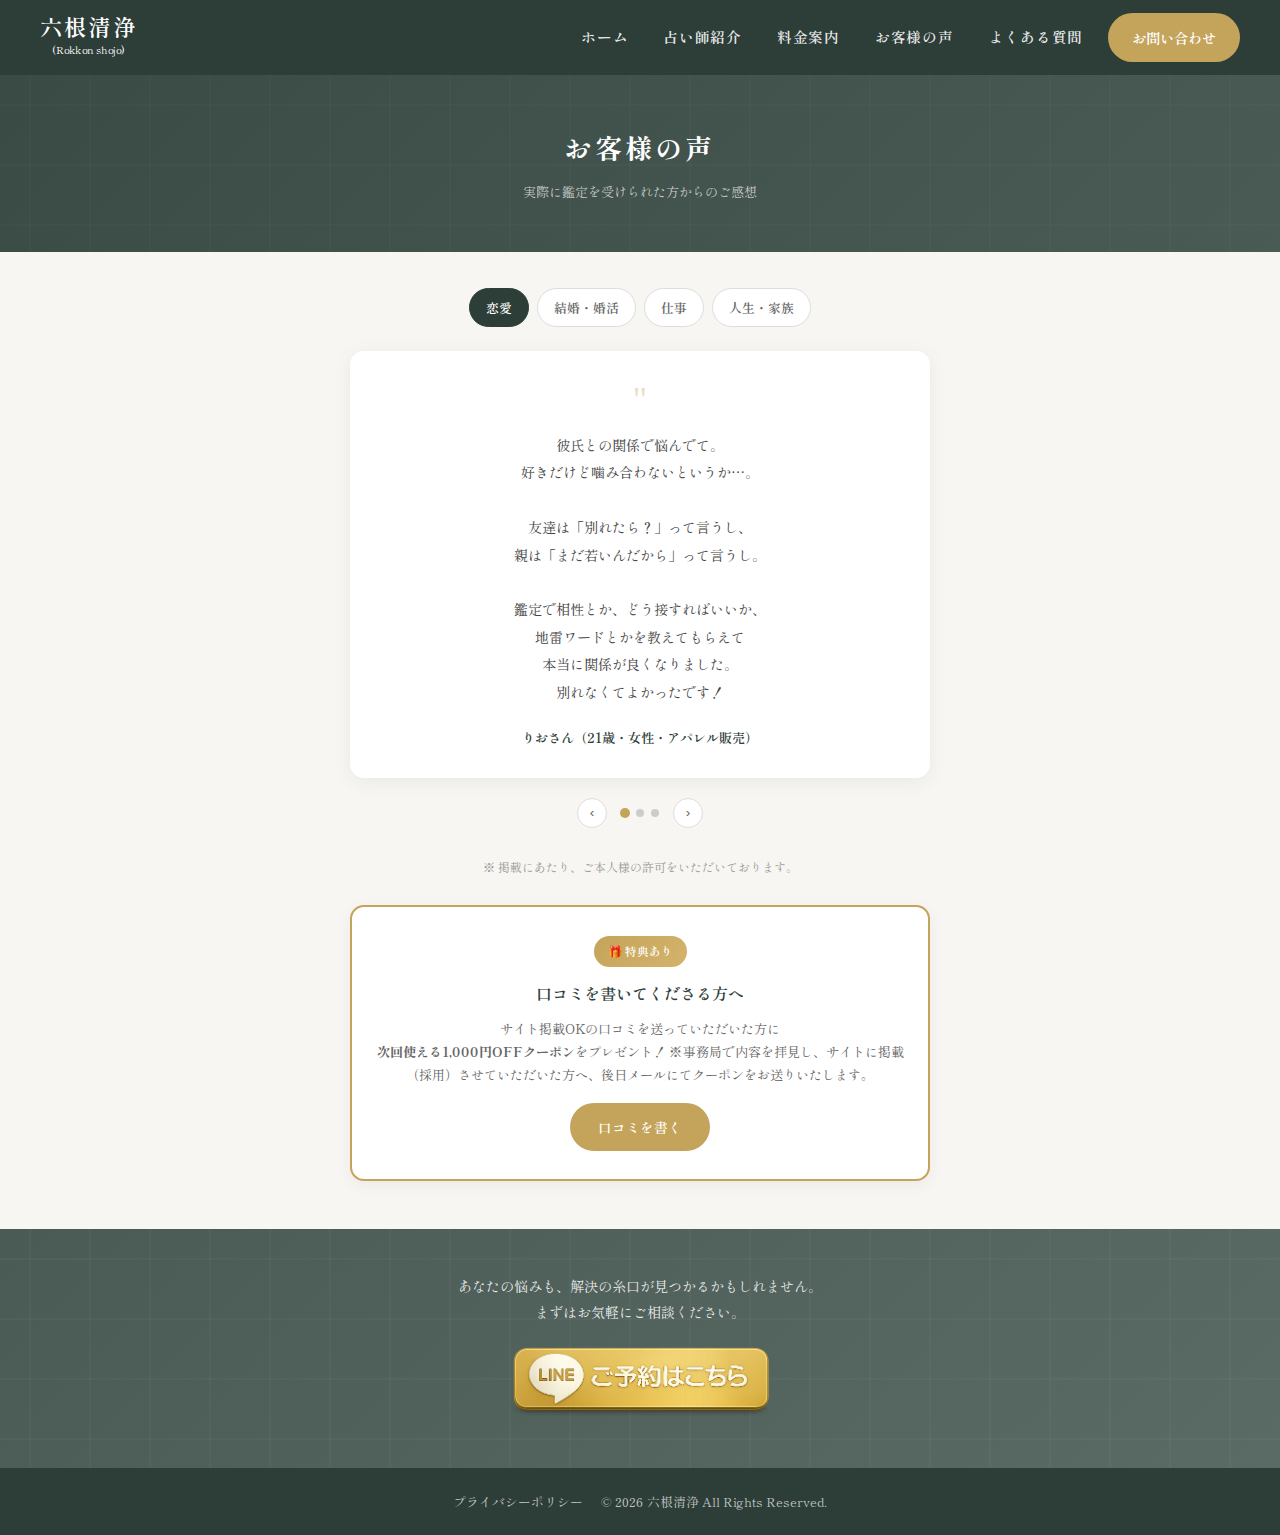
<file: testimonials.html>
<!DOCTYPE html>
<html lang="ja">
<head>
    <meta charset="UTF-8">
    <meta name="viewport" content="width=device-width, initial-scale=1.0">
    <title>お客様の声 - 占い処 六根清浄</title>
    <link rel="preconnect" href="https://fonts.googleapis.com">
    <link rel="preconnect" href="https://fonts.gstatic.com" crossorigin>
    <link href="https://fonts.googleapis.com/css2?family=Shippori+Mincho:wght@400;500;600;700&display=swap" rel="stylesheet">
    <style>
        * { margin: 0; padding: 0; box-sizing: border-box; }
        html { scroll-behavior: smooth; }
        body { font-family: 'Shippori Mincho', serif; color: #333; line-height: 1.8; }
        a { text-decoration: none; color: inherit; }
        :root {
            --color-primary: #2d3d38;
            --color-gold: #c4a35a;
            --color-text-white: #ffffff;
            --color-text-light: rgba(255,255,255,0.9);
            --color-cream: #f8f6f2;
        }

        /* ヘッダー */
        .header { position: fixed; top: 0; left: 0; width: 100%; background: var(--color-primary); z-index: 1000; padding: 0 40px; }
        .header-inner { max-width: 1400px; margin: 0 auto; display: flex; justify-content: space-between; align-items: center; height: 75px; }
        .logo { color: var(--color-text-white); text-align: center; }
        .logo-main { font-size: 1.4rem; font-weight: 600; letter-spacing: 0.1em; display: block; line-height: 1; }
        .logo-sub { display: block; font-size: 0.65rem; color: var(--color-text-white); letter-spacing: 0.02em; margin-top: 3px; }
        .nav-wrapper { display: flex; align-items: center; gap: 25px; }
        .nav { display: flex; gap: 35px; align-items: center; }
        .nav a { color: var(--color-text-light); font-size: 0.92rem; letter-spacing: 0.05em; transition: all 0.3s; font-weight: 600; position: relative; }
        .nav a::after { content: ''; position: absolute; bottom: -5px; left: 0; width: 0; height: 2px; background: var(--color-gold); transition: width 0.3s; }
        .nav a:hover::after { width: 100%; }
        .contact-btn { background: var(--color-gold); color: #fff; padding: 12px 24px; border-radius: 25px; font-size: 0.9rem; font-weight: 600; transition: all 0.3s; }
        .contact-btn:hover { background: #d4b36a; transform: translateY(-2px); }

        /* メイン */
        .main-content { padding-top: 75px; }

        /* ページヘッダー */
        .page-header { background: linear-gradient(135deg, #3a4a45 0%, #4a5a55 100%); padding: 48px 20px; text-align: center; position: relative; }
        .page-header::before { content: ''; position: absolute; inset: 0; background: url("data:image/svg+xml,%3Csvg width='60' height='60' viewBox='0 0 60 60' xmlns='http://www.w3.org/2000/svg'%3E%3Cpath d='M30 0L30 60M0 30L60 30' stroke='%23ffffff' stroke-opacity='0.03' stroke-width='1'/%3E%3C/svg%3E"); pointer-events: none; }
        .page-title { font-size: 1.7rem; color: var(--color-text-white); letter-spacing: 0.12em; margin-bottom: 8px; position: relative; z-index: 1; }
        .page-subtitle { color: rgba(255,255,255,0.7); font-size: 0.82rem; position: relative; z-index: 1; }

        /* セクション */
        .testimonials-section { background: var(--color-cream); padding: 36px 20px 48px; }
        .testimonials-container { max-width: 580px; margin: 0 auto; }

        /* タブ */
        .genre-tabs { display: flex; justify-content: center; gap: 8px; margin-bottom: 24px; flex-wrap: wrap; }
        .genre-tab { padding: 9px 16px; background: #fff; border: 1.5px solid #ddd; border-radius: 22px; font-size: 0.8rem; font-weight: 600; color: #666; cursor: pointer; transition: all 0.3s; font-family: 'Shippori Mincho', serif; }
        .genre-tab:hover { border-color: var(--color-gold); color: var(--color-gold); }
        .genre-tab.active { background: var(--color-primary); border-color: var(--color-primary); color: #fff; }

        /* スライダー */
        .genre-content { display: none; }
        .genre-content.active { display: block; }
        .testimonial-slider { position: relative; }
        .testimonial-card { display: none; background: #fff; border-radius: 14px; padding: 32px 24px 28px; box-shadow: 0 4px 20px rgba(0,0,0,0.06); text-align: center; animation: fadeIn 0.4s ease; }
        .testimonial-card.active { display: block; }
        @keyframes fadeIn { from { opacity: 0; transform: translateY(6px); } to { opacity: 1; transform: translateY(0); } }
        .testimonial-quote { color: var(--color-gold); font-size: 2.2rem; font-family: Georgia, serif; line-height: 1; opacity: 0.35; margin-bottom: 14px; }
        .testimonial-content { font-size: 0.88rem; line-height: 1.95; color: #444; margin-bottom: 20px; text-align: center; }
        .testimonial-author { font-size: 0.82rem; font-weight: 600; color: var(--color-primary); }

        /* ナビ */
        .slider-nav { display: flex; justify-content: center; align-items: center; gap: 14px; margin-top: 20px; }
        .slider-dots { display: flex; gap: 7px; }
        .slider-dot { width: 8px; height: 8px; border-radius: 50%; background: rgba(45,61,56,0.22); border: none; cursor: pointer; transition: all 0.3s; }
        .slider-dot:hover { background: rgba(45,61,56,0.45); }
        .slider-dot.active { background: var(--color-gold); transform: scale(1.25); }
        .slider-arrow { width: 30px; height: 30px; border-radius: 50%; background: #fff; border: 1px solid #ddd; cursor: pointer; display: flex; align-items: center; justify-content: center; font-size: 0.85rem; color: #666; transition: all 0.3s; }
        .slider-arrow:hover { background: var(--color-primary); border-color: var(--color-primary); color: #fff; }
        .testimonials-note { text-align: center; color: #999; font-size: 0.75rem; margin-top: 28px; }

        /* 口コミ投稿 */
        .review-cta { background: #fff; border-radius: 14px; padding: 28px 20px; margin-top: 28px; text-align: center; box-shadow: 0 4px 16px rgba(0,0,0,0.05); border: 2px solid var(--color-gold); }
        .review-cta-badge { display: inline-block; background: linear-gradient(135deg, var(--color-gold) 0%, #d4b36a 100%); color: #fff; font-size: 0.72rem; font-weight: 600; padding: 5px 14px; border-radius: 18px; margin-bottom: 12px; }
        .review-cta-title { font-size: 1rem; font-weight: 600; color: var(--color-primary); margin-bottom: 10px; }
        .review-cta-text { font-size: 0.82rem; color: #666; line-height: 1.75; margin-bottom: 16px; }
        .review-cta-btn { display: inline-block; background: var(--color-gold); color: #fff; padding: 12px 28px; border-radius: 28px; font-size: 0.85rem; font-weight: 600; transition: all 0.3s; }
        .review-cta-btn:hover { background: #d4b36a; transform: translateY(-2px); }

        /* CTA */
        .cta-section { background: linear-gradient(135deg, #4a5a55 0%, #5a6a65 100%); position: relative; padding: 44px 20px; text-align: center; }
        .cta-section::before { content: ''; position: absolute; inset: 0; background: url("data:image/svg+xml,%3Csvg width='60' height='60' viewBox='0 0 60 60' xmlns='http://www.w3.org/2000/svg'%3E%3Cpath d='M30 0L30 60M0 30L60 30' stroke='%23ffffff' stroke-opacity='0.05' stroke-width='1'/%3E%3C/svg%3E"); pointer-events: none; }
        .cta-text { color: rgba(255,255,255,0.88); font-size: 0.88rem; line-height: 1.85; margin-bottom: 18px; position: relative; z-index: 1; }
        .cta-btn { display: inline-block; transition: transform 0.3s; position: relative; z-index: 1; }
        .cta-btn:hover { transform: scale(1.03); }
        .cta-btn img { max-width: 260px; height: auto; }

        /* フッター */
        .footer { background: var(--color-primary); color: rgba(255,255,255,0.7); text-align: center; padding: 22px 20px; }
        .footer-content { font-size: 0.8rem; }
        .footer-content a { margin-right: 18px; transition: color 0.3s; }
        .footer-content a:hover { color: #fff; }

        /* レスポンシブ */
        @media (max-width: 900px) {
            .header { padding: 0 20px; }
            .header-inner { height: 60px; }
            .logo-main { font-size: 1.1rem; }
            .nav { gap: 15px; }
            .nav a { font-size: 0.75rem; }
            .contact-btn { padding: 8px 14px; font-size: 0.75rem; }
            .main-content { padding-top: 60px; }
        }

        @media (max-width: 768px) {
            .nav-wrapper { display: none; position: fixed; top: 60px; left: 0; width: 100%; background: var(--color-primary); flex-direction: column; padding: 20px; gap: 0; z-index: 999; }
            .nav-wrapper.active { display: flex; }
            .nav { flex-direction: column; gap: 0; width: 100%; }
            .nav a { padding: 15px 0; font-size: 1rem; border-bottom: 1px solid rgba(255,255,255,0.1); width: 100%; text-align: center; }
            .nav a::after { display: none; }
            .contact-btn { margin-top: 15px; padding: 12px 30px; font-size: 1rem; text-align: center; }
            .menu-toggle { display: flex !important; }
            .page-header { padding: 36px 16px; }
            .page-title { font-size: 1.35rem; }
            .page-subtitle { font-size: 0.78rem; }
            .testimonials-section { padding: 24px 14px 36px; }
            .genre-tabs { gap: 6px; margin-bottom: 18px; }
            .genre-tab { padding: 8px 12px; font-size: 0.73rem; }
            .testimonial-card { padding: 26px 18px 22px; border-radius: 12px; }
            .testimonial-quote { font-size: 1.8rem; margin-bottom: 10px; }
            .testimonial-content { font-size: 0.82rem; line-height: 1.9; margin-bottom: 16px; }
            .testimonial-author { font-size: 0.78rem; }
            .slider-nav { margin-top: 16px; gap: 10px; }
            .slider-dot { width: 7px; height: 7px; }
            .slider-arrow { width: 26px; height: 26px; font-size: 0.75rem; }
            .review-cta { padding: 22px 16px; margin-top: 22px; }
            .review-cta-badge { font-size: 0.68rem; padding: 4px 12px; }
            .review-cta-title { font-size: 0.92rem; }
            .review-cta-text { font-size: 0.78rem; }
            .review-cta-btn { padding: 11px 24px; font-size: 0.8rem; }
            .cta-section { padding: 32px 16px; }
            .cta-text { font-size: 0.82rem; }
            .cta-btn img { max-width: 220px; }
        }

        .menu-toggle { display: none; flex-direction: column; justify-content: center; gap: 5px; width: 28px; height: 28px; cursor: pointer; }
        .menu-toggle span { display: block; width: 100%; height: 2px; background: #fff; transition: 0.3s; }
    </style>
</head>
<body>
    <header class="header">
        <div class="header-inner">
            <a href="index.html" class="logo">
                <span class="logo-main">六根清浄</span>
                <span class="logo-sub">(Rokkon shojo)</span>
            </a>
            <div class="nav-wrapper">
                <nav class="nav">
                    <a href="index.html">ホーム</a>
                    <a href="about.html">占い師紹介</a>
                    <a href="pricing.html">料金案内</a>
                    <a href="testimonials.html">お客様の声</a>
                    <a href="faq.html">よくある質問</a>
                </nav>
                <a href="https://docs.google.com/forms/d/e/1FAIpQLSdG_cRsdXN-z8HUmzwUdAv7exsxFM41qp-WLr6hGORGmQI28w/viewform?usp=header" class="contact-btn" target="_blank">お問い合わせ</a>
            </div>
            <div class="menu-toggle" onclick="toggleMenu()">
                <span></span><span></span><span></span>
            </div>
        </div>
    </header>

    <main class="main-content">
        <div class="page-header">
            <h1 class="page-title">お客様の声</h1>
            <p class="page-subtitle">実際に鑑定を受けられた方からのご感想</p>
        </div>

        <section class="testimonials-section">
            <div class="testimonials-container">

                <div class="genre-tabs">
                    <button class="genre-tab active" onclick="showGenre('love')">恋愛</button>
                    <button class="genre-tab" onclick="showGenre('marriage')">結婚・婚活</button>
                    <button class="genre-tab" onclick="showGenre('work')">仕事</button>
                    <button class="genre-tab" onclick="showGenre('life')">人生・家族</button>
                </div>

                <!-- 恋愛 -->
                <div id="love" class="genre-content active">
                    <div class="testimonial-slider" data-genre="love">
                        <div class="testimonial-card active">
                            <div class="testimonial-quote">"</div>
                            <p class="testimonial-content">
                                彼氏との関係で悩んでて。<br>
                                好きだけど噛み合わないというか…。<br><br>
                                友達は「別れたら？」って言うし、<br>
                                親は「まだ若いんだから」って言うし。<br><br>
                                鑑定で相性とか、どう接すればいいか、<br>
                                地雷ワードとかを教えてもらえて<br>
                                本当に関係が良くなりました。<br>
                                別れなくてよかったです！
                            </p>
                            <div class="testimonial-author">りおさん（21歳・女性・アパレル販売）</div>
                        </div>
                        <div class="testimonial-card">
                            <div class="testimonial-quote">"</div>
                            <p class="testimonial-content">
                                別れて半年、未練タラタラで<br>
                                周りには「執着だよ」「次行きな」って<br>
                                何回言われたことか。<br><br>
                                でも先生は「相性見る限り、<br>
                                別れる組み合わせじゃない。<br>
                                彼、今運気落ちてるから◯月以降に<br>
                                こういう内容で連絡して」って超具体的で。<br><br>
                                言われた通りにしたら長文返信きて泣きました。<br>
                                今は復縁して同棲してます。
                            </p>
                            <div class="testimonial-author">みなみさん（26歳・女性・美容師）</div>
                        </div>
                        <div class="testimonial-card">
                            <div class="testimonial-quote">"</div>
                            <p class="testimonial-content">
                                アプリで何人かいい人がいて、<br>
                                友達に相談したら<br>
                                「気持ち次第じゃない？」って。<br><br>
                                いや、それが分からないから<br>
                                困ってるんだけど…って（笑）<br><br>
                                占ってもらったら、今まで選んでた彼氏が<br>
                                たまたま相性悪かったってわかって。<br>
                                占い通りの人を選んだら結婚まで進みました。
                            </p>
                            <div class="testimonial-author">M.Tさん（29歳・女性・事務職）</div>
                        </div>
                    </div>
                    <div class="slider-nav">
                        <button class="slider-arrow" onclick="prevSlide('love')">‹</button>
                        <div class="slider-dots" data-genre="love">
                            <span class="slider-dot active" onclick="showSlide('love', 0)"></span>
                            <span class="slider-dot" onclick="showSlide('love', 1)"></span>
                            <span class="slider-dot" onclick="showSlide('love', 2)"></span>
                        </div>
                        <button class="slider-arrow" onclick="nextSlide('love')">›</button>
                    </div>
                </div>

                <!-- 結婚・婚活 -->
                <div id="marriage" class="genre-content">
                    <div class="testimonial-slider" data-genre="marriage">
                        <div class="testimonial-card active">
                            <div class="testimonial-quote">"</div>
                            <p class="testimonial-content">
                                32歳、婚活3年目。<br>
                                何十人と会って全部ダメで<br>
                                「私に問題があるのかも」って<br>
                                本気で病んでました。<br><br>
                                先生に「今年は縁がない年。<br>
                                来年の春から動いて」って。<br><br>
                                言われた通りにしたら3人目で今の彼に出会えて、<br>
                                しかも先生が言ってた特徴そのままの人。<br>
                                焦って変な人と結婚してたらと思うとゾッとします。
                            </p>
                            <div class="testimonial-author">さくらさん（33歳・女性・看護師）</div>
                        </div>
                        <div class="testimonial-card">
                            <div class="testimonial-quote">"</div>
                            <p class="testimonial-content">
                                彼氏と5年付き合ってるけど<br>
                                プロポーズしてくれなくて。<br><br>
                                「この人と結婚していいのか」<br>
                                「待ってていいのか」ずっとモヤモヤして。<br><br>
                                鑑定で「彼は慎重なタイプ。<br>
                                あなたから具体的な話を振った方がいい」<br>
                                「◯月頃が動きやすい」って言われて<br>
                                その通りにしたら、年内に婚約できました。
                            </p>
                            <div class="testimonial-author">ゆかさん（30歳・女性・事務職）</div>
                        </div>
                    </div>
                    <div class="slider-nav">
                        <button class="slider-arrow" onclick="prevSlide('marriage')">‹</button>
                        <div class="slider-dots" data-genre="marriage">
                            <span class="slider-dot active" onclick="showSlide('marriage', 0)"></span>
                            <span class="slider-dot" onclick="showSlide('marriage', 1)"></span>
                        </div>
                        <button class="slider-arrow" onclick="nextSlide('marriage')">›</button>
                    </div>
                </div>

                <!-- 仕事 -->
                <div id="work" class="genre-content">
                    <div class="testimonial-slider" data-genre="work">
                        <div class="testimonial-card active">
                            <div class="testimonial-quote">"</div>
                            <p class="testimonial-content">
                                仕事がしんどいけど<br>
                                辞めていいのか分からなくて。<br>
                                まだ3年目だし頑張らないと<br>
                                って余計モヤモヤして。<br><br>
                                鑑定してもらったら、<br>
                                私が素質的に苦手なことを<br>
                                無理に頑張ってたことが分かりました。<br><br>
                                向いてる分野を教えてもらって<br>
                                転職活動したら、すぐ内定もらえて。<br>
                                今は毎日楽しく働けてます。
                            </p>
                            <div class="testimonial-author">川田さん（27歳・女性・会社員）</div>
                        </div>
                        <div class="testimonial-card">
                            <div class="testimonial-quote">"</div>
                            <p class="testimonial-content">
                                会社員しながら週末起業したくて、<br>
                                コンサルとかコーチングとか始めようかなって。<br><br>
                                でも先生に<br>
                                「あなたは人前に立つより裏方タイプ。<br>
                                表に出ると消耗する命式」って言われてハッとして。<br><br>
                                Webライターに切り替えたら<br>
                                半年で月10万超えました。<br>
                                「向いてないことで成功しても続かない」<br>
                                って言葉が刺さりました。
                            </p>
                            <div class="testimonial-author">たくやさん（31歳・男性・エンジニア）</div>
                        </div>
                        <div class="testimonial-card">
                            <div class="testimonial-quote">"</div>
                            <p class="testimonial-content">
                                仕事で精神的に追い詰められて、<br>
                                休職か悩んでました。<br>
                                具体的にどうすればいいか分からなくて。<br><br>
                                先生は人生経験が豊富で、<br>
                                選択肢を真剣に考えてくれました。<br>
                                利用できそうな制度とか<br>
                                すごく具体的に教えてくれて。<br><br>
                                おかげで冷静に判断できて、<br>
                                今は休みながら復帰の準備をしています。
                            </p>
                            <div class="testimonial-author">Y.Nさん（42歳・女性・会社員）</div>
                        </div>
                        <div class="testimonial-card">
                            <div class="testimonial-quote">"</div>
                            <p class="testimonial-content">
                                スタッフとの接し方で悩んでて、<br>
                                従業員全員の素質を見てもらいました。<br><br>
                                そしたらスタッフが特定の属性に<br>
                                偏ってたみたいで笑っちゃいました（笑）<br><br>
                                どんな人がいるとバランスが取れるか<br>
                                教えてもらって、それ以降、<br>
                                採用するときも参考にしてます。<br>
                                おかげで職場の雰囲気が良くなりました。
                            </p>
                            <div class="testimonial-author">よっしーさん（38歳・男性・経営者）</div>
                        </div>
                    </div>
                    <div class="slider-nav">
                        <button class="slider-arrow" onclick="prevSlide('work')">‹</button>
                        <div class="slider-dots" data-genre="work">
                            <span class="slider-dot active" onclick="showSlide('work', 0)"></span>
                            <span class="slider-dot" onclick="showSlide('work', 1)"></span>
                            <span class="slider-dot" onclick="showSlide('work', 2)"></span>
                            <span class="slider-dot" onclick="showSlide('work', 3)"></span>
                        </div>
                        <button class="slider-arrow" onclick="nextSlide('work')">›</button>
                    </div>
                </div>

                <!-- 人生・家族 -->
                <div id="life" class="genre-content">
                    <div class="testimonial-slider" data-genre="life">
                        <div class="testimonial-card active">
                            <div class="testimonial-quote">"</div>
                            <p class="testimonial-content">
                                母との関係がずっと苦しくて。<br>
                                何を言っても否定、姉と比較、<br>
                                私の選択は全部ダメ出し。<br><br>
                                「お母さんの命式見ると、<br>
                                本人も苦しんでるタイプ。<br>
                                愛情はあるけど表現が下手で、<br>
                                心配が攻撃になっちゃう人」<br>
                                って言われて涙が止まらなくなって。<br><br>
                                「あなたは実家出た方がいい命式」って<br>
                                背中押されて一人暮らし始めたら<br>
                                本当に楽になりました。
                            </p>
                            <div class="testimonial-author">A.Kさん（28歳・女性・公務員）</div>
                        </div>
                        <div class="testimonial-card">
                            <div class="testimonial-quote">"</div>
                            <p class="testimonial-content">
                                転勤で関西から関東へ。<br>
                                どうせ引っ越すなら<br>
                                運気上がる場所がいいなと思って相談。<br><br>
                                「今年は南東がいいけど、<br>
                                あなたの場合は◯◯区より◯◯区。<br>
                                駅でいうとこの辺り」<br>
                                ってめちゃくちゃ具体的で。<br><br>
                                言われたエリアで探したら<br>
                                相場より安くて日当たり良い物件が見つかって、<br>
                                引っ越してから半年で昇進しました。
                            </p>
                            <div class="testimonial-author">健太さん（35歳・男性・営業職）</div>
                        </div>
                        <div class="testimonial-card">
                            <div class="testimonial-quote">"</div>
                            <p class="testimonial-content">
                                「このまま今の生活続けていいのかな」<br>
                                ってずっとモヤモヤしてて。<br>
                                特に大きな不満はないけど、<br>
                                何か違う気がして。<br><br>
                                先生に<br>
                                「あなたは30代後半から運気が変わる。<br>
                                今は準備期間だから焦らなくていい。<br>
                                ただ、◯◯だけは始めておいた方がいい」<br>
                                って言われて、すごく腑に落ちました。<br><br>
                                漠然とした不安が消えて、<br>
                                今やるべきことが明確になりました。
                            </p>
                            <div class="testimonial-author">まいさん（32歳・女性・事務職）</div>
                        </div>
                    </div>
                    <div class="slider-nav">
                        <button class="slider-arrow" onclick="prevSlide('life')">‹</button>
                        <div class="slider-dots" data-genre="life">
                            <span class="slider-dot active" onclick="showSlide('life', 0)"></span>
                            <span class="slider-dot" onclick="showSlide('life', 1)"></span>
                            <span class="slider-dot" onclick="showSlide('life', 2)"></span>
                        </div>
                        <button class="slider-arrow" onclick="nextSlide('life')">›</button>
                    </div>
                </div>

                <p class="testimonials-note">※ 掲載にあたり、ご本人様の許可をいただいております。</p>

                <div class="review-cta">
                    <span class="review-cta-badge">🎁 特典あり</span>
                    <h3 class="review-cta-title">口コミを書いてくださる方へ</h3>
                    <p class="review-cta-text">
                        サイト掲載OKの口コミを送っていただいた方に<br>
                        <strong>次回使える1,000円OFFクーポン</strong>をプレゼント！
※事務局で内容を拝見し、サイトに掲載（採用）させていただいた方へ、後日メールにてクーポンをお送りいたします。
                    </p>
                    <a href="https://docs.google.com/forms/d/e/1FAIpQLScgYAe_uNa1YDet7VNvNFiycsVtEKGbnQML3cpYgdtOkV81rg/viewform?usp=header" class="review-cta-btn" target="_blank">口コミを書く</a>
                </div>

            </div>
        </section>

        <section class="cta-section">
            <p class="cta-text">
                あなたの悩みも、解決の糸口が見つかるかもしれません。<br>
                まずはお気軽にご相談ください。
            </p>
            <a href="https://lin.ee/SvZ69l0" class="cta-btn">
                <img src="images/botan.png" alt="LINEでご予約はこちら">
            </a>
        </section>
    </main>

    <footer class="footer">
        <div class="footer-content">
            <a href="#">プライバシーポリシー</a>© 2026 六根清浄 All Rights Reserved.
        </div>
    </footer>

    <script>
        function toggleMenu() { document.querySelector('.nav-wrapper').classList.toggle('active'); }
        const currentSlides = { love: 0, marriage: 0, work: 0, life: 0 };
        function showGenre(genre) {
            document.querySelectorAll('.genre-tab').forEach(tab => tab.classList.remove('active'));
            event.target.classList.add('active');
            document.querySelectorAll('.genre-content').forEach(content => content.classList.remove('active'));
            document.getElementById(genre).classList.add('active');
        }
        function showSlide(genre, index) {
            const container = document.getElementById(genre);
            const cards = container.querySelectorAll('.testimonial-card');
            const dots = container.querySelectorAll('.slider-dot');
            cards.forEach(card => card.classList.remove('active'));
            dots.forEach(dot => dot.classList.remove('active'));
            currentSlides[genre] = index;
            cards[index].classList.add('active');
            dots[index].classList.add('active');
        }
        function nextSlide(genre) {
            const cards = document.getElementById(genre).querySelectorAll('.testimonial-card');
            showSlide(genre, (currentSlides[genre] + 1) % cards.length);
        }
        function prevSlide(genre) {
            const cards = document.getElementById(genre).querySelectorAll('.testimonial-card');
            showSlide(genre, (currentSlides[genre] - 1 + cards.length) % cards.length);
        }
        document.querySelectorAll('.testimonial-slider').forEach(slider => {
            let startX = 0, endX = 0;
            const genre = slider.dataset.genre;
            slider.addEventListener('touchstart', e => { startX = e.changedTouches[0].screenX; });
            slider.addEventListener('touchend', e => {
                endX = e.changedTouches[0].screenX;
                const diff = startX - endX;
                if (Math.abs(diff) > 50) { diff > 0 ? nextSlide(genre) : prevSlide(genre); }
            });
        });
    </script>
</body>
</html>
</file>
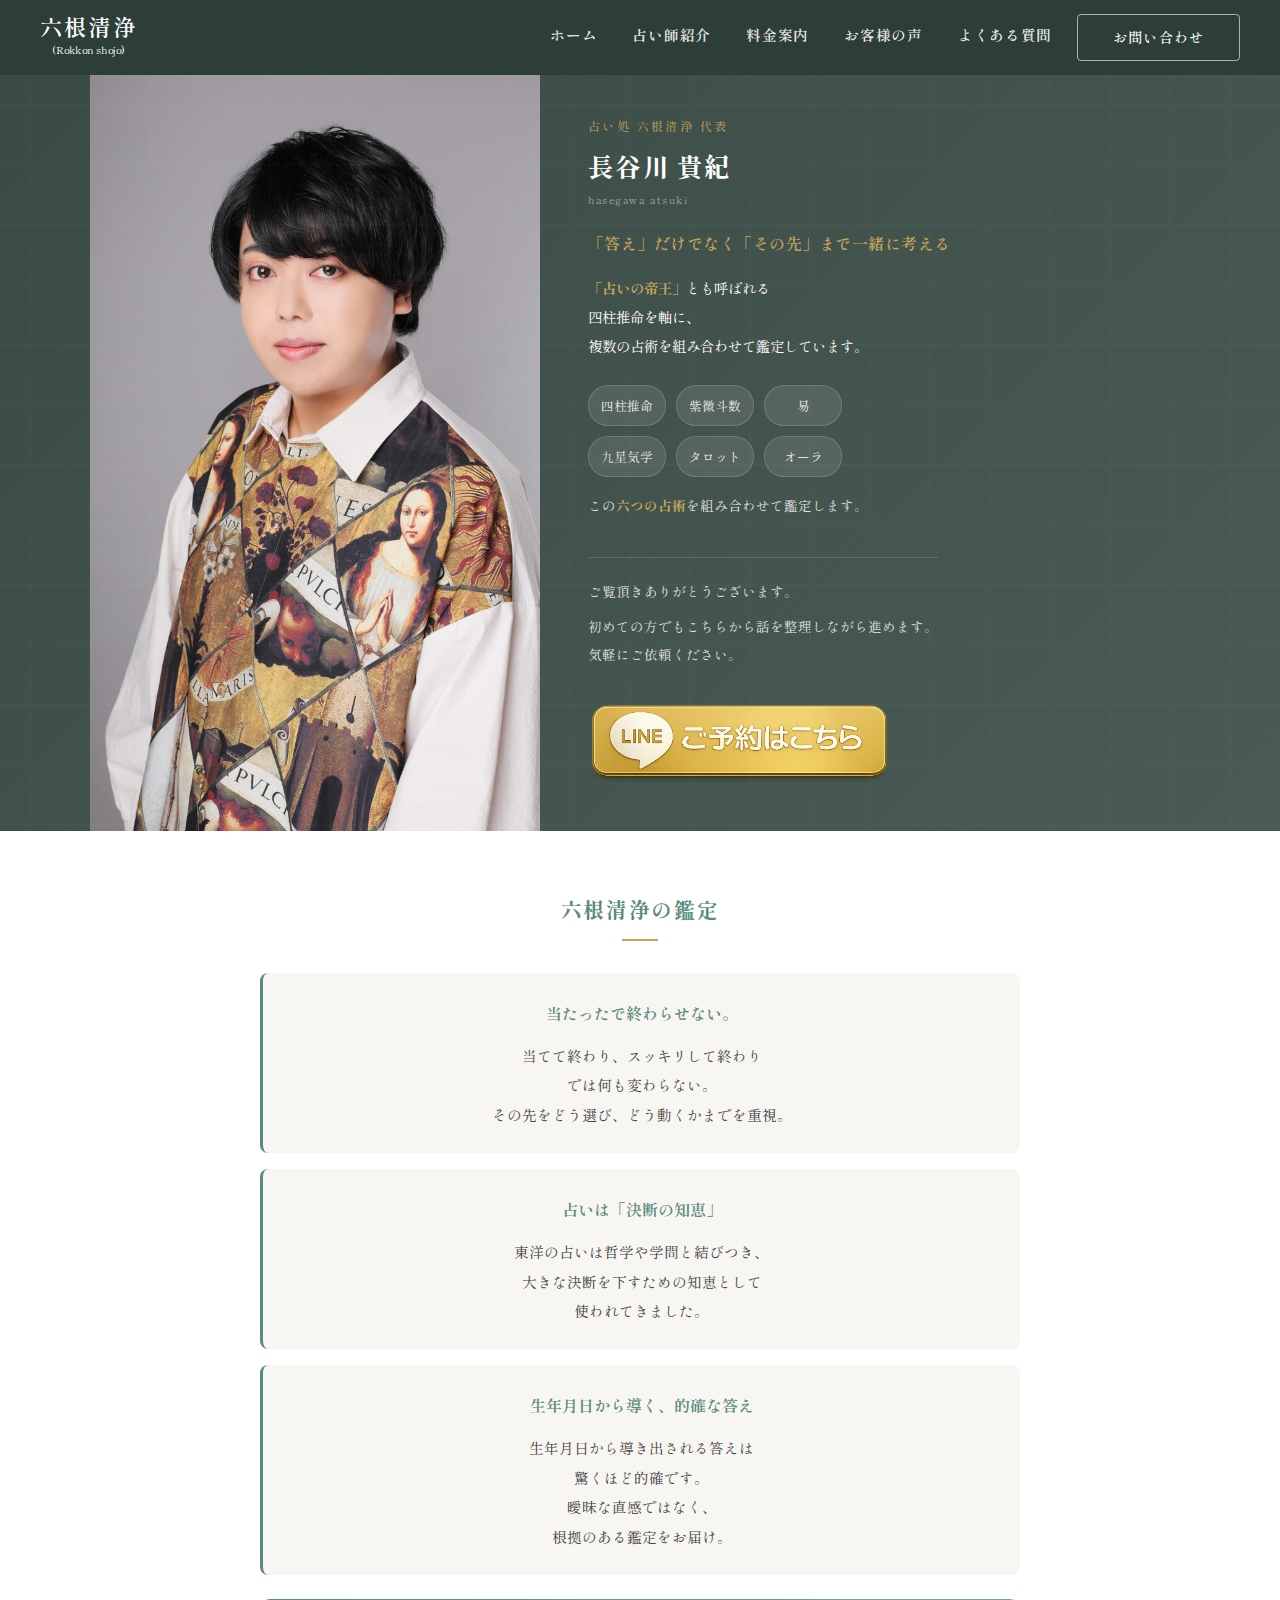
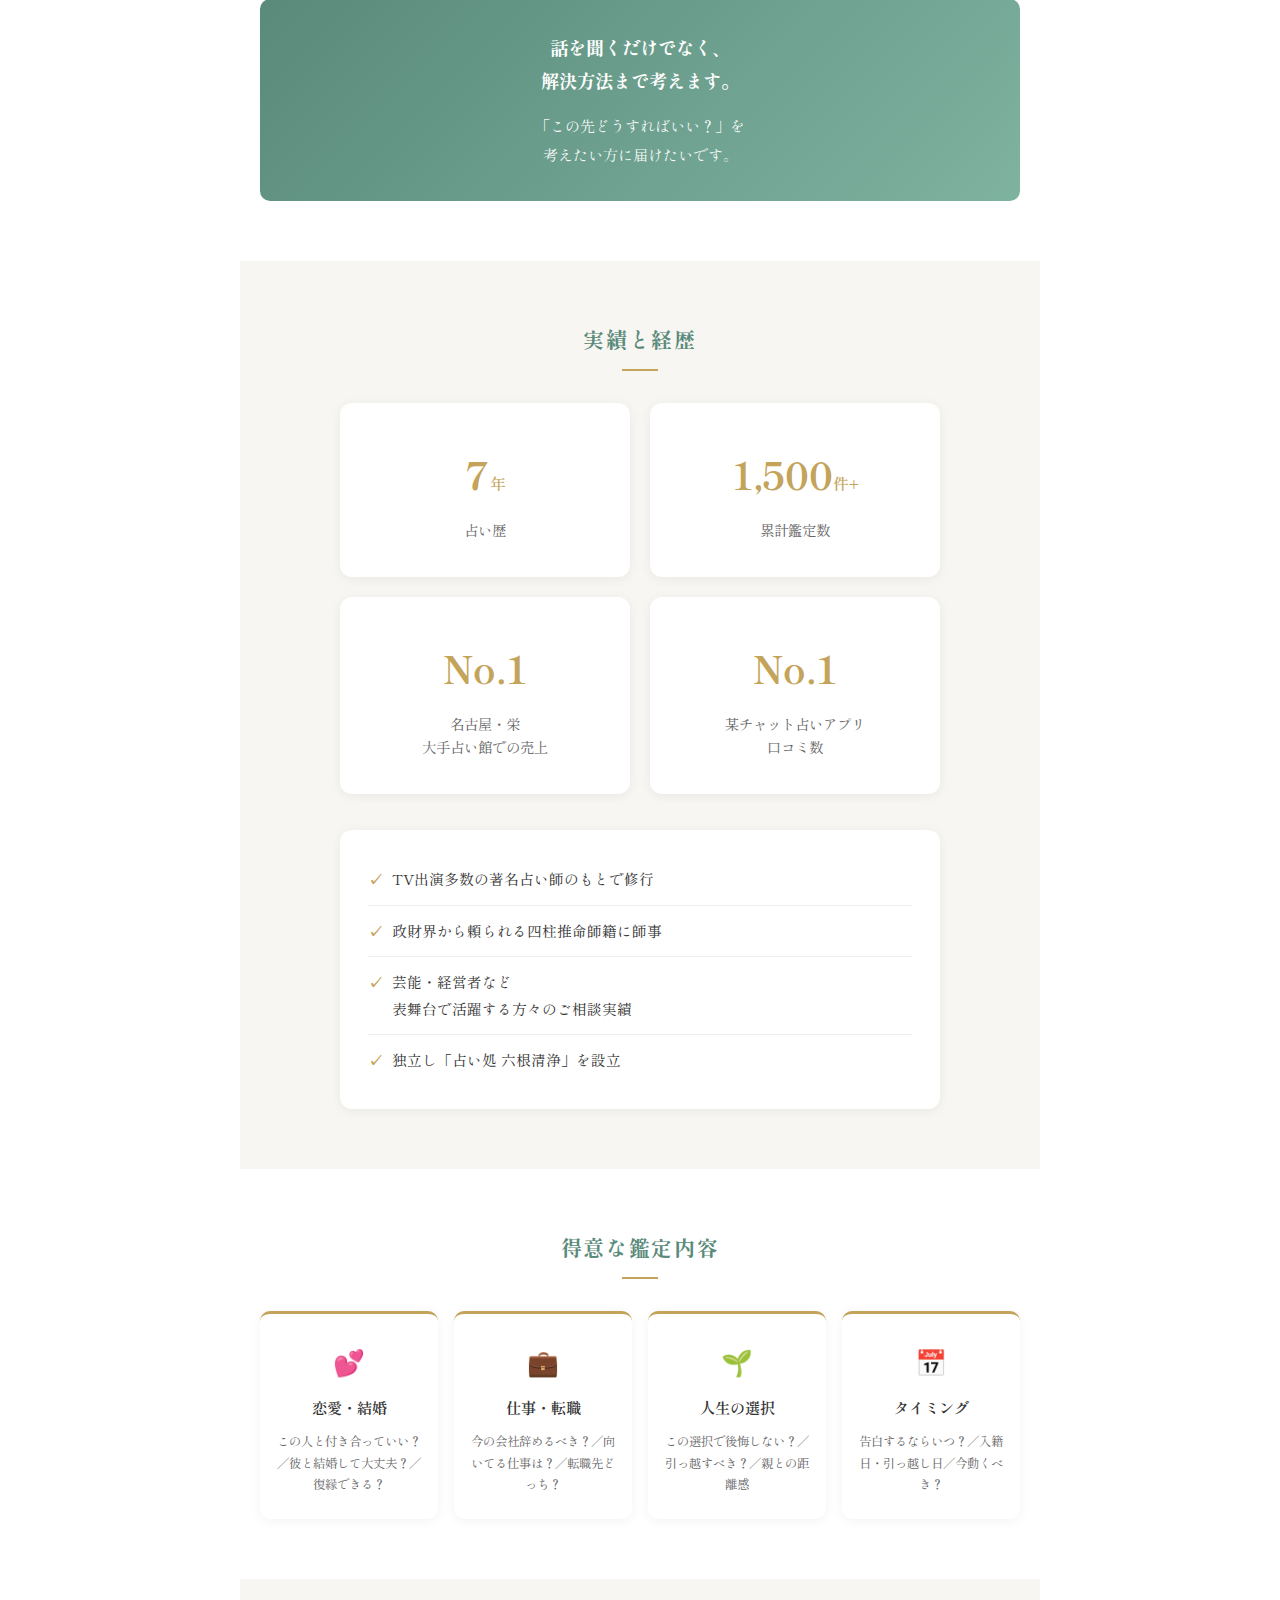
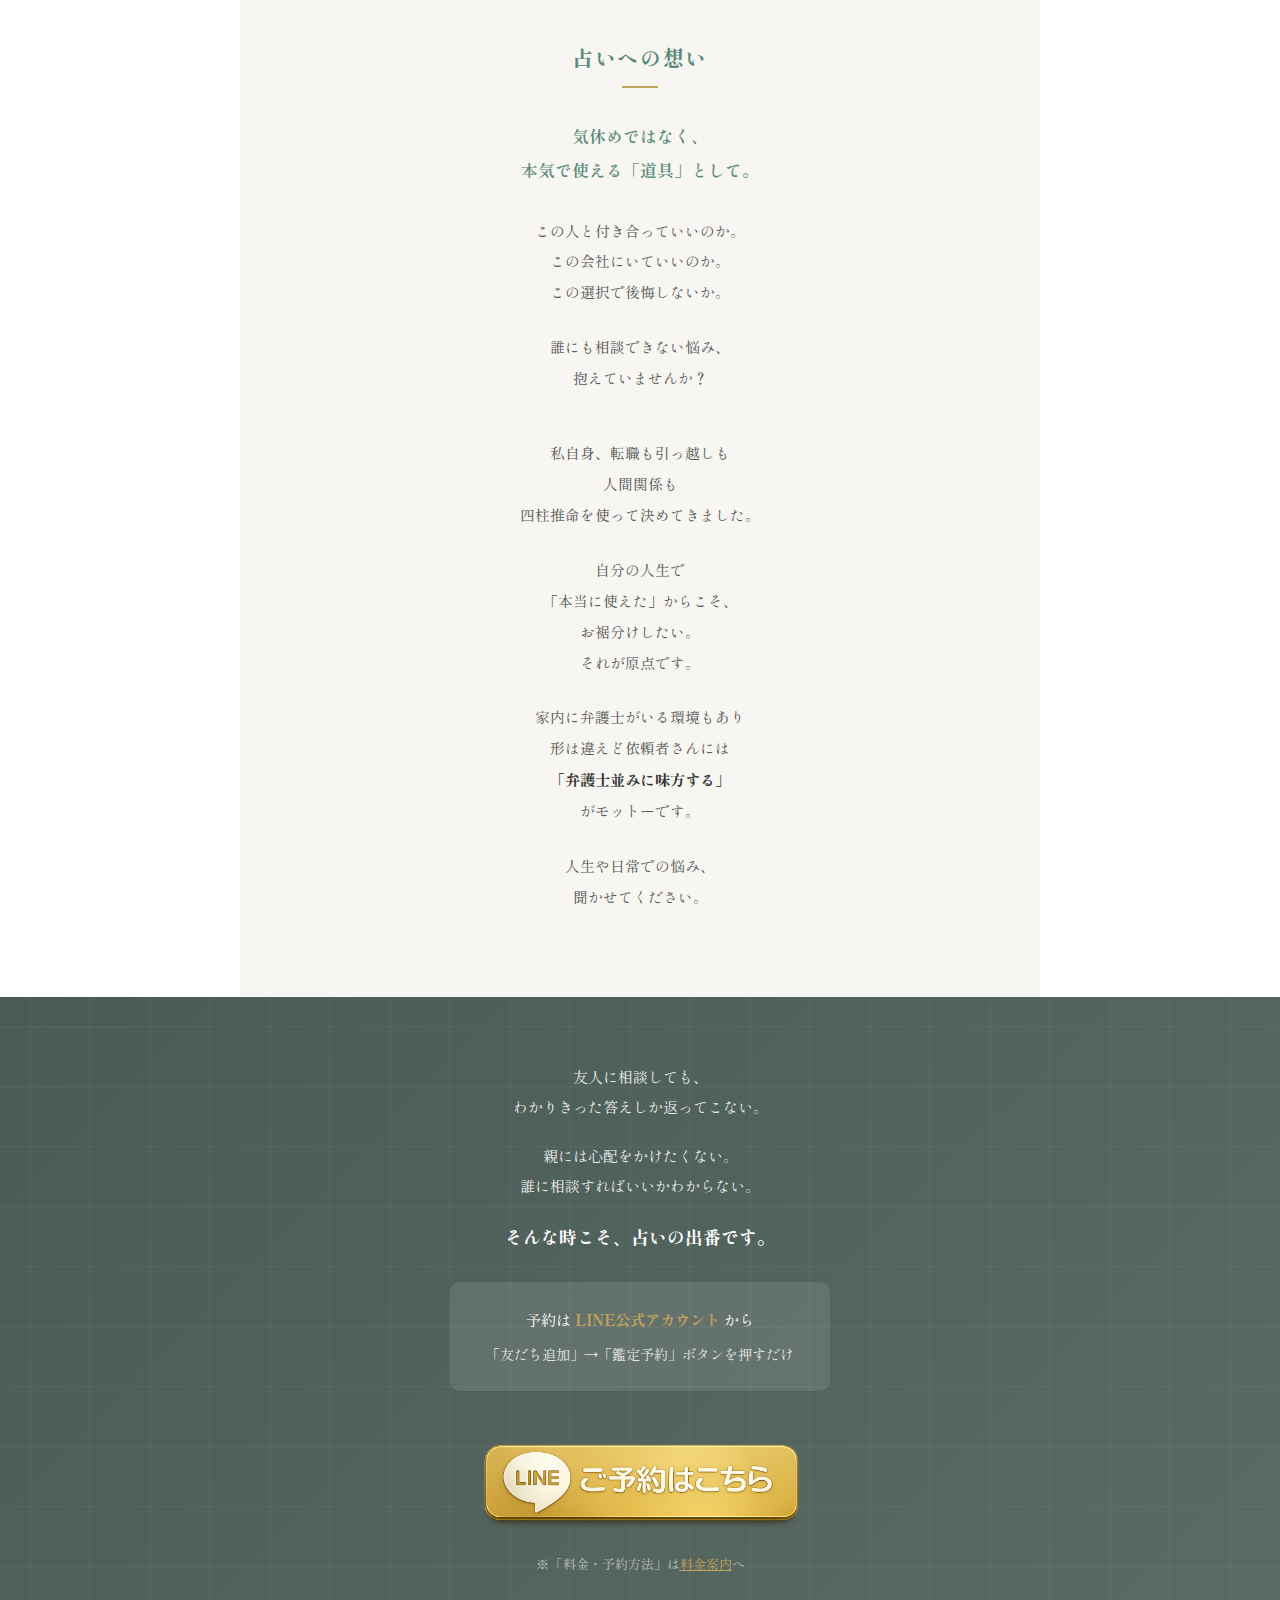
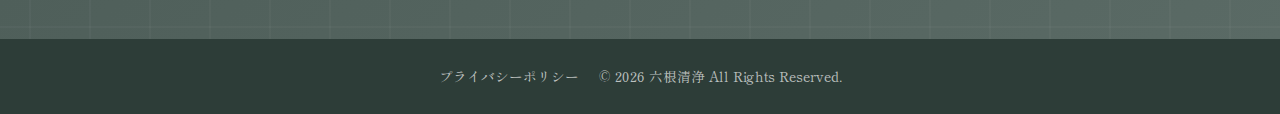
<file: 占いサイト/about.html>
<!DOCTYPE html>
<html lang="ja">
<head>
    <meta charset="UTF-8">
    <meta name="viewport" content="width=device-width, initial-scale=1.0">
    <title>占い師紹介 - 占い処 六根清浄</title>
    <link rel="preconnect" href="https://fonts.googleapis.com">
    <link rel="preconnect" href="https://fonts.gstatic.com" crossorigin>
    <link href="https://fonts.googleapis.com/css2?family=Shippori+Mincho:wght@400;500;600;700&display=swap" rel="stylesheet">
    <style>
        * {
            margin: 0;
            padding: 0;
            box-sizing: border-box;
        }

        html {
            scroll-behavior: smooth;
        }

        body {
            font-family: 'Shippori Mincho', serif;
            color: #333;
            line-height: 1.8;
        }

        a {
            text-decoration: none;
            color: inherit;
        }

        :root {
            --color-primary: #2d3d38;
            --color-primary-dark: #232d2a;
            --color-gold: #c4a35a;
            --color-text-white: #ffffff;
            --color-text-light: rgba(255,255,255,0.9);
            --color-cream: #f8f6f2;
        }

        /* ========== ヘッダー ========== */
        .header {
            position: fixed;
            top: 0;
            left: 0;
            width: 100%;
            background: var(--color-primary);
            z-index: 1000;
            padding: 0 40px;
        }

        .header-inner {
            max-width: 1400px;
            margin: 0 auto;
            display: flex;
            justify-content: space-between;
            align-items: center;
            height: 75px;
        }

        .logo {
            color: var(--color-text-white);
            text-align: center;
        }

        .logo-main {
            font-size: 1.4rem;
            font-weight: 600;
            letter-spacing: 0.1em;
            display: block;
            line-height: 1;
        }

        .logo-sub {
            display: block;
            font-size: 0.65rem;
            color: var(--color-text-white);
            letter-spacing: 0.02em;
            margin-top: 3px;
            font-weight: 400;
        }

        .nav-wrapper {
            display: flex;
            align-items: center;
            gap: 25px;
        }

        .nav {
            display: flex;
            gap: 35px;
            align-items: center;
        }

        .nav a {
            color: var(--color-text-light);
            font-size: 0.92rem;
            letter-spacing: 0.05em;
            transition: all 0.3s;
            font-weight: 600;
            position: relative;
            padding-bottom: 5px;
        }

        .nav a::after {
            content: '';
            position: absolute;
            bottom: 0;
            left: 50%;
            width: 0;
            height: 1px;
            background: var(--color-gold);
            transition: all 0.3s;
            transform: translateX(-50%);
        }

        .nav a:hover::after {
            width: 100%;
        }

        .nav a:hover {
            color: var(--color-gold);
        }

        .contact-btn {
            background: transparent;
            color: var(--color-text-white);
            padding: 10px 35px;
            border-radius: 4px;
            font-size: 0.88rem;
            font-weight: 500;
            letter-spacing: 0.08em;
            transition: all 0.3s;
            border: 1px solid rgba(255,255,255,0.6);
        }

        .contact-btn:hover {
            background: rgba(255,255,255,0.1);
            border-color: var(--color-text-white);
        }

        /* ========== メインコンテンツ ========== */
        .main-content {
            padding-top: 75px;
        }

        /* ========== プロフィールヒーロー ========== */
        .profile-hero {
            background: linear-gradient(135deg, #3a4a45 0%, #4a5a55 100%);
            position: relative;
        }

        .profile-hero::before {
            content: '';
            position: absolute;
            inset: 0;
            background: url("data:image/svg+xml,%3Csvg width='60' height='60' viewBox='0 0 60 60' xmlns='http://www.w3.org/2000/svg'%3E%3Cpath d='M30 0L30 60M0 30L60 30' stroke='%23ffffff' stroke-opacity='0.03' stroke-width='1'/%3E%3C/svg%3E");
            pointer-events: none;
        }

        .profile-hero-inner {
            max-width: 1100px;
            margin: 0 auto;
            display: grid;
            grid-template-columns: 450px 1fr;
            min-height: 560px;
        }

        .profile-hero-photo {
            width: 100%;
            height: 100%;
            object-fit: cover;
            object-position: center 15%;
            display: block;
        }

        .profile-hero-content {
            display: flex;
            flex-direction: column;
            justify-content: center;
            align-items: flex-start;
            padding: 40px 40px 40px 48px;
            text-align: left;
        }

        .profile-hero-title {
            color: var(--color-gold);
            font-size: 0.75rem;
            letter-spacing: 0.2em;
            margin-bottom: 6px;
        }

        .profile-hero-name {
            color: #fff;
            font-size: 1.6rem;
            font-weight: 700;
            margin-bottom: 2px;
            letter-spacing: 0.05em;
        }

        .profile-hero-name-en {
            color: rgba(255,255,255,0.5);
            font-size: 0.65rem;
            letter-spacing: 0.15em;
            margin-bottom: 20px;
        }

        .profile-hero-tagline {
            color: var(--color-gold);
            font-size: 1rem;
            font-weight: 600;
            margin-bottom: 16px;
            letter-spacing: 0.03em;
        }

        .profile-hero-catch {
            color: #fff;
            font-size: 0.9rem;
            line-height: 2;
            margin-bottom: 24px;
        }

        .profile-hero-catch strong {
            color: var(--color-gold);
        }

        .profile-hero-methods {
            display: grid;
            grid-template-columns: repeat(3, 1fr);
            gap: 10px;
            list-style: none;
            padding: 0;
            margin: 0 0 16px 0;
            max-width: 300px;
        }

        .profile-hero-methods li {
            color: rgba(255,255,255,0.9);
            font-size: 0.8rem;
            padding: 8px 12px;
            background: rgba(255,255,255,0.1);
            border-radius: 20px;
            border: 1px solid rgba(255,255,255,0.15);
            text-align: center;
            white-space: nowrap;
        }

        .profile-hero-methods-note {
            color: rgba(255,255,255,0.85);
            font-size: 0.85rem;
            margin: 0 0 20px 0;
        }

        .profile-hero-methods-note strong {
            color: var(--color-gold);
        }

        .profile-hero-greeting {
            color: rgba(255,255,255,0.85);
            font-size: 0.85rem;
            line-height: 2;
            padding-top: 20px;
            margin-top: 20px;
            border-top: 1px solid rgba(255,255,255,0.15);
            max-width: 90%;
        }

        .profile-hero-greeting p {
            margin: 0 0 8px 0;
        }

        .profile-hero-greeting p:last-child {
            margin-bottom: 0;
        }

        .hero-cta-btn {
            display: inline-block;
            margin-top: 24px;
            transition: transform 0.3s;
        }

        .hero-cta-btn:hover {
            transform: scale(1.03);
        }

        .hero-cta-btn img {
            max-width: 300px;
            height: auto;
        }

        /* ========== セクション共通 ========== */
        .profile-section {
            padding: 60px 20px;
            max-width: 800px;
            margin: 0 auto;
        }

        .section-title {
            font-size: 1.3rem;
            color: #5a8a7a;
            text-align: center;
            margin-bottom: 32px;
            letter-spacing: 0.08em;
        }

        .section-title::after {
            content: '';
            display: block;
            width: 36px;
            height: 2px;
            background: var(--color-gold);
            margin: 10px auto 0;
        }

        /* ========== 鑑定スタイル ========== */
        .style-section {
            background: #fff;
        }

        .style-grid {
            display: flex;
            flex-direction: column;
            gap: 16px;
            margin-bottom: 24px;
        }

        .style-item {
            background: var(--color-cream);
            padding: 24px;
            border-radius: 8px;
            border-left: 3px solid #5a8a7a;
        }

        .style-lead {
            display: block;
            color: #5a8a7a;
            font-weight: 600;
            margin-bottom: 12px;
            font-size: 1rem;
            text-align: center;
        }

        .style-item p {
            font-size: 0.92rem;
            line-height: 2;
            color: #444;
            text-align: center;
        }

        .style-item p strong {
            font-weight: 600;
        }

        .style-highlight {
            background: linear-gradient(135deg, #5a8a7a 0%, #7eb3a0 100%);
            color: #fff;
            padding: 32px;
            border-radius: 10px;
            text-align: center;
        }

        .style-highlight strong {
            display: block;
            color: #fff;
            font-size: 1.15rem;
            margin-bottom: 14px;
            line-height: 1.8;
        }

        .style-highlight p {
            font-size: 0.95rem;
            line-height: 1.9;
            color: rgba(255,255,255,0.95);
        }

        /* ========== 実績 ========== */
        .achievement-section {
            background: var(--color-cream);
            padding: 60px 20px;
        }

        .achievement-grid {
            display: grid;
            grid-template-columns: repeat(2, 1fr);
            gap: 20px;
            margin-bottom: 36px;
            max-width: 600px;
            margin-left: auto;
            margin-right: auto;
        }

        .achievement-item {
            background: #fff;
            padding: 36px 20px;
            border-radius: 12px;
            text-align: center;
            box-shadow: 0 2px 12px rgba(0,0,0,0.06);
        }

        .achievement-number {
            font-size: 2.4rem;
            font-weight: 700;
            color: var(--color-gold);
            margin-bottom: 10px;
        }

        .achievement-number span {
            font-size: 1rem;
            font-weight: 500;
        }

        .achievement-label {
            font-size: 0.9rem;
            color: #666;
            line-height: 1.6;
        }

        .achievement-list {
            list-style: none;
            background: #fff;
            padding: 24px 28px;
            border-radius: 12px;
            box-shadow: 0 2px 12px rgba(0,0,0,0.06);
            max-width: 600px;
            margin: 0 auto;
        }

        .achievement-list li {
            padding: 12px 0;
            padding-left: 24px;
            position: relative;
            font-size: 0.92rem;
            border-bottom: 1px solid #f0ede8;
            line-height: 1.8;
        }

        .achievement-list li strong {
            font-weight: 600;
        }

        .achievement-list li:last-child {
            border-bottom: none;
        }

        .achievement-list li::before {
            content: '✓';
            position: absolute;
            left: 0;
            color: var(--color-gold);
            font-weight: bold;
        }

        /* ========== 得意な鑑定 ========== */
        .specialty-grid {
            display: grid;
            grid-template-columns: repeat(4, 1fr);
            gap: 16px;
        }

        .specialty-item {
            background: #fff;
            padding: 24px 16px;
            border-radius: 10px;
            border-top: 3px solid var(--color-gold);
            box-shadow: 0 2px 12px rgba(0,0,0,0.05);
            text-align: center;
        }

        .specialty-icon {
            font-size: 1.6rem;
            margin-bottom: 10px;
        }

        .specialty-title {
            font-size: 0.95rem;
            font-weight: 600;
            color: #333;
            margin-bottom: 10px;
        }

        .specialty-desc {
            font-size: 0.78rem;
            color: #666;
            line-height: 1.7;
        }

        /* ========== 占いへの想い ========== */
        .belief-section {
            background: var(--color-cream);
        }

        .belief-content {
            text-align: center;
            max-width: 500px;
            margin: 0 auto;
        }

        .belief-lead {
            font-size: 1.05rem;
            font-weight: 600;
            color: #5a8a7a;
            margin-bottom: 28px;
            line-height: 2;
        }

        .belief-text {
            font-size: 0.92rem;
            line-height: 2.1;
            color: #555;
            margin-bottom: 24px;
        }

        .belief-text strong {
            font-weight: 700;
            font-size: 0.95rem;
            color: #333;
        }

        .belief-spacer {
            height: 20px;
        }

        /* ========== CTA ========== */
        .cta-section {
            background: linear-gradient(135deg, #4a5a55 0%, #5a6a65 100%);
            position: relative;
            padding: 64px 20px;
            text-align: center;
        }

        .cta-section::before {
            content: '';
            position: absolute;
            inset: 0;
            background: url("data:image/svg+xml,%3Csvg width='60' height='60' viewBox='0 0 60 60' xmlns='http://www.w3.org/2000/svg'%3E%3Cpath d='M30 0L30 60M0 30L60 30' stroke='%23ffffff' stroke-opacity='0.05' stroke-width='1'/%3E%3C/svg%3E");
            pointer-events: none;
        }

        .cta-text {
            color: rgba(255,255,255,0.9);
            font-size: 0.95rem;
            line-height: 2;
            margin-bottom: 18px;
            position: relative;
            z-index: 1;
        }

        .cta-text strong {
            color: #fff;
            font-weight: 600;
        }

        .cta-strong {
            color: var(--color-gold);
            font-size: 1.1rem;
            font-weight: 700;
            margin-bottom: 28px;
        }

        .cta-strong strong {
            font-weight: 700;
        }

        .cta-guide {
            background: rgba(255,255,255,0.1);
            padding: 24px;
            border-radius: 10px;
            margin: 24px auto;
            max-width: 380px;
            position: relative;
            z-index: 1;
        }

        .cta-guide-title {
            color: #fff;
            font-size: 0.95rem;
            margin-bottom: 10px;
        }

        .cta-guide-title strong {
            color: var(--color-gold);
        }

        .cta-guide-text {
            color: rgba(255,255,255,0.85);
            font-size: 0.88rem;
            line-height: 1.7;
        }

        .cta-btn {
            display: inline-block;
            margin-top: 24px;
            transition: transform 0.3s;
            position: relative;
            z-index: 1;
        }

        .cta-btn:hover {
            transform: scale(1.03);
        }

        .cta-btn img {
            max-width: 320px;
            height: auto;
        }

        .cta-sub {
            color: rgba(255,255,255,0.6);
            font-size: 0.8rem;
            margin-top: 16px;
            position: relative;
            z-index: 1;
        }

        /* ========== フッター ========== */
        .footer {
            background: var(--color-primary);
            color: rgba(255,255,255,0.7);
            text-align: center;
            padding: 25px 20px;
            height: 75px;
            display: flex;
            align-items: center;
            justify-content: center;
        }

        .footer-content {
            font-size: 0.85rem;
        }

        .footer-content a {
            color: rgba(255,255,255,0.7);
            margin-right: 20px;
            transition: color 0.3s;
        }

        .footer-content a:hover {
            color: var(--color-gold);
        }

        /* ========== レスポンシブ ========== */
        @media (max-width: 1100px) {
            .header {
                padding: 0 20px;
            }
            .nav {
                gap: 20px;
            }
            .nav a {
                font-size: 0.8rem;
            }
            .contact-btn {
                padding: 10px 18px;
                font-size: 0.8rem;
            }
        }

        @media (max-width: 900px) {
            .header-inner {
                height: 60px;
            }
            .logo-main {
                font-size: 1.1rem;
            }
            .nav {
                gap: 15px;
            }
            .nav a {
                font-size: 0.75rem;
            }
            .contact-btn {
                padding: 8px 14px;
                font-size: 0.75rem;
            }
            .main-content {
                padding-top: 60px;
            }
            .achievement-grid {
                grid-template-columns: repeat(2, 1fr);
            }
            .footer {
                height: auto;
                padding: 20px;
            }
            .footer-content {
                font-size: 0.75rem;
            }
        }

        @media (max-width: 768px) {
            .nav-wrapper {
                display: none;
                position: fixed;
                top: 60px;
                left: 0;
                width: 100%;
                background: var(--color-primary);
                flex-direction: column;
                padding: 20px;
                gap: 0;
                z-index: 999;
            }
            .nav-wrapper.active {
                display: flex;
            }
            .nav {
                flex-direction: column;
                gap: 0;
                width: 100%;
            }
            .nav a {
                padding: 15px 0;
                font-size: 1rem;
                border-bottom: 1px solid rgba(255,255,255,0.1);
                width: 100%;
                text-align: center;
            }
            .nav a::after {
                display: none;
            }
            .contact-btn {
                margin-top: 15px;
                padding: 12px 30px;
                font-size: 1rem;
                text-align: center;
            }
            .menu-toggle {
                display: flex !important;
            }
            .profile-hero-inner {
                grid-template-columns: 1fr;
                min-height: auto;
            }
            .profile-hero-photo {
                height: 320px;
                object-position: center top;
            }
            .profile-hero-content {
                padding: 32px 24px 40px;
                text-align: center;
                align-items: center;
            }
            .profile-hero-name {
                font-size: 1.5rem;
            }
            .profile-hero-tagline {
                font-size: 0.95rem;
            }
            .profile-hero-catch {
                font-size: 0.88rem;
            }
            .profile-hero-methods {
                max-width: 280px;
                margin: 0 auto 16px;
            }
            .profile-hero-methods li {
                font-size: 0.75rem;
                padding: 6px 10px;
            }
            .profile-hero-greeting {
                text-align: center;
                max-width: 100%;
            }
            .hero-cta-btn img {
                max-width: 200px;
            }
            .profile-section {
                padding: 48px 20px;
            }
            .section-title {
                font-size: 1.15rem;
                margin-bottom: 28px;
            }
            .style-item {
                padding: 20px;
            }
            .style-lead {
                font-size: 0.95rem;
            }
            .style-item p {
                font-size: 0.88rem;
            }
            .style-highlight {
                padding: 24px 20px;
            }
            .style-highlight strong {
                font-size: 1.05rem;
            }
            .achievement-section {
                padding: 48px 20px;
            }
            .achievement-grid {
                gap: 16px;
                max-width: 400px;
            }
            .achievement-item {
                padding: 28px 16px;
            }
            .achievement-number {
                font-size: 2rem;
            }
            .achievement-label {
                font-size: 0.8rem;
            }
            .achievement-list {
                padding: 20px;
            }
            .achievement-list li {
                font-size: 0.85rem;
                padding-left: 20px;
            }
            .specialty-grid {
                grid-template-columns: repeat(2, 1fr);
                gap: 12px;
            }
            .specialty-item {
                padding: 20px 12px;
            }
            .specialty-icon {
                font-size: 1.4rem;
            }
            .specialty-title {
                font-size: 0.88rem;
            }
            .specialty-desc {
                font-size: 0.72rem;
            }
            .belief-lead {
                font-size: 0.98rem;
            }
            .belief-text {
                font-size: 0.88rem;
            }
            .cta-section {
                padding: 48px 20px;
            }
            .cta-text {
                font-size: 0.88rem;
            }
            .cta-strong {
                font-size: 0.98rem;
            }
            .cta-guide {
                padding: 20px;
                max-width: 300px;
            }
            .cta-guide-title {
                font-size: 0.9rem;
            }
            .cta-guide-text {
                font-size: 0.82rem;
            }
            .cta-btn img {
                max-width: 280px;
            }
            .hero-cta-btn img {
                max-width: 260px;
            }
        }

        /* ハンバーガーメニュー */
        .menu-toggle {
            display: none;
            flex-direction: column;
            justify-content: center;
            gap: 5px;
            width: 28px;
            height: 28px;
            cursor: pointer;
        }
        .menu-toggle span {
            display: block;
            width: 100%;
            height: 2px;
            background: #fff;
            transition: 0.3s;
        }
    </style>
</head>
<body>

    <!-- ヘッダー -->
    <header class="header">
        <div class="header-inner">
            <a href="index.html" class="logo">
                <span class="logo-main">六根清浄</span>
                <span class="logo-sub">(Rokkon shojo)</span>
            </a>
            <div class="nav-wrapper">
                <nav class="nav">
                    <a href="index.html">ホーム</a>
                    <a href="about.html">占い師紹介</a>
                    <a href="pricing.html">料金案内</a>
                    <a href="testimonials.html">お客様の声</a>
                    <a href="faq.html">よくある質問</a>
                </nav>
                <a href="https://lin.ee/SvZ69l0" class="contact-btn">お問い合わせ</a>
            </div>
            <div class="menu-toggle" onclick="toggleMenu()">
                <span></span>
                <span></span>
                <span></span>
            </div>
        </div>
    </header>

    <!-- メインコンテンツ -->
    <main class="main-content">

        <!-- プロフィールヒーロー -->
        <section class="profile-hero">
            <div class="profile-hero-inner">
                <img src="images/unnamed.jpg" alt="長谷川貴紀" class="profile-hero-photo">
                <div class="profile-hero-content">
                    <div class="profile-hero-title">占い処 六根清浄 代表</div>
                    <h1 class="profile-hero-name">長谷川 貴紀</h1>
                    <div class="profile-hero-name-en">hasegawa atsuki</div>
                    <div class="profile-hero-tagline">「答え」だけでなく「その先」まで一緒に考える</div>
                    <p class="profile-hero-catch">
                        <strong>「占いの帝王」</strong>とも呼ばれる<br>
                        四柱推命を軸に、<br>
                        複数の占術を組み合わせて鑑定しています。
                    </p>
                    <ul class="profile-hero-methods">
                        <li>四柱推命</li>
                        <li>紫微斗数</li>
                        <li>易</li>
                        <li>九星気学</li>
                        <li>タロット</li>
                        <li>オーラ</li>
                    </ul>
                    <p class="profile-hero-methods-note">
                        この<strong>六つの占術</strong>を組み合わせて鑑定します。
                    </p>
                    <div class="profile-hero-greeting">
                        <p>ご覧頂きありがとうございます。</p>
                        <p>初めての方でもこちらから話を整理しながら進めます。<br>気軽にご依頼ください。</p>
                        <a href="https://lin.ee/SvZ69l0" class="hero-cta-btn">
                            <img src="images/botan.png" alt="LINEでご予約はこちら">
                        </a>
                    </div>
                </div>
            </div>
        </section>

        <!-- 鑑定スタイル -->
        <section class="profile-section style-section">
            <h2 class="section-title">六根清浄の鑑定</h2>
            <div class="style-grid">
                <div class="style-item">
                    <p>
                        <span class="style-lead">当たったで終わらせない。</span>
                        当てて終わり、スッキリして終わり<br>では何も変わらない。<br>その先をどう選び、どう動くかまでを重視。
                    </p>
                </div>
                <div class="style-item">
                    <p>
                        <span class="style-lead">占いは「決断の知恵」</span>
                        東洋の占いは哲学や学問と結びつき、<br>大きな決断を下すための知恵として<br>使われてきました。
                    </p>
                </div>
                <div class="style-item">
                    <p>
                        <span class="style-lead">生年月日から導く、的確な答え</span>
                        生年月日から導き出される答えは<br>驚くほど的確です。<br>曖昧な直感ではなく、<br>根拠のある鑑定をお届け。
                    </p>
                </div>
            </div>
            <div class="style-highlight">
                <p>
                    <strong>話を聞くだけでなく、<br>解決方法まで考えます。</strong>
                    「この先どうすればいい？」を<br>考えたい方に届けたいです。
                </p>
            </div>
        </section>

        <!-- 実績と経歴 -->
        <section class="profile-section achievement-section">
            <h2 class="section-title">実績と経歴</h2>
            <div class="achievement-grid">
                <div class="achievement-item">
                    <div class="achievement-number">7<span>年</span></div>
                    <div class="achievement-label">占い歴</div>
                </div>
                <div class="achievement-item">
                    <div class="achievement-number">1,500<span>件+</span></div>
                    <div class="achievement-label">累計鑑定数</div>
                </div>
                <div class="achievement-item">
                    <div class="achievement-number">No.1</div>
                    <div class="achievement-label">名古屋・栄<br>大手占い館での売上</div>
                </div>
                <div class="achievement-item">
                    <div class="achievement-number">No.1</div>
                    <div class="achievement-label">某チャット占いアプリ<br>口コミ数</div>
                </div>
            </div>
            <ul class="achievement-list">
                <li>TV出演多数の著名占い師のもとで修行</li>
                <li>政財界から頼られる四柱推命師籍に師事</li>
                <li>芸能・経営者など<br>表舞台で活躍する方々のご相談実績</li>
                <li>独立し「占い処 六根清浄」を設立</li>
            </ul>
        </section>

        <!-- 得意な鑑定内容 -->
        <section class="profile-section">
            <h2 class="section-title">得意な鑑定内容</h2>
            <div class="specialty-grid">
                <div class="specialty-item">
                    <div class="specialty-icon">💕</div>
                    <div class="specialty-title">恋愛・結婚</div>
                    <div class="specialty-desc">この人と付き合っていい？／彼と結婚して大丈夫？／復縁できる？</div>
                </div>
                <div class="specialty-item">
                    <div class="specialty-icon">💼</div>
                    <div class="specialty-title">仕事・転職</div>
                    <div class="specialty-desc">今の会社辞めるべき？／向いてる仕事は？／転職先どっち？</div>
                </div>
                <div class="specialty-item">
                    <div class="specialty-icon">🌱</div>
                    <div class="specialty-title">人生の選択</div>
                    <div class="specialty-desc">この選択で後悔しない？／引っ越すべき？／親との距離感</div>
                </div>
                <div class="specialty-item">
                    <div class="specialty-icon">📅</div>
                    <div class="specialty-title">タイミング</div>
                    <div class="specialty-desc">告白するならいつ？／入籍日・引っ越し日／今動くべき？</div>
                </div>
            </div>
        </section>

        <!-- 占いへの想い -->
        <section class="profile-section belief-section">
            <h2 class="section-title">占いへの想い</h2>
            <div class="belief-content">
                <p class="belief-lead">
                    気休めではなく、<br>
                    本気で使える「道具」として。
                </p>
                <p class="belief-text">
                    この人と付き合っていいのか。<br>
                    この会社にいていいのか。<br>
                    この選択で後悔しないか。
                </p>
                <p class="belief-text">
                    誰にも相談できない悩み、<br>
                    抱えていませんか？
                </p>
                <div class="belief-spacer"></div>
                <p class="belief-text">
                    私自身、転職も引っ越しも<br>
                    人間関係も<br>
                    四柱推命を使って決めてきました。
                </p>
                <p class="belief-text">
                    自分の人生で<br>
                    「本当に使えた」からこそ、<br>
                    お裾分けしたい。<br>
                    それが原点です。
                </p>
                <p class="belief-text">
                    家内に弁護士がいる環境もあり<br>
                    形は違えど依頼者さんには<br>
                    <strong>「弁護士並みに味方する」</strong><br>
                    がモットーです。
                </p>
                <p class="belief-text">
                    人生や日常での悩み、<br>
                    聞かせてください。
                </p>
            </div>
        </section>

        <!-- CTA -->
        <section class="cta-section">
            <p class="cta-text">
                友人に相談しても、<br>わかりきった答えしか返ってこない。
            </p>
            <p class="cta-text">
                親には心配をかけたくない。<br>誰に相談すればいいかわからない。
            </p>
            <p class="cta-text cta-strong">
                <strong>そんな時こそ、占いの出番です。</strong>
            </p>
            <div class="cta-guide">
                <p class="cta-guide-title">
                    予約は <strong>LINE公式アカウント</strong> から
                </p>
                <p class="cta-guide-text">
                    「友だち追加」→「鑑定予約」ボタンを押すだけ
                </p>
            </div>
            <a href="https://lin.ee/SvZ69l0" class="cta-btn">
                <img src="images/botan.png" alt="LINEでご予約はこちら">
            </a>
            <p class="cta-sub">
                ※「料金・予約方法」は<a href="pricing.html" style="color: var(--color-gold); text-decoration: underline;">料金案内</a>へ
            </p>
        </section>

    </main>

    <!-- フッター -->
    <footer class="footer">
        <div class="footer-content">
            <a href="#">プライバシーポリシー</a>© 2026 六根清浄 All Rights Reserved.
        </div>
    </footer>

    <script>
        function toggleMenu() {
            document.querySelector('.nav-wrapper').classList.toggle('active');
        }
    </script>

</body>
</html>
</file>
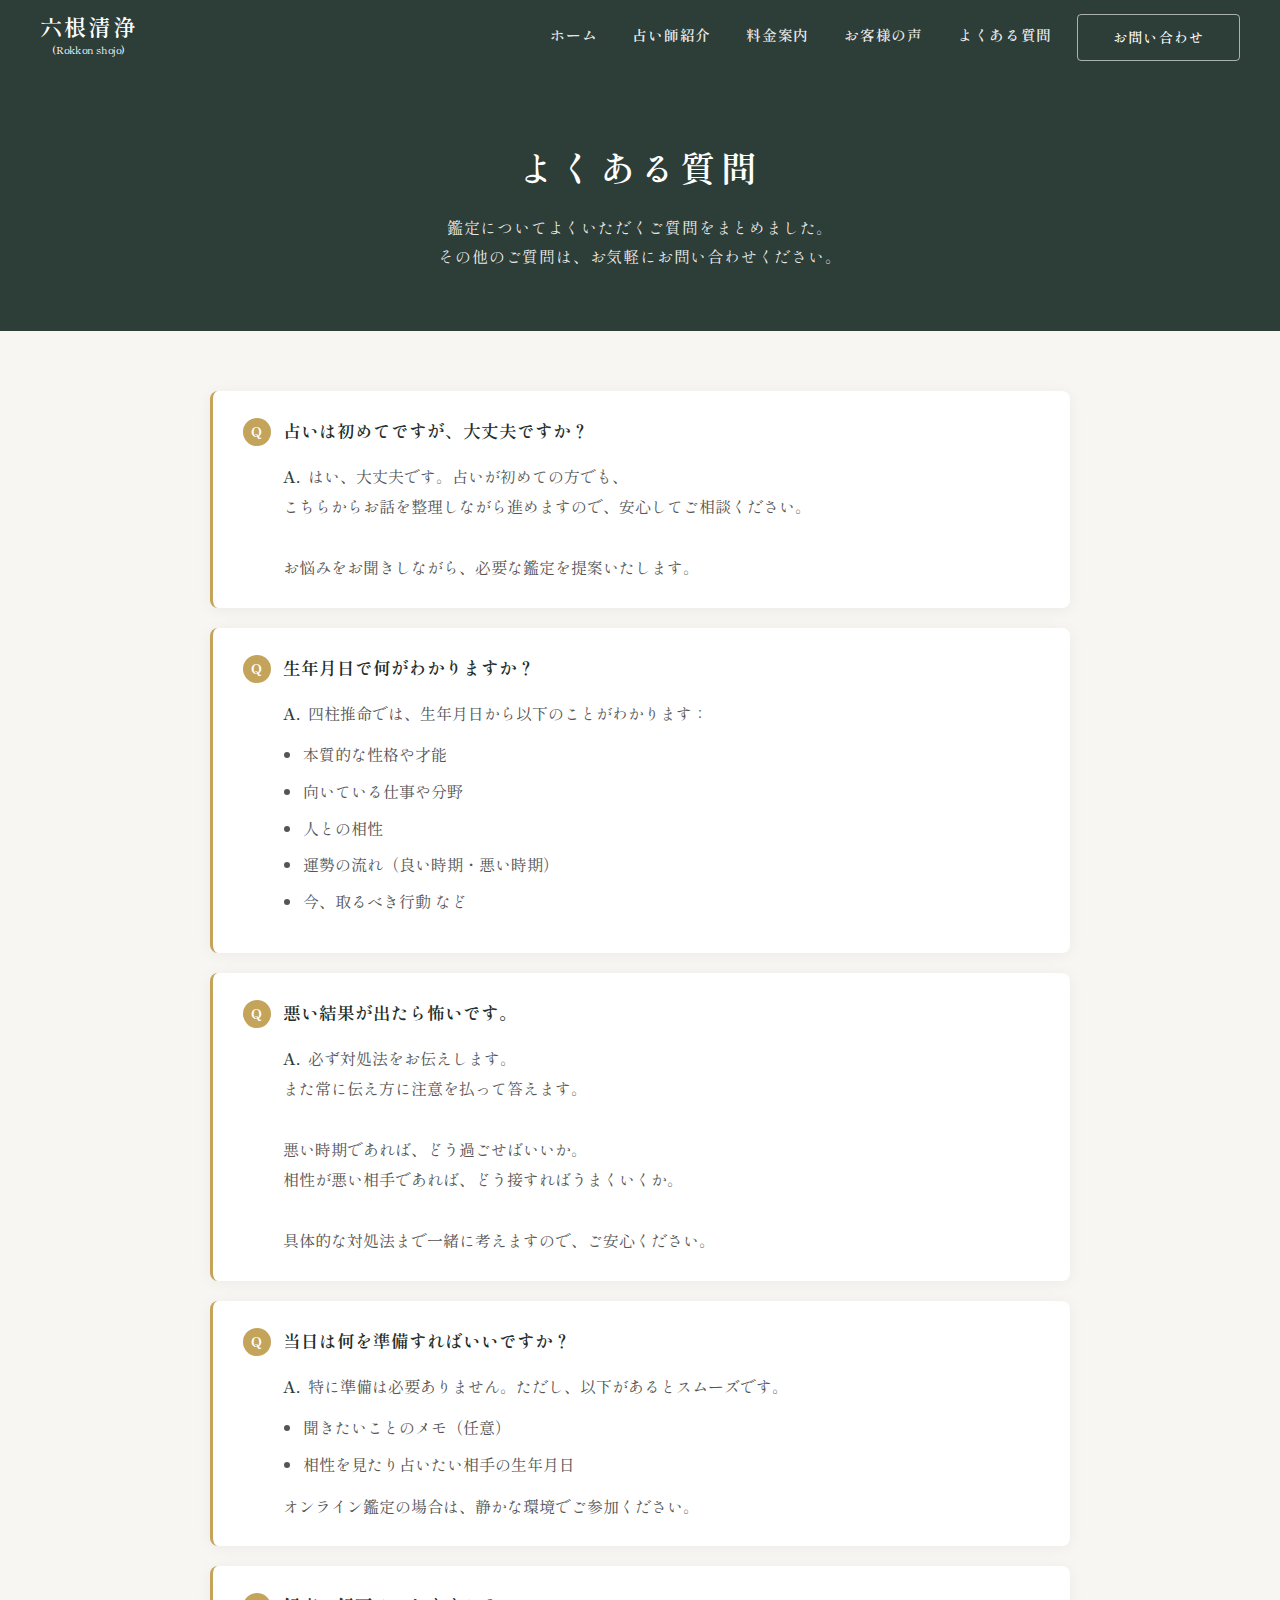
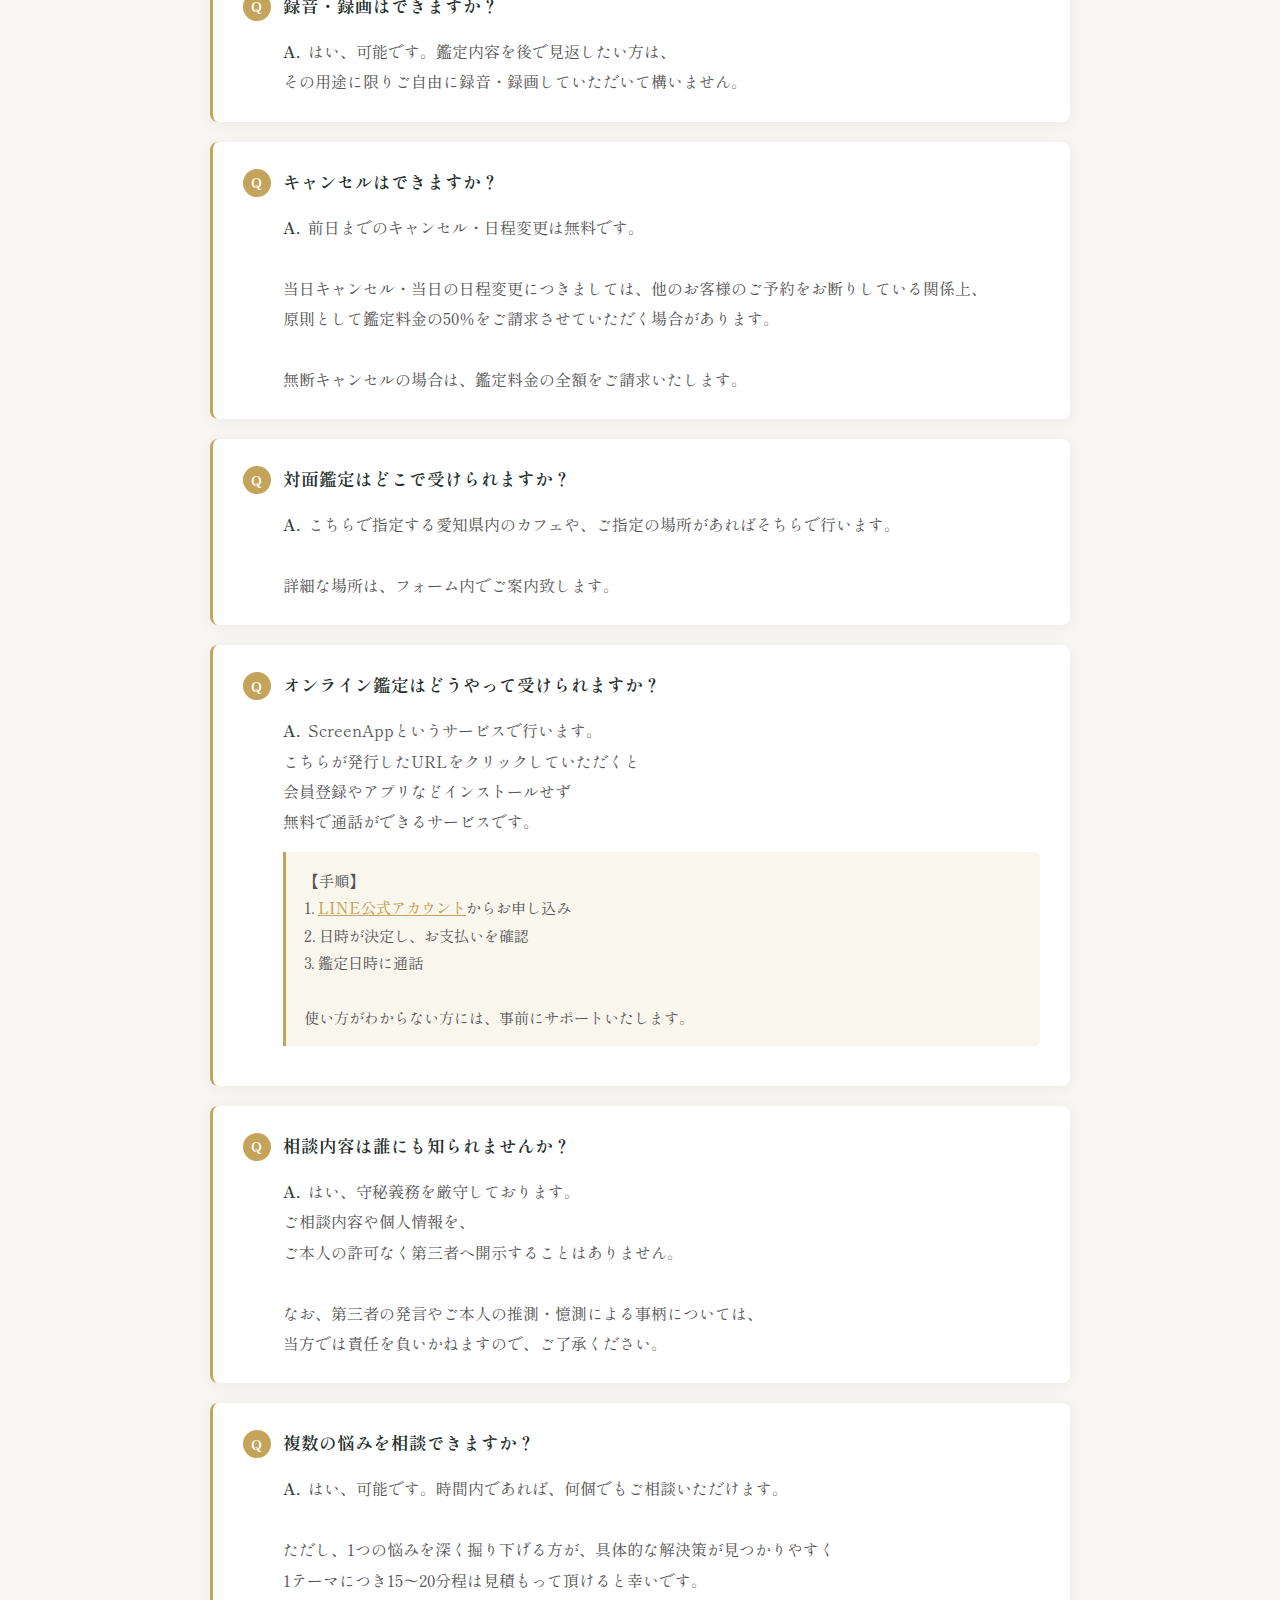
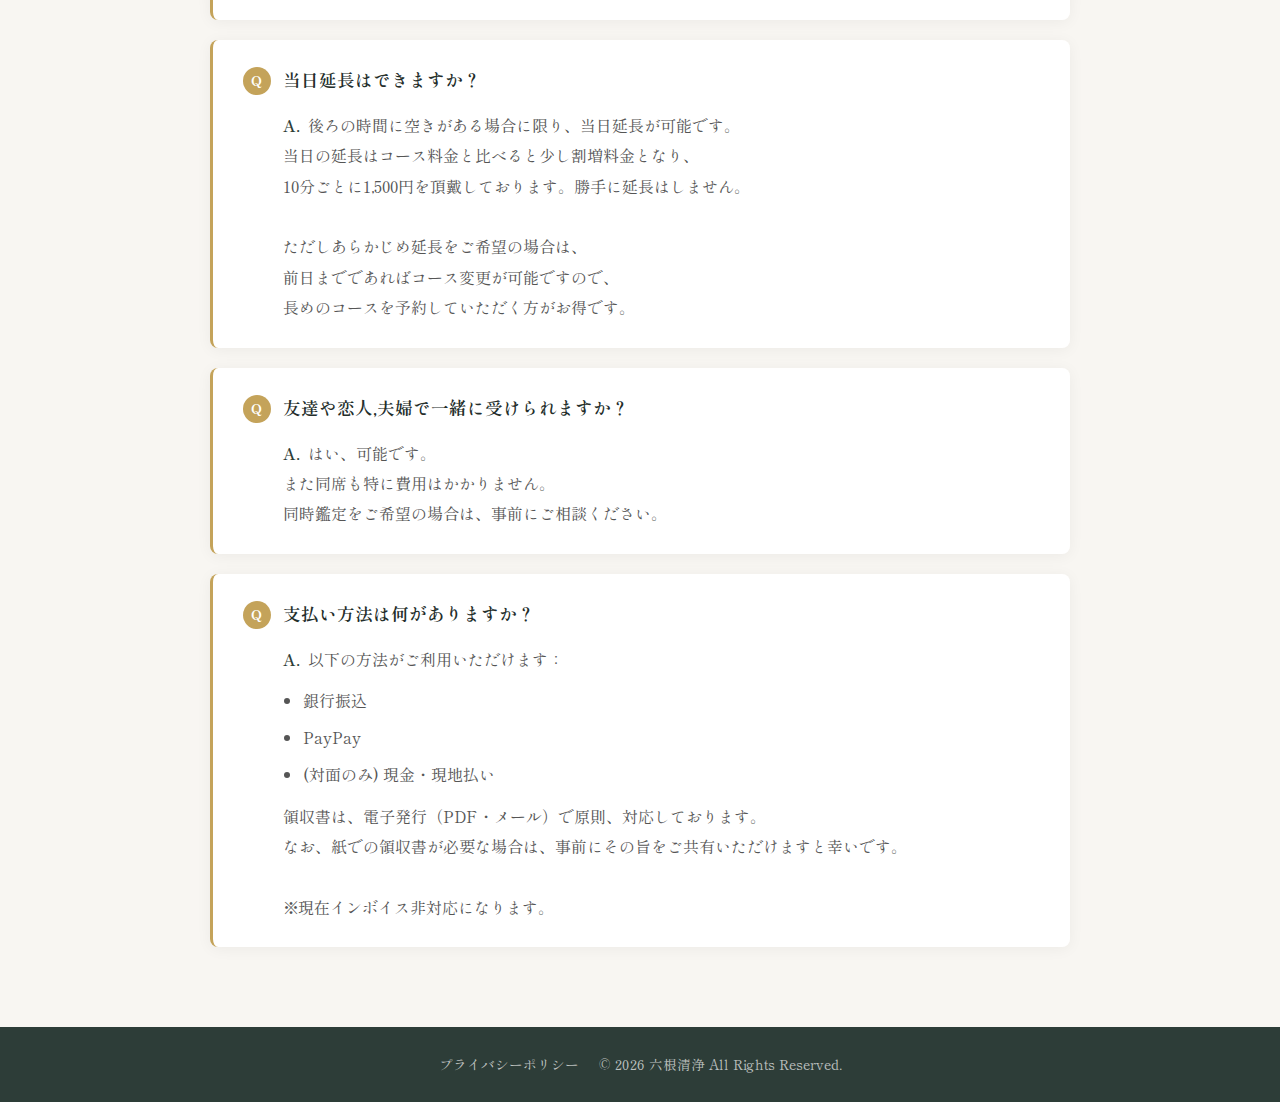
<file: 占いサイト/faq.html>
<!DOCTYPE html>
<html lang="ja">
<head>
    <meta charset="UTF-8">
    <meta name="viewport" content="width=device-width, initial-scale=1.0">
    <title>よくある質問 - 占い処 六根清浄</title>
    <link rel="preconnect" href="https://fonts.googleapis.com">
    <link rel="preconnect" href="https://fonts.gstatic.com" crossorigin>
    <link href="https://fonts.googleapis.com/css2?family=Shippori+Mincho:wght@400;500;600;700&display=swap" rel="stylesheet">
    <style>
        * {
            margin: 0;
            padding: 0;
            box-sizing: border-box;
        }

        html {
            scroll-behavior: smooth;
        }

        body {
            font-family: 'Shippori Mincho', serif;
            color: #333;
            line-height: 1.8;
        }

        a {
            text-decoration: none;
            color: inherit;
        }

        :root {
            --color-primary: #2d3d38;
            --color-primary-dark: #232d2a;
            --color-gold: #c4a35a;
            --color-text-white: #ffffff;
            --color-text-light: rgba(255,255,255,0.9);
            --color-cream: #f8f6f2;
        }

        /* ========== ヘッダー ========== */
        .header {
            position: fixed;
            top: 0;
            left: 0;
            width: 100%;
            background: var(--color-primary);
            z-index: 1000;
            padding: 0 40px;
        }

        .header-inner {
            max-width: 1400px;
            margin: 0 auto;
            display: flex;
            justify-content: space-between;
            align-items: center;
            height: 75px;
        }

        .logo {
            color: var(--color-text-white);
            text-align: center;
        }

        .logo-main {
            font-size: 1.4rem;
            font-weight: 600;
            letter-spacing: 0.1em;
            display: block;
            line-height: 1;
        }

        .logo-sub {
            display: block;
            font-size: 0.65rem;
            color: var(--color-text-white);
            letter-spacing: 0.02em;
            margin-top: 3px;
            font-weight: 400;
        }

        .nav-wrapper {
            display: flex;
            align-items: center;
            gap: 25px;
        }

        .nav {
            display: flex;
            gap: 35px;
            align-items: center;
        }

        .nav a {
            color: var(--color-text-light);
            font-size: 0.92rem;
            letter-spacing: 0.05em;
            transition: all 0.3s;
            font-weight: 600;
            position: relative;
            padding-bottom: 5px;
        }

        .nav a::after {
            content: '';
            position: absolute;
            bottom: 0;
            left: 50%;
            width: 0;
            height: 1px;
            background: var(--color-gold);
            transition: all 0.3s;
            transform: translateX(-50%);
        }

        .nav a:hover::after {
            width: 100%;
        }

        .nav a:hover {
            color: var(--color-gold);
        }

        .contact-btn {
            background: transparent;
            color: var(--color-text-white);
            padding: 10px 35px;
            border-radius: 4px;
            font-size: 0.88rem;
            font-weight: 500;
            letter-spacing: 0.08em;
            transition: all 0.3s;
            border: 1px solid rgba(255,255,255,0.6);
        }

        .contact-btn:hover {
            background: rgba(255,255,255,0.1);
            border-color: var(--color-text-white);
        }

        /* ========== メインコンテンツ ========== */
        .main-content {
            padding-top: 75px;
            background: var(--color-cream);
            min-height: 100vh;
        }

        .page-header {
            background: var(--color-primary);
            padding: 60px 20px;
            text-align: center;
        }

        .page-title {
            font-size: 2.2rem;
            color: var(--color-text-white);
            letter-spacing: 0.15em;
            font-weight: 600;
            margin-bottom: 15px;
        }

        .page-subtitle {
            font-size: 1rem;
            color: var(--color-text-light);
            letter-spacing: 0.05em;
            line-height: 1.8;
        }

        .container {
            max-width: 900px;
            margin: 0 auto;
            padding: 60px 20px;
        }

        .faq-item {
            background: rgba(255, 255, 255, 0.95);
            border-radius: 8px;
            padding: 25px 30px;
            margin-bottom: 20px;
            box-shadow: 0 2px 15px rgba(0,0,0,0.05);
            border-left: 3px solid var(--color-gold);
        }

        .question {
            font-size: 1.1rem;
            color: var(--color-primary-dark);
            font-weight: 600;
            margin-bottom: 15px;
            display: flex;
            align-items: flex-start;
            gap: 12px;
            line-height: 1.7;
        }

        .question::before {
            content: 'Q';
            display: inline-flex;
            align-items: center;
            justify-content: center;
            min-width: 28px;
            height: 28px;
            background: var(--color-gold);
            color: white;
            border-radius: 50%;
            font-size: 0.85rem;
            font-weight: 700;
            flex-shrink: 0;
            margin-top: 2px;
        }

        .answer {
            color: #555;
            font-size: 1rem;
            line-height: 1.9;
            padding-left: 40px;
        }

        .answer-label {
            display: inline-block;
            color: var(--color-primary);
            font-weight: 600;
            margin-right: 8px;
        }

        .answer ul {
            margin: 12px 0;
            padding-left: 20px;
        }

        .answer li {
            margin-bottom: 8px;
            line-height: 1.8;
        }

        .note-box {
            background: rgba(196, 163, 90, 0.1);
            border-left: 3px solid var(--color-gold);
            padding: 15px 18px;
            margin: 15px 0;
            border-radius: 0 5px 5px 0;
            font-size: 0.95rem;
            line-height: 1.8;
        }

        .link-text {
            color: var(--color-gold);
            text-decoration: underline;
            font-weight: 500;
        }

        /* ========== フッター ========== */
        .footer {
            background: var(--color-primary);
            color: rgba(255,255,255,0.7);
            text-align: center;
            padding: 25px 20px;
            height: 75px;
            display: flex;
            align-items: center;
            justify-content: center;
        }

        .footer-content {
            font-size: 0.85rem;
        }

        .footer-content a {
            color: rgba(255,255,255,0.7);
            margin-right: 20px;
            transition: color 0.3s;
        }

        .footer-content a:hover {
            color: var(--color-gold);
        }

        /* ========== レスポンシブ ========== */
        @media (max-width: 1100px) {
            .header {
                padding: 0 20px;
            }
            .nav {
                gap: 20px;
            }
            .nav a {
                font-size: 0.8rem;
            }
            .contact-btn {
                padding: 10px 18px;
                font-size: 0.8rem;
            }
        }

        @media (max-width: 900px) {
            .header-inner {
                height: 60px;
            }
            .logo-main {
                font-size: 1.1rem;
            }
            .nav {
                gap: 15px;
            }
            .nav a {
                font-size: 0.75rem;
            }
            .contact-btn {
                padding: 8px 14px;
                font-size: 0.75rem;
            }
            .main-content {
                padding-top: 60px;
            }
            .page-header {
                padding: 40px 20px;
            }
            .page-title {
                font-size: 1.6rem;
            }
            .container {
                padding: 40px 15px;
            }
            .faq-item {
                padding: 20px;
            }
            .question {
                font-size: 1rem;
            }
            .answer {
                font-size: 0.95rem;
                padding-left: 35px;
            }
            .footer {
                height: auto;
                padding: 20px;
            }
            .footer-content {
                font-size: 0.75rem;
            }
        }

        @media (max-width: 600px) {
            .nav {
                gap: 8px;
            }
            .nav a {
                font-size: 0.65rem;
            }
            .contact-btn {
                padding: 6px 10px;
                font-size: 0.65rem;
            }
        }

        @media (max-width: 768px) {
            .nav-wrapper {
                display: none;
                position: fixed;
                top: 60px;
                left: 0;
                width: 100%;
                background: var(--color-primary);
                flex-direction: column;
                padding: 20px;
                gap: 0;
                z-index: 999;
            }
            .nav-wrapper.active {
                display: flex;
            }
            .nav {
                flex-direction: column;
                gap: 0;
                width: 100%;
            }
            .nav a {
                padding: 15px 0;
                font-size: 1rem;
                border-bottom: 1px solid rgba(255,255,255,0.1);
                width: 100%;
                text-align: center;
            }
            .nav a::after {
                display: none;
            }
            .contact-btn {
                margin-top: 15px;
                padding: 12px 30px;
                font-size: 1rem;
                text-align: center;
            }
            .menu-toggle {
                display: flex !important;
            }
        }

        /* ハンバーガーメニュー */
        .menu-toggle {
            display: none;
            flex-direction: column;
            justify-content: center;
            gap: 5px;
            width: 28px;
            height: 28px;
            cursor: pointer;
        }
        .menu-toggle span {
            display: block;
            width: 100%;
            height: 2px;
            background: #fff;
            transition: 0.3s;
        }
    </style>
</head>
<body>

    <!-- ヘッダー -->
    <header class="header">
        <div class="header-inner">
            <a href="index.html" class="logo">
                <span class="logo-main">六根清浄</span>
                <span class="logo-sub">(Rokkon shojo)</span>
            </a>
            <div class="nav-wrapper">
                <nav class="nav">
                    <a href="index.html">ホーム</a>
                    <a href="about.html">占い師紹介</a>
                    <a href="pricing.html">料金案内</a>
                    <a href="testimonials.html">お客様の声</a>
                    <a href="faq.html">よくある質問</a>
                </nav>
                <a href="https://lin.ee/SvZ69l0" class="contact-btn">お問い合わせ</a>
            </div>
            <div class="menu-toggle" onclick="toggleMenu()">
                <span></span>
                <span></span>
                <span></span>
            </div>
        </div>
    </header>

    <!-- メインコンテンツ -->
    <main class="main-content">
        <div class="page-header">
            <h1 class="page-title">よくある質問</h1>
            <p class="page-subtitle">鑑定についてよくいただくご質問をまとめました。<br>その他のご質問は、お気軽にお問い合わせください。</p>
        </div>

        <div class="container">
            <div class="faq-item">
                <div class="question">占いは初めてですが、大丈夫ですか？</div>
                <div class="answer">
                    <span class="answer-label">A.</span>はい、大丈夫です。占いが初めての方でも、<br>
                    こちらからお話を整理しながら進めますので、安心してご相談ください。<br><br>
                    お悩みをお聞きしながら、必要な鑑定を提案いたします。
                </div>
            </div>

            <div class="faq-item">
                <div class="question">生年月日で何がわかりますか？</div>
                <div class="answer">
                    <span class="answer-label">A.</span>四柱推命では、生年月日から以下のことがわかります：
                    <ul>
                        <li>本質的な性格や才能</li>
                        <li>向いている仕事や分野</li>
                        <li>人との相性</li>
                        <li>運勢の流れ（良い時期・悪い時期）</li>
                        <li>今、取るべき行動 など</li>
                    </ul>
                </div>
            </div>

            <div class="faq-item">
                <div class="question">悪い結果が出たら怖いです。</div>
                <div class="answer">
                    <span class="answer-label">A.</span>必ず対処法をお伝えします。<br>
                    また常に伝え方に注意を払って答えます。<br><br>
                    悪い時期であれば、どう過ごせばいいか。<br>
                    相性が悪い相手であれば、どう接すればうまくいくか。<br><br>
                    具体的な対処法まで一緒に考えますので、ご安心ください。
                </div>
            </div>

            <div class="faq-item">
                <div class="question">当日は何を準備すればいいですか？</div>
                <div class="answer">
                    <span class="answer-label">A.</span>特に準備は必要ありません。ただし、以下があるとスムーズです。
                    <ul>
                        <li>聞きたいことのメモ（任意）</li>
                        <li>相性を見たり占いたい相手の生年月日</li>
                    </ul>
                    オンライン鑑定の場合は、静かな環境でご参加ください。
                </div>
            </div>

            <div class="faq-item">
                <div class="question">録音・録画はできますか？</div>
                <div class="answer">
                    <span class="answer-label">A.</span>はい、可能です。鑑定内容を後で見返したい方は、<br>
                    その用途に限りご自由に録音・録画していただいて構いません。
                </div>
            </div>

            <div class="faq-item">
                <div class="question">キャンセルはできますか？</div>
                <div class="answer">
                    <span class="answer-label">A.</span>前日までのキャンセル・日程変更は無料です。<br><br>
                    当日キャンセル・当日の日程変更につきましては、他のお客様のご予約をお断りしている関係上、<br>
                    原則として鑑定料金の50％をご請求させていただく場合があります。<br><br>
                    無断キャンセルの場合は、鑑定料金の全額をご請求いたします。
                </div>
            </div>

            <div class="faq-item">
                <div class="question">対面鑑定はどこで受けられますか？</div>
                <div class="answer">
                    <span class="answer-label">A.</span>こちらで指定する愛知県内のカフェや、ご指定の場所があればそちらで行います。<br><br>
                    詳細な場所は、フォーム内でご案内致します。
                </div>
            </div>

            <div class="faq-item">
                <div class="question">オンライン鑑定はどうやって受けられますか？</div>
                <div class="answer">
                    <span class="answer-label">A.</span>ScreenAppというサービスで行います。<br>
                    こちらが発行したURLをクリックしていただくと<br>
                    会員登録やアプリなどインストールせず<br>
                    無料で通話ができるサービスです。
                    <div class="note-box">
                        【手順】<br>
                        1. <span class="link-text">LINE公式アカウント</span>からお申し込み<br>
                        2. 日時が決定し、お支払いを確認<br>
                        3. 鑑定日時に通話<br><br>
                        使い方がわからない方には、事前にサポートいたします。
                    </div>
                </div>
            </div>

            <div class="faq-item">
                <div class="question">相談内容は誰にも知られませんか？</div>
                <div class="answer">
                    <span class="answer-label">A.</span>はい、守秘義務を厳守しております。<br>
                    ご相談内容や個人情報を、<br>
                    ご本人の許可なく第三者へ開示することはありません。<br><br>
                    なお、第三者の発言やご本人の推測・憶測による事柄については、<br>
                    当方では責任を負いかねますので、ご了承ください。
                </div>
            </div>

            <div class="faq-item">
                <div class="question">複数の悩みを相談できますか？</div>
                <div class="answer">
                    <span class="answer-label">A.</span>はい、可能です。時間内であれば、何個でもご相談いただけます。<br><br>
                    ただし、1つの悩みを深く掘り下げる方が、具体的な解決策が見つかりやすく<br>
                    1テーマにつき15〜20分程は見積もって頂けると幸いです。
                </div>
            </div>

            <div class="faq-item">
                <div class="question">当日延長はできますか？</div>
                <div class="answer">
                    <span class="answer-label">A.</span>後ろの時間に空きがある場合に限り、当日延長が可能です。<br>
                    当日の延長はコース料金と比べると少し割増料金となり、<br>
                    10分ごとに1,500円を頂戴しております。勝手に延長はしません。<br><br>
                    ただしあらかじめ延長をご希望の場合は、<br>
                    前日までであればコース変更が可能ですので、<br>
                    長めのコースを予約していただく方がお得です。
                </div>
            </div>

            <div class="faq-item">
                <div class="question">友達や恋人,夫婦で一緒に受けられますか？</div>
                <div class="answer">
                    <span class="answer-label">A.</span>はい、可能です。<br>
                    また同席も特に費用はかかりません。<br>
                    同時鑑定をご希望の場合は、事前にご相談ください。
                </div>
            </div>

            <div class="faq-item">
                <div class="question">支払い方法は何がありますか？</div>
                <div class="answer">
                    <span class="answer-label">A.</span>以下の方法がご利用いただけます：
                    <ul>
                        <li>銀行振込</li>
                        <li>PayPay</li>
                        <li>(対面のみ) 現金・現地払い</li>
                    </ul>
                    領収書は、電子発行（PDF・メール）で原則、対応しております。<br>
                    なお、紙での領収書が必要な場合は、事前にその旨をご共有いただけますと幸いです。<br><br>
                    ※現在インボイス非対応になります。
                </div>
            </div>
        </div>
    </main>

    <!-- フッター -->
    <footer class="footer">
        <div class="footer-content">
            <a href="#">プライバシーポリシー</a>© 2026 六根清浄 All Rights Reserved.
        </div>
    </footer>

    <script>
        function toggleMenu() {
            document.querySelector('.nav-wrapper').classList.toggle('active');
        }
    </script>

</body>
</html>
</file>
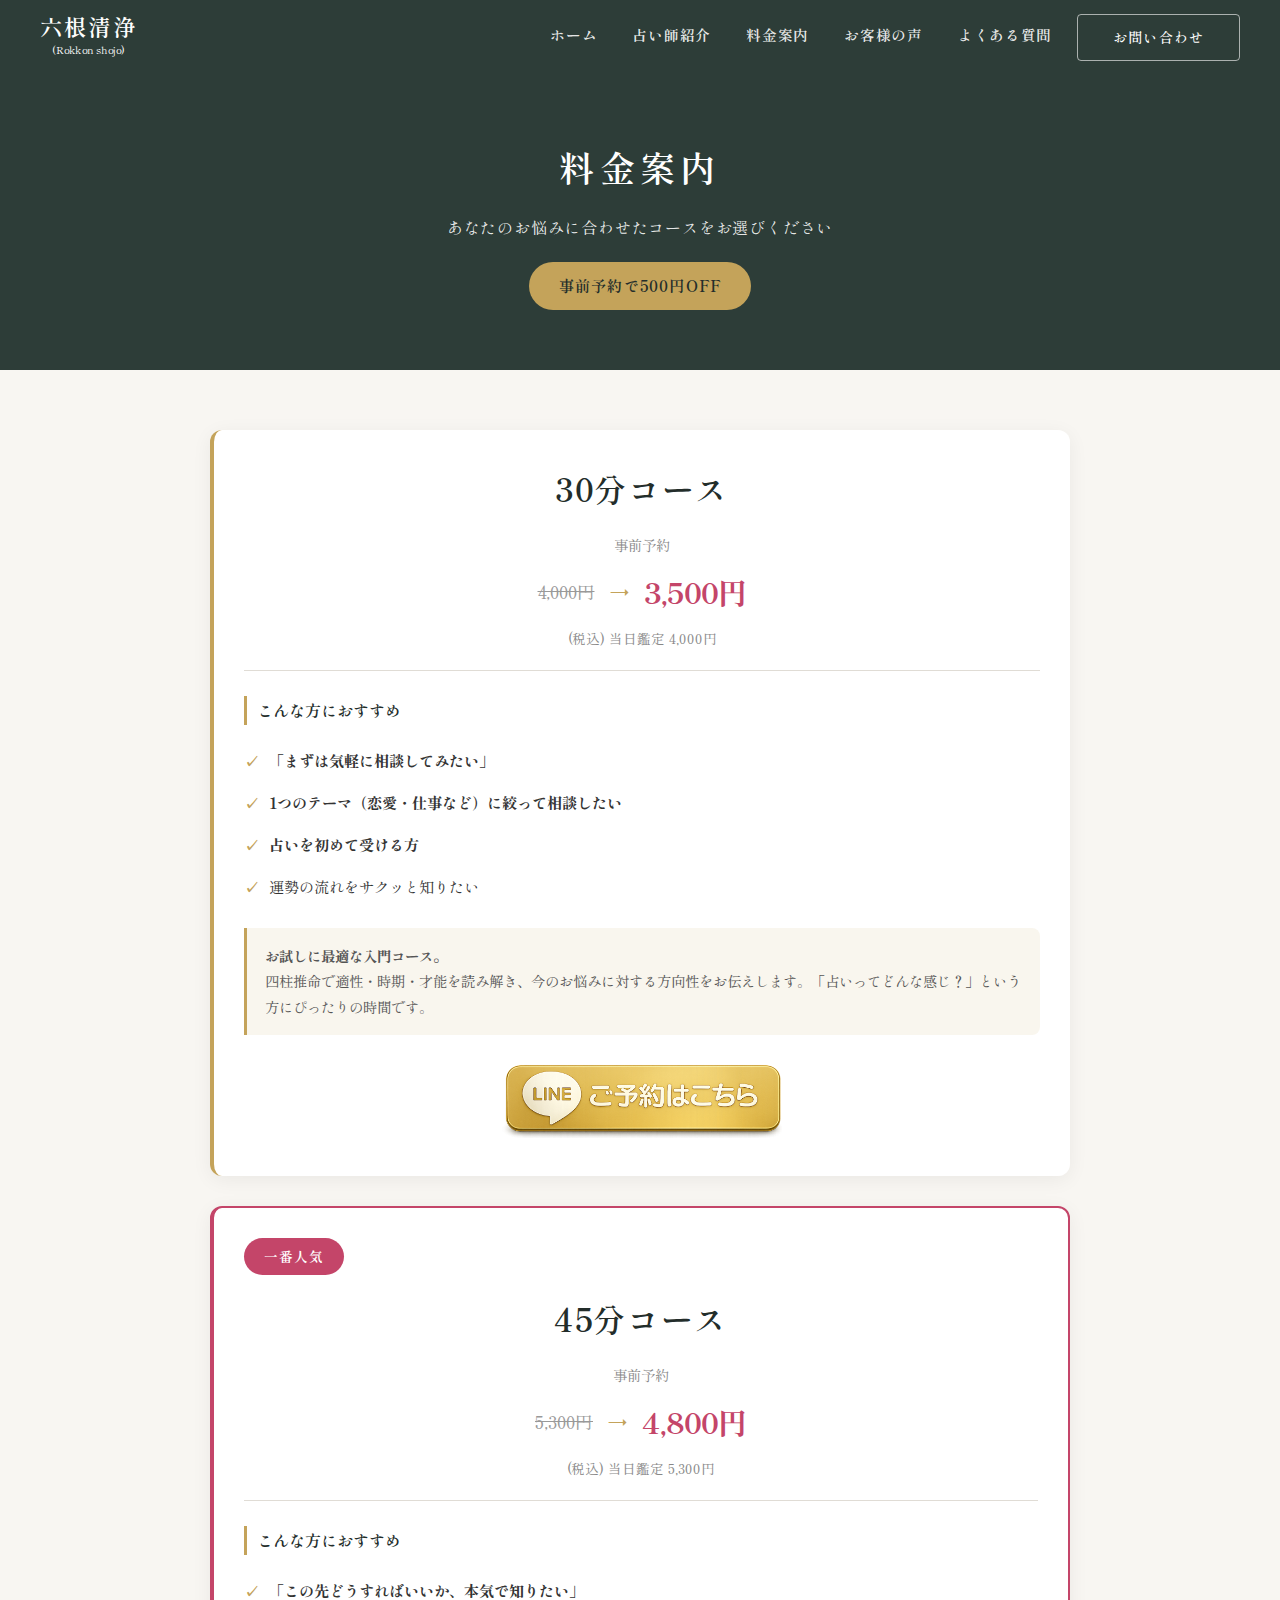
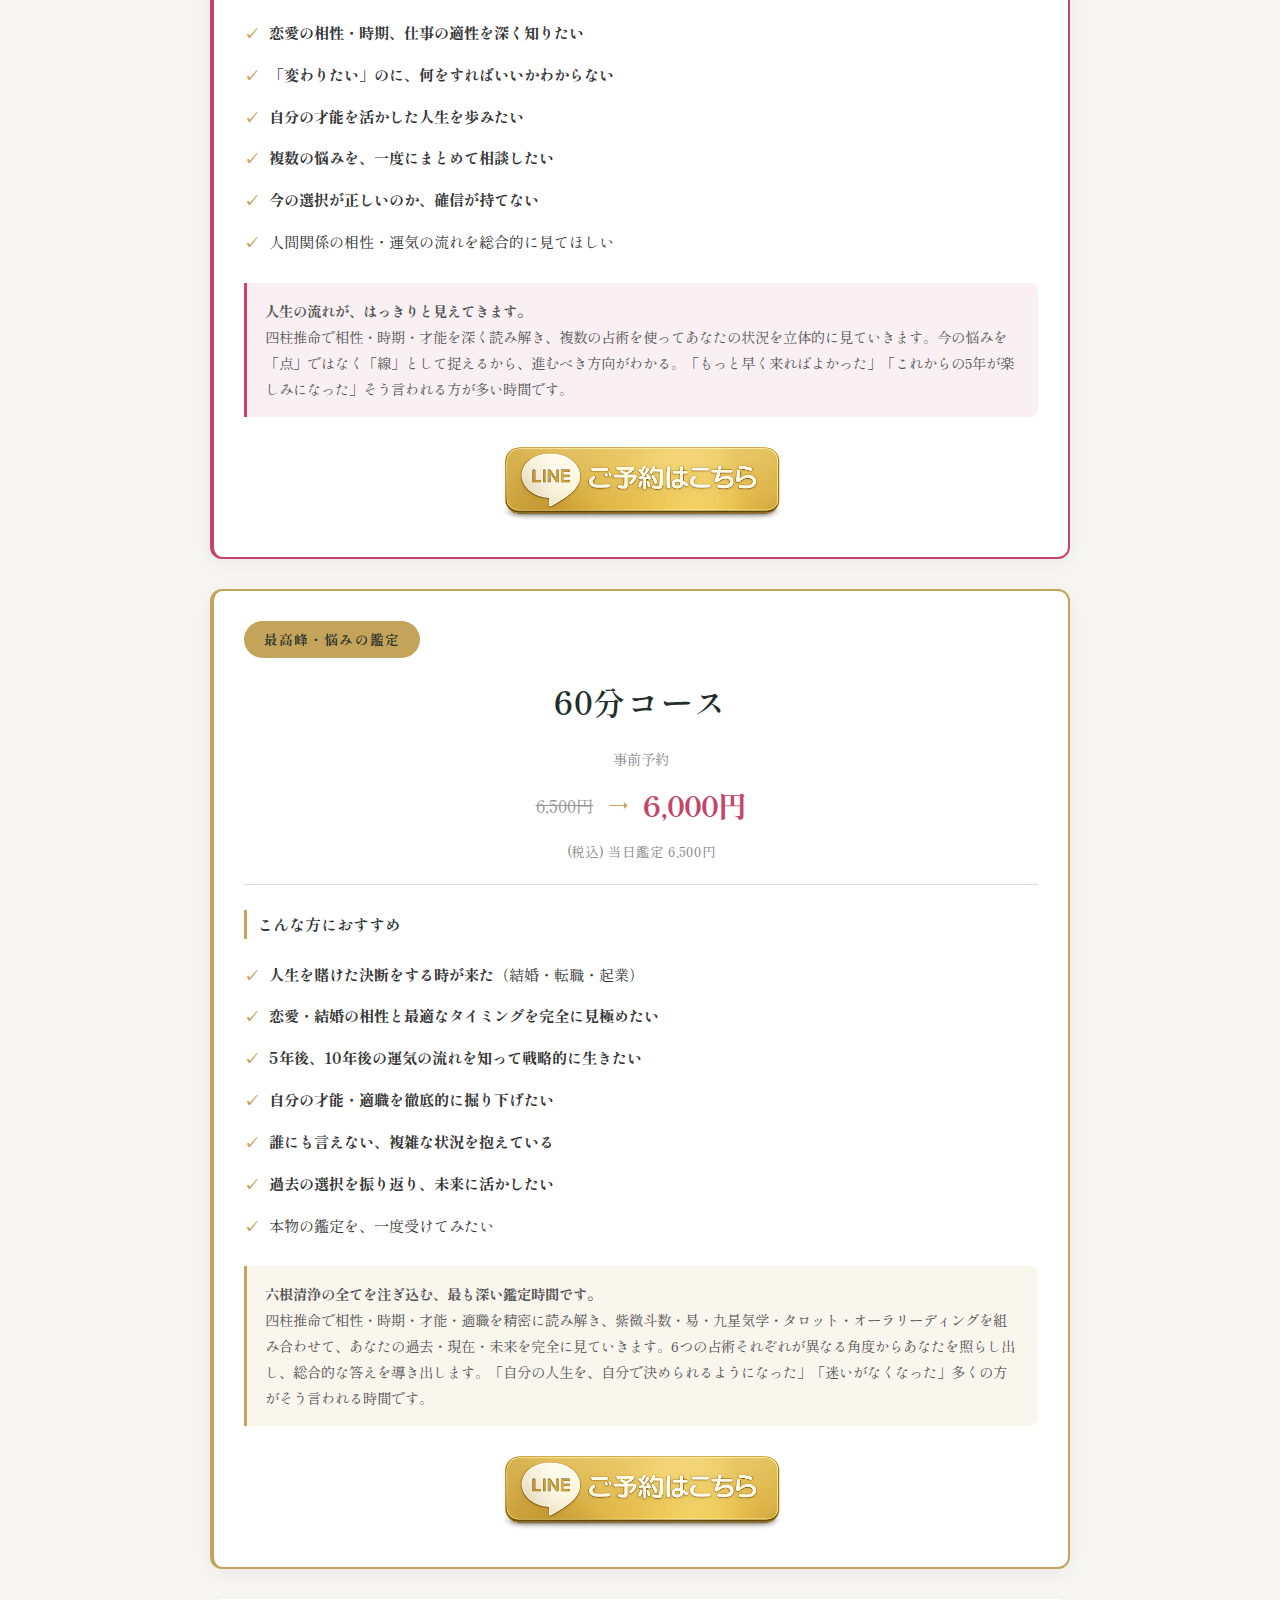
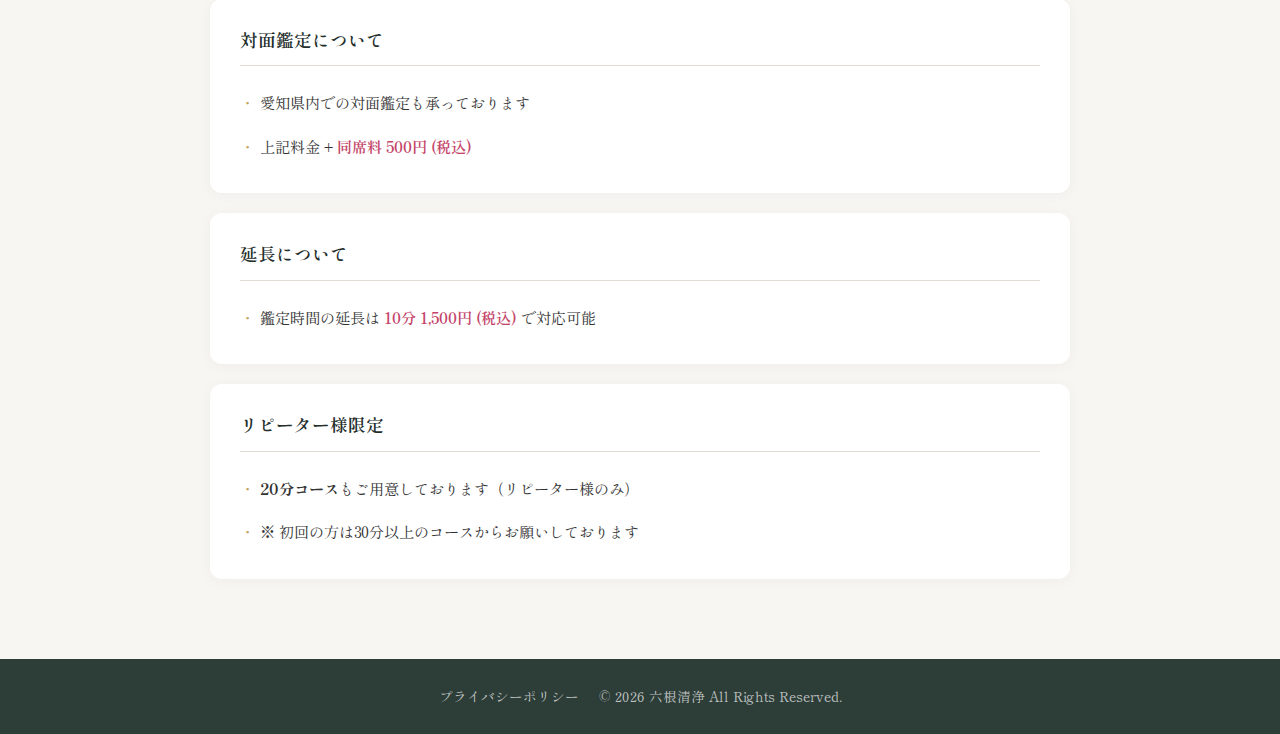
<file: 占いサイト/pricing.html>
<!DOCTYPE html>
<html lang="ja">
<head>
    <meta charset="UTF-8">
    <meta name="viewport" content="width=device-width, initial-scale=1.0">
    <title>料金案内 - 占い処 六根清浄</title>
    <link rel="preconnect" href="https://fonts.googleapis.com">
    <link rel="preconnect" href="https://fonts.gstatic.com" crossorigin>
    <link href="https://fonts.googleapis.com/css2?family=Shippori+Mincho:wght@400;500;600;700&display=swap" rel="stylesheet">
    <style>
        * {
            margin: 0;
            padding: 0;
            box-sizing: border-box;
        }

        html {
            scroll-behavior: smooth;
        }

        body {
            font-family: 'Shippori Mincho', serif;
            color: #333;
            line-height: 1.8;
        }

        a {
            text-decoration: none;
            color: inherit;
        }

        :root {
            --color-primary: #2d3d38;
            --color-primary-dark: #232d2a;
            --color-gold: #c4a35a;
            --color-text-white: #ffffff;
            --color-text-light: rgba(255,255,255,0.9);
            --color-cream: #f8f6f2;
        }

        /* ========== ヘッダー ========== */
        .header {
            position: fixed;
            top: 0;
            left: 0;
            width: 100%;
            background: var(--color-primary);
            z-index: 1000;
            padding: 0 40px;
        }

        .header-inner {
            max-width: 1400px;
            margin: 0 auto;
            display: flex;
            justify-content: space-between;
            align-items: center;
            height: 75px;
        }

        .logo {
            color: var(--color-text-white);
            text-align: center;
        }

        .logo-main {
            font-size: 1.4rem;
            font-weight: 600;
            letter-spacing: 0.1em;
            display: block;
            line-height: 1;
        }

        .logo-sub {
            display: block;
            font-size: 0.65rem;
            color: var(--color-text-white);
            letter-spacing: 0.02em;
            margin-top: 3px;
            font-weight: 400;
        }

        .nav-wrapper {
            display: flex;
            align-items: center;
            gap: 25px;
        }

        .nav {
            display: flex;
            gap: 35px;
            align-items: center;
        }

        .nav a {
            color: var(--color-text-light);
            font-size: 0.92rem;
            letter-spacing: 0.05em;
            transition: all 0.3s;
            font-weight: 600;
            position: relative;
            padding-bottom: 5px;
        }

        .nav a::after {
            content: '';
            position: absolute;
            bottom: 0;
            left: 50%;
            width: 0;
            height: 1px;
            background: var(--color-gold);
            transition: all 0.3s;
            transform: translateX(-50%);
        }

        .nav a:hover::after {
            width: 100%;
        }

        .nav a:hover {
            color: var(--color-gold);
        }

        .contact-btn {
            background: transparent;
            color: var(--color-text-white);
            padding: 10px 35px;
            border-radius: 4px;
            font-size: 0.88rem;
            font-weight: 500;
            letter-spacing: 0.08em;
            transition: all 0.3s;
            border: 1px solid rgba(255,255,255,0.6);
        }

        .contact-btn:hover {
            background: rgba(255,255,255,0.1);
            border-color: var(--color-text-white);
        }

        /* ========== メインコンテンツ ========== */
        .main-content {
            padding-top: 75px;
            background: var(--color-cream);
            min-height: 100vh;
        }

        .page-header {
            background: var(--color-primary);
            padding: 60px 20px;
            text-align: center;
        }

        .page-title {
            font-size: 2.2rem;
            color: var(--color-text-white);
            letter-spacing: 0.15em;
            font-weight: 600;
            margin-bottom: 15px;
        }

        .page-subtitle {
            font-size: 1rem;
            color: var(--color-text-light);
            letter-spacing: 0.05em;
            line-height: 1.8;
        }

        .advance-notice {
            display: inline-block;
            margin-top: 20px;
            padding: 10px 30px;
            background: var(--color-gold);
            color: var(--color-primary-dark);
            border-radius: 25px;
            font-size: 0.95rem;
            font-weight: 600;
            letter-spacing: 0.08em;
        }

        .container {
            max-width: 900px;
            margin: 0 auto;
            padding: 60px 20px;
        }

        /* ========== コースカード ========== */
        .course-card {
            background: rgba(255, 255, 255, 0.95);
            border-radius: 12px;
            padding: 30px;
            margin-bottom: 30px;
            box-shadow: 0 4px 20px rgba(0,0,0,0.06);
            border-left: 4px solid var(--color-gold);
            transition: transform 0.3s, box-shadow 0.3s;
        }

        .course-card:hover {
            transform: translateY(-3px);
            box-shadow: 0 8px 30px rgba(0,0,0,0.1);
        }

        .course-card.popular {
            border: 2px solid var(--color-gold);
            border-left: 4px solid var(--color-gold);
        }

        .course-card.recommended {
            border: 2px solid #c44569;
            border-left: 4px solid #c44569;
        }

        .course-badge {
            display: inline-block;
            padding: 6px 20px;
            border-radius: 20px;
            font-size: 0.85rem;
            font-weight: 600;
            letter-spacing: 0.08em;
            margin-bottom: 15px;
        }

        .course-badge.popular {
            background: var(--color-gold);
            color: var(--color-primary-dark);
        }

        .course-badge.recommended {
            background: #c44569;
            color: #fff;
        }

        .course-header {
            text-align: center;
            padding-bottom: 20px;
            border-bottom: 1px solid #e0dcd5;
            margin-bottom: 25px;
        }

        .course-duration {
            font-size: 2rem;
            font-weight: 600;
            color: var(--color-primary-dark);
            letter-spacing: 0.05em;
            margin-bottom: 15px;
        }

        .price-label {
            font-size: 0.9rem;
            color: #888;
            margin-bottom: 8px;
        }

        .course-prices {
            display: flex;
            align-items: center;
            justify-content: center;
            gap: 15px;
            margin-bottom: 8px;
        }

        .original-price {
            font-size: 1.1rem;
            color: #999;
            text-decoration: line-through;
        }

        .arrow {
            color: var(--color-gold);
            font-size: 1.2rem;
        }

        .discount-price {
            font-size: 1.8rem;
            font-weight: 700;
            color: #c44569;
        }

        .tax-note {
            font-size: 0.85rem;
            color: #888;
        }

        .course-description {
            margin-top: 20px;
        }

        .description-title {
            font-size: 1rem;
            font-weight: 600;
            color: var(--color-primary-dark);
            margin-bottom: 15px;
            padding-left: 10px;
            border-left: 3px solid var(--color-gold);
        }

        .course-examples {
            list-style: none;
            padding: 0;
            margin-bottom: 20px;
        }

        .course-examples li {
            padding: 8px 0;
            padding-left: 25px;
            position: relative;
            font-size: 0.95rem;
            line-height: 1.7;
        }

        .course-examples li::before {
            content: '✓';
            position: absolute;
            left: 0;
            color: var(--color-gold);
            font-weight: bold;
        }

        .course-note {
            background: rgba(196, 163, 90, 0.1);
            border-left: 3px solid var(--color-gold);
            padding: 15px 18px;
            border-radius: 0 8px 8px 0;
            font-size: 0.9rem;
            line-height: 1.8;
            color: #555;
        }

        .course-note.pink {
            background: rgba(196, 69, 105, 0.08);
            border-left-color: #c44569;
        }

        .course-cta {
            text-align: center;
            margin-top: 25px;
        }

        .course-cta img {
            max-width: 280px;
            height: auto;
            transition: transform 0.3s;
        }

        .course-cta img:hover {
            transform: scale(1.03);
        }

        /* ========== 補足情報 ========== */
        .info-section {
            background: rgba(255, 255, 255, 0.95);
            border-radius: 12px;
            padding: 25px 30px;
            margin-bottom: 20px;
            box-shadow: 0 2px 15px rgba(0,0,0,0.04);
        }

        .info-title {
            font-size: 1.1rem;
            font-weight: 600;
            color: var(--color-primary-dark);
            margin-bottom: 15px;
            padding-bottom: 10px;
            border-bottom: 1px solid #e0dcd5;
        }

        .info-list {
            list-style: none;
            padding: 0;
        }

        .info-list li {
            padding: 8px 0;
            font-size: 0.95rem;
            padding-left: 20px;
            position: relative;
        }

        .info-list li::before {
            content: '・';
            position: absolute;
            left: 0;
            color: var(--color-gold);
        }

        .highlight {
            color: #c44569;
            font-weight: 600;
        }

        /* ========== フッター ========== */
        .footer {
            background: var(--color-primary);
            color: rgba(255,255,255,0.7);
            text-align: center;
            padding: 25px 20px;
            height: 75px;
            display: flex;
            align-items: center;
            justify-content: center;
        }

        .footer-content {
            font-size: 0.85rem;
        }

        .footer-content a {
            color: rgba(255,255,255,0.7);
            margin-right: 20px;
            transition: color 0.3s;
        }

        .footer-content a:hover {
            color: var(--color-gold);
        }

        /* ========== レスポンシブ ========== */
        @media (max-width: 1100px) {
            .header {
                padding: 0 20px;
            }
            .nav {
                gap: 20px;
            }
            .nav a {
                font-size: 0.8rem;
            }
            .contact-btn {
                padding: 10px 18px;
                font-size: 0.8rem;
            }
        }

        @media (max-width: 900px) {
            .header-inner {
                height: 60px;
            }
            .logo-main {
                font-size: 1.1rem;
            }
            .nav {
                gap: 15px;
            }
            .nav a {
                font-size: 0.75rem;
            }
            .contact-btn {
                padding: 8px 14px;
                font-size: 0.75rem;
            }
            .main-content {
                padding-top: 60px;
            }
            .page-header {
                padding: 40px 20px;
            }
            .page-title {
                font-size: 1.6rem;
            }
            .container {
                padding: 40px 15px;
            }
            .course-card {
                padding: 25px 20px;
            }
            .course-duration {
                font-size: 1.6rem;
            }
            .discount-price {
                font-size: 1.5rem;
            }
            .footer {
                height: auto;
                padding: 20px;
            }
            .footer-content {
                font-size: 0.75rem;
            }
        }

        @media (max-width: 768px) {
            .nav-wrapper {
                display: none;
                position: fixed;
                top: 60px;
                left: 0;
                width: 100%;
                background: var(--color-primary);
                flex-direction: column;
                padding: 20px;
                gap: 0;
                z-index: 999;
            }
            .nav-wrapper.active {
                display: flex;
            }
            .nav {
                flex-direction: column;
                gap: 0;
                width: 100%;
            }
            .nav a {
                padding: 15px 0;
                font-size: 1rem;
                border-bottom: 1px solid rgba(255,255,255,0.1);
                width: 100%;
                text-align: center;
            }
            .nav a::after {
                display: none;
            }
            .contact-btn {
                margin-top: 15px;
                padding: 12px 30px;
                font-size: 1rem;
                text-align: center;
            }
            .menu-toggle {
                display: flex !important;
            }
            .page-header {
                padding: 35px 15px;
            }
            .page-title {
                font-size: 1.4rem;
            }
            .advance-notice {
                font-size: 0.85rem;
                padding: 8px 20px;
            }
            .container {
                padding: 30px 15px;
            }
            .course-card {
                padding: 20px 15px;
                margin-bottom: 25px;
            }
            .course-duration {
                font-size: 1.4rem;
            }
            .course-prices {
                flex-wrap: wrap;
                gap: 10px;
            }
            .original-price {
                font-size: 1rem;
            }
            .discount-price {
                font-size: 1.4rem;
            }
            .course-examples li {
                font-size: 0.9rem;
            }
            .course-note {
                font-size: 0.85rem;
                padding: 12px 15px;
            }
            .course-cta img {
                max-width: 220px;
            }
            .info-section {
                padding: 20px 15px;
            }
            .info-title {
                font-size: 1rem;
            }
            .info-list li {
                font-size: 0.9rem;
            }
        }

        /* ハンバーガーメニュー */
        .menu-toggle {
            display: none;
            flex-direction: column;
            justify-content: center;
            gap: 5px;
            width: 28px;
            height: 28px;
            cursor: pointer;
        }
        .menu-toggle span {
            display: block;
            width: 100%;
            height: 2px;
            background: #fff;
            transition: 0.3s;
        }
    </style>
</head>
<body>

    <!-- ヘッダー -->
    <header class="header">
        <div class="header-inner">
            <a href="index.html" class="logo">
                <span class="logo-main">六根清浄</span>
                <span class="logo-sub">(Rokkon shojo)</span>
            </a>
            <div class="nav-wrapper">
                <nav class="nav">
                    <a href="index.html">ホーム</a>
                    <a href="about.html">占い師紹介</a>
                    <a href="pricing.html">料金案内</a>
                    <a href="testimonials.html">お客様の声</a>
                    <a href="faq.html">よくある質問</a>
                </nav>
                <a href="https://lin.ee/SvZ69l0" class="contact-btn">お問い合わせ</a>
            </div>
            <div class="menu-toggle" onclick="toggleMenu()">
                <span></span>
                <span></span>
                <span></span>
            </div>
        </div>
    </header>

    <!-- メインコンテンツ -->
    <main class="main-content">
        <div class="page-header">
            <h1 class="page-title">料金案内</h1>
            <p class="page-subtitle">あなたのお悩みに合わせたコースをお選びください</p>
            <div class="advance-notice">事前予約で500円OFF</div>
        </div>

        <div class="container">

            <!-- 30分コース -->
            <div class="course-card">
                <div class="course-header">
                    <div class="course-duration">30分コース</div>
                    <div class="price-label">事前予約</div>
                    <div class="course-prices">
                        <span class="original-price">4,000円</span>
                        <span class="arrow">→</span>
                        <span class="discount-price">3,500円</span>
                    </div>
                    <div class="tax-note">(税込) 当日鑑定 4,000円</div>
                </div>

                <div class="course-description">
                    <div class="description-title">こんな方におすすめ</div>
                    <ul class="course-examples">
                        <li><strong>「まずは気軽に相談してみたい」</strong></li>
                        <li><strong>1つのテーマ（恋愛・仕事など）に絞って相談したい</strong></li>
                        <li><strong>占いを初めて受ける方</strong></li>
                        <li>運勢の流れをサクッと知りたい</li>
                    </ul>
                    <div class="course-note">
                        <strong>お試しに最適な入門コース。</strong><br>
                        四柱推命で適性・時期・才能を読み解き、今のお悩みに対する方向性をお伝えします。「占いってどんな感じ？」という方にぴったりの時間です。
                    </div>
                </div>

                <div class="course-cta">
                    <a href="https://lin.ee/SvZ69l0">
                        <img src="images/botan.png" alt="LINEでご予約はこちら">
                    </a>
                </div>
            </div>

            <!-- 45分コース -->
            <div class="course-card recommended">
                <span class="course-badge recommended">一番人気</span>
                <div class="course-header">
                    <div class="course-duration">45分コース</div>
                    <div class="price-label">事前予約</div>
                    <div class="course-prices">
                        <span class="original-price">5,300円</span>
                        <span class="arrow">→</span>
                        <span class="discount-price">4,800円</span>
                    </div>
                    <div class="tax-note">(税込) 当日鑑定 5,300円</div>
                </div>

                <div class="course-description">
                    <div class="description-title">こんな方におすすめ</div>
                    <ul class="course-examples">
                        <li><strong>「この先どうすればいいか、本気で知りたい」</strong></li>
                        <li><strong>恋愛の相性・時期、仕事の適性を深く知りたい</strong></li>
                        <li><strong>「変わりたい」のに、何をすればいいかわからない</strong></li>
                        <li><strong>自分の才能を活かした人生を歩みたい</strong></li>
                        <li><strong>複数の悩みを、一度にまとめて相談したい</strong></li>
                        <li><strong>今の選択が正しいのか、確信が持てない</strong></li>
                        <li>人間関係の相性・運気の流れを総合的に見てほしい</li>
                    </ul>
                    <div class="course-note pink">
                        <strong>人生の流れが、はっきりと見えてきます。</strong><br>
                        四柱推命で相性・時期・才能を深く読み解き、複数の占術を使ってあなたの状況を立体的に見ていきます。今の悩みを「点」ではなく「線」として捉えるから、進むべき方向がわかる。「もっと早く来ればよかった」「これからの5年が楽しみになった」そう言われる方が多い時間です。
                    </div>
                </div>

                <div class="course-cta">
                    <a href="https://lin.ee/SvZ69l0">
                        <img src="images/botan.png" alt="LINEでご予約はこちら">
                    </a>
                </div>
            </div>

            <!-- 60分コース -->
            <div class="course-card popular">
                <span class="course-badge popular">最高峰・悩みの鑑定</span>
                <div class="course-header">
                    <div class="course-duration">60分コース</div>
                    <div class="price-label">事前予約</div>
                    <div class="course-prices">
                        <span class="original-price">6,500円</span>
                        <span class="arrow">→</span>
                        <span class="discount-price">6,000円</span>
                    </div>
                    <div class="tax-note">(税込) 当日鑑定 6,500円</div>
                </div>

                <div class="course-description">
                    <div class="description-title">こんな方におすすめ</div>
                    <ul class="course-examples">
                        <li><strong>人生を賭けた決断をする時が来た</strong>（結婚・転職・起業）</li>
                        <li><strong>恋愛・結婚の相性と最適なタイミングを完全に見極めたい</strong></li>
                        <li><strong>5年後、10年後の運気の流れを知って戦略的に生きたい</strong></li>
                        <li><strong>自分の才能・適職を徹底的に掘り下げたい</strong></li>
                        <li><strong>誰にも言えない、複雑な状況を抱えている</strong></li>
                        <li><strong>過去の選択を振り返り、未来に活かしたい</strong></li>
                        <li>本物の鑑定を、一度受けてみたい</li>
                    </ul>
                    <div class="course-note">
                        <strong>六根清浄の全てを注ぎ込む、最も深い鑑定時間です。</strong><br>
                        四柱推命で相性・時期・才能・適職を精密に読み解き、紫微斗数・易・九星気学・タロット・オーラリーディングを組み合わせて、あなたの過去・現在・未来を完全に見ていきます。6つの占術それぞれが異なる角度からあなたを照らし出し、総合的な答えを導き出します。「自分の人生を、自分で決められるようになった」「迷いがなくなった」多くの方がそう言われる時間です。
                    </div>
                </div>

                <div class="course-cta">
                    <a href="https://lin.ee/SvZ69l0">
                        <img src="images/botan.png" alt="LINEでご予約はこちら">
                    </a>
                </div>
            </div>

            <!-- 対面鑑定について -->
            <div class="info-section">
                <h3 class="info-title">対面鑑定について</h3>
                <ul class="info-list">
                    <li>愛知県内での対面鑑定も承っております</li>
                    <li>上記料金 + <span class="highlight">同席料 500円 (税込)</span></li>
                </ul>
            </div>

            <!-- 延長について -->
            <div class="info-section">
                <h3 class="info-title">延長について</h3>
                <ul class="info-list">
                    <li>鑑定時間の延長は <span class="highlight">10分 1,500円 (税込)</span> で対応可能</li>
                </ul>
            </div>

            <!-- リピーター様限定 -->
            <div class="info-section">
                <h3 class="info-title">リピーター様限定</h3>
                <ul class="info-list">
                    <li><strong>20分コース</strong>もご用意しております（リピーター様のみ）</li>
                    <li>※ 初回の方は30分以上のコースからお願いしております</li>
                </ul>
            </div>

        </div>
    </main>

    <!-- フッター -->
    <footer class="footer">
        <div class="footer-content">
            <a href="#">プライバシーポリシー</a>© 2026 六根清浄 All Rights Reserved.
        </div>
    </footer>

    <script>
        function toggleMenu() {
            document.querySelector('.nav-wrapper').classList.toggle('active');
        }
    </script>

</body>
</html>
</file>
<file: css/style.css>
* {
    margin: 0;
    padding: 0;
    box-sizing: border-box;
}

html {
    scroll-behavior: smooth;
}

body {
    font-family: 'Shippori Mincho', serif;
    color: #333;
    line-height: 1.8;
}

a {
    text-decoration: none;
    color: inherit;
}

:root {
    --color-primary: #2d3d38;
    --color-primary-dark: #232d2a;
    --color-gold: #c4a35a;
    --color-text-white: #ffffff;
    --color-text-light: rgba(255, 255, 255, 0.9);
    --color-cream: #f8f6f2;
}

/* ========== 共通ヘッダー ========== */
.header {
    position: fixed;
    top: 0;
    left: 0;
    width: 100%;
    background: var(--color-primary);
    z-index: 1000;
    padding: 0 40px;
}

.header-inner {
    max-width: 1400px;
    margin: 0 auto;
    display: flex;
    justify-content: space-between;
    align-items: center;
    height: 75px;
}

.logo {
    color: var(--color-text-white);
    text-align: center;
}

.logo-main {
    font-size: 1.4rem;
    font-weight: 600;
    letter-spacing: 0.1em;
    display: block;
    line-height: 1;
}

.logo-sub {
    display: block;
    font-size: 0.65rem;
    color: var(--color-text-white);
    letter-spacing: 0.02em;
    margin-top: 3px;
    font-weight: 400;
}

.nav-wrapper {
    display: flex;
    align-items: center;
    gap: 20px;
}

.nav {
    display: flex;
    gap: 35px;
    align-items: center;
}

.nav a {
    color: var(--color-text-light);
    font-size: 0.92rem;
    letter-spacing: 0.05em;
    transition: all 0.3s;
    font-weight: 600;
    position: relative;
    padding-bottom: 5px;
}

.nav a::after {
    content: '';
    position: absolute;
    bottom: 0;
    left: 50%;
    width: 0;
    height: 1px;
    background: var(--color-gold);
    transition: all 0.3s;
    transform: translateX(-50%);
}

.nav a:hover::after {
    width: 100%;
}

.nav a:hover {
    color: var(--color-gold);
}

.contact-btn {
    background: transparent;
    color: var(--color-text-white);
    padding: 10px 28px;
    border-radius: 4px;
    font-size: 0.88rem;
    font-weight: 500;
    letter-spacing: 0.08em;
    transition: all 0.3s;
    border: 1px solid rgba(255, 255, 255, 0.6);
}

.contact-btn:hover {
    background: rgba(255, 255, 255, 0.1);
    border-color: var(--color-text-white);
}

/* ハンバーガーメニュー */
.menu-toggle {
    display: none;
    flex-direction: column;
    justify-content: center;
    gap: 6px;
    width: 40px;
    height: 40px;
    cursor: pointer;
    padding: 8px;
}

.menu-toggle span {
    display: block;
    width: 100%;
    height: 3px;
    background: #fff;
    transition: 0.3s;
    border-radius: 2px;
}

/* ========== ヒーロー（コンパクト版） ========== */
.hero {
    position: relative;
    height: 100vh;
    min-height: 650px;
    display: flex;
    align-items: center;
    justify-content: center;
    text-align: center;
    color: #fff;
    overflow: hidden;
    padding-top: 75px;
    padding-bottom: 0;
}

.hero-bg {
    position: absolute;
    inset: 0;
    z-index: -2;
}

.hero-bg img {
    width: 100%;
    height: 100%;
    object-fit: cover;
    object-position: center center;
}

.hero-overlay {
    position: absolute;
    inset: 0;
    background: rgba(0, 0, 0, 0.55);
    z-index: -1;
}

.hero-content {
    padding: 40px 20px;
    display: flex;
    flex-direction: column;
    align-items: center;
    gap: 0;
    max-width: 900px;
    margin: 0 auto;
}

.hero-title {
    font-size: 5.5rem;
    font-weight: 600;
    letter-spacing: 0.08em;
    margin-bottom: 50px;
    margin-top: 20px;
    color: var(--color-text-white);
    text-shadow: 3px 3px 30px rgba(0, 0, 0, 0.7);
}

/* ★★★ 信頼性バッジ ★★★ */
.trust-badge {
    display: inline-block;
    background: rgba(196, 163, 90, 0.15);
    border: 1px solid var(--color-gold);
    color: var(--color-gold);
    padding: 0.7rem 2rem;
    border-radius: 50px;
    font-size: 1.1rem;
    font-weight: 500;
    letter-spacing: 0.08em;
    margin-bottom: 2rem;
    backdrop-filter: blur(5px);
}

.hero-subtitle {
    font-size: 1.65rem;
    font-weight: 400;
    letter-spacing: 0.05em;
    margin-bottom: 3rem;
    line-height: 2.2;
    color: var(--color-text-light);
}

.hero-btn {
    display: inline-block;
    transition: transform 0.3s;
}

.hero-btn:hover {
    transform: scale(1.05);
}

.hero-btn img {
    max-width: 480px;
    height: auto;
}

/* ★★★ アニメーション（バッジ用） ★★★ */
.hero-reveal-badge {
    transition: opacity 0.7s ease 0.2s, transform 0.7s ease 0.2s;
}

/* ========== 予約状況セクション（和モダンデザイン） ========== */
.availability-section {
    background: linear-gradient(180deg,
            #f8f6f2 0%,
            #f0ede7 100%);
    padding: 60px 20px;
    position: relative;
    text-align: center;
    border-top: 3px solid var(--color-gold);
    border-bottom: 1px solid rgba(196, 163, 90, 0.2);
}

/* 背景に和の模様を追加 */
.availability-section::before {
    content: '';
    position: absolute;
    top: 0;
    left: 0;
    right: 0;
    bottom: 0;
    background-image:
        repeating-linear-gradient(45deg,
            transparent,
            transparent 10px,
            rgba(196, 163, 90, 0.02) 10px,
            rgba(196, 163, 90, 0.02) 11px);
    pointer-events: none;
    z-index: 0;
}

.availability-inline {
    margin: 0 auto 40px;
    position: relative;
    z-index: 1;
    max-width: 600px;
    padding: 2rem 2.5rem;
    background: rgba(255, 255, 255, 0.8);
    backdrop-filter: blur(10px);
    border-radius: 16px;
    border: 2px solid var(--color-gold);
    box-shadow:
        0 8px 32px rgba(45, 61, 56, 0.12),
        0 2px 8px rgba(196, 163, 90, 0.15),
        inset 0 1px 0 rgba(255, 255, 255, 0.8);
}

/* ヘッダー部分 */
.availability-header {
    margin-bottom: 1.5rem;
    padding-bottom: 1rem;
    border-bottom: 1px solid rgba(196, 163, 90, 0.3);
}

.availability-label {
    font-size: 1.1rem;
    color: var(--color-primary);
    opacity: 1;
    letter-spacing: 0.1em;
    font-weight: 700;
}

.availability-date {
    font-size: 0.9rem;
    color: var(--color-gold);
    margin-left: 0.8rem;
    letter-spacing: 0.05em;
    font-weight: 600;
}

/* 各部の表示 */
.availability-parts {
    display: flex;
    gap: 1rem;
    align-items: stretch;
    justify-content: center;
    margin-bottom: 1.5rem;
    flex-wrap: wrap;
}

.part-status-item {
    display: flex;
    flex-direction: column;
    align-items: center;
    gap: 0.5rem;
    min-width: 100px;
    flex: 1;
    padding: 0.8rem 0.5rem;
    background: linear-gradient(135deg,
            rgba(255, 255, 255, 0.9) 0%,
            rgba(248, 246, 242, 0.95) 100%);
    border-radius: 12px;
    border: 1px solid rgba(196, 163, 90, 0.25);
}

.part-name {
    font-size: 0.9rem;
    color: var(--color-primary);
    opacity: 0.95;
    letter-spacing: 0.05em;
    font-weight: 700;
}

.part-time {
    font-size: 0.7rem;
    color: #666;
    opacity: 0.9;
    letter-spacing: 0.02em;
    white-space: nowrap;
}

.part-badge {
    font-size: 0.85rem;
    font-weight: 700;
    padding: 0.45rem 1rem;
    border-radius: 8px;
    letter-spacing: 0.05em;
    white-space: nowrap;
    transition: all 0.3s ease;
    min-width: 70px;
}

/* 受付中（グリーン系） */
.part-badge.available {
    background: linear-gradient(135deg, #4a7c59, #5a9c6c);
    color: #fff;
    border: 2px solid #6db87f;
    box-shadow:
        0 4px 12px rgba(74, 124, 89, 0.3),
        0 0 20px rgba(93, 156, 108, 0.2);
}

/* わずか（オレンジ系） */
.part-badge.limited {
    background: linear-gradient(135deg, #d97634, #ff8c42);
    color: #fff;
    border: 2px solid #ffaa5a;
    box-shadow:
        0 4px 12px rgba(217, 118, 52, 0.3),
        0 0 20px rgba(255, 140, 66, 0.2);
    animation: pulse-warning 2s ease-in-out infinite;
}

@keyframes pulse-warning {

    0%,
    100% {
        box-shadow:
            0 4px 12px rgba(217, 118, 52, 0.3),
            0 0 20px rgba(255, 140, 66, 0.2);
        transform: scale(1);
    }

    50% {
        box-shadow:
            0 4px 16px rgba(217, 118, 52, 0.4),
            0 0 24px rgba(255, 140, 66, 0.3);
        transform: scale(1.03);
    }
}

/* 終了（グレー系） */
.part-badge.full {
    background: linear-gradient(135deg, #888, #999);
    color: #fff;
    border: 2px solid #aaa;
    opacity: 0.7;
}

/* 準備中（ネイビー系） */
.part-badge.preparing {
    background: linear-gradient(135deg, #2c5282, #2b6cb0);
    color: #fff;
    border: 2px solid #4299e1;
    opacity: 0.85;
}

/* 注釈 */
.availability-note {
    font-size: 0.8rem;
    color: #666;
    opacity: 0.9;
    letter-spacing: 0.05em;
    text-align: center;
    margin-top: 1rem;
    line-height: 1.8;
}

/* 全終了メッセージ */
.all-full-message {
    display: none;
    font-size: 0.95rem;
    color: var(--color-primary);
    opacity: 1;
    letter-spacing: 0.1em;
    margin-top: 1rem;
    padding: 1.2rem;
    border-top: 1px solid rgba(196, 163, 90, 0.3);
    font-weight: 600;
}

.all-full-message.show {
    display: block;
}

/* ★★★ LINEボタンのラッパー ★★★ */
.line-button-wrapper {
    margin-top: 40px;
    position: relative;
    z-index: 1;
}

.line-button-wrapper .hero-btn {
    display: inline-block;
    filter: drop-shadow(0 4px 12px rgba(45, 61, 56, 0.2));
}

.line-button-wrapper .hero-btn:hover {
    transform: translateY(-2px);
    filter: drop-shadow(0 8px 16px rgba(45, 61, 56, 0.25));
}

/* ========== 六根清浄とは ========== */
.about-section {
    position: relative;
    padding: 60px 20px;
    text-align: center;
    color: #fff;
    overflow: hidden;
}

.about-bg {
    position: absolute;
    inset: 0;
    z-index: -2;
}

.about-bg img {
    width: 100%;
    height: 100%;
    object-fit: cover;
}

.about-overlay {
    position: absolute;
    inset: 0;
    background: rgba(0, 0, 0, 0.75);
    z-index: -1;
}

.about-content {
    max-width: 800px;
    margin: 0 auto;
    position: relative;
}

.about-logo {
    position: absolute;
    top: 50%;
    left: 50%;
    transform: translate(-50%, -50%);
    width: 900px;
    height: auto;
    opacity: 0.08;
    z-index: 1;
    pointer-events: none;
}

.about-title-wrap {
    margin-bottom: 30px;
    position: relative;
    z-index: 2;
}

.about-title {
    font-size: 4rem;
    font-weight: 600;
    letter-spacing: 0.12em;
    color: var(--color-text-white);
    white-space: nowrap;
}

.about-title ruby {
    ruby-position: over;
}

.about-title ruby rt {
    font-size: 1rem;
    font-weight: 400;
    letter-spacing: 0;
    line-height: 2.5;
}

.about-divider {
    width: 80px;
    height: 1px;
    background: var(--color-text-white);
    margin: 0 auto 30px;
    opacity: 0.5;
    position: relative;
    z-index: 2;
}

.about-text {
    font-size: 1.15rem;
    line-height: 1.9;
    margin-bottom: 20px;
    color: var(--color-text-white);
    position: relative;
    z-index: 2;
}

.about-text .highlight {
    font-weight: 600;
}

.about-text .methods {
    color: var(--color-gold);
    font-weight: 500;
    letter-spacing: 0.05em;
}

.about-bottom-line {
    width: 60px;
    height: 1px;
    background: var(--color-text-white);
    margin: 30px auto 0;
    opacity: 0.5;
    position: relative;
    z-index: 2;
}

/* ========== ご予約の流れ ========== */
.flow-section {
    background: var(--color-cream);
    padding: 80px 20px;
}

.flow-inner {
    max-width: 900px;
    margin: 0 auto;
}

.section-title {
    text-align: center;
    font-size: 2rem;
    font-weight: 600;
    color: var(--color-primary-dark);
    margin-bottom: 50px;
    letter-spacing: 0.1em;
}

.section-subtitle {
    text-align: center;
    font-size: 0.95rem;
    color: #666;
    margin-bottom: 40px;
    line-height: 1.8;
}

.flow-steps {
    display: flex;
    flex-direction: column;
}

.flow-step {
    display: flex;
    align-items: flex-start;
    gap: 30px;
    position: relative;
    padding-bottom: 40px;
}

.flow-step:last-child {
    padding-bottom: 0;
}

.flow-line {
    position: absolute;
    left: 27px;
    top: 56px;
    width: 2px;
    background: var(--color-gold);
    opacity: 0.4;
    height: calc(100% - 56px);
}

.flow-step:last-child .flow-line {
    display: none;
}

.flow-number {
    width: 56px;
    height: 56px;
    background: var(--color-primary);
    color: var(--color-gold);
    border-radius: 50%;
    display: flex;
    align-items: center;
    justify-content: center;
    font-size: 1.3rem;
    font-weight: 700;
    flex-shrink: 0;
    border: 2px solid var(--color-gold);
}

.flow-content {
    flex: 1;
    background: #fff;
    border-radius: 12px;
    padding: 25px 30px;
    box-shadow: 0 4px 20px rgba(0, 0, 0, 0.06);
}

.flow-title {
    font-size: 1.2rem;
    font-weight: 600;
    color: var(--color-primary-dark);
    margin-bottom: 10px;
}

.flow-desc {
    font-size: 0.95rem;
    color: #666;
    line-height: 1.9;
}

.flow-note {
    font-size: 0.85rem;
    color: var(--color-primary);
    margin-top: 8px;
    padding: 8px 12px;
    background: rgba(61, 79, 72, 0.08);
    border-radius: 6px;
    display: inline-block;
}

/* ★★★ 画像表示エリア（改善版・サイズ調整） ★★★ */
.flow-screenshot {
    margin-top: 20px;
}

.flow-screenshot img {
    display: block;
    max-width: 160px;
    height: auto;
    margin: 0;
}

/* STEP3と4の画像を少し大きく */
.flow-screenshot.larger img {
    max-width: 280px;
}

/* ========== ページ導線（5カラム対応） ========== */
.page-links {
    background: var(--color-cream);
    padding: 60px 20px;
    border-top: 1px solid rgba(0, 0, 0, 0.05);
}

.page-links-inner {
    max-width: 1100px;
    margin: 0 auto;
    display: grid;
    grid-template-columns: repeat(5, 1fr);
    gap: 12px;
}

.page-link-card {
    background: #fff;
    padding: 18px 10px;
    border-radius: 10px;
    text-align: center;
    box-shadow: 0 4px 15px rgba(0, 0, 0, 0.06);
    transition: all 0.3s;
    display: block;
    border: 2px solid transparent;
    position: relative;
}

.page-link-card::after {
    content: '→';
    position: absolute;
    right: 8px;
    top: 50%;
    transform: translateY(-50%);
    color: var(--color-gold);
    font-size: 0.85rem;
    opacity: 0;
    transition: all 0.3s;
}

.page-link-card:hover {
    transform: translateY(-4px);
    box-shadow: 0 8px 25px rgba(0, 0, 0, 0.1);
    border-color: var(--color-gold);
}

.page-link-card:hover::after {
    opacity: 1;
    right: 5px;
}

.page-link-title {
    display: block;
    font-size: 0.85rem;
    font-weight: 600;
    color: var(--color-primary);
    margin-bottom: 4px;
}

.page-link-desc {
    display: block;
    font-size: 0.68rem;
    color: #888;
}

/* ========== 共通フッター ========== */
.footer {
    background: var(--color-primary);
    color: rgba(255, 255, 255, 0.7);
    text-align: center;
    padding: 25px 20px;
    height: 75px;
    display: flex;
    align-items: center;
    justify-content: center;
}

.footer-content {
    font-size: 0.85rem;
}

.footer-content a {
    color: rgba(255, 255, 255, 0.7);
    margin-right: 20px;
    transition: color 0.3s;
}

.footer-content a:hover {
    color: var(--color-gold);
}

/* ========== レスポンシブ ========== */
@media (max-width: 1100px) {
    .header {
        padding: 0 20px;
    }

    .nav {
        gap: 20px;
    }

    .nav a {
        font-size: 0.8rem;
    }

    .contact-btn {
        padding: 10px 18px;
        font-size: 0.8rem;
    }

    .hero {
        min-height: 600px;
    }

    .hero-title {
        font-size: 3.8rem;
        margin-bottom: 40px;
    }

    .hero-subtitle {
        font-size: 1.25rem;
        margin-bottom: 2.5rem;
    }

    .trust-badge {
        font-size: 0.8rem;
        padding: 0.45rem 1.3rem;
    }

    .about-title {
        font-size: 3rem;
    }
}

@media (max-width: 900px) {
    .header-inner {
        height: 60px;
    }

    .logo-main {
        font-size: 1.1rem;
    }

    .nav {
        gap: 15px;
    }

    .nav a {
        font-size: 0.75rem;
    }

    .contact-btn {
        padding: 8px 14px;
        font-size: 0.75rem;
    }

    .hero {
        min-height: 550px;
        padding-top: 60px;
    }

    .hero-content {
        padding: 30px 20px;
    }

    .hero-title {
        font-size: 2.2rem;
        margin-bottom: 30px;
        margin-top: 10px;
    }

    .hero-subtitle {
        font-size: 1.1rem;
        margin-bottom: 2rem;
    }

    .trust-badge {
        font-size: 0.75rem;
        padding: 0.4rem 1.2rem;
        margin-bottom: 1.5rem;
    }

    .hero-btn img {
        max-width: 350px;
    }

    .availability-section {
        padding: 40px 20px;
    }

    .about-section {
        padding: 50px 20px;
    }

    .about-title {
        font-size: 1.8rem;
    }

    .about-title ruby rt {
        font-size: 0.7rem;
    }

    .about-text {
        font-size: 0.95rem;
    }

    .flow-section {
        padding: 60px 20px;
    }

    .section-title {
        font-size: 1.8rem;
    }

    .flow-step {
        gap: 20px;
    }

    .flow-number {
        width: 46px;
        height: 46px;
        font-size: 1.1rem;
    }

    .flow-line {
        left: 22px;
        top: 48px;
    }

    .flow-content {
        padding: 20px;
    }

    .flow-title {
        font-size: 1.05rem;
    }

    .flow-desc {
        font-size: 0.9rem;
    }

    .flow-screenshot img {
        max-width: 170px;
    }

    .footer {
        height: auto;
        padding: 20px;
    }

    .footer-content {
        font-size: 0.75rem;
    }

    .page-links-inner {
        grid-template-columns: repeat(3, 1fr);
        gap: 10px;
    }

    .page-link-card {
        padding: 14px 8px;
    }

    .page-link-card::after {
        display: none;
    }

    .page-link-title {
        font-size: 0.75rem;
    }

    .page-link-desc {
        font-size: 0.6rem;
    }
}

@media (max-width: 600px) {
    .nav {
        gap: 8px;
    }

    .nav a {
        font-size: 0.65rem;
    }

    .contact-btn {
        padding: 6px 10px;
        font-size: 0.65rem;
    }

    .hero {
        min-height: 500px;
    }

    .hero-title {
        font-size: 2rem;
        margin-bottom: 25px;
    }

    .hero-subtitle {
        font-size: 1rem;
        margin-bottom: 1.8rem;
    }

    .trust-badge {
        font-size: 0.72rem;
        padding: 0.38rem 1.1rem;
    }

    .about-title {
        font-size: 1.5rem;
    }

    .page-links {
        padding: 40px 16px;
    }

    .page-links-inner {
        grid-template-columns: repeat(2, 1fr);
        gap: 10px;
    }

    .page-link-card {
        padding: 18px 12px;
    }

    .page-link-card::after {
        display: none;
    }

    .page-link-title {
        font-size: 0.85rem;
    }

    .page-link-desc {
        font-size: 0.7rem;
    }
}

@media (max-width: 480px) {

    /* ヘッダーをハンバーガーメニューに */
    .nav-wrapper {
        display: none;
        position: fixed;
        top: 60px;
        left: 0;
        width: 100%;
        background: var(--color-primary);
        flex-direction: column;
        padding: 20px;
        gap: 0;
        z-index: 999;
    }

    .nav-wrapper.active {
        display: flex;
    }

    .nav {
        flex-direction: column;
        gap: 0;
        width: 100%;
    }

    .nav a {
        padding: 15px 0;
        font-size: 1rem;
        border-bottom: 1px solid rgba(255, 255, 255, 0.1);
        width: 100%;
        text-align: center;
    }

    .nav a::after {
        display: none;
    }

    .contact-btn {
        margin-top: 10px;
        padding: 12px 30px;
        font-size: 1rem;
        text-align: center;
    }

    .menu-toggle {
        display: flex !important;
    }

    /* ヒーロー */
    .hero {
        min-height: 500px;
        padding-top: 60px;
    }

    .hero-content {
        padding: 20px;
    }

    .hero-title {
        font-size: 1.9rem;
        letter-spacing: 0.05em;
        margin-bottom: 20px;
        margin-top: 0;
    }

    .hero-subtitle {
        font-size: 0.95rem;
        line-height: 2;
        margin-bottom: 1.5rem;
    }

    .trust-badge {
        font-size: 0.7rem;
        padding: 0.35rem 1rem;
        margin-bottom: 1rem;
    }

    .hero-btn img {
        max-width: 300px;
    }

    .availability-section {
        padding: 30px 15px;
    }

    /* 六根清浄とは */
    .about-section {
        padding: 40px 20px;
    }

    .about-title {
        font-size: 1.6rem;
        letter-spacing: 0.05em;
        white-space: normal;
    }

    .about-title ruby rt {
        font-size: 0.55rem;
        line-height: 2;
    }

    .about-text {
        font-size: 0.85rem;
        line-height: 1.8;
    }

    .about-logo {
        width: 250px;
        opacity: 0.06;
    }

    .about-divider {
        margin: 0 auto 25px;
    }

    /* ご予約の流れ */
    .flow-section {
        padding: 50px 15px;
    }

    .section-title {
        font-size: 1.4rem;
        margin-bottom: 35px;
    }

    .flow-step {
        gap: 12px;
        padding-bottom: 25px;
    }

    .flow-number {
        width: 36px;
        height: 36px;
        font-size: 0.9rem;
        flex-shrink: 0;
    }

    .flow-line {
        left: 17px;
        top: 40px;
    }

    .flow-content {
        padding: 15px;
    }

    .flow-title {
        font-size: 0.95rem;
    }

    .flow-desc {
        font-size: 0.8rem;
        line-height: 1.7;
    }

    .flow-note {
        font-size: 0.75rem;
        padding: 6px 10px;
    }

    .flow-screenshot img {
        max-width: 150px;
    }
}

/* ========== 改善提案の追加スタイル ========== */

/* 1. 予約状況カードの脈打つアニメーション */
@keyframes pulse-glow {

    0%,
    100% {
        box-shadow: 0 4px 12px rgba(74, 124, 89, 0.3),
            0 0 20px rgba(93, 156, 108, 0.2);
    }

    50% {
        box-shadow: 0 4px 16px rgba(74, 124, 89, 0.5),
            0 0 30px rgba(93, 156, 108, 0.4);
    }
}

.part-badge.available {
    animation: pulse-glow 2s ease-in-out infinite;
}

/* 2. LINEボタンの強調エフェクト */
.hero-btn,
.line-button-wrapper a {
    position: relative;
    display: inline-block;
    transition: all 0.3s ease;
}

.hero-btn::before,
.line-button-wrapper a::before {
    content: '';
    position: absolute;
    inset: -8px;
    background: radial-gradient(circle, rgba(196, 163, 90, 0.3) 0%, transparent 70%);
    border-radius: 12px;
    opacity: 0;
    animation: btn-glow 3s ease-in-out infinite;
    pointer-events: none;
    z-index: -1;
}

@keyframes btn-glow {

    0%,
    100% {
        opacity: 0;
        transform: scale(0.95);
    }

    50% {
        opacity: 1;
        transform: scale(1.05);
    }
}

.hero-btn:hover,
.line-button-wrapper a:hover {
    transform: scale(1.05);
}

/* 3. ページ遷移カードの強化 */
.page-link-card {
    position: relative;
    overflow: hidden;
}

.page-link-card::before {
    content: '';
    position: absolute;
    top: 0;
    left: -100%;
    width: 100%;
    height: 100%;
    background: linear-gradient(90deg, transparent, rgba(196, 163, 90, 0.1), transparent);
    transition: left 0.5s ease;
}

.page-link-card:hover::before {
    left: 100%;
}

.page-link-card:hover {
    transform: translateY(-8px) scale(1.02);
}

/* 4. スクロール進捗バー */
.scroll-progress {
    position: fixed;
    top: 75px;
    left: 0;
    width: 0%;
    height: 3px;
    background: linear-gradient(90deg, var(--color-gold), var(--color-primary));
    z-index: 1001;
    transition: width 0.1s ease;
}

/* 6. 予約の流れの番号強調 */
.flow-number {
    position: relative;
    box-shadow: 0 0 0 0 rgba(196, 163, 90, 0.4);
    animation: number-pulse 2s ease-in-out infinite;
}

.flow-step.flow-visible .flow-number {
    animation: number-pulse 2s ease-in-out infinite, number-pop 0.5s ease-out;
}

@keyframes number-pulse {

    0%,
    100% {
        box-shadow: 0 0 0 0 rgba(196, 163, 90, 0.4);
    }

    50% {
        box-shadow: 0 0 0 10px rgba(196, 163, 90, 0);
    }
}

@keyframes number-pop {
    0% {
        transform: scale(0.8);
        opacity: 0;
    }

    50% {
        transform: scale(1.15);
    }

    100% {
        transform: scale(1);
        opacity: 1;
    }
}

/* 7. FAQアコーディオンのスムーズ化（FAQ用） */
.answer-wrap {
    max-height: 0;
    overflow: hidden;
    transition: max-height 0.4s cubic-bezier(0.4, 0, 0.2, 1);
}

.faq-item.faq-open .answer-wrap {
    max-height: 1000px;
}

.question::after {
    transition: transform 0.3s cubic-bezier(0.4, 0, 0.2, 1);
}

.faq-item.faq-open .question::after {
    transform: rotate(45deg);
}

/* 10. お客様の声カードのシャドウ強化（testimonials用） */
.testimonial-card:hover {
    box-shadow: 0 12px 40px rgba(0, 0, 0, 0.15);
    transform: translateY(-4px);
}
</file>
<file: css/blog.css>
/* ========== ブログページ専用スタイル ========== */

/* ブログヒーロー */
.blog-hero {
    position: relative;
    padding: 140px 20px 80px;
    text-align: center;
    background: linear-gradient(135deg, 
        var(--color-primary) 0%, 
        var(--color-primary-dark) 100%
    );
    overflow: hidden;
}

.blog-hero::before {
    content: '';
    position: absolute;
    top: 0;
    left: 0;
    right: 0;
    bottom: 0;
    background-image: 
        repeating-linear-gradient(45deg, 
            transparent, 
            transparent 10px, 
            rgba(196, 163, 90, 0.03) 10px, 
            rgba(196, 163, 90, 0.03) 11px
        );
    pointer-events: none;
}

.blog-hero-content {
    position: relative;
    z-index: 1;
    max-width: 800px;
    margin: 0 auto;
}

.blog-hero-title {
    font-size: 3rem;
    font-weight: 600;
    color: var(--color-text-white);
    letter-spacing: 0.15em;
    margin-bottom: 20px;
    text-shadow: 2px 2px 20px rgba(0,0,0,0.3);
}

.blog-hero-subtitle {
    font-size: 1.1rem;
    color: var(--color-gold);
    letter-spacing: 0.1em;
    font-weight: 500;
}

/* ブログセクション */
.blog-section {
    background: var(--color-cream);
    padding: 80px 20px;
    min-height: 60vh;
}

.blog-inner {
    max-width: 1100px;
    margin: 0 auto;
}

/* 記事グリッド */
.blog-grid {
    display: grid;
    grid-template-columns: repeat(auto-fill, minmax(340px, 1fr));
    gap: 30px;
}

/* 記事カード */
.article-card {
    background: #fff;
    border-radius: 16px;
    overflow: hidden;
    box-shadow: 
        0 4px 20px rgba(0,0,0,0.06),
        0 1px 3px rgba(0,0,0,0.04);
    transition: all 0.4s cubic-bezier(0.4, 0, 0.2, 1);
    border: 2px solid transparent;
    display: flex;
    flex-direction: column;
}

.article-card:hover {
    transform: translateY(-8px);
    box-shadow: 
        0 16px 40px rgba(0,0,0,0.12),
        0 8px 16px rgba(196, 163, 90, 0.15);
    border-color: var(--color-gold);
}

/* カード画像 */
.article-image {
    position: relative;
    height: 200px;
    overflow: hidden;
    background: linear-gradient(135deg, 
        var(--color-primary) 0%, 
        var(--color-primary-dark) 100%
    );
}

.article-image::before {
    content: '';
    position: absolute;
    inset: 0;
    background-image: 
        repeating-linear-gradient(45deg, 
            transparent, 
            transparent 8px, 
            rgba(196, 163, 90, 0.08) 8px, 
            rgba(196, 163, 90, 0.08) 9px
        );
    z-index: 1;
}

.article-image-icon {
    position: absolute;
    top: 50%;
    left: 50%;
    transform: translate(-50%, -50%);
    font-size: 4rem;
    opacity: 0.3;
    color: var(--color-gold);
}

/* カテゴリーバッジ */
.article-category {
    position: absolute;
    top: 16px;
    left: 16px;
    background: var(--color-gold);
    color: #fff;
    padding: 6px 14px;
    border-radius: 20px;
    font-size: 0.75rem;
    font-weight: 600;
    letter-spacing: 0.08em;
    z-index: 2;
    box-shadow: 0 2px 8px rgba(196, 163, 90, 0.4);
}

/* カードコンテンツ */
.article-content {
    padding: 28px;
    flex: 1;
    display: flex;
    flex-direction: column;
}

.article-date {
    font-size: 0.8rem;
    color: #888;
    margin-bottom: 12px;
    letter-spacing: 0.05em;
}

.article-title {
    font-size: 1.2rem;
    font-weight: 600;
    color: var(--color-primary-dark);
    line-height: 1.6;
    margin-bottom: 16px;
    display: -webkit-box;
    -webkit-line-clamp: 2;
    -webkit-box-orient: vertical;
    overflow: hidden;
}

.article-excerpt {
    font-size: 0.9rem;
    color: #666;
    line-height: 1.8;
    margin-bottom: 20px;
    display: -webkit-box;
    -webkit-line-clamp: 3;
    -webkit-box-orient: vertical;
    overflow: hidden;
    flex: 1;
}

/* 続きを読むリンク */
.article-link {
    display: inline-flex;
    align-items: center;
    gap: 8px;
    color: var(--color-gold);
    font-size: 0.9rem;
    font-weight: 600;
    letter-spacing: 0.05em;
    transition: all 0.3s;
    text-decoration: none;
}

.article-link::after {
    content: '→';
    transition: transform 0.3s;
}

.article-link:hover {
    color: var(--color-primary);
}

.article-link:hover::after {
    transform: translateX(4px);
}

/* note.comバッジ */
.note-badge {
    display: inline-flex;
    align-items: center;
    gap: 6px;
    background: rgba(65, 199, 100, 0.1);
    color: #41c764;
    padding: 4px 10px;
    border-radius: 4px;
    font-size: 0.7rem;
    font-weight: 600;
    margin-left: auto;
}

/* 空状態 */
.blog-empty {
    text-align: center;
    padding: 80px 20px;
    color: #888;
}

.blog-empty-icon {
    font-size: 4rem;
    margin-bottom: 20px;
    opacity: 0.3;
}

.blog-empty-text {
    font-size: 1.1rem;
}

/* noteリンクセクション */
.blog-note-link {
    text-align: center;
    margin-top: 60px;
    padding-top: 40px;
    border-top: 1px solid rgba(196, 163, 90, 0.2);
}

.blog-note-link-text {
    font-size: 0.95rem;
    color: #666;
    margin-bottom: 20px;
}

.blog-note-btn {
    display: inline-flex;
    align-items: center;
    gap: 10px;
    background: linear-gradient(135deg, #41c764 0%, #38b058 100%);
    color: #fff;
    padding: 14px 32px;
    border-radius: 50px;
    font-size: 0.95rem;
    font-weight: 600;
    letter-spacing: 0.05em;
    text-decoration: none;
    transition: all 0.3s;
    box-shadow: 0 4px 15px rgba(65, 199, 100, 0.3);
}

.blog-note-btn:hover {
    transform: translateY(-2px);
    box-shadow: 0 8px 25px rgba(65, 199, 100, 0.4);
}

/* ========== レスポンシブ ========== */
@media (max-width: 768px) {
    .blog-hero {
        padding: 120px 20px 60px;
    }
    
    .blog-hero-title {
        font-size: 2rem;
        letter-spacing: 0.1em;
    }
    
    .blog-hero-subtitle {
        font-size: 0.95rem;
    }
    
    .blog-section {
        padding: 50px 15px;
    }
    
    .blog-grid {
        grid-template-columns: 1fr;
        gap: 24px;
    }
    
    .article-image {
        height: 160px;
    }
    
    .article-content {
        padding: 22px;
    }
    
    .article-title {
        font-size: 1.1rem;
    }
}

@media (max-width: 480px) {
    .blog-hero-title {
        font-size: 1.8rem;
    }
    
    .article-content {
        padding: 18px;
    }
    
    .article-title {
        font-size: 1rem;
    }
    
    .article-excerpt {
        font-size: 0.85rem;
        -webkit-line-clamp: 2;
    }
}
</file>
<file: css/animations.css>
/* ========== 占い処 六根清浄｜アニメーション用CSS ========== */
/* 既存styleの後に読み込む */

:root {
    --color-primary: #2d3d38;
    --color-gold: #c4a35a;
}

/* ----- 1. スクロールフェードイン ----- */
.animate-on-scroll {
    opacity: 0;
    transform: translateY(24px);
    transition: opacity 0.6s ease, transform 0.6s ease;
}
.animate-on-scroll.animated {
    opacity: 1;
    transform: translateY(0);
}
.animate-on-scroll.animate-delay-1 { transition-delay: 0.1s; }
.animate-on-scroll.animate-delay-2 { transition-delay: 0.2s; }
.animate-on-scroll.animate-delay-3 { transition-delay: 0.3s; }
.animate-on-scroll.animate-delay-4 { transition-delay: 0.4s; }

/* ----- 2. ヒーロー初回表示（順番にふわっと） ----- */
.hero-reveal { opacity: 0; transform: translateY(20px); }
.hero-reveal.hero-visible { opacity: 1; transform: translateY(0); }
.hero-reveal-title { transition: opacity 0.7s ease 0.1s, transform 0.7s ease 0.1s; }
.hero-reveal-subtitle { transition: opacity 0.7s ease 0.4s, transform 0.7s ease 0.4s; }
.hero-reveal-btn { transition: opacity 0.7s ease 0.7s, transform 0.7s ease 0.7s; }

/* ----- 3. ヘッダー・スクロール挙動 ----- */
.header {
    transition: box-shadow 0.3s ease, background 0.3s ease;
}
.header.scrolled {
    box-shadow: 0 4px 20px rgba(0,0,0,0.15);
}

/* ----- 4. トップへ戻るボタン ----- */
.back-to-top {
    position: fixed;
    bottom: 24px;
    right: 24px;
    width: 48px;
    height: 48px;
    border-radius: 50%;
    background: var(--color-primary);
    color: #fff;
    border: 2px solid var(--color-gold);
    cursor: pointer;
    display: flex;
    align-items: center;
    justify-content: center;
    font-size: 1.2rem;
    z-index: 999;
    opacity: 0;
    visibility: hidden;
    transform: translateY(12px);
    transition: opacity 0.3s, visibility 0.3s, transform 0.3s, background 0.2s, transform 0.2s;
}
.back-to-top.visible {
    opacity: 1;
    visibility: visible;
    transform: translateY(0);
}
.back-to-top:hover {
    background: var(--color-gold);
    color: var(--color-primary);
    transform: translateY(-4px);
}
.back-to-top:active {
    transform: translateY(-2px) scale(0.96);
}

/* ----- 5. LINE・CTA マイクロインタラクション ----- */
.cta-micro {
    display: inline-block;
    transition: transform 0.25s ease, box-shadow 0.25s ease, filter 0.25s ease;
}
.cta-micro:hover {
    transform: translateY(-4px) scale(1.02);
    filter: brightness(1.05);
}
.cta-micro:active {
    transform: translateY(-2px) scale(0.98);
}
.cta-micro img {
    display: block;
    transition: transform 0.25s ease;
}
.cta-micro:hover img {
    filter: drop-shadow(0 6px 16px rgba(196, 163, 90, 0.35));
}

.contact-btn-extra:hover {
    transform: translateY(-2px);
    box-shadow: 0 4px 12px rgba(0,0,0,0.15);
}

/* ----- 6. ご予約の流れ・ステップ＆線アニメ ----- */
.flow-step {
    opacity: 0;
    transform: translateY(16px);
    transition: opacity 0.5s ease, transform 0.5s ease;
}
.flow-step.flow-visible {
    opacity: 1;
    transform: translateY(0);
}
.flow-step .flow-line {
    transition: opacity 0.5s ease 0.2s;
    opacity: 0;
}
.flow-step.flow-visible .flow-line {
    opacity: 0.4;
}
.flow-step:last-child .flow-line {
    display: none !important;
}

/* ----- 7. 料金カード・おすすめの目立たせ ----- */
.course-card.recommended,
.course-card.popular {
    position: relative;
    animation: card-glow 3s ease-in-out infinite;
}
@keyframes card-glow {
    0%, 100% { box-shadow: 0 4px 20px rgba(0,0,0,0.06), 0 0 0 0 rgba(196, 163, 90, 0.2); }
    50% { box-shadow: 0 8px 28px rgba(0,0,0,0.08), 0 0 20px 2px rgba(196, 163, 90, 0.15); }
}
.course-card.recommended { animation-name: card-glow-pink; }
@keyframes card-glow-pink {
    0%, 100% { box-shadow: 0 4px 20px rgba(0,0,0,0.06), 0 0 0 0 rgba(196, 69, 105, 0.2); }
    50% { box-shadow: 0 8px 28px rgba(0,0,0,0.08), 0 0 20px 2px rgba(196, 69, 105, 0.2); }
}

/* ----- 8. FAQ アコーディオン ----- */
.faq-item .question {
    cursor: pointer;
    user-select: none;
    padding-right: 40px;
    position: relative;
}
.faq-item .question::after {
    content: '+';
    position: absolute;
    right: 0;
    top: 50%;
    transform: translateY(-50%);
    font-size: 1.4rem;
    font-weight: 300;
    color: var(--color-gold);
    transition: transform 0.3s ease;
}
.faq-item.faq-open .question::after {
    transform: translateY(-50%) rotate(45deg);
}
.faq-item .answer-wrap {
    max-height: 0;
    overflow: hidden;
    transition: max-height 0.4s ease;
}
.faq-item.faq-open .answer-wrap {
    max-height: 2000px;
}

/* ========================================================== */
/* animations.css - 完全版 */
/* 予約状況表示を含む全アニメーションCSS */
/* ========================================================== */

/* ========== 予約状況表示 ========== */
.availability-inline {
  display: block;
  margin: 2rem auto;
  max-width: 600px;
  padding: 1.5rem 2rem;
  background: rgba(0, 0, 0, 0.85);
  backdrop-filter: blur(12px);
  border: 2px solid rgba(212, 175, 55, 0.6);
  border-radius: 12px;
  font-family: 'Shippori Mincho', serif;
  animation: fadeInUp 0.8s ease-out 0.4s backwards;
  text-align: center;
  box-shadow: 0 8px 32px rgba(0, 0, 0, 0.4);
}

@keyframes fadeInUp {
  from {
    opacity: 0;
    transform: translateY(20px);
  }
  to {
    opacity: 1;
    transform: translateY(0);
  }
}

.availability-header {
  margin-bottom: 1rem;
}

.availability-label {
  font-size: 1rem;
  color: #f5f5dc;
  opacity: 1;
  letter-spacing: 0.1em;
  font-weight: 600;
}

.availability-date {
  font-size: 0.85rem;
  color: #d4af37;
  margin-left: 0.5rem;
  letter-spacing: 0.05em;
  font-weight: 500;
}

.availability-parts {
  display: flex;
  gap: 1.5rem;
  align-items: stretch;
  justify-content: center;
  margin-bottom: 1rem;
}

.part-status-item {
  display: flex;
  flex-direction: column;
  align-items: center;
  gap: 0.4rem;
  min-width: 85px;
}

.part-name {
  font-size: 0.85rem;
  color: #f5f5dc;
  opacity: 0.9;
  letter-spacing: 0.05em;
  font-weight: 600;
}

.part-time {
  font-size: 0.7rem;
  color: #d4af37;
  opacity: 0.8;
  letter-spacing: 0.02em;
  white-space: nowrap;
}

.part-badge {
  font-size: 0.8rem;
  font-weight: 700;
  padding: 0.4rem 0.9rem;
  border-radius: 6px;
  letter-spacing: 0.05em;
  white-space: nowrap;
  transition: all 0.3s ease;
}

/* 受付中（緑ゴールド系） */
.part-badge.available {
  background: linear-gradient(135deg, #3d6b1f, #5a9c2c);
  color: #fff;
  border: 2px solid #d4af37;
  box-shadow: 0 0 12px rgba(74, 124, 44, 0.5);
}

/* わずか（朱色系） */
.part-badge.limited {
  background: linear-gradient(135deg, #d35400, #ff6b35);
  color: #fff;
  border: 2px solid #ffa500;
  box-shadow: 0 0 12px rgba(255, 107, 53, 0.6);
  animation: pulse-warning 2s ease-in-out infinite;
}

@keyframes pulse-warning {
  0%, 100% {
    box-shadow: 0 0 12px rgba(255, 107, 53, 0.6);
    transform: scale(1);
  }
  50% {
    box-shadow: 0 0 20px rgba(255, 107, 53, 0.8);
    transform: scale(1.05);
  }
}

/* 終了（グレー系） */
.part-badge.full {
  background: rgba(80, 80, 80, 0.9);
  color: #aaa;
  border: 2px solid rgba(120, 120, 120, 0.5);
  opacity: 0.7;
}

.availability-note {
  font-size: 0.75rem;
  color: #f5f5dc;
  opacity: 0.8;
  letter-spacing: 0.05em;
  text-align: center;
  margin-top: 0.75rem;
  line-height: 1.7;
}

/* 全終了時のメッセージ */
.all-full-message {
  display: none;
  font-size: 0.9rem;
  color: #d4af37;
  opacity: 1;
  letter-spacing: 0.1em;
  margin-top: 0.75rem;
  padding: 1rem;
  border-top: 1px solid rgba(212, 175, 55, 0.4);
  font-weight: 600;
}

.all-full-message.show {
  display: block;
}

/* ========== レスポンシブ ========== */
@media (max-width: 768px) {
  .availability-inline {
    max-width: 90%;
    padding: 1.25rem 1.5rem;
    margin: 1.5rem auto;
  }
}

@media (max-width: 640px) {
  .availability-inline {
    padding: 1.25rem 1.5rem;
    margin: 1.5rem auto;
  }

  .availability-parts {
    gap: 1rem;
  }

  .part-status-item {
    min-width: 70px;
  }

  .part-name {
    font-size: 0.75rem;
  }

  .part-time {
    font-size: 0.65rem;
  }

  .part-badge {
    font-size: 0.7rem;
    padding: 0.35rem 0.7rem;
  }
}

@media (max-width: 480px) {
  .availability-inline {
    padding: 1rem;
    margin: 1rem auto;
    max-width: 95%;
  }

  .availability-label {
    font-size: 0.9rem;
  }

  .availability-date {
    font-size: 0.75rem;
  }

  .availability-parts {
    gap: 0.75rem;
  }

  .part-status-item {
    min-width: 60px;
  }

  .part-name {
    font-size: 0.7rem;
  }

  .part-time {
    font-size: 0.6rem;
  }

  .part-badge {
    font-size: 0.65rem;
    padding: 0.3rem 0.6rem;
  }

  .availability-note {
    font-size: 0.7rem;
  }
}

/* ========== その他のアニメーション（既存） ========== */
/* ここに既存のアニメーションCSSがあれば追加してください */

/* フェードイン */
@keyframes fadeIn {
  from {
    opacity: 0;
  }
  to {
    opacity: 1;
  }
}

/* スライドイン */
@keyframes slideIn {
  from {
    opacity: 0;
    transform: translateX(-20px);
  }
  to {
    opacity: 1;
    transform: translateX(0);
  }
}

/* スクロールアニメーション用 */
.animate-on-scroll {
  opacity: 0;
  transform: translateY(30px);
  transition: opacity 0.6s ease, transform 0.6s ease;
}

.animate-on-scroll.visible {
  opacity: 1;
  transform: translateY(0);
}

.animate-delay-1 {
  transition-delay: 0.1s;
}

.animate-delay-2 {
  transition-delay: 0.2s;
}

.animate-delay-3 {
  transition-delay: 0.3s;
}

.animate-delay-4 {
  transition-delay: 0.4s;
}

/* ヒーローアニメーション */
.hero-reveal {
  opacity: 0;
  animation: fadeInUp 1s ease-out forwards;
}

.hero-reveal-title {
  animation-delay: 0.2s;
}

.hero-reveal-subtitle {
  animation-delay: 0.4s;
}

.hero-reveal-btn {
  animation-delay: 0.6s;
}

/* トップへ戻るボタン */
.back-to-top {
  position: fixed;
  bottom: 30px;
  right: 30px;
  width: 50px;
  height: 50px;
  background: rgba(45, 61, 56, 0.8);
  color: #d4af37;
  border: 2px solid #d4af37;
  border-radius: 50%;
  font-size: 1.5rem;
  cursor: pointer;
  opacity: 0;
  visibility: hidden;
  transition: all 0.3s ease;
  z-index: 999;
}

.back-to-top.show {
  opacity: 1;
  visibility: visible;
}

.back-to-top:hover {
  background: rgba(45, 61, 56, 1);
  transform: translateY(-5px);
}

@media (max-width: 768px) {
  .back-to-top {
    width: 45px;
    height: 45px;
    font-size: 1.3rem;
    bottom: 20px;
    right: 20px;
  }
}

/* 予約状況のスタイル修正（animations.cssに追加する内容） */

/* ヘッダー部分の色修正 */
.availability-header {
    margin-bottom: 1.5rem;
    padding-bottom: 1rem;
    border-bottom: 1px solid rgba(196, 163, 90, 0.3);
}

.availability-label {
    font-size: 1.1rem;
    color: #2d3d38 !important; /* プライマリカラー */
    opacity: 1 !important;
    letter-spacing: 0.1em;
    font-weight: 700;
}

.availability-date {
    font-size: 0.9rem;
    color: #c4a35a !important; /* ゴールド */
    margin-left: 0.8rem;
    letter-spacing: 0.05em;
    font-weight: 600;
}

/* 各部の名前と時刻の色修正 */
.part-name {
    font-size: 0.9rem;
    color: #2d3d38 !important; /* プライマリカラー */
    opacity: 1 !important;
    letter-spacing: 0.05em;
    font-weight: 700;
}

.part-time {
    font-size: 0.7rem;
    color: #666 !important;
    opacity: 1 !important;
    letter-spacing: 0.02em;
    white-space: nowrap;
}

/* 注釈の色修正 */
.availability-note {
    font-size: 0.8rem;
    color: #666 !important;
    opacity: 1 !important;
    letter-spacing: 0.05em;
    text-align: center;
    margin-top: 1rem;
    line-height: 1.8;
}

/* 全終了メッセージの色修正 */
.all-full-message {
    display: none;
    font-size: 0.95rem;
    color: #2d3d38 !important; /* プライマリカラー */
    opacity: 1 !important;
    letter-spacing: 0.1em;
    margin-top: 1rem;
    padding: 1.2rem;
    border-top: 1px solid rgba(196, 163, 90, 0.3);
    font-weight: 600;
}

/* 予約状況のテキスト色修正 */
.availability-label {
    color: #2d3d38 !important;
}

.availability-date {
    color: #c4a35a !important;
}

.part-name {
    color: #2d3d38 !important;
}

.part-time {
    color: #666 !important;
}

.availability-note {
    color: #666 !important;
}
</file>
